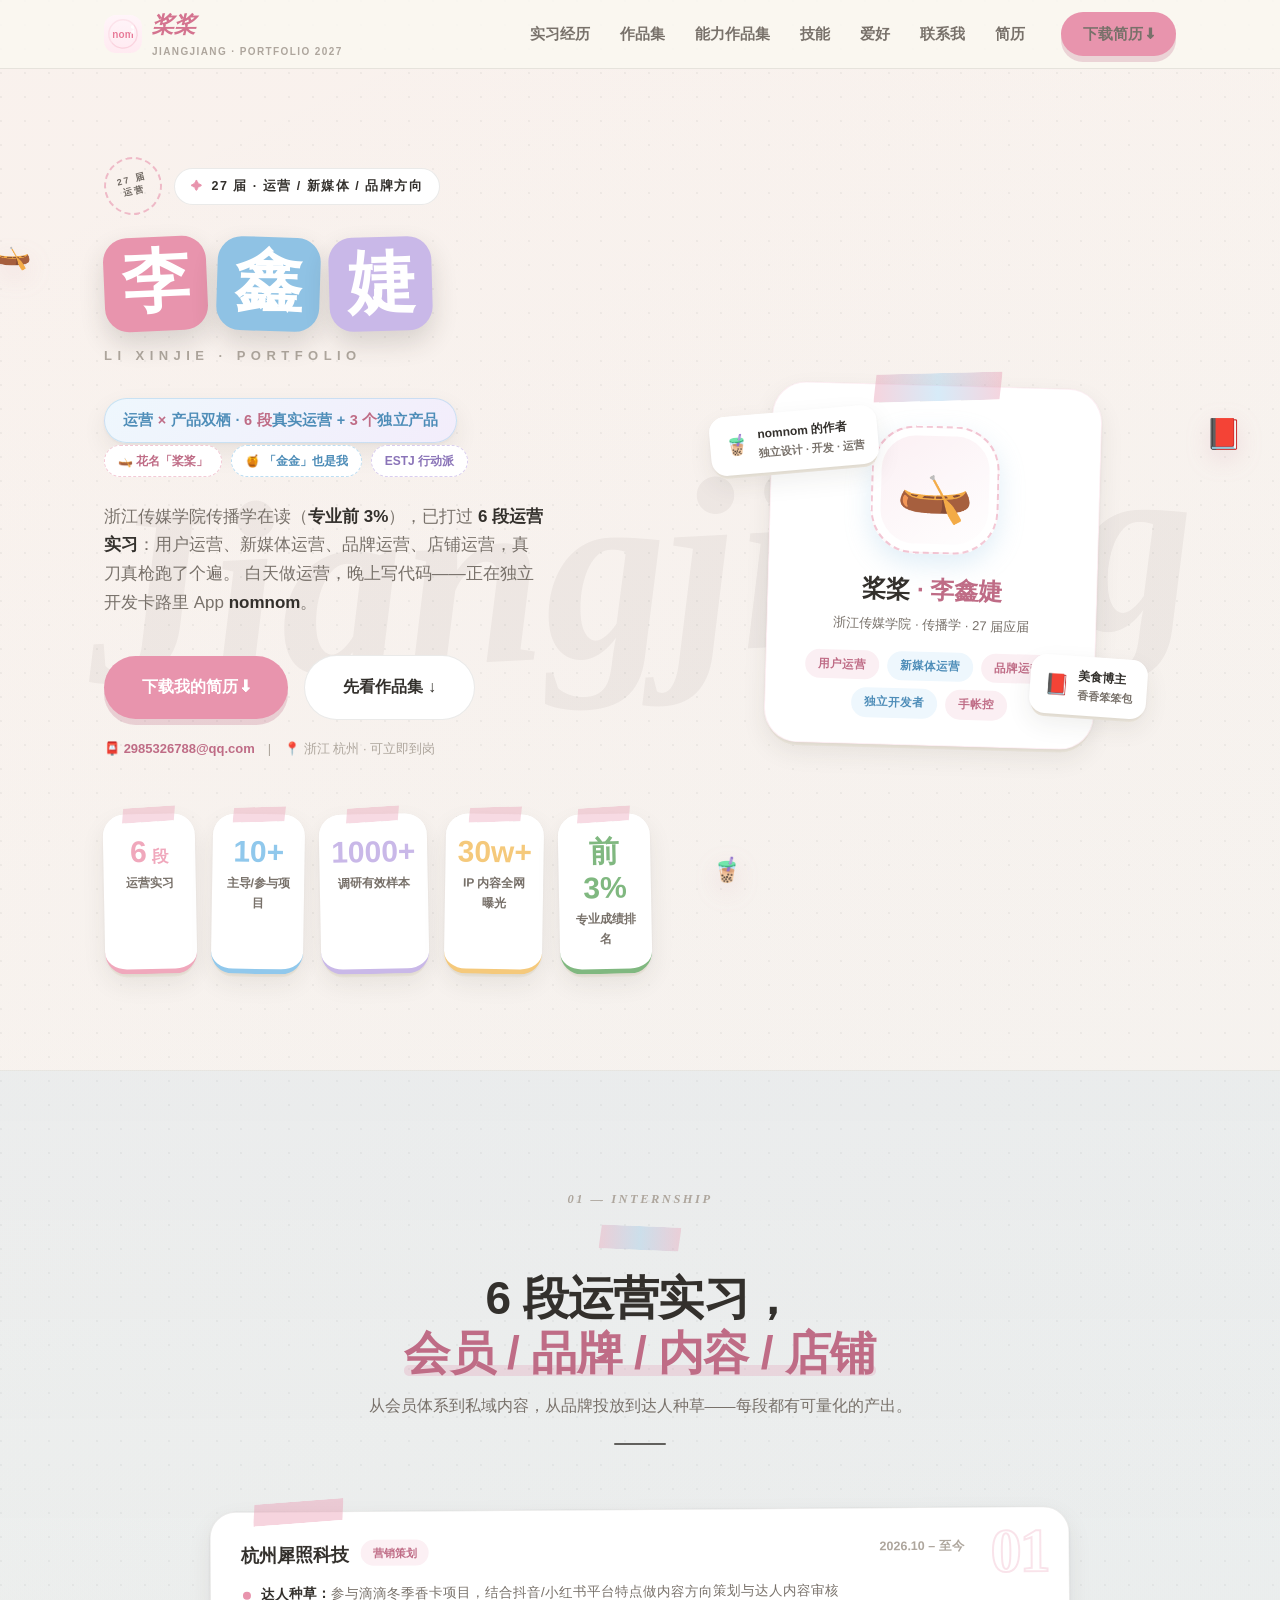
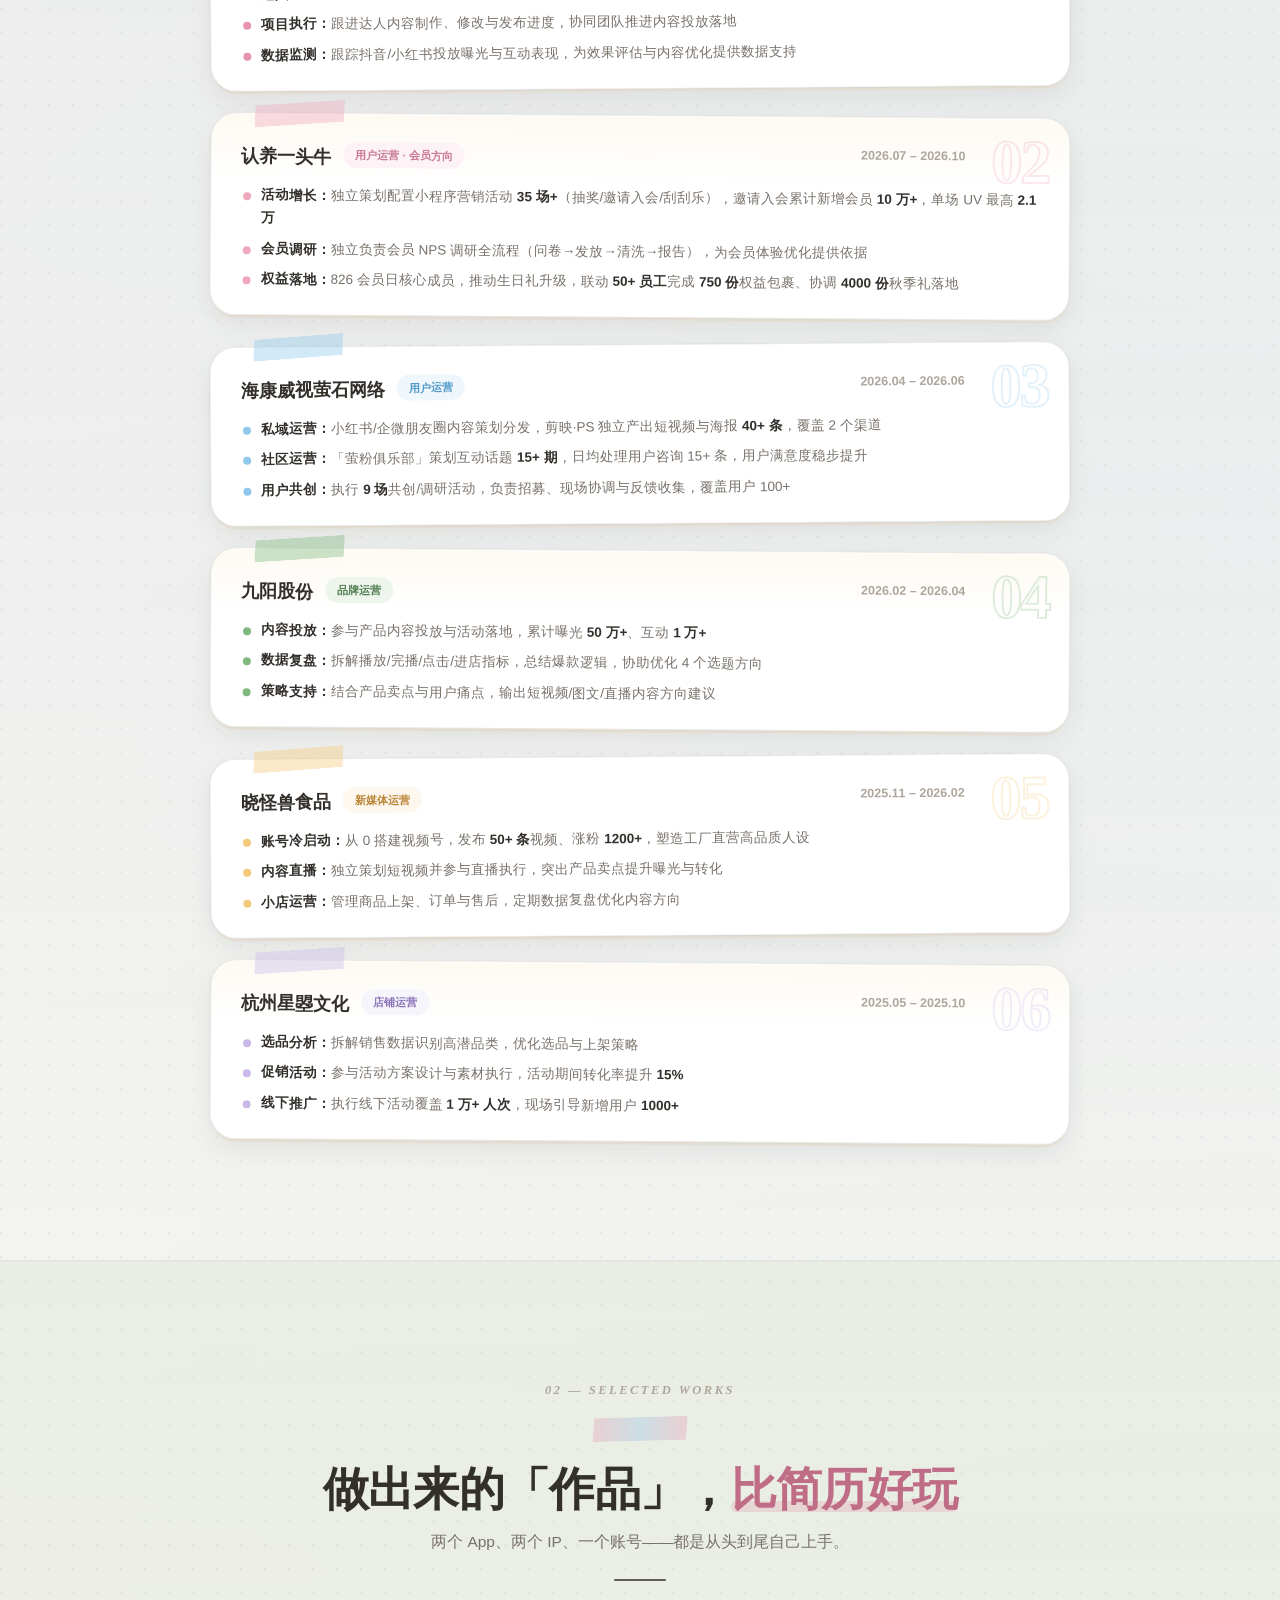
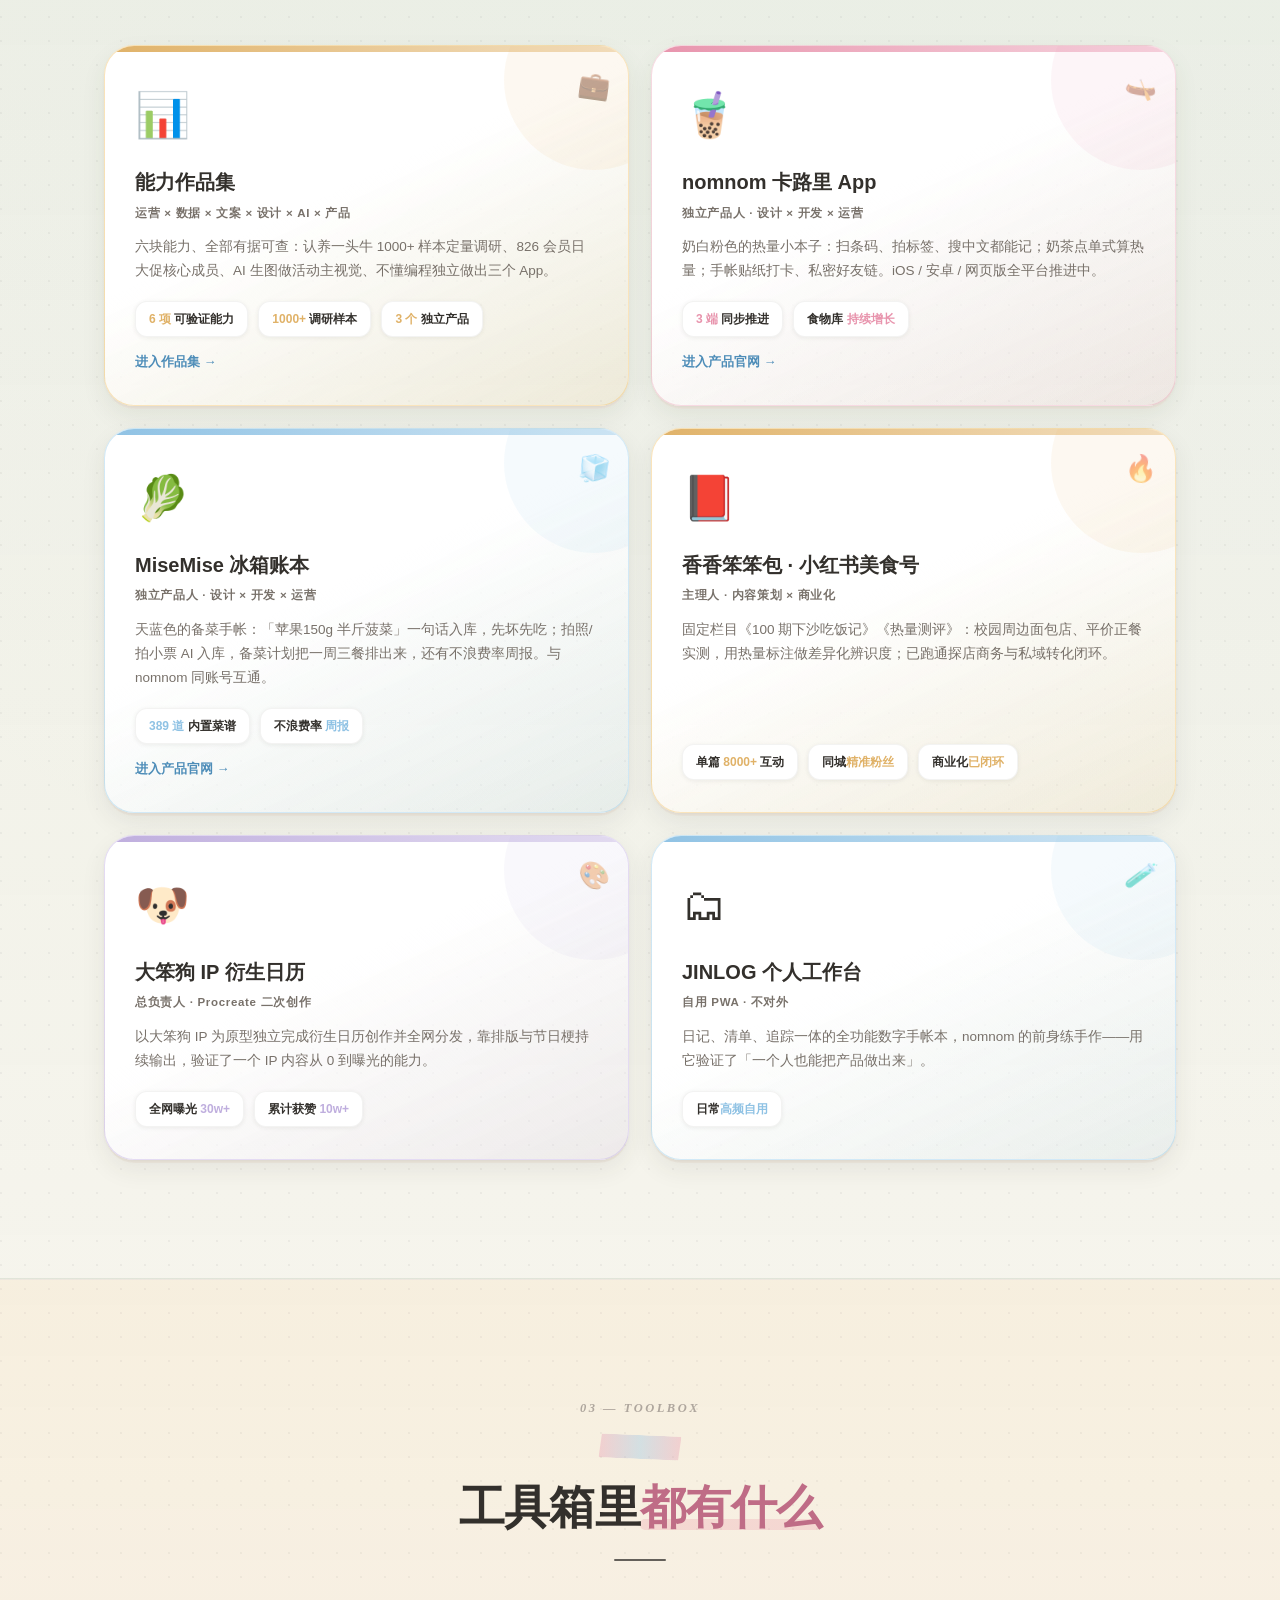
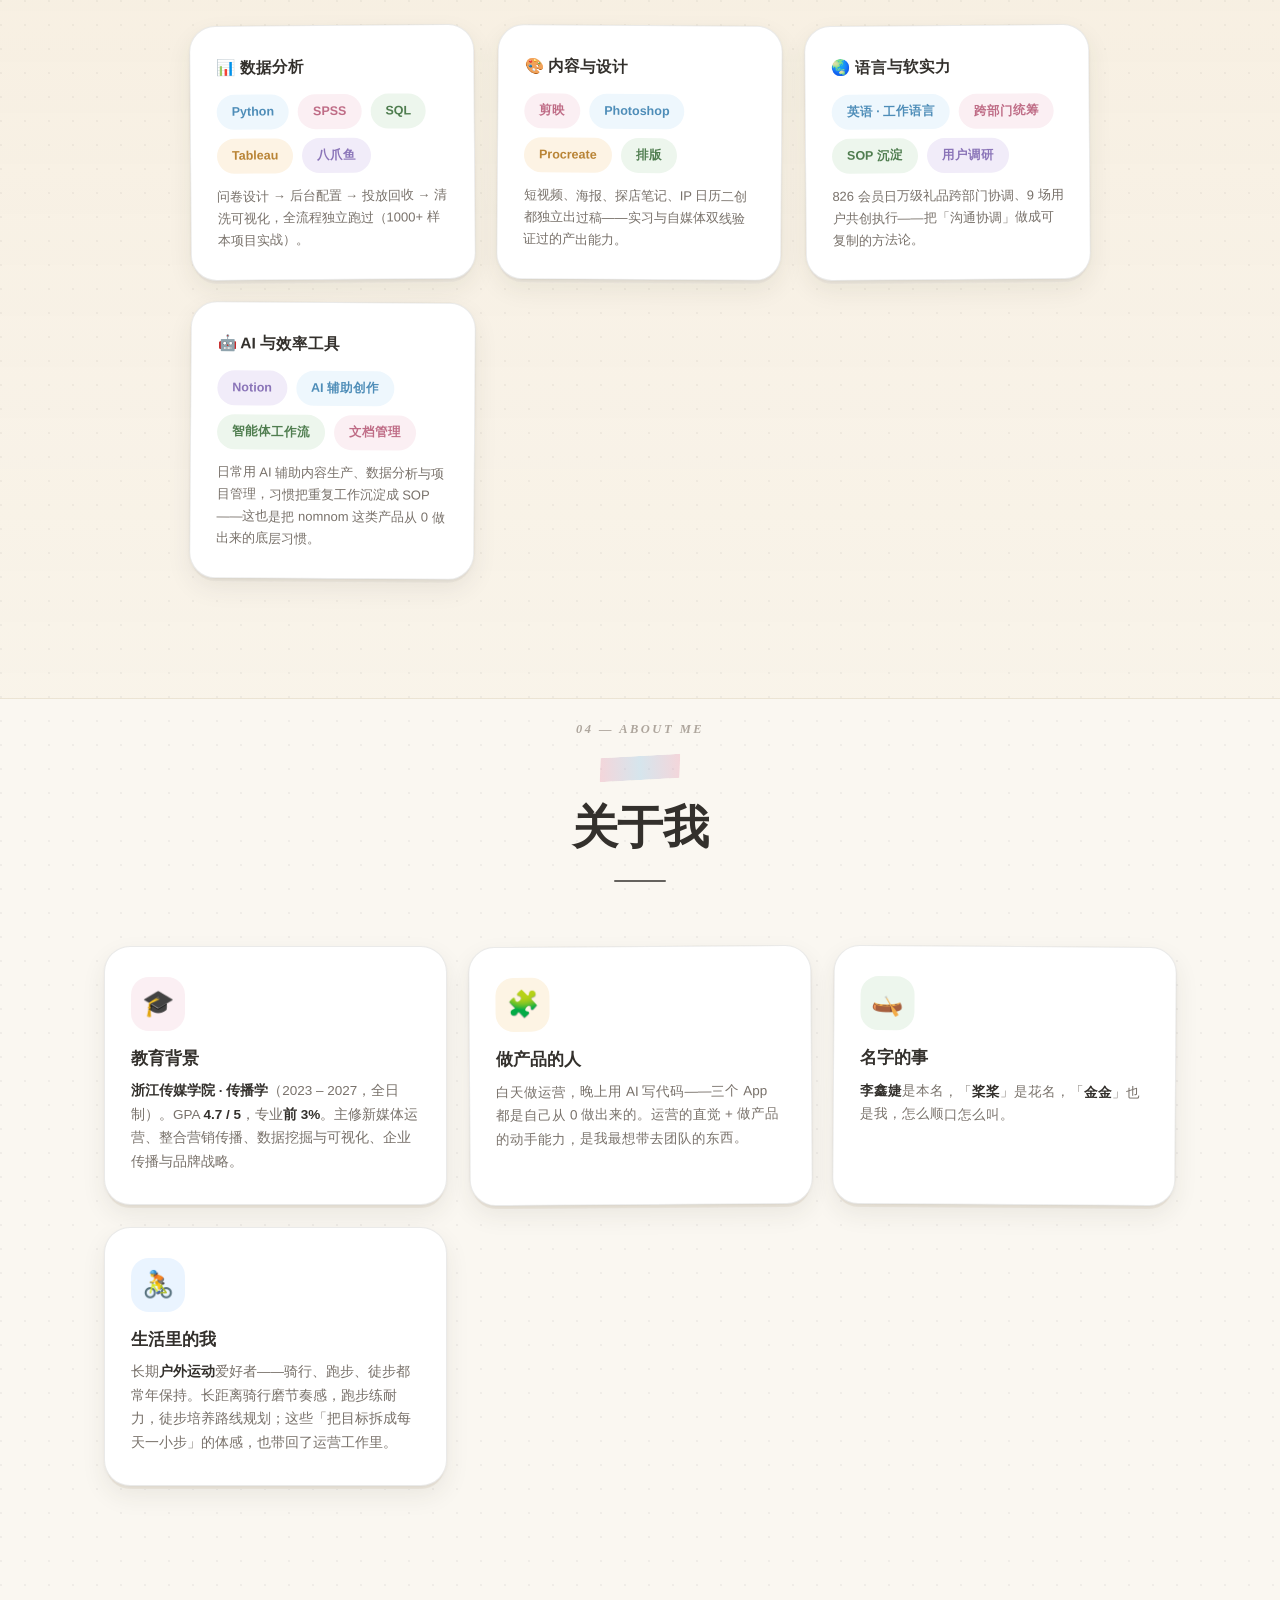
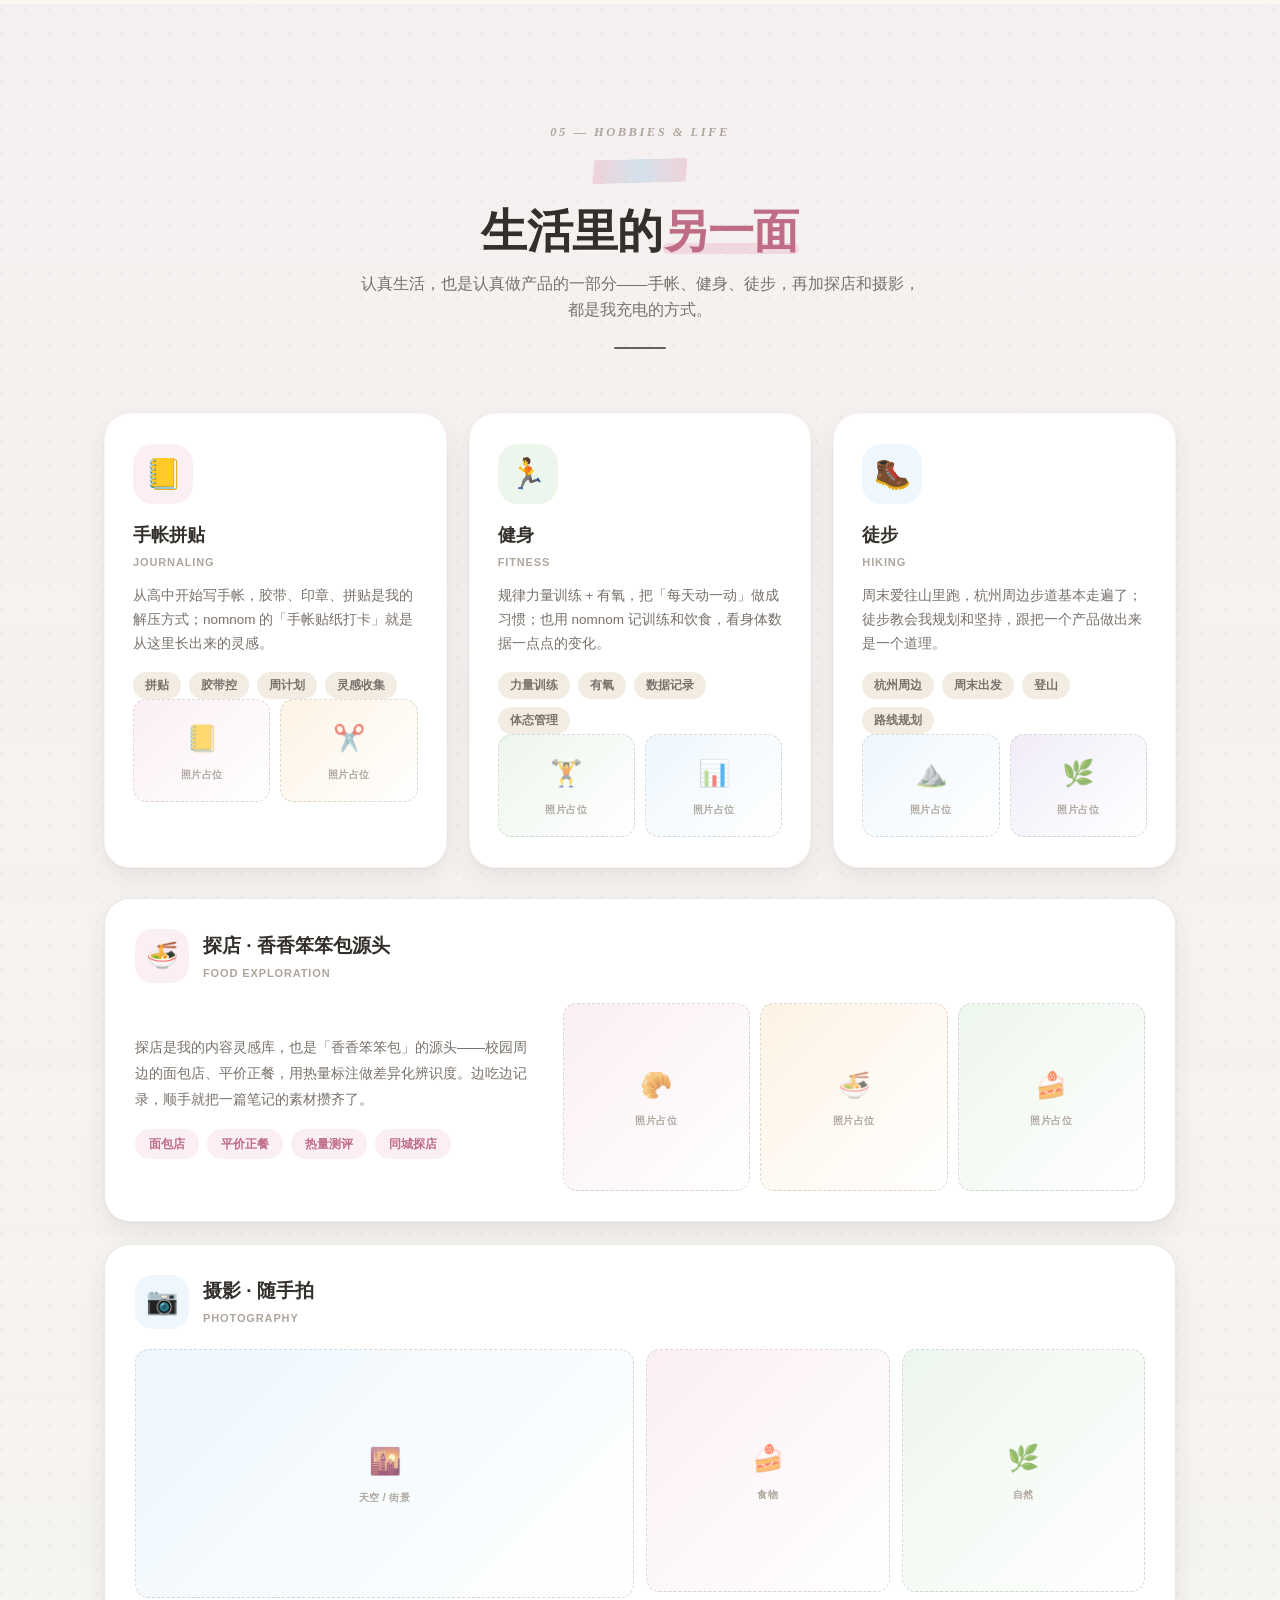
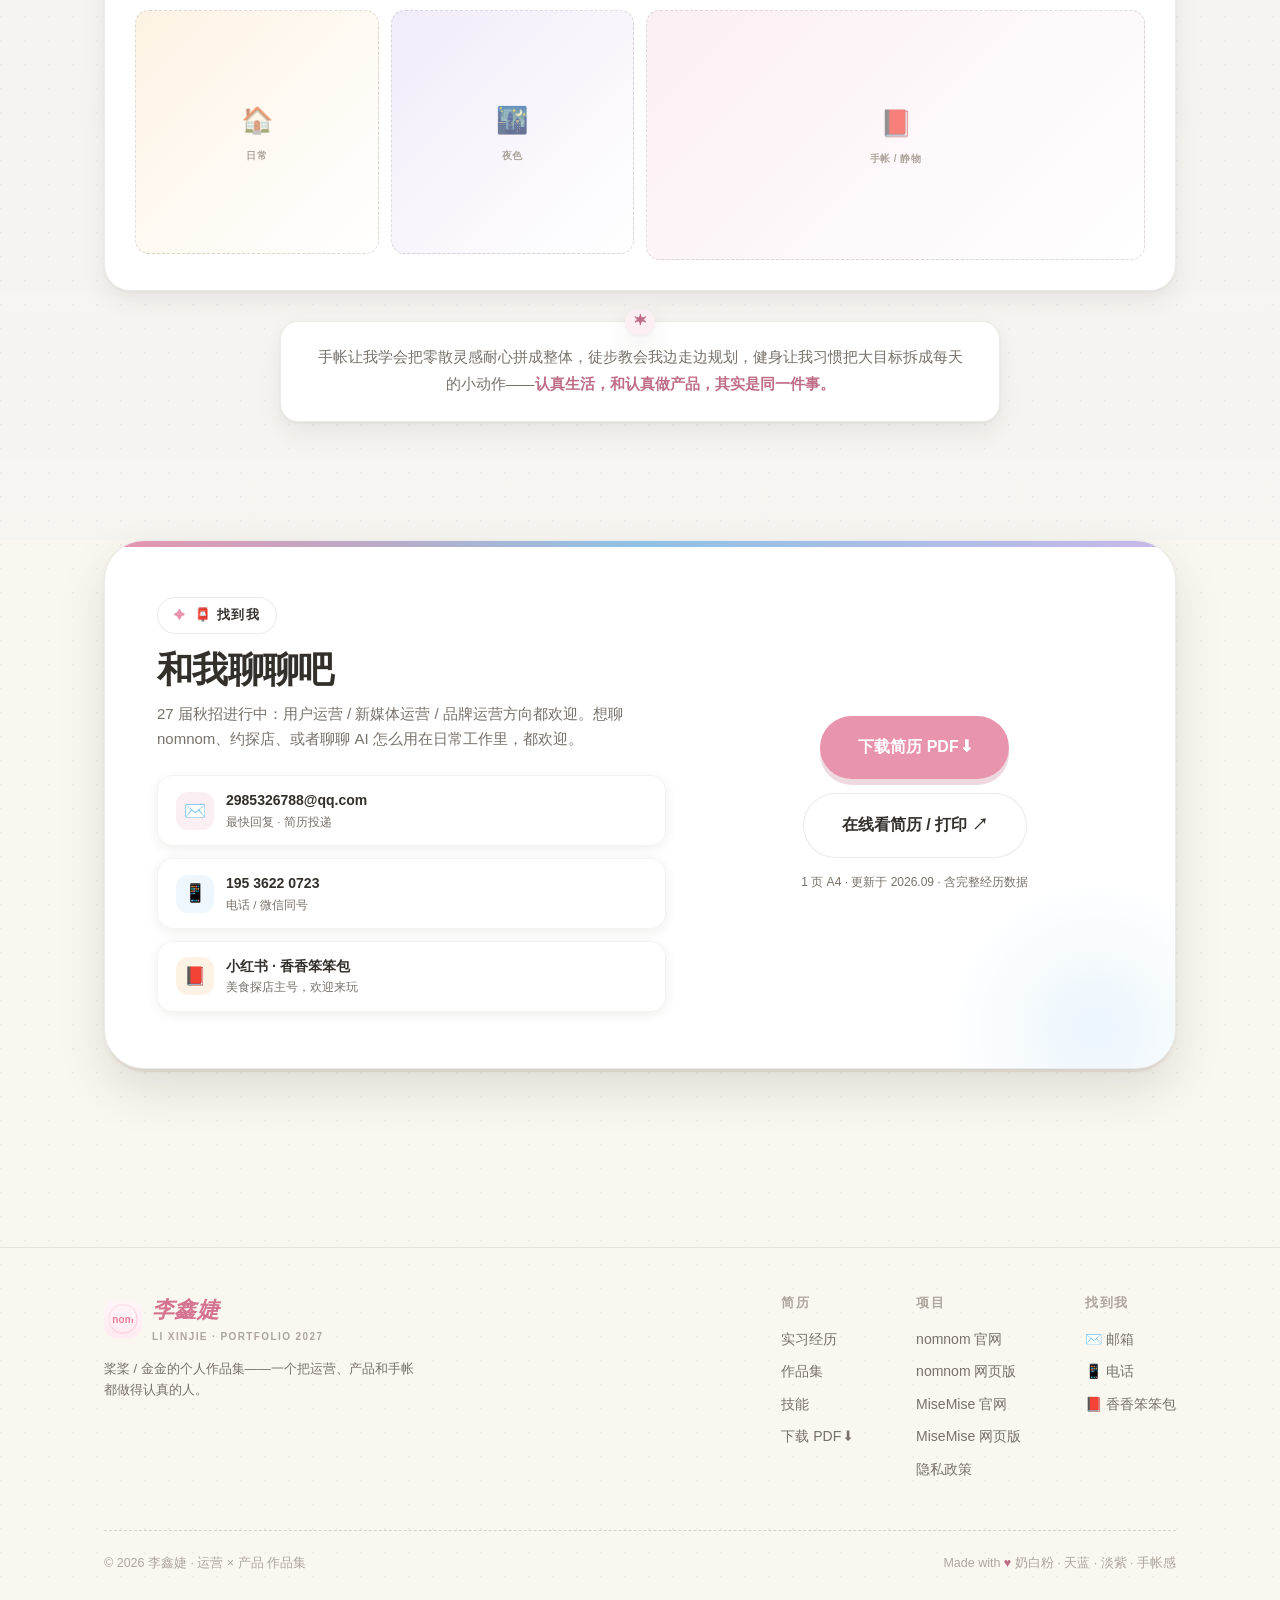
<file: index.html>
<!DOCTYPE html>
<html lang="zh-CN">
<head>
<meta charset="UTF-8" />
<meta name="viewport" content="width=device-width, initial-scale=1.0" />
<title>桨桨 | 用户运营 × 新媒体 × 品牌 · 27 届</title>
<meta name="description" content="李鑫婕（花名桨桨，也叫金金）的个人作品集：浙江传媒学院传播学 · 6 段运营实习 · nomnom 独立开发者 · 小红书美食博主 · 27 届求职中。" />
<meta name="theme-color" content="#FFF5F9" />
<meta property="og:title" content="李鑫婕 · 运营 × 产品 作品集 | 27 届应届" />
<meta property="og:description" content="浙江传媒学院传播学 · 6 段运营实习 · 独立做出 nomnom / MiseMise 等 3 个 App · 小红书美食博主。27 届秋招中。" />
<meta property="og:type" content="website" />
<meta property="og:url" content="https://echoofeuphoria-lxj.github.io/" />
<meta property="og:image" content="https://echoofeuphoria-lxj.github.io/assets/og-image.png" />
<meta name="twitter:card" content="summary_large_image" />
<link rel="icon" href="[data-uri]" />
<link rel="apple-touch-icon" href="[data-uri]" />
<style>
/* ============================================================
   nomnom 官方独立站 · 样式
   视觉规范：韩系简约 × 三丽鸥 × 奶白粉 × 手帐质感
   配色体系（严格来自 App 设计系统 docs/nomnom-visual-prompt.md）
   ============================================================ */

:root {
  /* ===== v3 视觉升级：奶油白收敛 x 杂志编辑感 x 手帐拼贴 =====
     配色逻辑：大面积一律奶油白 / 纯纸白；颜色只出现在数字、标签、色条等小面积位置。
     色值全部往「暖」的方向收半档，去掉原来的紫灰感。 */

  /* --- 纸与墨 --- */
  --card: #ffffff;        /* 卡片 纯纸白 */
  --paper: #ffffff;
  --bg: #faf7f1;          /* 页面底 奶油白（原奶白粉） */
  --bg-deep: #f2ece2;     /* 深一档奶油：便签底 / 标签底 */
  --text: #33302c;        /* 主墨 暖黑（原紫灰棕） */
  --text-2: #78716a;      /* 次要文字 */
  --text-3: #aea69d;      /* 弱文字 */

  /* --- 强调色：只用于小面积 --- */
  --pink: #e894ad;
  --pink-deep: #bf6c86;
  --pink-soft: #fbeff3;
  --blue: #8fc2e4;
  --blue-deep: #4e8db8;
  --green: #7fb07f;
  --danger: #d9788a;
  --ink: #d4738f;         /* logo 用 */

  /* --- 手帐素材 --- */
  --tape: rgba(232, 148, 173, 0.34);
  --tape-blue: rgba(143, 194, 228, 0.34);
  --line: rgba(51, 48, 44, 0.10);    /* 实线分隔 */
  --line-2: rgba(51, 48, 44, 0.06);
  --dash: rgba(51, 48, 44, 0.18);    /* 虚线分隔（手帐缝线感） */

  /* --- 圆角与投影：v4 纸艺层叠 —— 光从左上，双层影（贴地影 + 环境影），纸要有厚度 --- */
  --radius-lg: 26px;
  --radius-md: 18px;
  --shadow: 0 2px 5px rgba(52, 45, 38, 0.05), 0 22px 48px rgba(52, 45, 38, 0.13);
  --shadow-sm: 0 1px 3px rgba(52, 45, 38, 0.05), 0 10px 24px rgba(52, 45, 38, 0.08);
  /* 纸叠纸：卡片底下露出一条实色「第二张纸」的边，手帐卡纸感的核心手法 */
  --paper-edge: 0 5px 0 -2px var(--bg-deep);
  --paper-lift: inset 0 1px 0 rgba(255, 255, 255, 0.85);

  --font: "PingFang SC", "Hiragino Sans GB", "Microsoft YaHei", "Noto Sans SC", -apple-system, sans-serif;
  --font-se: Georgia, "Times New Roman", "Songti SC", "Noto Serif SC", serif;  /* 英文小字 / 编号 */
  --font-num: ui-monospace, "SF Mono", "Menlo", "Consolas", monospace;         /* 数字 */
}

* { margin: 0; padding: 0; box-sizing: border-box; }

html { scroll-behavior: smooth; -webkit-text-size-adjust: 100%; }

/* 锚点跳转时给吸顶导航（68px 高）留出空间，避免区块标题被盖住 */
[id] { scroll-margin-top: 84px; }

body {
  font-family: var(--font);
  background-color: var(--bg);
  color: var(--text);
  line-height: 1.68;
  overflow-x: hidden;
  /* 底纹 = 极淡点阵纸 + 两团几乎看不见的色晕（原来是明显的粉色光斑） */
  background-image:
    radial-gradient(circle at 1px 1px, rgba(51, 48, 44, 0.05) 1px, transparent 0),
    radial-gradient(circle at 8% -6%, rgba(232, 148, 173, 0.07), transparent 34%),
    radial-gradient(circle at 97% 22%, rgba(143, 194, 228, 0.07), transparent 30%);
  background-size: 24px 24px, 100% 100%, 100% 100%;
}

img { max-width: 100%; display: block; }
a { color: inherit; text-decoration: none; }
ul { list-style: none; }

.container { max-width: 1120px; margin: 0 auto; padding: 0 24px; }
.section { padding: 118px 0; }

/* ============================================================
   杂志编辑感：章节页眉体系
   每个带 .sec-head 的 section 自动获得 01 / 02 编号 + 短分隔线
   （用 :has() 只给有页眉的章节计数，编号不会跳号；不支持则优雅降级为无编号）
   ============================================================ */
main { counter-reset: secno; }
.section:has(> .container > .sec-head) { counter-increment: secno; }

/* ---------- 通用小组件 ---------- */
.tag {
  display: inline-flex; align-items: center; gap: 8px;
  background: var(--paper); color: var(--text);
  border: 1px solid var(--line);
  border-radius: 999px; padding: 7px 16px;
  font-size: 12.5px; font-weight: 700; letter-spacing: 0.12em;
}
.tag::before { content: "✦"; font-size: 11px; color: var(--pink); }

/* --- 章节页眉：编号 + 英文标签 + 大标题 + 收尾短线 --- */
.sec-head { text-align: center; max-width: 680px; margin: 0 auto 64px; position: relative; }
.sec-head::before {
  content: counter(secno, decimal-leading-zero) " — " attr(data-en);
  display: block; font-family: var(--font-se); font-style: italic;
  font-size: 12.5px; font-weight: 700; letter-spacing: .2em;
  color: var(--text-3); text-transform: uppercase; margin-bottom: 16px;
}
.sec-head::after {
  content: ""; display: block; width: 52px; height: 2px; border-radius: 2px;
  background: var(--text); opacity: .75; margin: 24px auto 0;
}
.sec-head h2 {
  font-size: clamp(30px, 4.6vw, 46px);
  font-weight: 900; color: var(--text); letter-spacing: -0.015em;
  margin: 0 0 12px; line-height: 1.2;
}
.sec-head h2 .hl { color: var(--pink-deep); position: relative; white-space: nowrap; }
.sec-head h2 .hl::after {
  content: ""; position: absolute; left: 0; right: 0; bottom: 3px; height: 11px;
  background: rgba(232, 148, 173, 0.28); z-index: -1; border-radius: 5px;
}
.sec-head p { color: var(--text-2); font-size: 15.5px; max-width: 560px; margin: 0 auto; }
.sec-head .tape { margin-bottom: 12px; }

/* 纸胶带 */
.tape {
  display: inline-block; width: 82px; height: 24px;
  background: linear-gradient(90deg, var(--tape), var(--tape-blue), var(--tape));
  clip-path: polygon(3% 0, 100% 0, 97% 100%, 0 100%);
  transform: rotate(-3deg);
  box-shadow: 0 2px 6px rgba(52, 45, 38, 0.10);
}
/* 手帐拼贴：胶带角度交错，别让每一节长得一样 */
main > section:nth-of-type(even) .sec-head .tape { transform: rotate(2.4deg); }
main > section:nth-of-type(3n) .sec-head .tape { width: 96px; transform: rotate(-1.6deg); }

/* 印章 */
.stamp {
  display: inline-flex; align-items: center; justify-content: center;
  width: 74px; height: 74px; border: 2.5px dashed rgba(232, 148, 173, 0.6);
  border-radius: 50%; color: rgba(52, 45, 38, 0.7);
  font-size: 11px; font-weight: 900; letter-spacing: 0.22em; text-align: center;
  transform: rotate(-14deg); line-height: 1.3;
}

/* 按钮 */
.btn {
  display: inline-flex; align-items: center; justify-content: center; gap: 8px;
  border: none; cursor: pointer; font-family: var(--font);
  border-radius: 999px; font-weight: 800; font-size: 15px;
  padding: 15px 30px; transition: transform 0.18s ease, box-shadow 0.18s ease, background 0.18s;
  white-space: nowrap;
}
.btn-pink { background: var(--pink); color: #fff; box-shadow: 0 6px 0 rgba(191, 108, 134, 0.26); }
.btn-pink:hover { transform: translateY(-2px); background: #ec9fb6; box-shadow: 0 8px 0 rgba(191, 108, 134, 0.3); }
.btn-pink:active { transform: translateY(3px); box-shadow: 0 3px 0 rgba(191, 108, 134, 0.26); }
.btn-ghost { background: var(--paper); color: var(--text); border: 1px solid var(--line); }
.btn-ghost:hover { transform: translateY(-2px); border-color: var(--text-3); }
.btn-blue { background: var(--blue); color: #fff; box-shadow: 0 6px 0 rgba(78, 141, 184, 0.24); }
.btn-blue:hover { transform: translateY(-2px); }
.btn-lg { padding: 18px 38px; font-size: 16px; }

/* ---------- 顶部导航 ---------- */
.site-nav {
  position: sticky; top: 0; z-index: 50;
  background: rgba(250, 247, 241, 0.88);
  backdrop-filter: blur(16px); -webkit-backdrop-filter: blur(16px);
  border-bottom: 1px solid var(--line);
}
.nav-inner { display: flex; align-items: center; justify-content: space-between; height: 68px; }
.logo { display: flex; align-items: center; gap: 10px; }
.logo img { width: 38px; height: 38px; border-radius: 12px; }
.logo-name { font-size: 22px; font-weight: 900; letter-spacing: 0.02em; color: var(--ink); font-style: italic; }
.logo-name small { display: block; font-size: 10px; font-weight: 600; color: var(--text-3); letter-spacing: 0.14em; font-style: normal; }
.nav-links { display: flex; align-items: center; gap: 30px; }
.nav-links a { font-size: 14.5px; font-weight: 600; color: var(--text-2); transition: color 0.15s; }
.nav-links a:hover { color: var(--pink-deep); }
.nav-cta { margin-left: 6px; padding: 10px 22px; font-size: 14px; }

.nav-toggle { display: none; background: none; border: none; cursor: pointer; padding: 10px; }
.nav-toggle span { display: block; width: 22px; height: 2.4px; background: var(--pink-deep); border-radius: 2px; margin: 5px 0; transition: 0.2s; }

/* ---------- Hero ---------- */
.hero { position: relative; padding: 88px 0 96px; overflow: hidden; }
.hero-grid { display: grid; grid-template-columns: 1.06fr 0.94fr; gap: 40px; align-items: center; }

.hero-kicker { display: flex; align-items: center; gap: 12px; margin-bottom: 22px; }
.hero-kicker .stamp { width: 58px; height: 58px; font-size: 9px; }
.hero h1 {
  font-size: clamp(34px, 5.4vw, 58px); font-weight: 900; line-height: 1.22;
  letter-spacing: 0.01em; color: var(--text);
}
.hero h1 .hl { color: var(--pink-deep); }
.hero .sub { margin: 26px 0 38px; font-size: 17px; color: var(--text-2); max-width: 440px; }
.hero .sub b { color: var(--text); }
.hero-cta { display: flex; gap: 16px; flex-wrap: wrap; align-items: center; }

/* 首屏价值主张（一句话电梯演讲） */
.hero-pitch {
  display: inline-block; margin: 14px 0 2px; padding: 9px 18px;
  font-size: 14.5px; font-weight: 800; letter-spacing: .2px; color: var(--blue-deep);
  background: linear-gradient(135deg, #eef7fd, #f3edfb);
  border: 1.5px solid rgba(143, 194, 228, .4); border-radius: 999px;
  box-shadow: var(--shadow-sm);
}
.hero-pitch b { color: var(--pink-deep); }
.hero-note { margin-top: 18px; font-size: 13px; color: var(--text-3); }
.hero-note b { color: var(--pink-deep); }

.hero-deco { position: absolute; inset: 0; pointer-events: none; z-index: 0; }
.hero .container { position: relative; z-index: 1; }
.blob { position: absolute; border-radius: 50%; filter: blur(2px); }
.float-emoji {
  position: absolute; font-size: 30px; filter: drop-shadow(0 8px 12px rgba(200,120,144,.18));
  animation: floaty 5s ease-in-out infinite;
}
.float-emoji.e1 { top: 16%; left: -6px; animation-delay: 0s; }
.float-emoji.e2 { bottom: 18%; right: 42%; animation-delay: 1.6s; font-size: 24px; }
.float-emoji.e3 { top: 34%; right: 3%; animation-delay: .8s; }

/* 手机 mockup */
.phone-wrap { position: relative; display: flex; justify-content: center; }
.phone-glow {
  position: absolute; width: 420px; height: 420px; top: 50%; left: 50%;
  transform: translate(-50%, -50%); background: radial-gradient(circle, rgba(240,168,188,.28), transparent 62%);
  z-index: 0; border-radius: 50%;
}
.phone {
  position: relative; z-index: 1; width: 302px; height: 622px; border-radius: 48px;
  background: #fff; padding: 10px;
  box-shadow: 0 30px 70px rgba(52, 45, 38, 0.3), 0 0 0 2px rgba(52, 45, 38, 0.14);
}
.phone-screen {
  width: 100%; height: 100%; border-radius: 39px; overflow: hidden;
  background: var(--bg); display: flex; flex-direction: column; position: relative;
}
.phone-notch { position: absolute; top: 10px; left: 50%; transform: translateX(-50%); width: 106px; height: 26px; background: #fff; border-radius: 999px; z-index: 3; box-shadow: inset 0 1px 2px rgba(0,0,0,.04); }
.screen-status { display: flex; justify-content: space-between; align-items: center; padding: 15px 22px 4px; font-size: 11px; font-weight: 800; color: var(--text); }
.screen-status .pill { background: rgba(255,255,255,.9); border-radius: 999px; padding: 2px 9px; font-size: 10px; color: var(--text-2); }

.screen-body { flex: 1; overflow: hidden; padding: 10px 16px 0; display: flex; flex-direction: column; gap: 12px; }
.screen-hello { display: flex; justify-content: space-between; align-items: baseline; }
.screen-hello h4 { font-size: 15px; font-weight: 800; }
.screen-hello h4 small { display: block; font-size: 10px; color: var(--text-2); font-weight: 500; margin-top: 2px; }
.screen-hello .mini-ava { width: 34px; height: 34px; border-radius: 12px; background: var(--pink-soft); display: flex; align-items: center; justify-content: center; font-size: 17px; }

.ring-card {
  background: #fff; border-radius: 24px; padding: 16px 16px 12px; text-align: center;
  box-shadow: var(--shadow-sm);
}
.ring-title { font-size: 12px; color: var(--text-2); margin-bottom: 4px; letter-spacing: 0.1em; }
.ring-num { font-size: 32px; font-weight: 900; color: var(--text); line-height: 1.1; }
.ring-num small { font-size: 13px; font-weight: 700; color: var(--pink-deep); }
.ring-meta { font-size: 10.5px; color: var(--text-2); margin-top: 4px; }
.ring-meta b { color: var(--text); }

.ring-row { display: flex; align-items: center; justify-content: center; gap: 4px; }
.ring-budget { font-size: 10.5px; color: var(--text-2); margin-top: 8px; }
.ring-budget b { color: var(--green); }
.bar-mini { height: 6px; background: var(--pink-soft); border-radius: 99px; margin-top: 6px; overflow: hidden; }
.bar-mini i { display: block; height: 100%; width: 62%; border-radius: 99px; background: linear-gradient(90deg, var(--pink), var(--blue)); }

.log-row { background: #fff; border-radius: 20px; padding: 10px 14px; display: flex; align-items: center; gap: 12px; box-shadow: var(--shadow-sm); }
.log-row .lg-ico { width: 40px; height: 40px; border-radius: 14px; display: flex; align-items: center; justify-content: center; font-size: 20px; flex: none; }
.log-row .lg-ico.bg-pink { background: var(--pink-soft); }
.log-row .lg-ico.bg-blue { background: #eef7fd; }
.log-row .lg-ico.bg-green { background: #edf6ed; }
.log-row .lg-tx { flex: 1; min-width: 0; }
.log-row .lg-tx .nm { font-size: 13px; font-weight: 800; display: flex; align-items: center; gap: 6px; }
.log-row .lg-tx .nm .meal { font-size: 9px; background: var(--pink-soft); color: var(--pink-deep); border-radius: 6px; padding: 1px 6px; font-weight: 700; }
.log-row .lg-tx .note { font-size: 10.5px; color: var(--text-2); margin-top: 1px; }
.log-row .kcal { font-weight: 900; font-size: 13px; color: var(--text); }
.log-row .kcal small { font-size: 9px; color: var(--text-3); font-weight: 600; }

.screen-add { background: var(--pink); color: #fff; border-radius: 16px; padding: 11px; text-align: center; font-size: 13px; font-weight: 800; box-shadow: 0 5px 0 rgba(200,120,144,.3); margin-top: 2px; }
.screen-tab {
  margin-top: auto; display: flex; justify-content: space-around; align-items: center;
  background: #fff; border-radius: 22px 22px 0 0; padding: 11px 8px 14px;
}
.screen-tab .t { display: flex; flex-direction: column; align-items: center; gap: 3px; font-size: 8.5px; color: var(--text-3); font-weight: 700; }
.screen-tab .t .i { font-size: 16px; }
.screen-tab .t.on { color: var(--pink-deep); }

.phone-sticker { position: absolute; z-index: 2; background: #fff; border-radius: 18px; box-shadow: var(--shadow); padding: 10px 14px; display: flex; align-items: center; gap: 10px; }
.phone-sticker .ps-ico { font-size: 24px; }
.phone-sticker .ps-tx .t1 { font-size: 11px; font-weight: 800; }
.phone-sticker .ps-tx .t2 { font-size: 10px; color: var(--text-2); }
.phone-sticker.ps-1 { top: 64px; right: -34px; transform: rotate(5deg); animation: floaty 6s ease-in-out infinite; }
.phone-sticker.ps-2 { bottom: 120px; left: -40px; transform: rotate(-6deg); animation: floaty 7s ease-in-out infinite 1s; }
.phone-sticker.ps-2 .ps-ico { font-size: 22px; }

/* ---------- 品牌条 ---------- */
.brand-strip { border-block: 1px dashed rgba(232, 148, 173, 0.3); padding: 20px 0; }
.brand-strip p { text-align: center; font-size: 13px; color: var(--text-2); margin-bottom: 12px; letter-spacing: 0.18em; }
.brand-tags { display: flex; flex-wrap: wrap; justify-content: center; gap: 12px; }
.brand-tags span {
  background: #fff; border: 1px solid rgba(232, 148, 173, 0.35); border-radius: 999px;
  padding: 8px 18px; font-size: 13px; font-weight: 700; color: var(--pink-deep); box-shadow: var(--shadow-sm);
}

/* ---------- 功能卡片 ---------- */
.feature-grid { display: grid; grid-template-columns: repeat(3, 1fr); gap: 22px; }
.f-card {
  background: var(--card); border-radius: var(--radius-lg); padding: 30px 28px;
  box-shadow: var(--shadow-sm); position: relative; transition: transform .22s ease, box-shadow .22s ease;
  border: 1px solid rgba(232, 148, 173, 0.12);
}
.f-card:hover { transform: translateY(-7px) rotate(-0.4deg); box-shadow: var(--shadow); }
.f-ico {
  width: 62px; height: 62px; border-radius: 20px; display: flex; align-items: center; justify-content: center;
  font-size: 30px; margin-bottom: 18px;
}
.f-ico.bg-pink { background: var(--pink-soft); }
.f-ico.bg-blue { background: #eef7fd; }
.f-ico.bg-green { background: #edf6ed; }
.f-ico.bg-gold { background: #fdf3e4; }
.f-card h3 { font-size: 18px; font-weight: 900; margin-bottom: 8px; }
.f-card p { font-size: 14px; color: var(--text-2); line-height: 1.75; }
.f-card .f-more { display: inline-flex; align-items: center; gap: 6px; margin-top: 14px; font-size: 12.5px; font-weight: 800; color: var(--pink-deep); }
.f-mini-tag {
  position: absolute; top: 18px; right: 18px; background: var(--pink-soft); color: var(--pink-deep);
  font-size: 10px; font-weight: 800; border-radius: 8px; padding: 3px 9px; transform: rotate(3deg);
}

/* ---------- 三步记录 ---------- */
.steps-bg {
  background: #fff; border-radius: 40px; padding: 60px 48px;
  box-shadow: var(--shadow-sm); border: 1px solid rgba(232, 148, 173, 0.1);
}
.steps-row { display: grid; grid-template-columns: repeat(3, 1fr); gap: 26px; counter-reset: step; }
.step { position: relative; text-align: center; padding: 26px 20px 8px; }
.step::before {
  counter-increment: step; content: "0" counter(step);
  position: absolute; top: -18px; left: 50%; transform: translateX(-50%);
  width: 44px; height: 44px; border-radius: 50%; background: var(--bg-deep);
  display: flex; align-items: center; justify-content: center;
  font-weight: 900; font-size: 15px; color: var(--pink-deep);
  border: 2px dashed rgba(232, 148, 173, 0.55);
}
.step .s-emoji { font-size: 46px; display: block; margin: 6px 0 14px; }
.step h3 { font-size: 18px; font-weight: 900; margin-bottom: 8px; }
.step p { font-size: 14px; color: var(--text-2); line-height: 1.75; }
.step-dash { position: relative; }
.step-dash::after {
  content: ""; position: absolute; top: 6px; left: calc(50% + 46px); width: calc(100% - 92px);
  border-top: 2px dashed rgba(52, 45, 38, 0.28);
}

/* ---------- 目标模式 ---------- */
.goal-grid { display: grid; grid-template-columns: repeat(3, 1fr); gap: 22px; }
.goal-card { border-radius: var(--radius-lg); padding: 34px 30px; position: relative; overflow: hidden; }
.goal-card.g-pink { background: linear-gradient(150deg, #fff, var(--pink-soft)); border: 1.5px solid rgba(240,168,188,.35); }
.goal-card.g-blue { background: linear-gradient(150deg, #fff, #eef7fd); border: 1.5px solid rgba(144,200,236,.4); }
.goal-card.g-green { background: linear-gradient(150deg, #fff, #edf6ed); border: 1.5px solid rgba(128,184,128,.38); }
.goal-card .g-emoji { font-size: 40px; display: block; margin-bottom: 14px; }
.goal-card h3 { font-size: 19px; font-weight: 900; margin-bottom: 8px; }
.goal-card p { font-size: 14px; color: var(--text-2); line-height: 1.75; }
.goal-card .g-stats { display: flex; gap: 14px; margin-top: 18px; }
.goal-card .g-stats .st { flex: 1; background: rgba(255,255,255,.85); border-radius: 14px; padding: 10px 8px; text-align: center; }
.goal-card .g-stats .st .n { font-size: 16px; font-weight: 900; color: var(--text); display: block; }
.goal-card .g-stats .st .l { font-size: 10.5px; color: var(--text-2); }

/* ---------- 好友链 / 社交 ---------- */
.social-sec { background: linear-gradient(180deg, var(--bg) 0%, #fff 100%); }
.social-grid { display: grid; grid-template-columns: 1fr 1fr; gap: 56px; align-items: center; }
.social-copy .tag { margin-bottom: 8px; }
.social-copy h2 { font-size: clamp(26px, 3.6vw, 38px); font-weight: 900; line-height: 1.32; margin: 14px 0 16px; }
.social-copy h2 .hl { color: var(--blue-deep); }
.social-copy p { color: var(--text-2); font-size: 15.5px; max-width: 460px; }
.social-list { margin-top: 26px; display: grid; gap: 14px; }
.social-list li { display: flex; gap: 12px; align-items: flex-start; }
.social-list .c-ico { width: 42px; height: 42px; border-radius: 14px; background: #eef7fd; flex: none; display: flex; align-items: center; justify-content: center; font-size: 20px; }
.social-list b { font-size: 15px; display: block; }
.social-list span { font-size: 13px; color: var(--text-2); }

.friend-cards { position: relative; }
.friend-phone {
  background: #fff; border-radius: 34px; padding: 18px 20px; box-shadow: var(--shadow);
  border: 1px solid rgba(144, 200, 236, 0.25); max-width: 380px; margin-left: auto;
}
.fp-head { display: flex; align-items: center; gap: 12px; margin-bottom: 14px; }
.fp-head .ava { width: 46px; height: 46px; border-radius: 16px; background: #eef7fd; display: flex; align-items: center; justify-content: center; font-size: 23px; }
.fp-head b { display: block; font-size: 15px; }
.fp-head span { font-size: 11.5px; color: var(--text-2); }
.fp-head .f-ok { margin-left: auto; background: #edf6ed; color: var(--green); font-size: 11px; font-weight: 800; padding: 4px 10px; border-radius: 999px; }
.fp-row { display: flex; align-items: center; gap: 10px; background: var(--bg); border-radius: 16px; padding: 10px 12px; margin-bottom: 10px; }
.fp-row .r-emoji { font-size: 22px; }
.fp-row .r-tx { flex: 1; }
.fp-row .r-tx b { font-size: 13px; display: flex; gap: 6px; align-items: center; }
.fp-row .r-tx b i { font-style: normal; font-size: 9px; background: var(--pink-soft); color: var(--pink-deep); border-radius: 6px; padding: 1px 6px; }
.fp-row .r-tx span { font-size: 10.5px; color: var(--text-2); display: block; }
.fp-row .r-kcal { font-weight: 900; font-size: 12.5px; }
.fp-mini {
  position: absolute; left: -10px; bottom: 30px; background: #fff; border-radius: 18px; box-shadow: var(--shadow);
  padding: 12px 16px; border: 1px dashed rgba(144, 200, 236, 0.4); max-width: 210px; transform: rotate(-3deg);
}
.fp-mini b { font-size: 12.5px; color: var(--blue-deep); display: flex; gap: 6px; align-items: center; }
.fp-mini span { font-size: 11px; color: var(--text-2); }

/* ---------- 下载区 ---------- */
.dl-sec { position: relative; }
.dl-card-wrap { background: linear-gradient(160deg, #fff, var(--pink-soft)); border-radius: 44px; padding: 66px 56px; box-shadow: var(--shadow-sm); border: 1.5px solid rgba(232, 148, 173, 0.3); position: relative; overflow: hidden; }
.dl-card-wrap::after {
  content: ""; position: absolute; width: 320px; height: 320px; border-radius: 50%;
  background: radial-gradient(circle, rgba(232, 148, 173, 0.22), transparent 70%);
  right: -80px; top: -100px; pointer-events: none;
}
.dl-head { display: flex; align-items: center; gap: 18px; margin-bottom: 40px; position: relative; z-index: 1; }
.dl-logo { width: 84px; height: 84px; flex: none; border-radius: 24px; box-shadow: var(--shadow); }
.dl-head h2 { font-size: clamp(24px, 3.4vw, 36px); font-weight: 900; }
.dl-head p { color: var(--text-2); font-size: 14.5px; }
.plat-grid { display: grid; grid-template-columns: repeat(3, 1fr); gap: 20px; position: relative; z-index: 1; }
.plat-card { background: #fff; border-radius: 26px; padding: 28px 24px; text-align: center; box-shadow: var(--shadow-sm); display: flex; flex-direction: column; align-items: center; transition: transform .2s; }
.plat-card:hover { transform: translateY(-5px); }
.plat-ico { width: 58px; height: 58px; border-radius: 18px; display: flex; align-items: center; justify-content: center; font-size: 30px; margin-bottom: 14px; }
.plat-card h3 { font-size: 17px; font-weight: 900; }
.plat-card .st { font-size: 12px; color: var(--green); font-weight: 700; margin: 3px 0 6px; display: inline-flex; align-items: center; gap: 5px; }
.plat-card .st.wait { color: var(--text-3); }
.plat-card p { font-size: 12.5px; color: var(--text-2); line-height: 1.7; margin-bottom: 16px; }
.store-badge {
  display: inline-flex; align-items: center; gap: 9px; border-radius: 13px; padding: 9px 16px;
  background: #2f2a2e; color: #fff; font-size: 12px; font-weight: 800;
}
.store-badge .sb-t small { display: block; font-size: 9px; font-weight: 500; opacity: .75; letter-spacing: .04em; }
.store-badge.wait { background: #eee6ea; color: var(--text-2); }
.btn-sm { padding: 11px 22px; font-size: 13.5px; }

/* ---------- FAQ ---------- */
.faq-list { max-width: 760px; margin: 0 auto; display: grid; gap: 14px; }
.faq-item { background: #fff; border-radius: 20px; box-shadow: var(--shadow-sm); border: 1px solid rgba(232, 148, 173, 0.14); overflow: hidden; }
.faq-item summary {
  list-style: none; cursor: pointer; padding: 22px 26px; display: flex; justify-content: space-between; align-items: center;
  font-weight: 800; font-size: 15.5px;
}
.faq-item summary::-webkit-details-marker { display: none; }
.faq-item summary::after {
  content: "+"; font-size: 22px; font-weight: 700; color: var(--pink-deep); flex: none;
  width: 30px; height: 30px; border-radius: 50%; background: var(--pink-soft);
  display: flex; align-items: center; justify-content: center; transition: transform .2s;
}
.faq-item[open] summary::after { transform: rotate(45deg); }
.faq-item .faq-a { padding: 0 26px 22px; color: var(--text-2); font-size: 14.5px; line-height: 1.85; }
.faq-item .faq-a b { color: var(--text); }

/* ---------- CTA ---------- */
.cta-band { text-align: center; padding: 40px 0 10px; }
.cta-band .stamp { margin: 0 auto 22px; display: flex; }
.cta-band h2 { font-size: clamp(26px, 4vw, 40px); font-weight: 900; margin-bottom: 14px; }
.cta-band p { color: var(--text-2); margin-bottom: 30px; font-size: 16px; }

/* ---------- footer ---------- */
.site-footer { border-top: 1px dashed rgba(232, 148, 173, 0.35); margin-top: 60px; padding: 44px 0 34px; }
.footer-grid { display: flex; justify-content: space-between; gap: 32px; flex-wrap: wrap; align-items: flex-start; }
.footer-brand { max-width: 320px; }
.footer-brand .logo { margin-bottom: 12px; }
.footer-brand p { font-size: 13px; color: var(--text-2); }
.footer-cols { display: flex; gap: 64px; flex-wrap: wrap; }
.footer-cols .col h4 { font-size: 13px; color: var(--text-3); letter-spacing: .12em; margin-bottom: 14px; }
.footer-cols .col a { display: block; font-size: 14px; color: var(--text-2); margin-bottom: 9px; }
.footer-cols .col a:hover { color: var(--pink-deep); }
.footer-bottom { margin-top: 40px; padding-top: 22px; border-top: 1px dashed rgba(232, 148, 173, 0.25); display: flex; justify-content: space-between; gap: 12px; flex-wrap: wrap; font-size: 12.5px; color: var(--text-3); }
.footer-bottom .love { color: var(--pink-deep); }

/* ---------- 滚动显现 ---------- */
.reveal { opacity: 0; transform: translateY(26px); transition: opacity .7s ease, transform .7s ease; }
.reveal.in { opacity: 1; transform: none; }

@keyframes floaty { 0%,100% { transform: translateY(0) rotate(0deg); } 50% { transform: translateY(-12px) rotate(2deg); } }

/* ============================================================
   个人站（金金）扩展组件 —— 复用上方全部变量与基础件
   ============================================================ */

/* --- 贴纸头像卡 --- */
.profile-wrap { position: relative; display: flex; justify-content: center; }
.profile-card {
  position: relative; width: 330px; max-width: 88%; background: #fff;
  border-radius: 34px; padding: 34px 30px 26px; text-align: center;
  box-shadow: var(--shadow); transform: rotate(1.6deg);
  border: 1px solid rgba(232, 148, 173, 0.16);
}
.profile-card .tape-lg {
  position: absolute; top: -13px; left: 50%; transform: translateX(-50%) rotate(-3deg);
  width: 130px; height: 28px;
  background: linear-gradient(90deg, rgba(232, 148, 173, 0.4), rgba(144, 200, 236, 0.36), rgba(232, 148, 173, 0.4));
  clip-path: polygon(3% 0, 100% 0, 97% 100%, 0 100%);
  box-shadow: 0 2px 6px rgba(52, 45, 38, 0.18);
}
.avatar {
  width: 128px; height: 128px; margin: 6px auto 16px; border-radius: 44px;
  background: linear-gradient(145deg, var(--pink-soft), #fff);
  border: 2.5px dashed rgba(232, 148, 173, 0.5);
  display: flex; align-items: center; justify-content: center; font-size: 62px;
  box-shadow: inset 0 0 0 8px #fff, 0 10px 26px rgba(143, 194, 228, .28);
}
.profile-card .p-name { font-size: 24px; font-weight: 900; }
.profile-card .p-name em { font-style: normal; color: var(--pink-deep); }
.profile-card .p-sub { font-size: 13px; color: var(--text-2); margin-top: 4px; }
.p-chips { display: flex; flex-wrap: wrap; gap: 8px; justify-content: center; margin-top: 16px; }
.p-chips span {
  background: var(--pink-soft); color: var(--pink-deep); font-size: 11.5px; font-weight: 800;
  border-radius: 999px; padding: 5px 13px;
}
.p-chips span.alt { background: #eef7fd; color: var(--blue-deep); }
.profile-mini {
  position: absolute; z-index: 2; background: #fff; border-radius: 16px; box-shadow: var(--shadow);
  padding: 10px 14px; display: flex; align-items: center; gap: 9px; font-size: 12px; font-weight: 800;
}
.profile-mini .m-ico { font-size: 20px; }
.profile-mini.pm-1 { top: 26px; left: 4%; transform: rotate(-5deg); animation: floaty 6s ease-in-out infinite; }
.profile-mini.pm-2 { bottom: 30px; right: 6%; transform: rotate(4deg); animation: floaty 7s ease-in-out infinite 1.2s; }
.profile-mini span { font-weight: 600; color: var(--text-2); font-size: 11px; display: block; }

/* --- 关于我卡片 --- */
.about-grid { display: grid; grid-template-columns: repeat(3, 1fr); gap: 22px; }
.about-card { background: #fff; border-radius: var(--radius-lg); padding: 30px 26px; box-shadow: var(--shadow-sm); border: 1px solid rgba(232, 148, 173, 0.12); }
.about-card .a-ico { width: 54px; height: 54px; border-radius: 18px; display: flex; align-items: center; justify-content: center; font-size: 26px; margin-bottom: 14px; }
.about-card h3 { font-size: 17px; font-weight: 900; margin-bottom: 6px; }
.about-card p { font-size: 13.5px; color: var(--text-2); line-height: 1.75; }
.about-card p b { color: var(--text); }

/* --- 在做的事 --- */
.work-grid { display: grid; grid-template-columns: 1.35fr 1fr; gap: 22px; }
.work-hero {
  background: linear-gradient(150deg, #fff 30%, var(--pink-soft)); border-radius: var(--radius-lg);
  padding: 36px 34px; box-shadow: var(--shadow-sm); border: 1.5px solid rgba(232, 148, 173, 0.3);
  position: relative; overflow: hidden; display: flex; flex-direction: column;
}
.work-hero .wh-tag { align-self: flex-start; }
.work-hero h3 { font-size: 26px; font-weight: 900; margin: 16px 0 8px; }
.work-hero h3 em { font-style: italic; color: var(--pink-deep); }
.work-hero > p { font-size: 14.5px; color: var(--text-2); line-height: 1.8; max-width: 400px; }
.wh-ring { position: absolute; right: -34px; bottom: -38px; opacity: 0.9; }
.work-hero .wh-cta { margin-top: auto; padding-top: 22px; display: flex; gap: 12px; flex-wrap: wrap; }
.work-col { display: grid; gap: 22px; }
.work-mini { background: #fff; border-radius: var(--radius-lg); padding: 26px 28px; box-shadow: var(--shadow-sm); border: 1px solid rgba(232, 148, 173, 0.12); display: flex; gap: 16px; align-items: flex-start; }
.work-mini .w-ico { width: 52px; height: 52px; flex: none; border-radius: 17px; display: flex; align-items: center; justify-content: center; font-size: 25px; background: #eef7fd; }
.work-mini h3 { font-size: 16.5px; font-weight: 900; display: flex; align-items: center; gap: 8px; }
.work-mini .w-st { font-size: 10px; font-weight: 800; border-radius: 7px; padding: 2px 8px; }
.work-mini .w-st.doing { background: #fdf3e4; color: #b98436; }
.work-mini .w-st.self { background: #edf6ed; color: var(--green); }
.work-mini .w-st.new { background: var(--pink-soft); color: var(--pink-deep); }
.work-mini p { font-size: 13px; color: var(--text-2); line-height: 1.7; margin-top: 4px; }

/* --- 正在进行 时间线 --- */
.tl-card { background: #fff; border-radius: 40px; padding: 54px 52px; box-shadow: var(--shadow-sm); border: 1px solid rgba(232, 148, 173, 0.1); }
.tl { position: relative; max-width: 640px; margin: 0 auto; padding-left: 30px; }
.tl::before { content: ""; position: absolute; left: 7px; top: 8px; bottom: 8px; border-left: 2px dashed rgba(232, 148, 173, 0.45); }
.tl-item { position: relative; padding-bottom: 30px; }
.tl-item:last-child { padding-bottom: 0; }
.tl-item::before {
  content: ""; position: absolute; left: -30px; top: 5px; width: 16px; height: 16px;
  border-radius: 50%; background: #fff; border: 3.5px solid var(--pink);
  box-shadow: 0 0 0 4px var(--pink-soft);
}
.tl-item .tl-date { font-size: 11.5px; font-weight: 800; color: var(--text-3); letter-spacing: 0.08em; }
.tl-item h4 { font-size: 16.5px; font-weight: 900; margin: 3px 0 4px; }
.tl-item h4 .hl { color: var(--pink-deep); }
.tl-item p { font-size: 13.5px; color: var(--text-2); line-height: 1.7; }
.tl-count {
  display: inline-flex; align-items: baseline; gap: 6px; background: var(--pink-soft);
  border-radius: 12px; padding: 3px 12px; margin-left: 8px; vertical-align: 2px;
}
.tl-count b { font-size: 15px; color: var(--pink-deep); font-weight: 900; }
.tl-count span { font-size: 10.5px; color: var(--text-2); font-weight: 700; }

/* --- 小红书 / 社交 --- */
.sns-grid { display: grid; grid-template-columns: repeat(2, 1fr); gap: 22px; max-width: 780px; margin: 0 auto; }
.sns-card { background: #fff; border-radius: var(--radius-lg); padding: 32px 30px; text-align: center; box-shadow: var(--shadow-sm); border: 1px solid rgba(232, 148, 173, 0.14); transition: transform .2s; position: relative; }
.sns-card:hover { transform: translateY(-6px) rotate(-0.5deg); }
.sns-card .s-avatar { width: 76px; height: 76px; margin: 0 auto 14px; border-radius: 26px; display: flex; align-items: center; justify-content: center; font-size: 38px; }
.sns-card .s-avatar.bg-pink { background: var(--pink-soft); }
.sns-card .s-avatar.bg-blue { background: #eef7fd; }
.sns-card h3 { font-size: 18px; font-weight: 900; }
.sns-card .s-role { display: inline-block; font-size: 11px; font-weight: 800; border-radius: 999px; padding: 4px 12px; margin: 8px 0 10px; }
.sns-card .s-role.main { background: var(--pink-soft); color: var(--pink-deep); }
.sns-card .s-role.incub { background: #fdf3e4; color: #b98436; }
.sns-card p { font-size: 13px; color: var(--text-2); line-height: 1.7; }
.sns-card .s-find { margin-top: 14px; font-size: 12px; font-weight: 800; color: var(--blue-deep); }

@media (max-width: 1020px) {
  .about-grid { grid-template-columns: repeat(2, 1fr); }
  .work-grid { grid-template-columns: 1fr; }
  .profile-mini.pm-1 { left: 0; }
  .profile-mini.pm-2 { right: 0; }
}
@media (max-width: 660px) {
  .about-grid, .sns-grid { grid-template-columns: 1fr; }
  .tl-card { padding: 40px 24px; border-radius: 30px; }
  .profile-card { width: 300px; }
}

/* ============================================================
   v2 · 艺术感求职作品集扩展 —— 多彩层次 × 手帐拼贴
   ============================================================ */
:root {
  --purple: #c9b8e8;      /* 淡紫 */
  --purple-soft: #f1ecf9;
  --yellow: #f5c97b;      /* 杏黄 */
  --yellow-soft: #fdf3e4;
  --yellow-deep: #b98436;
  --mint-soft: #edf6ed;
  --blue-soft: #eaf4fb;
}

/* --- 全宽 section 交替底色：奶油白系只染极淡一层，边界用细线收口 --- */
.sec-blue, .sec-green, .sec-yellow {
  border-top: 1px solid var(--line-2); border-bottom: 1px solid var(--line-2);
}
.sec-blue  { background: linear-gradient(180deg, rgba(143, 194, 228, 0.11), rgba(143, 194, 228, 0.04)); }
.sec-green { background: linear-gradient(180deg, rgba(127, 176, 127, 0.11), rgba(127, 176, 127, 0.035)); }
.sec-yellow{ background: linear-gradient(180deg, rgba(229, 185, 106, 0.13), rgba(229, 185, 106, 0.05)); }

/* --- Hero 大名字：彩色字块拼贴 --- */
.name-display {
  display: flex; flex-wrap: wrap; gap: 10px; margin: 6px 0 4px;
  font-size: clamp(40px, 6.6vw, 68px); font-weight: 900; line-height: 1.1;
}
.name-display .z {
  display: inline-flex; align-items: center; justify-content: center;
  padding: 4px 18px 8px; border-radius: 24px; color: #fff;
  box-shadow: 0 12px 26px rgba(52, 45, 38, 0.16);
}
.name-display .z1 { background: var(--pink); transform: rotate(-2.5deg); }
.name-display .z2 { background: var(--blue); transform: rotate(1.8deg); }
.name-display .z3 { background: var(--purple); transform: rotate(-1.6deg); }
.name-display .z4 { background: var(--yellow); transform: rotate(2.2deg); color: #7a5518; }
.name-pinyin { letter-spacing: 0.42em; color: var(--text-3); font-weight: 800; font-size: 13px; margin: 14px 0 18px; }
.alias-line { display: flex; gap: 9px; flex-wrap: wrap; margin-bottom: 6px; }
.alias-line span {
  background: #fff; border: 1.5px dashed rgba(232, 148, 173, 0.5); color: var(--pink-deep);
  font-size: 12px; font-weight: 800; border-radius: 999px; padding: 5px 13px;
}
.alias-line span.b { border-color: rgba(144, 200, 236, 0.6); color: var(--blue-deep); }
.alias-line span.p { border-color: rgba(201, 184, 232, 0.7); color: #8a74b8; }

/* --- 数据带 --- */
.stats-band {
  display: grid; grid-template-columns: repeat(5, 1fr); gap: 16px;
  margin-top: 54px; position: relative; z-index: 1;
}
.stat-chip {
  background: #fff; border-radius: 22px; padding: 20px 12px; text-align: center;
  box-shadow: var(--shadow-sm); border-bottom: 5px solid var(--sc, var(--pink));
}
.stat-chip .n { font-size: clamp(20px, 2.6vw, 30px); font-weight: 900; color: var(--sc, var(--pink-deep)); display: block; line-height: 1.2; }
.stat-chip .n small { font-size: 0.55em; font-weight: 800; }
.stat-chip .l { font-size: 12px; color: var(--text-2); font-weight: 700; margin-top: 3px; display: block; }

/* --- 实习经历：彩色交错卡 --- */
.exp-list { display: grid; gap: 26px; max-width: 860px; margin: 0 auto; }
.exp-card {
  position: relative; background: #fff; border-radius: 26px; padding: 28px 30px 24px;
  box-shadow: var(--shadow-sm); border-top: 7px solid var(--ac, var(--pink));
}
.exp-card:nth-child(odd)  { transform: rotate(-0.4deg); }
.exp-card:nth-child(even) { transform: rotate(0.4deg); }
.exp-card .tape-top {
  position: absolute; top: -11px; left: 42px; width: 92px; height: 22px;
  background: var(--ac, var(--pink)); opacity: 0.4;
  clip-path: polygon(3% 0, 100% 0, 97% 100%, 0 100%); transform: rotate(-4deg);
}
.exp-head { display: flex; align-items: flex-start; gap: 12px; flex-wrap: wrap; margin-bottom: 12px; }
.exp-head .co { font-size: 18px; font-weight: 900; }
.exp-head .role-tag {
  font-size: 11px; font-weight: 800; border-radius: 999px; padding: 4px 12px;
  background: color-mix(in srgb, var(--ac, var(--pink)) 14%, #fff); color: var(--acd, var(--pink-deep));
}
.exp-head .when { margin-left: auto; font-size: 12.5px; font-weight: 800; color: var(--text-3); }
.exp-points { display: grid; gap: 7px; }
.exp-points li {
  position: relative; padding-left: 20px; font-size: 13.5px; color: var(--text-2); line-height: 1.72;
}
.exp-points li b { color: var(--text); }
.exp-points li::before {
  content: ""; position: absolute; left: 2px; top: 9px; width: 8px; height: 8px;
  border-radius: 50%; background: var(--ac, var(--pink));
}

/* --- 作品集：多彩渐变大卡 --- */
.pf-grid { display: grid; grid-template-columns: repeat(2, 1fr); gap: 22px; }
.pf-card {
  border-radius: 30px; padding: 32px 30px; position: relative; overflow: hidden;
  box-shadow: var(--shadow-sm); transition: transform .22s ease, box-shadow .22s ease;
  display: flex; flex-direction: column; min-height: 250px;
}
.pf-card:hover { transform: translateY(-7px) rotate(-0.4deg); box-shadow: var(--shadow); }
.pf-card.g-pinkblue { background: linear-gradient(140deg, #fff 0%, var(--pink-soft) 55%, #eef7fd 100%); border: 1.5px solid rgba(232, 148, 173, 0.35); }
.pf-card.g-bluegreen { background: linear-gradient(140deg, #fff 0%, #eef7fd 55%, var(--mint-soft) 100%); border: 1.5px solid rgba(144, 200, 236, 0.4); }
.pf-card.g-yellowpink { background: linear-gradient(140deg, #fff 0%, var(--yellow-soft) 55%, var(--pink-soft) 100%); border: 1.5px solid rgba(245, 201, 123, 0.5); }
.pf-card.g-purple { background: linear-gradient(140deg, #fff 0%, var(--purple-soft) 55%, #eef7fd 100%); border: 1.5px solid rgba(201, 184, 232, 0.5); }
.pf-emoji { font-size: 44px; margin-bottom: 14px; }
.pf-card h3 { font-size: 20px; font-weight: 900; margin-bottom: 4px; }
.pf-card .pf-role { font-size: 11.5px; font-weight: 800; color: var(--text-2); letter-spacing: 0.06em; margin-bottom: 12px; display: block; }
.pf-card p { font-size: 13.5px; color: var(--text-2); line-height: 1.78; }
.pf-metrics { display: flex; gap: 10px; flex-wrap: wrap; margin-top: auto; padding-top: 18px; }
.pf-metrics span {
  background: rgba(255, 255, 255, 0.92); border-radius: 12px; padding: 7px 13px;
  font-size: 12px; font-weight: 900; color: var(--text); box-shadow: 0 3px 10px rgba(52, 45, 38, 0.1);
}
.pf-metrics span i { font-style: normal; color: var(--pink-deep); }
.pf-link { margin-top: 14px; font-size: 13px; font-weight: 800; color: var(--blue-deep); display: inline-flex; align-items: center; gap: 6px; }
.pf-card .corner-emoji { position: absolute; right: 18px; top: 18px; font-size: 26px; opacity: 0.5; transform: rotate(8deg); }

/* --- 技能 --- */
.skill-groups { display: grid; grid-template-columns: repeat(3, 1fr); gap: 22px; max-width: 900px; margin: 0 auto; }
.skill-group { background: #fff; border-radius: 26px; padding: 28px 26px; box-shadow: var(--shadow-sm); }
.skill-group h3 { font-size: 15.5px; font-weight: 900; margin-bottom: 14px; display: flex; align-items: center; gap: 8px; }
.skill-chips { display: flex; flex-wrap: wrap; gap: 9px; }
.skill-chips span { font-size: 12.5px; font-weight: 800; border-radius: 999px; padding: 7px 15px; }
.skill-chips span.c-pink { background: var(--pink-soft); color: var(--pink-deep); }
.skill-chips span.c-blue { background: #eef7fd; color: var(--blue-deep); }
.skill-chips span.c-green { background: var(--mint-soft); color: #4f7d4f; }
.skill-chips span.c-yellow { background: var(--yellow-soft); color: var(--yellow-deep); }
.skill-chips span.c-purple { background: var(--purple-soft); color: #8a74b8; }
.skill-group p { font-size: 13px; color: var(--text-2); line-height: 1.7; margin-top: 12px; }

/* --- 联系卡 --- */
.contact-card {
  background: linear-gradient(150deg, #fff 20%, var(--pink-soft) 70%, #eef7fd 100%);
  border: 1.5px solid rgba(232, 148, 173, 0.35); border-radius: 40px;
  padding: 56px 52px; box-shadow: var(--shadow-sm); position: relative; overflow: hidden;
}
.contact-card::after {
  content: ""; position: absolute; width: 300px; height: 300px; border-radius: 50%;
  background: radial-gradient(circle, rgba(144, 200, 236, 0.18), transparent 70%);
  right: -70px; bottom: -110px; pointer-events: none;
}
.contact-grid { display: grid; grid-template-columns: 1.1fr 0.9fr; gap: 40px; align-items: center; position: relative; z-index: 1; }
.contact-copy h2 { font-size: clamp(24px, 3.4vw, 36px); font-weight: 900; margin: 14px 0 10px; }
.contact-copy > p { color: var(--text-2); font-size: 15px; margin-bottom: 24px; }
.contact-rows { display: grid; gap: 12px; }
.c-row { display: flex; align-items: center; gap: 12px; background: rgba(255, 255, 255, 0.9); border-radius: 16px; padding: 13px 18px; box-shadow: 0 3px 12px rgba(52, 45, 38, 0.08); }
.c-row .ci { width: 38px; height: 38px; border-radius: 12px; flex: none; display: flex; align-items: center; justify-content: center; font-size: 18px; }
.c-row b { font-size: 14px; display: block; }
.c-row span { font-size: 11.5px; color: var(--text-2); display: block; }
.c-row a:hover b { color: var(--pink-deep); }
.contact-actions { display: grid; gap: 14px; justify-items: center; }
.contact-actions .resume-note { font-size: 12px; color: var(--text-2); }

/* v2 响应式 */
@media (max-width: 1020px) {
  .stats-band { grid-template-columns: repeat(3, 1fr); }
  .pf-grid { grid-template-columns: 1fr; }
  .skill-groups { grid-template-columns: 1fr; max-width: 560px; }
  .contact-grid { grid-template-columns: 1fr; gap: 30px; }
}
@media (max-width: 660px) {
  .stats-band { grid-template-columns: repeat(2, 1fr); gap: 12px; }
  .exp-card { padding: 24px 20px 20px; }
  .contact-card { padding: 40px 24px; border-radius: 30px; }
  .exp-head .when { margin-left: 0; width: 100%; }
}

/* hero 内大名字字号覆盖（优先于 .hero h1 基础规则） */
.hero h1.name-display { font-size: clamp(40px, 6.6vw, 68px); }

/* ---------- 响应式 ---------- */
@media (max-width: 1020px) {
  .hero-grid { grid-template-columns: 1fr; gap: 64px; }
  .phone-wrap { order: -1; }
  .feature-grid { grid-template-columns: repeat(2, 1fr); }
  .goal-grid { grid-template-columns: repeat(2, 1fr); }
  .social-grid { grid-template-columns: 1fr; gap: 44px; }
  .friend-phone { margin: 0 auto; }
  .plat-grid { grid-template-columns: 1fr; max-width: 420px; margin: 0 auto; }
  .steps-row { grid-template-columns: 1fr; }
  .step-dash::after { display: none; }
}
@media (max-width: 660px) {
  .section { padding: 64px 0; }
  .steps-bg { padding: 44px 22px; border-radius: 30px; }
  .dl-card-wrap { padding: 44px 24px; border-radius: 32px; }
  .feature-grid, .goal-grid { grid-template-columns: 1fr; }
  .nav-links {
    display: none; position: absolute; top: 68px; left: 0; right: 0; flex-direction: column;
    background: rgba(255, 245, 249, 0.98); backdrop-filter: blur(14px);
    padding: 18px 26px 24px; gap: 18px; align-items: flex-start;
    border-bottom: 1px solid rgba(232, 148, 173, 0.2); box-shadow: var(--shadow-sm);
  }
  .nav-links.open { display: flex; }
  .nav-toggle { display: block; }
  .nav-cta.desktop-only { display: none; }
  .phone-sticker.ps-1 { right: -6px; }
  .phone-sticker.ps-2 { left: -6px; }
  .hero { padding: 44px 0 60px; }
}

/* ============================================================
   v3 · 视觉升级：奶油白收敛 × 杂志编辑感 × 手帐拼贴
   原则：大面积只用奶油白/纯纸白；颜色退到数字、标签、色条这些小面积；
        层次靠「字号跳跃 + 留白 + 细线 + 错位拼贴」而不是靠加饱和度。
   ============================================================ */

/* --- 数字一律等宽：指标对齐更整齐，是编辑感最容易被忽略的细节 --- */
.stat-chip .n, .pf-stat b, .cap-num-cell b, .zync-cell b, .case-num b,
.goal-card .g-stats .st .n, .tl-count b, .pf-metrics span i, .bar-val, .ring-num {
  font-variant-numeric: tabular-nums; font-feature-settings: "tnum" 1;
}

/* --- 标题：收紧字距，靠字号跳跃拉开层级 --- */
.hero h1, .pf-hero h1, .cta-band h2, .contact-copy h2, .dl-head h2,
.social-copy h2, .cap-head h2, .case-card h3, .proj-head h4, .sub-head h3 {
  letter-spacing: -0.02em; line-height: 1.2;
}

/* --- 细线边框：彩边退成中性细线，卡片之间不再靠饱和度区分 --- */
.f-card, .about-card, .skill-group, .sns-card, .work-mini, .method-card,
.mod-card, .case-num, .map-card, .exp-card, .student-card {
  border: 1px solid var(--line);
}
.f-card { border-top: 1px solid var(--line); }

/* --- 拼贴：卡片轻微错位，鼠标移上去归位（手帐贴纸的呼吸感） --- */
.map-card:nth-child(3n+2) { transform: rotate(-0.5deg); }
.map-card:nth-child(3n)   { transform: rotate(0.5deg); }
.map-card:hover { transform: translateY(-5px) rotate(0deg); box-shadow: var(--shadow); }
.about-card:nth-child(2) { transform: rotate(-0.4deg); }
.about-card:nth-child(3) { transform: rotate(0.4deg); }
.about-card:hover { transform: rotate(0deg); }
.method-card:nth-child(even) { transform: rotate(-0.35deg); }
.method-card:nth-child(even):hover { transform: translateY(-4px) rotate(0deg); }

/* --- 便签纸：项目卡内容格改成贴在纸上的便签 --- */
.proj-cell { background: var(--paper); border: 1px dashed var(--dash); }
.cap-num-cell { background: var(--paper); border: 1px solid var(--line); border-left: 3px solid var(--ac, var(--pink)); border-radius: 12px; }

/* --- 首页作品卡：大面积渐变收敛为「一角染色 + 顶部色条」 --- */
.pf-card { border: 1px solid var(--line); }
.pf-card::before { content: ""; position: absolute; top: 0; left: 0; right: 0; height: 4px; background: var(--ac, var(--pink)); }
.pf-card.g-pinkblue   { --ac: var(--pink);  background: linear-gradient(155deg, var(--paper) 42%, rgba(232, 148, 173, 0.10)); }
.pf-card.g-bluegreen  { --ac: var(--blue);  background: linear-gradient(155deg, var(--paper) 42%, rgba(143, 194, 228, 0.11)); }
.pf-card.g-yellowpink { --ac: #e5b96a;      background: linear-gradient(155deg, var(--paper) 42%, rgba(229, 185, 106, 0.12)); }
.pf-card.g-purple     { --ac: #b9a6dc;      background: linear-gradient(155deg, var(--paper) 42%, rgba(185, 166, 220, 0.12)); }
.pf-metrics span i { color: var(--ac, var(--pink-deep)); }
.pf-metrics span { background: var(--paper); border: 1px solid var(--line-2); box-shadow: none; }

/* --- 其它大渐变区块一并收敛 --- */
.contact-card { background: linear-gradient(150deg, var(--paper) 30%, rgba(232, 148, 173, 0.10) 68%, rgba(143, 194, 228, 0.10)); border: 1px solid var(--line); }
.contact-band { background: linear-gradient(135deg, rgba(232, 148, 173, 0.10), rgba(185, 166, 220, 0.09) 52%, rgba(143, 194, 228, 0.10)); }
.contact-band::before { background: rgba(255, 255, 255, 0.6); }
.dl-card-wrap { background: linear-gradient(160deg, var(--paper) 42%, rgba(232, 148, 173, 0.09)); border: 1px solid var(--line); }
.work-hero { background: linear-gradient(150deg, var(--paper) 42%, rgba(232, 148, 173, 0.10)); border: 1px solid var(--line); }
.goal-card.g-pink  { background: linear-gradient(150deg, var(--paper) 45%, rgba(232, 148, 173, 0.11)); border: 1px solid var(--line); }
.goal-card.g-blue  { background: linear-gradient(150deg, var(--paper) 45%, rgba(143, 194, 228, 0.12)); border: 1px solid var(--line); }
.goal-card.g-green { background: linear-gradient(150deg, var(--paper) 45%, rgba(127, 176, 127, 0.11)); border: 1px solid var(--line); }
.social-sec { background: linear-gradient(180deg, transparent, rgba(143, 194, 228, 0.05)); }
.tl-card { border: 1px solid var(--line); }

/* --- 手帐批注：说明类小字用衬线斜体（英文/数字好看，中文自动回落黑体） --- */
.band-note { font-family: var(--font-se); font-style: italic; letter-spacing: .02em; }

/* --- 页脚收口 --- */
.site-footer { border-top: 1px solid var(--line); }
.footer-bottom { border-top: 1px dashed var(--dash); }

/* --- v3 响应式 --- */
@media (max-width: 1020px) {
  .section { padding: 92px 0; }
}
@media (max-width: 660px) {
  .section { padding: 66px 0; }
  .sec-head { margin-bottom: 44px; }
  .sec-head::before { font-size: 11.5px; letter-spacing: .16em; }
  .sec-head::after { margin-top: 18px; }
  .map-card:nth-child(3n+2), .map-card:nth-child(3n), .about-card:nth-child(2), .about-card:nth-child(3), .method-card:nth-child(even) { transform: none; }
}

/* ============================================================
   v4.5 · 主页纸艺层叠（2026-10-13）
   把 portfolio v4 的手法带给主页：纸叠纸 / 便利贴 / 空心编号 / 底色节奏。
   只动主页（index.html）用到的 class —— nomnom.html / privacy.html 不受影响。
   原则不变：颜色只出现在小面积，层次靠「纸的厚度 + 错位 + 字号跳跃」。
   ============================================================ */

/* --- 全部主页卡片：底下露出第二张纸的边 + 纸面高光（纸叠纸的核心） --- */
.stat-chip, .exp-card, .pf-card, .skill-group, .about-card,
.contact-card, .profile-card, .profile-mini {
  box-shadow: var(--paper-lift), var(--shadow-sm), var(--paper-edge);
}

/* --- hero 大水印：衬线斜体大字压在标题后面（杂志封面感） --- */
.hero-wm {
  position: absolute; top: 50%; left: 50%;
  transform: translate(-50%, -50%) rotate(-3deg);
  font-family: var(--font-se); font-style: italic; font-weight: 900;
  font-size: clamp(110px, 20vw, 250px); line-height: 1;
  color: rgba(51, 48, 44, 0.05);
  pointer-events: none; user-select: none; white-space: nowrap;
}

/* --- 便利贴化：hero 数字卡交错 + 顶部小胶带（对齐 portfolio 的 pf-stat） --- */
.stat-chip { position: relative; transition: transform .22s ease, box-shadow .22s ease; }
.stat-chip:nth-child(odd)  { transform: rotate(-1.1deg); }
.stat-chip:nth-child(even) { transform: rotate(0.9deg); }
.stat-chip:hover { transform: translateY(-4px) rotate(0deg); box-shadow: var(--paper-lift), var(--shadow), var(--paper-edge); }
.stat-chip::before {
  content: ""; position: absolute; top: -7px; left: 50%;
  width: 54px; height: 15px; transform: translateX(-50%) rotate(-2.5deg);
  background: var(--tape); clip-path: polygon(4% 0, 100% 0, 96% 100%, 0 100%);
  box-shadow: 0 1px 3px rgba(52, 45, 38, 0.12);
}

/* --- 实习卡：空心大编号（杂志编辑感）+ 偶数卡暖奶油纸底色节奏 --- */
.exp-list { counter-reset: expno; }
.exp-card { counter-increment: expno; transition: transform .22s ease, box-shadow .22s ease; }
.exp-card:nth-child(even) { background: linear-gradient(180deg, #fdfaf2 0%, #ffffff 34%); }
.exp-card:hover { transform: translateY(-4px) rotate(0deg); box-shadow: var(--paper-lift), var(--shadow), var(--paper-edge); }
.exp-card::after {
  content: counter(expno, decimal-leading-zero);
  position: absolute; right: 20px; top: 12px;
  font-family: var(--font-se); font-size: 62px; font-weight: 900; line-height: 1;
  color: transparent; letter-spacing: -2px;
  -webkit-text-stroke: 2px color-mix(in srgb, var(--ac, var(--pink)) 26%, transparent);
  pointer-events: none;
}
/* 编号别压住日期 */
.exp-head .when { position: relative; z-index: 1; margin-right: 74px; }
@media (max-width: 660px) {
  .exp-card::after { font-size: 44px; right: 14px; top: 8px; }
  .exp-head .when { margin-right: 0; }
}

/* --- 作品卡：收敛成 v4 口径 —— 纸白 + 顶部色条 + 一角极淡染色 + 细边 --- */
.pf-card { --ac: var(--pink); background: var(--paper); border: 1px solid var(--line); }
.pf-card.g-bluegreen  { --ac: var(--blue); }
.pf-card.g-yellowpink { --ac: #e0b268; }
.pf-card.g-purple     { --ac: #bfaede; }
.pf-card::before {
  content: ""; position: absolute; left: 0; right: 0; top: 0; height: 6px;
  background: linear-gradient(90deg, var(--ac), color-mix(in srgb, var(--ac) 40%, transparent));
}
.pf-card::after {
  content: ""; position: absolute; right: -56px; top: -56px; width: 180px; height: 180px;
  border-radius: 50%; background: color-mix(in srgb, var(--ac) 9%, transparent); pointer-events: none;
}
.pf-metrics span { box-shadow: 0 1px 4px rgba(52, 45, 38, 0.08); }

/* --- 技能 / 关于卡：轻微交错（手帐拼贴感），hover 归位 --- */
.skill-group:nth-child(odd)  { transform: rotate(-0.45deg); }
.skill-group:nth-child(even) { transform: rotate(0.4deg); }
.skill-group { transition: transform .22s ease, box-shadow .22s ease; }
.skill-group:hover { transform: rotate(0deg) translateY(-4px); box-shadow: var(--paper-lift), var(--shadow), var(--paper-edge); }
.about-card { transition: transform .22s ease, box-shadow .22s ease; }
.about-card:hover { transform: rotate(0deg) translateY(-4px); box-shadow: var(--paper-lift), var(--shadow), var(--paper-edge); }

/* --- 联系卡：从大渐变收敛成「纸白 + 顶部三色条」 --- */
.contact-card {
  background: var(--paper);
  border: 1px solid var(--line);
  box-shadow: var(--paper-lift), var(--shadow), var(--paper-edge);
}
.contact-card::before {
  content: ""; position: absolute; left: 0; right: 0; top: 0; height: 6px;
  background: linear-gradient(90deg, var(--pink), var(--blue) 50%, #c9b8e8);
}
.c-row { border: 1px solid var(--line-2); }

/* --- 作品墙：点开看大图（lightbox） --- */
.gal-item { cursor: zoom-in; }
.lb {
  position: fixed; inset: 0; z-index: 99; display: none;
  align-items: center; justify-content: center;
  background: rgba(38, 33, 28, 0.8); padding: 34px; cursor: zoom-out;
}
.lb.open { display: flex; }
.lb img {
  max-width: min(1100px, 92vw); max-height: 86vh; display: block;
  border-radius: 10px; background: #fff; padding: 8px;
  box-shadow: 0 30px 80px rgba(0, 0, 0, 0.5);
}
.lb figcaption {
  position: fixed; left: 50%; bottom: 22px; transform: translateX(-50%);
  color: rgba(255, 255, 255, 0.92); font-size: 13.5px; font-weight: 700;
  text-shadow: 0 1px 6px rgba(0, 0, 0, 0.6); max-width: 88vw; text-align: center;
}
.lb .lb-x { position: fixed; top: 14px; right: 24px; color: #fff; font-size: 34px; line-height: 1; opacity: 0.8; }

/* ============================================================
   v4.6 · 视觉加码（2026-10-13）
   进度条 / 进页淡入 / 首屏 stagger / lightbox 杂志化（翻页 + 白底图注条）。
   ============================================================ */

/* --- 顶部阅读进度条：3px 细线，粉→蓝 --- */
.scroll-progress {
  position: fixed; top: 0; left: 0; height: 3px; width: 0;
  background: linear-gradient(90deg, var(--pink), var(--blue));
  border-radius: 0 3px 3px 0;
  z-index: 999; pointer-events: none;
  transition: width .1s linear;
}

/* --- 进页淡入（只动 opacity，不碰 fixed 定位）--- */
@keyframes pageIn { from { opacity: 0; } }
body { animation: pageIn .55s ease both; }

/* --- 首屏 stagger 入场：依次浮起（水印单独用纯淡入，避免覆盖定位 transform）--- */
@keyframes heroIn { from { opacity: 0; transform: translateY(14px); } }
@keyframes wmIn { from { opacity: 0; } }
.hero-kicker, .hero h1, .hero-pitch, .hero .sub, .hero-cta, .hero-note {
  animation: heroIn .7s cubic-bezier(.2, .7, .2, 1) backwards;
}
.hero-kicker { animation-delay: .05s; }
.hero h1    { animation-delay: .14s; }
.hero-pitch { animation-delay: .19s; }
.hero .sub  { animation-delay: .23s; }
.hero-cta   { animation-delay: .32s; }
.hero-note  { animation-delay: .4s; }
.hero-wm    { animation: wmIn 1.1s ease backwards .1s; }

/* --- lightbox 杂志化 --- */
.lb { backdrop-filter: blur(8px); -webkit-backdrop-filter: blur(8px); }
.lb figure { margin: 0; display: flex; flex-direction: column; align-items: center; }
.lb img {
  max-width: min(1080px, 90vw); max-height: 78vh;
  border-radius: 6px; padding: 10px;
  animation: lbIn .38s cubic-bezier(.2, .8, .25, 1);
}
@keyframes lbIn { from { opacity: 0; transform: scale(.95) translateY(10px); } }
.lb figcaption {
  position: static; transform: none; text-shadow: none;
  margin-top: 18px; padding: 13px 26px;
  background: rgba(255, 255, 255, .95); color: var(--text);
  border-radius: 999px; font-size: 13.5px; font-weight: 600;
  box-shadow: 0 8px 30px rgba(0, 0, 0, .35);
  max-width: 86vw; text-align: center;
}
.lb figcaption b {
  font-family: var(--font-se); font-size: 16px; font-weight: 900; margin-right: 10px;
}
.lb-nav {
  position: fixed; top: 50%; transform: translateY(-50%);
  width: 46px; height: 46px; border-radius: 50%;
  background: rgba(255, 255, 255, .14); color: #fff;
  border: 1px solid rgba(255, 255, 255, .35);
  font-size: 20px; line-height: 1; cursor: pointer; z-index: 100;
  display: flex; align-items: center; justify-content: center;
  transition: background .2s ease, transform .2s ease;
}
.lb-nav:hover { background: rgba(255, 255, 255, .3); }
.lb-prev { left: 22px; }
.lb-next { right: 22px; }

/* ===== v4.7 MiseMise 子页主题 + 产品界面画廊 ===== */
/* 天蓝印章（misemise 用） */
.stamp-blue {
  border-color: rgba(78, 141, 184, 0.55) !important;
  color: var(--blue-deep) !important;
}
.tape-solid-blue { background: var(--tape-blue); }

/* 产品界面画廊：参考推文图的卡片（竖长截图 + 图注条），可点开放大 */
.shot-grid { display: grid; grid-template-columns: repeat(4, 1fr); gap: 18px; }
.shot-item { cursor: zoom-in; }
.shot-img {
  border-radius: 18px; overflow: hidden; background: var(--bg-deep);
  border: 1px solid var(--line); position: relative;
  box-shadow: var(--shadow-sm);
  transition: transform 0.2s ease, box-shadow 0.2s ease;
}
.shot-item:hover .shot-img { transform: translateY(-4px); box-shadow: var(--shadow); }
.shot-img img { width: 100%; display: block; }
.shot-cap { margin-top: 10px; display: flex; align-items: baseline; justify-content: center; gap: 7px; flex-wrap: wrap; }
.shot-cap b { font-size: 13.5px; color: var(--text); }
.shot-cap span { font-size: 12px; color: var(--text-2); }
.shot-tag {
  display: inline-block; padding: 2px 10px; border-radius: 999px; font-size: 11px; font-weight: 700;
}
.shot-tag.nn { background: var(--pink-soft); color: var(--pink-deep); }
.shot-tag.mm { background: rgba(143, 194, 228, 0.18); color: var(--blue-deep); }
@media (max-width: 900px) { .shot-grid { grid-template-columns: repeat(2, 1fr); } }

/* ===== 爱好展示（手帐拼贴 / 健身 / 徒步 + 探店 / 摄影） ===== */
.sec-hobby { background: linear-gradient(180deg, rgba(201,184,232,0.09), rgba(143,194,228,0.04)); }

.hobby-grid { display: grid; grid-template-columns: repeat(3, 1fr); gap: 22px; margin-bottom: 30px; }
.hobby-card {
  background: #fff; border-radius: var(--radius-lg); padding: 30px 28px;
  box-shadow: var(--shadow-sm); border: 1px solid rgba(232, 148, 173, 0.12);
  position: relative; transition: transform .22s ease, box-shadow .22s ease;
}
.hobby-card:hover { transform: translateY(-6px) rotate(-0.3deg); box-shadow: var(--shadow); }
.hobby-ico {
  width: 60px; height: 60px; border-radius: 20px; display: flex; align-items: center; justify-content: center;
  font-size: 30px; margin-bottom: 16px;
}
.hobby-ico.bg-pink { background: var(--pink-soft); }
.hobby-ico.bg-blue { background: #eef7fd; }
.hobby-ico.bg-green { background: var(--mint-soft); }
.hobby-card h3 { font-size: 18px; font-weight: 900; margin-bottom: 2px; }
.hobby-card h3 small { display: block; font-size: 11px; font-weight: 700; color: var(--text-3); letter-spacing: .08em; margin-top: 3px; }
.hobby-card p { font-size: 13.5px; color: var(--text-2); line-height: 1.78; margin: 12px 0 16px; }
.hobby-photos { display: grid; grid-template-columns: repeat(2, 1fr); gap: 10px; }
.hobby-photos .ph { aspect-ratio: 4 / 3; }

/* 图文混排：探店 */
.hobby-feature {
  background: #fff; border-radius: var(--radius-lg); padding: 30px;
  box-shadow: var(--shadow-sm); border: 1px solid var(--line); margin-bottom: 22px;
}
.hobby-feature .hf-head { display: flex; align-items: center; gap: 14px; margin-bottom: 20px; }
.hobby-feature .hf-ico { width: 54px; height: 54px; border-radius: 18px; display: flex; align-items: center; justify-content: center; font-size: 26px; }
.hobby-feature .hf-ico.bg-pink { background: var(--pink-soft); }
.hobby-feature .hf-ico.bg-blue { background: #eef7fd; }
.hobby-feature h3 { font-size: 19px; font-weight: 900; }
.hobby-feature h3 small { display: block; font-size: 11px; color: var(--text-3); letter-spacing: .08em; margin-top: 2px; }

.tan-row { display: grid; grid-template-columns: 1fr 1.45fr; gap: 26px; align-items: center; }
.tan-text p { font-size: 14px; color: var(--text-2); line-height: 1.85; }
.tan-tags { display: flex; gap: 8px; flex-wrap: wrap; margin-top: 16px; }
.tan-tags span { font-size: 12px; font-weight: 800; color: var(--pink-deep); background: var(--pink-soft); border-radius: 999px; padding: 5px 14px; }
.tan-photos { display: grid; grid-template-columns: repeat(3, 1fr); gap: 10px; }
.tan-photos .ph { aspect-ratio: 1 / 1; }

/* 摄影网格 */
.photo-grid { display: grid; grid-template-columns: repeat(4, 1fr); gap: 12px; }
.photo-grid .ph { aspect-ratio: 1 / 1; }
.photo-grid .ph.wide { grid-column: span 2; aspect-ratio: 2 / 1; }

/* 照片占位：替换真实照片时，把整块 .ph 换成 <img class="ph" src="..." alt="..."> 即可 */
.ph {
  border-radius: 14px; display: flex; flex-direction: column; align-items: center; justify-content: center;
  gap: 6px; color: var(--text-3); font-size: 12px; text-align: center; position: relative; overflow: hidden;
  border: 1px dashed rgba(51,48,44,0.16);
}
.ph span { font-size: 26px; opacity: .65; }
.ph small { font-weight: 800; letter-spacing: .05em; }
.ph.p-pink   { background: linear-gradient(135deg, var(--pink-soft), #fff); }
.ph.p-blue   { background: linear-gradient(135deg, #eef7fd, #fff); }
.ph.p-green  { background: linear-gradient(135deg, var(--mint-soft), #fff); }
.ph.p-yellow { background: linear-gradient(135deg, var(--yellow-soft), #fff); }
.ph.p-purple { background: linear-gradient(135deg, var(--purple-soft), #fff); }

.hobby-tags { display: flex; gap: 8px; flex-wrap: wrap; margin-top: 2px; }
.hobby-tags span { font-size: 11.5px; font-weight: 800; color: var(--text-2); background: var(--bg-deep); border-radius: 999px; padding: 4px 12px; }
.hobby-note {
  margin: 30px auto 0; max-width: 720px; text-align: center;
  font-size: 14.5px; color: var(--text-2); line-height: 1.9;
  background: #fff; border: 1px solid var(--line); border-radius: var(--radius-md);
  padding: 22px 30px; box-shadow: var(--shadow-sm); position: relative;
}
.hobby-note::before {
  content: "✶"; position: absolute; top: -13px; left: 50%; transform: translateX(-50%);
  width: 30px; height: 26px; background: var(--pink-soft); color: var(--pink-deep);
  border-radius: 999px; display: flex; align-items: center; justify-content: center;
  font-size: 13px; font-weight: 900; box-shadow: var(--shadow-sm);
}
.hobby-note b { color: var(--pink-deep); }
.ph { transition: transform .2s ease, box-shadow .2s ease; }
.ph:hover { transform: translateY(-3px); box-shadow: var(--shadow-sm); }

@media (max-width: 860px) {
  .hobby-grid { grid-template-columns: 1fr; }
  .tan-row { grid-template-columns: 1fr; }
  .photo-grid { grid-template-columns: repeat(2, 1fr); }
}

</style>
</head>
<body>

<!-- ========== 顶部导航 ========== -->
<header class="site-nav">
  <div class="container nav-inner">
    <a class="logo" href="#home">
      <img src="[data-uri]" alt="桨桨" />
      <span class="logo-name">桨桨<small>JIANGJIANG · PORTFOLIO 2027</small></span>
    </a>
    <nav class="nav-links" id="navLinks">
      <a href="#work">实习经历</a>
      <a href="#portfolio">作品集</a>
      <a href="portfolio.html">能力作品集</a>
      <a href="#skills">技能</a>
      <a href="#hobby">爱好</a>
      <a href="#contact">联系我</a>
      <a href="resume.html">简历</a>
      <a class="btn btn-pink nav-cta desktop-only" href="assets/resume-li-xinjie.pdf" download>下载简历 ⬇</a>
    </nav>
    <button class="nav-toggle" id="navToggle" aria-label="菜单" aria-expanded="false">
      <span></span><span></span><span></span>
    </button>
  </div>
</header>

<main>
<!-- ========== Hero ========== -->
<section class="hero" id="home">
  <span class="hero-wm" aria-hidden="true">Jiangjiang</span>
  <div class="hero-deco" aria-hidden="true">
    <span class="float-emoji e1">🛶</span>
    <span class="float-emoji e2">🧋</span>
    <span class="float-emoji e3">📕</span>
  </div>
  <div class="container">
    <div class="hero-grid">
      <div>
        <div class="hero-kicker">
          <span class="stamp">27 届<br/>运营</span>
          <span class="tag">27 届 · 运营 / 新媒体 / 品牌方向</span>
        </div>
        <h1 class="name-display">
          <span class="z z1">李</span><span class="z z2">鑫</span><span class="z z3">婕</span>
        </h1>
        <div class="name-pinyin">LI XINJIE · PORTFOLIO</div>
        <p class="hero-pitch">运营 <b>×</b> 产品双栖 · <b>6 段</b>真实运营 + <b>3 个</b>独立产品</p>
        <div class="alias-line">
          <span>🛶 花名「桨桨」</span>
          <span class="b">🍯 「金金」也是我</span>
          <span class="p">ESTJ 行动派</span>
        </div>
        <p class="sub">
          浙江传媒学院传播学在读（<b>专业前 3%</b>），已打过 <b>6 段运营实习</b>：用户运营、新媒体运营、品牌运营、店铺运营，真刀真枪跑了个遍。
          白天做运营，晚上写代码——正在独立开发卡路里 App <b>nomnom</b>。
        </p>
        <div class="hero-cta">
          <a class="btn btn-pink btn-lg" href="assets/resume-li-xinjie.pdf" download>下载我的简历 ⬇</a>
          <a class="btn btn-ghost btn-lg" href="#portfolio">先看作品集 ↓</a>
        </div>
        <p class="hero-note">📮 <b>2985326788@qq.com</b>　|　📍 浙江 杭州 · 可立即到岗</p>

        <div class="stats-band">
          <div class="stat-chip" style="--sc:#F0A8BC;"><span class="n">6<small> 段</small></span><span class="l">运营实习</span></div>
          <div class="stat-chip" style="--sc:#90C8EC;"><span class="n">10+</span><span class="l">主导/参与项目</span></div>
          <div class="stat-chip" style="--sc:#C9B8E8;"><span class="n">1000+</span><span class="l">调研有效样本</span></div>
          <div class="stat-chip" style="--sc:#F5C97B;"><span class="n">30w+</span><span class="l">IP 内容全网曝光</span></div>
          <div class="stat-chip" style="--sc:#80B880;"><span class="n">前 3%</span><span class="l">专业成绩排名</span></div>
        </div>
      </div>

      <div class="profile-wrap">
        <div class="profile-card">
          <span class="tape-lg" aria-hidden="true"></span>
          <div class="avatar" aria-hidden="true">🛶</div>
          <div class="p-name">桨桨 <em>· 李鑫婕</em></div>
          <div class="p-sub">浙江传媒学院 · 传播学 · 27 届应届</div>
          <div class="p-chips">
            <span>用户运营</span>
            <span class="alt">新媒体运营</span>
            <span>品牌运营</span>
            <span class="alt">独立开发者</span>
            <span>手帐控</span>
          </div>
        </div>
        <div class="profile-mini pm-1" aria-hidden="true">
          <span class="m-ico">🧋</span>
          <div>nomnom 的作者<span>独立设计 · 开发 · 运营</span></div>
        </div>
        <div class="profile-mini pm-2" aria-hidden="true">
          <span class="m-ico">📕</span>
          <div>美食博主<span>香香笨笨包</span></div>
        </div>
      </div>
    </div>
  </div>
</section>

<!-- ========== 实习经历 ========== -->
<section class="section sec-blue" id="work">
  <div class="container">
    <div class="sec-head reveal" data-en="INTERNSHIP">
      <span class="tape"></span>
      <h2>6 段运营实习，<span class="hl">会员 / 品牌 / 内容 / 店铺</span></h2>
      <p>从会员体系到私域内容，从品牌投放到达人种草——每段都有可量化的产出。</p>
    </div>
    <div class="exp-list">
      <div class="exp-card reveal" style="--ac:#E894AD; --acd:#BF6C86;">
        <span class="tape-top"></span>
        <div class="exp-head">
          <span class="co">杭州犀照科技</span>
          <span class="role-tag">营销策划</span>
          <span class="when">2026.10 – 至今</span>
        </div>
        <ul class="exp-points">
          <li><b>达人种草：</b>参与滴滴冬季香卡项目，结合抖音/小红书平台特点做内容方向策划与达人内容审核</li>
          <li><b>项目执行：</b>跟进达人内容制作、修改与发布进度，协同团队推进内容投放落地</li>
          <li><b>数据监测：</b>跟踪抖音/小红书投放曝光与互动表现，为效果评估与内容优化提供数据支持</li>
        </ul>
      </div>

      <div class="exp-card reveal" style="--ac:#F0A8BC; --acd:#C87890;">
        <span class="tape-top"></span>
        <div class="exp-head">
          <span class="co">认养一头牛</span>
          <span class="role-tag">用户运营 · 会员方向</span>
          <span class="when">2026.07 – 2026.10</span>
        </div>
        <ul class="exp-points">
          <li><b>活动增长：</b>独立策划配置小程序营销活动 <b>35 场+</b>（抽奖/邀请入会/刮刮乐），邀请入会累计新增会员 <b>10 万+</b>，单场 UV 最高 <b>2.1 万</b></li>
          <li><b>会员调研：</b>独立负责会员 NPS 调研全流程（问卷→发放→清洗→报告），为会员体验优化提供依据</li>
          <li><b>权益落地：</b>826 会员日核心成员，推动生日礼升级，联动 <b>50+ 员工</b>完成 <b>750 份</b>权益包裹、协调 <b>4000 份</b>秋季礼落地</li>
        </ul>
      </div>

      <div class="exp-card reveal" style="--ac:#90C8EC; --acd:#5098C8;">
        <span class="tape-top"></span>
        <div class="exp-head">
          <span class="co">海康威视萤石网络</span>
          <span class="role-tag">用户运营</span>
          <span class="when">2026.04 – 2026.06</span>
        </div>
        <ul class="exp-points">
          <li><b>私域运营：</b>小红书/企微朋友圈内容策划分发，剪映·PS 独立产出短视频与海报 <b>40+ 条</b>，覆盖 2 个渠道</li>
          <li><b>社区运营：</b>「萤粉俱乐部」策划互动话题 <b>15+ 期</b>，日均处理用户咨询 15+ 条，用户满意度稳步提升</li>
          <li><b>用户共创：</b>执行 <b>9 场</b>共创/调研活动，负责招募、现场协调与反馈收集，覆盖用户 100+</li>
        </ul>
      </div>

      <div class="exp-card reveal" style="--ac:#80B880; --acd:#4F7D4F;">
        <span class="tape-top"></span>
        <div class="exp-head">
          <span class="co">九阳股份</span>
          <span class="role-tag">品牌运营</span>
          <span class="when">2026.02 – 2026.04</span>
        </div>
        <ul class="exp-points">
          <li><b>内容投放：</b>参与产品内容投放与活动落地，累计曝光 <b>50 万+</b>、互动 <b>1 万+</b></li>
          <li><b>数据复盘：</b>拆解播放/完播/点击/进店指标，总结爆款逻辑，协助优化 4 个选题方向</li>
          <li><b>策略支持：</b>结合产品卖点与用户痛点，输出短视频/图文/直播内容方向建议</li>
        </ul>
      </div>

      <div class="exp-card reveal" style="--ac:#F5C97B; --acd:#B98436;">
        <span class="tape-top"></span>
        <div class="exp-head">
          <span class="co">晓怪兽食品</span>
          <span class="role-tag">新媒体运营</span>
          <span class="when">2025.11 – 2026.02</span>
        </div>
        <ul class="exp-points">
          <li><b>账号冷启动：</b>从 0 搭建视频号，发布 <b>50+ 条</b>视频、涨粉 <b>1200+</b>，塑造工厂直营高品质人设</li>
          <li><b>内容直播：</b>独立策划短视频并参与直播执行，突出产品卖点提升曝光与转化</li>
          <li><b>小店运营：</b>管理商品上架、订单与售后，定期数据复盘优化内容方向</li>
        </ul>
      </div>

      <div class="exp-card reveal" style="--ac:#C9B8E8; --acd:#8A74B8;">
        <span class="tape-top"></span>
        <div class="exp-head">
          <span class="co">杭州星曌文化</span>
          <span class="role-tag">店铺运营</span>
          <span class="when">2025.05 – 2025.10</span>
        </div>
        <ul class="exp-points">
          <li><b>选品分析：</b>拆解销售数据识别高潜品类，优化选品与上架策略</li>
          <li><b>促销活动：</b>参与活动方案设计与素材执行，活动期间转化率提升 <b>15%</b></li>
          <li><b>线下推广：</b>执行线下活动覆盖 <b>1 万+ 人次</b>，现场引导新增用户 <b>1000+</b></li>
        </ul>
      </div>
    </div>
  </div>
</section>

<!-- ========== 作品集 ========== -->
<section class="section sec-green" id="portfolio">
  <div class="container">
    <div class="sec-head reveal" data-en="SELECTED WORKS">
      <span class="tape"></span>
      <h2>做出来的「作品」，<span class="hl">比简历好玩</span></h2>
      <p>两个 App、两个 IP、一个账号——都是从头到尾自己上手。</p>
    </div>
    <div class="pf-grid">
      <div class="pf-card g-yellowpink reveal">
        <span class="corner-emoji">💼</span>
        <div class="pf-emoji">📊</div>
        <h3>能力作品集</h3>
        <span class="pf-role">运营 × 数据 × 文案 × 设计 × AI × 产品</span>
        <p>六块能力、全部有据可查：认养一头牛 1000+ 样本定量调研、826 会员日大促核心成员、AI 生图做活动主视觉、不懂编程独立做出三个 App。</p>
        <div class="pf-metrics"><span><i>6 项</i> 可验证能力</span><span><i>1000+</i> 调研样本</span><span><i>3 个</i> 独立产品</span></div>
        <a class="pf-link" href="portfolio.html">进入作品集 →</a>
      </div>

      <div class="pf-card g-pinkblue reveal">
        <span class="corner-emoji">🛶</span>
        <div class="pf-emoji">🧋</div>
        <h3>nomnom 卡路里 App</h3>
        <span class="pf-role">独立产品人 · 设计 × 开发 × 运营</span>
        <p>奶白粉色的热量小本子：扫条码、拍标签、搜中文都能记；奶茶点单式算热量；手帐贴纸打卡、私密好友链。iOS / 安卓 / 网页版全平台推进中。</p>
        <div class="pf-metrics"><span><i>3 端</i> 同步推进</span><span>食物库 <i>持续增长</i></span></div>
        <a class="pf-link" href="nomnom.html">进入产品官网 →</a>
      </div>

      <div class="pf-card g-bluegreen reveal">
        <span class="corner-emoji">🧊</span>
        <div class="pf-emoji">🥬</div>
        <h3>MiseMise 冰箱账本</h3>
        <span class="pf-role">独立产品人 · 设计 × 开发 × 运营</span>
        <p>天蓝色的备菜手帐：「苹果150g 半斤菠菜」一句话入库，先坏先吃；拍照/拍小票 AI 入库，备菜计划把一周三餐排出来，还有不浪费率周报。与 nomnom 同账号互通。</p>
        <div class="pf-metrics"><span><i>389 道</i> 内置菜谱</span><span>不浪费率 <i>周报</i></span></div>
        <a class="pf-link" href="misemise.html">进入产品官网 →</a>
      </div>

      <div class="pf-card g-yellowpink reveal">
        <span class="corner-emoji">🔥</span>
        <div class="pf-emoji">📕</div>
        <h3>香香笨笨包 · 小红书美食号</h3>
        <span class="pf-role">主理人 · 内容策划 × 商业化</span>
        <p>固定栏目《100 期下沙吃饭记》《热量测评》：校园周边面包店、平价正餐实测，用热量标注做差异化辨识度；已跑通探店商务与私域转化闭环。</p>
        <div class="pf-metrics"><span>单篇 <i>8000+</i> 互动</span><span>同城<i>精准粉丝</i></span><span>商业化<i>已闭环</i></span></div>
      </div>

      <div class="pf-card g-purple reveal">
        <span class="corner-emoji">🎨</span>
        <div class="pf-emoji">🐶</div>
        <h3>大笨狗 IP 衍生日历</h3>
        <span class="pf-role">总负责人 · Procreate 二次创作</span>
        <p>以大笨狗 IP 为原型独立完成衍生日历创作并全网分发，靠排版与节日梗持续输出，验证了一个 IP 内容从 0 到曝光的能力。</p>
        <div class="pf-metrics"><span>全网曝光 <i>30w+</i></span><span>累计获赞 <i>10w+</i></span></div>
      </div>

      <div class="pf-card g-bluegreen reveal">
        <span class="corner-emoji">🧪</span>
        <div class="pf-emoji">🗂</div>
        <h3>JINLOG 个人工作台</h3>
        <span class="pf-role">自用 PWA · 不对外</span>
        <p>日记、清单、追踪一体的全功能数字手帐本，nomnom 的前身练手作——用它验证了「一个人也能把产品做出来」。</p>
        <div class="pf-metrics"><span>日常<i>高频自用</i></span></div>
      </div>
    </div>
  </div>
</section>

<!-- ========== 技能 ========== -->
<section class="section sec-yellow" id="skills">
  <div class="container">
    <div class="sec-head reveal" data-en="TOOLBOX">
      <span class="tape"></span>
      <h2>工具箱里<span class="hl">都有什么</span></h2>
    </div>
    <div class="skill-groups">
      <div class="skill-group reveal">
        <h3>📊 数据分析</h3>
        <div class="skill-chips">
          <span class="c-blue">Python</span><span class="c-pink">SPSS</span><span class="c-green">SQL</span><span class="c-yellow">Tableau</span><span class="c-purple">八爪鱼</span>
        </div>
        <p>问卷设计 → 后台配置 → 投放回收 → 清洗可视化，全流程独立跑过（1000+ 样本项目实战）。</p>
      </div>
      <div class="skill-group reveal">
        <h3>🎨 内容与设计</h3>
        <div class="skill-chips">
          <span class="c-pink">剪映</span><span class="c-blue">Photoshop</span><span class="c-yellow">Procreate</span><span class="c-green">排版</span>
        </div>
        <p>短视频、海报、探店笔记、IP 日历二创都独立出过稿——实习与自媒体双线验证过的产出能力。</p>
      </div>
      <div class="skill-group reveal">
        <h3>🌏 语言与软实力</h3>
        <div class="skill-chips">
          <span class="c-blue">英语 · 工作语言</span><span class="c-pink">跨部门统筹</span><span class="c-green">SOP 沉淀</span><span class="c-purple">用户调研</span>
        </div>
        <p>826 会员日万级礼品跨部门协调、9 场用户共创执行——把「沟通协调」做成可复制的方法论。</p>
      </div>
      <div class="skill-group reveal">
        <h3>🤖 AI 与效率工具</h3>
        <div class="skill-chips">
          <span class="c-purple">Notion</span><span class="c-blue">AI 辅助创作</span><span class="c-green">智能体工作流</span><span class="c-pink">文档管理</span>
        </div>
        <p>日常用 AI 辅助内容生产、数据分析与项目管理，习惯把重复工作沉淀成 SOP——这也是把 nomnom 这类产品从 0 做出来的底层习惯。</p>
      </div>
    </div>
  </div>
</section>

<!-- ========== 关于我 / 教育 ========== -->
<section class="section" id="about" style="padding-top:20px;">
  <div class="container">
    <div class="sec-head reveal" data-en="ABOUT ME">
      <span class="tape"></span>
      <h2>关于我</h2>
    </div>
    <div class="about-grid">
      <div class="about-card reveal">
        <div class="a-ico" style="background:var(--pink-soft);">🎓</div>
        <h3>教育背景</h3>
        <p><b>浙江传媒学院 · 传播学</b>（2023 – 2027，全日制）。GPA <b>4.7 / 5</b>，专业<b>前 3%</b>。主修新媒体运营、整合营销传播、数据挖掘与可视化、企业传播与品牌战略。</p>
      </div>
      <div class="about-card reveal">
        <div class="a-ico" style="background:#fdf4e4;">🧩</div>
        <h3>做产品的人</h3>
        <p>白天做运营，晚上用 AI 写代码——三个 App 都是自己从 0 做出来的。运营的直觉 + 做产品的动手能力，是我最想带去团队的东西。</p>
      </div>
      <div class="about-card reveal">
        <div class="a-ico" style="background:#edf6ed;">🛶</div>
        <h3>名字的事</h3>
        <p><b>李鑫婕</b>是本名，「<b>桨桨</b>」是花名，「<b>金金</b>」也是我，怎么顺口怎么叫。</p>
      </div>
      <div class="about-card reveal">
        <div class="a-ico" style="background:#eaf4ff;">🚴</div>
        <h3>生活里的我</h3>
        <p>长期<b>户外运动</b>爱好者——骑行、跑步、徒步都常年保持。长距离骑行磨节奏感，跑步练耐力，徒步培养路线规划；这些「把目标拆成每天一小步」的体感，也带回了运营工作里。</p>
      </div>
    </div>
  </div>
</section>

<!-- ========== 爱好展示 ========== -->
<section class="section sec-hobby" id="hobby">
  <div class="container">
    <div class="sec-head reveal" data-en="HOBBIES & LIFE">
      <span class="tape"></span>
      <h2>生活里的<span class="hl">另一面</span></h2>
      <p>认真生活，也是认真做产品的一部分——手帐、健身、徒步，再加探店和摄影，都是我充电的方式。</p>
    </div>

    <!-- 三主栏目 -->
    <div class="hobby-grid">
      <div class="hobby-card reveal">
        <div class="hobby-ico bg-pink">📒</div>
        <h3>手帐拼贴<small>JOURNALING</small></h3>
        <p>从高中开始写手帐，胶带、印章、拼贴是我的解压方式；nomnom 的「手帐贴纸打卡」就是从这里长出来的灵感。</p>
        <div class="hobby-tags"><span>拼贴</span><span>胶带控</span><span>周计划</span><span>灵感收集</span></div>
        <div class="hobby-photos">
          <!-- 替换真实照片：<img class="ph" src="..." alt="手帐拼贴"> -->
          <div class="ph p-pink"><span>📒</span><small>照片占位</small></div>
          <div class="ph p-yellow"><span>✂️</span><small>照片占位</small></div>
        </div>
      </div>

      <div class="hobby-card reveal">
        <div class="hobby-ico bg-green">🏃</div>
        <h3>健身<small>FITNESS</small></h3>
        <p>规律力量训练 + 有氧，把「每天动一动」做成习惯；也用 nomnom 记训练和饮食，看身体数据一点点的变化。</p>
        <div class="hobby-tags"><span>力量训练</span><span>有氧</span><span>数据记录</span><span>体态管理</span></div>
        <div class="hobby-photos">
          <div class="ph p-green"><span>🏋️</span><small>照片占位</small></div>
          <div class="ph p-blue"><span>📊</span><small>照片占位</small></div>
        </div>
      </div>

      <div class="hobby-card reveal">
        <div class="hobby-ico bg-blue">🥾</div>
        <h3>徒步<small>HIKING</small></h3>
        <p>周末爱往山里跑，杭州周边步道基本走遍了；徒步教会我规划和坚持，跟把一个产品做出来是一个道理。</p>
        <div class="hobby-tags"><span>杭州周边</span><span>周末出发</span><span>登山</span><span>路线规划</span></div>
        <div class="hobby-photos">
          <div class="ph p-blue"><span>⛰️</span><small>照片占位</small></div>
          <div class="ph p-purple"><span>🌿</span><small>照片占位</small></div>
        </div>
      </div>
    </div>

    <!-- 探店：图文混排 -->
    <div class="hobby-feature reveal">
      <div class="hf-head">
        <div class="hf-ico bg-pink">🍜</div>
        <h3>探店 · 香香笨笨包源头<small>FOOD EXPLORATION</small></h3>
      </div>
      <div class="tan-row">
        <div class="tan-text">
          <p>探店是我的内容灵感库，也是「香香笨笨包」的源头——校园周边的面包店、平价正餐，用热量标注做差异化辨识度。边吃边记录，顺手就把一篇笔记的素材攒齐了。</p>
          <div class="tan-tags">
            <span>面包店</span><span>平价正餐</span><span>热量测评</span><span>同城探店</span>
          </div>
        </div>
        <div class="tan-photos">
          <div class="ph p-pink"><span>🥐</span><small>照片占位</small></div>
          <div class="ph p-yellow"><span>🍜</span><small>照片占位</small></div>
          <div class="ph p-green"><span>🍰</span><small>照片占位</small></div>
        </div>
      </div>
    </div>

    <!-- 摄影 -->
    <div class="hobby-feature reveal">
      <div class="hf-head">
        <div class="hf-ico bg-blue">📷</div>
        <h3>摄影 · 随手拍<small>PHOTOGRAPHY</small></h3>
      </div>
      <div class="photo-grid">
        <div class="ph p-blue wide"><span>🌇</span><small>天空 / 街景</small></div>
        <div class="ph p-pink"><span>🍰</span><small>食物</small></div>
        <div class="ph p-green"><span>🌿</span><small>自然</small></div>
        <div class="ph p-yellow"><span>🏠</span><small>日常</small></div>
        <div class="ph p-purple"><span>🌃</span><small>夜色</small></div>
        <div class="ph p-pink wide"><span>📕</span><small>手帐 / 静物</small></div>
      </div>
    </div>

    <p class="hobby-note">手帐让我学会把零散灵感耐心拼成整体，徒步教会我边走边规划，健身让我习惯把大目标拆成每天的小动作——<b>认真生活，和认真做产品，其实是同一件事。</b></p>
  </div>
</section>

<!-- ========== 联系 ========== -->
<section class="section" id="contact" style="padding-top:0;">
  <div class="container">
    <div class="contact-card reveal">
      <div class="contact-grid">
        <div class="contact-copy">
          <span class="tag">📮 找到我</span>
          <h2>和我聊聊吧</h2>
          <p>27 届秋招进行中：用户运营 / 新媒体运营 / 品牌运营方向都欢迎。想聊 nomnom、约探店、或者聊聊 AI 怎么用在日常工作里，都欢迎。</p>
          <div class="contact-rows">
            <a class="c-row" href="mailto:2985326788@qq.com">
              <span class="ci" style="background:var(--pink-soft);">✉️</span>
              <div><b>2985326788@qq.com</b><span>最快回复 · 简历投递</span></div>
            </a>
            <a class="c-row" href="tel:19536220723">
              <span class="ci" style="background:#eef7fd;">📱</span>
              <div><b>195 3622 0723</b><span>电话 / 微信同号</span></div>
            </a>
            <div class="c-row">
              <span class="ci" style="background:var(--yellow-soft);">📕</span>
              <div><b>小红书 · 香香笨笨包</b><span>美食探店主号，欢迎来玩</span></div>
            </div>
          </div>
        </div>
        <div class="contact-actions">
          <a class="btn btn-pink btn-lg" href="assets/resume-li-xinjie.pdf" download>下载简历 PDF ⬇</a>
          <a class="btn btn-ghost btn-lg" href="resume.html" target="_blank" rel="noopener">在线看简历 / 打印 ↗</a>
          <span class="resume-note">1 页 A4 · 更新于 2026.09 · 含完整经历数据</span>
        </div>
      </div>
    </div>
  </div>
</section>
</main>

<!-- ========== Footer ========== -->
<footer class="site-footer">
  <div class="container">
    <div class="footer-grid">
      <div class="footer-brand">
        <a class="logo" href="#home">
          <img src="[data-uri]" alt="李鑫婕" />
          <span class="logo-name">李鑫婕<small>LI XINJIE · PORTFOLIO 2027</small></span>
        </a>
        <p>桨桨 / 金金的个人作品集——一个把运营、产品和手帐都做得认真的人。</p>
      </div>
      <div class="footer-cols">
        <div class="col">
          <h4>简历</h4>
          <a href="#work">实习经历</a>
          <a href="#portfolio">作品集</a>
          <a href="#skills">技能</a>
          <a href="assets/resume-li-xinjie.pdf" download>下载 PDF ⬇</a>
        </div>
        <div class="col">
          <h4>项目</h4>
          <a href="nomnom.html">nomnom 官网</a>
          <a href="https://8247163c3f384498bbe1af8aea0a0bc3.app.workbuddy.link" target="_blank" rel="noopener">nomnom 网页版</a>
          <a href="misemise.html">MiseMise 官网</a>
          <a href="https://misemise-recipes.app.workbuddy.host" target="_blank" rel="noopener">MiseMise 网页版</a>
          <a href="privacy.html">隐私政策</a>
        </div>
        <div class="col">
          <h4>找到我</h4>
          <a href="mailto:2985326788@qq.com">✉️ 邮箱</a>
          <a href="tel:19536220723">📱 电话</a>
          <a href="https://www.xiaohongshu.com" target="_blank" rel="noopener">📕 香香笨笨包</a>
        </div>
      </div>
    </div>
    <div class="footer-bottom">
      <span>© 2026 李鑫婕 · 运营 × 产品 作品集</span>
      <span>Made with <span class="love">♥</span> 奶白粉 · 天蓝 · 淡紫 · 手帐感</span>
    </div>
  </div>
</footer>

<script>
// 移动端导航
const toggle = document.getElementById('navToggle');
const links = document.getElementById('navLinks');
toggle.addEventListener('click', () => {
  const open = links.classList.toggle('open');
  toggle.setAttribute('aria-expanded', open);
});
links.querySelectorAll('a').forEach(a => a.addEventListener('click', () => links.classList.remove('open')));

// 滚动显现
const io = new IntersectionObserver((entries) => {
  entries.forEach(e => { if (e.isIntersecting) { e.target.classList.add('in'); io.unobserve(e.target); } });
}, { threshold: 0.12, rootMargin: '0px 0px -40px 0px' });
document.querySelectorAll('.reveal').forEach(el => io.observe(el));

// v4.6 顶部阅读进度条（细线，粉→蓝）
(function () {
  var bar = document.createElement('div');
  bar.className = 'scroll-progress';
  document.body.appendChild(bar);
  var h = document.documentElement;
  addEventListener('scroll', function () {
    var p = h.scrollTop / ((h.scrollHeight - h.clientHeight) || 1);
    bar.style.width = (p * 100).toFixed(2) + '%';
  }, { passive: true });
})();
</script>
</body>
</html>
</file>
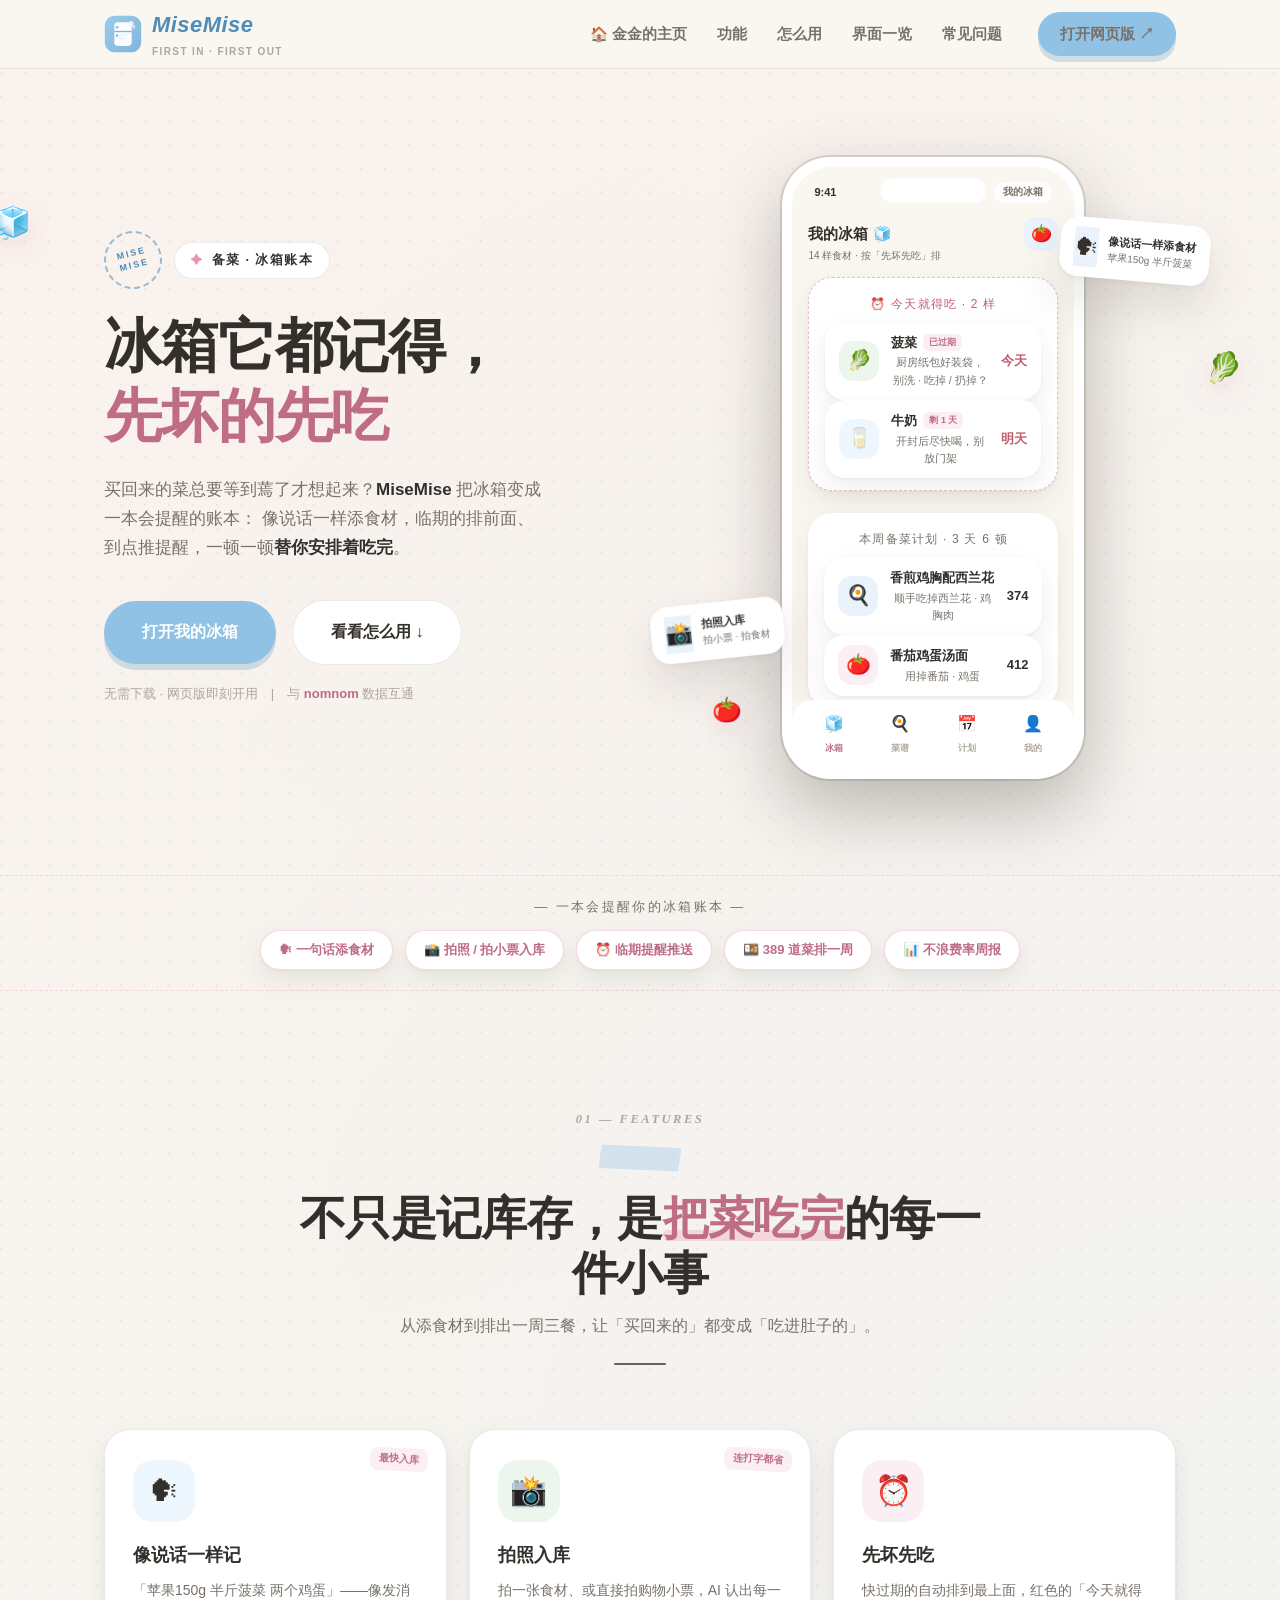
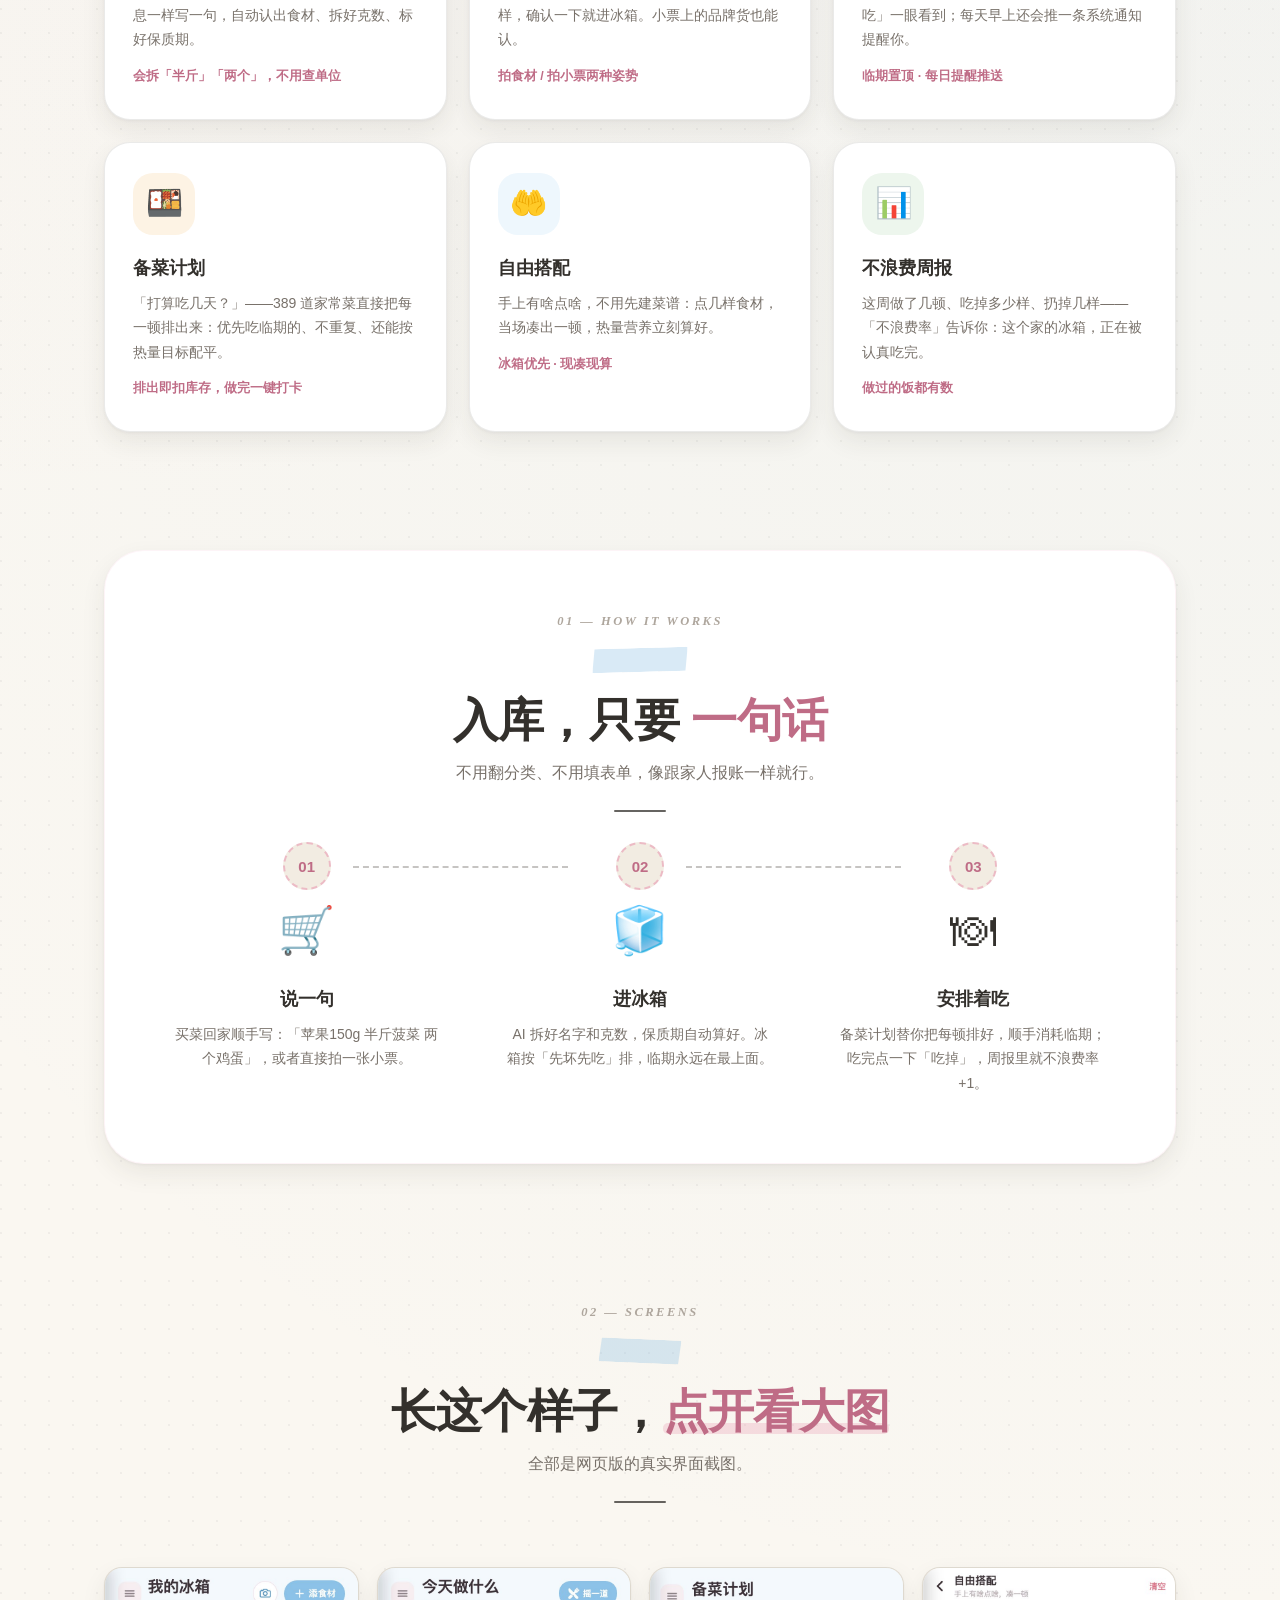
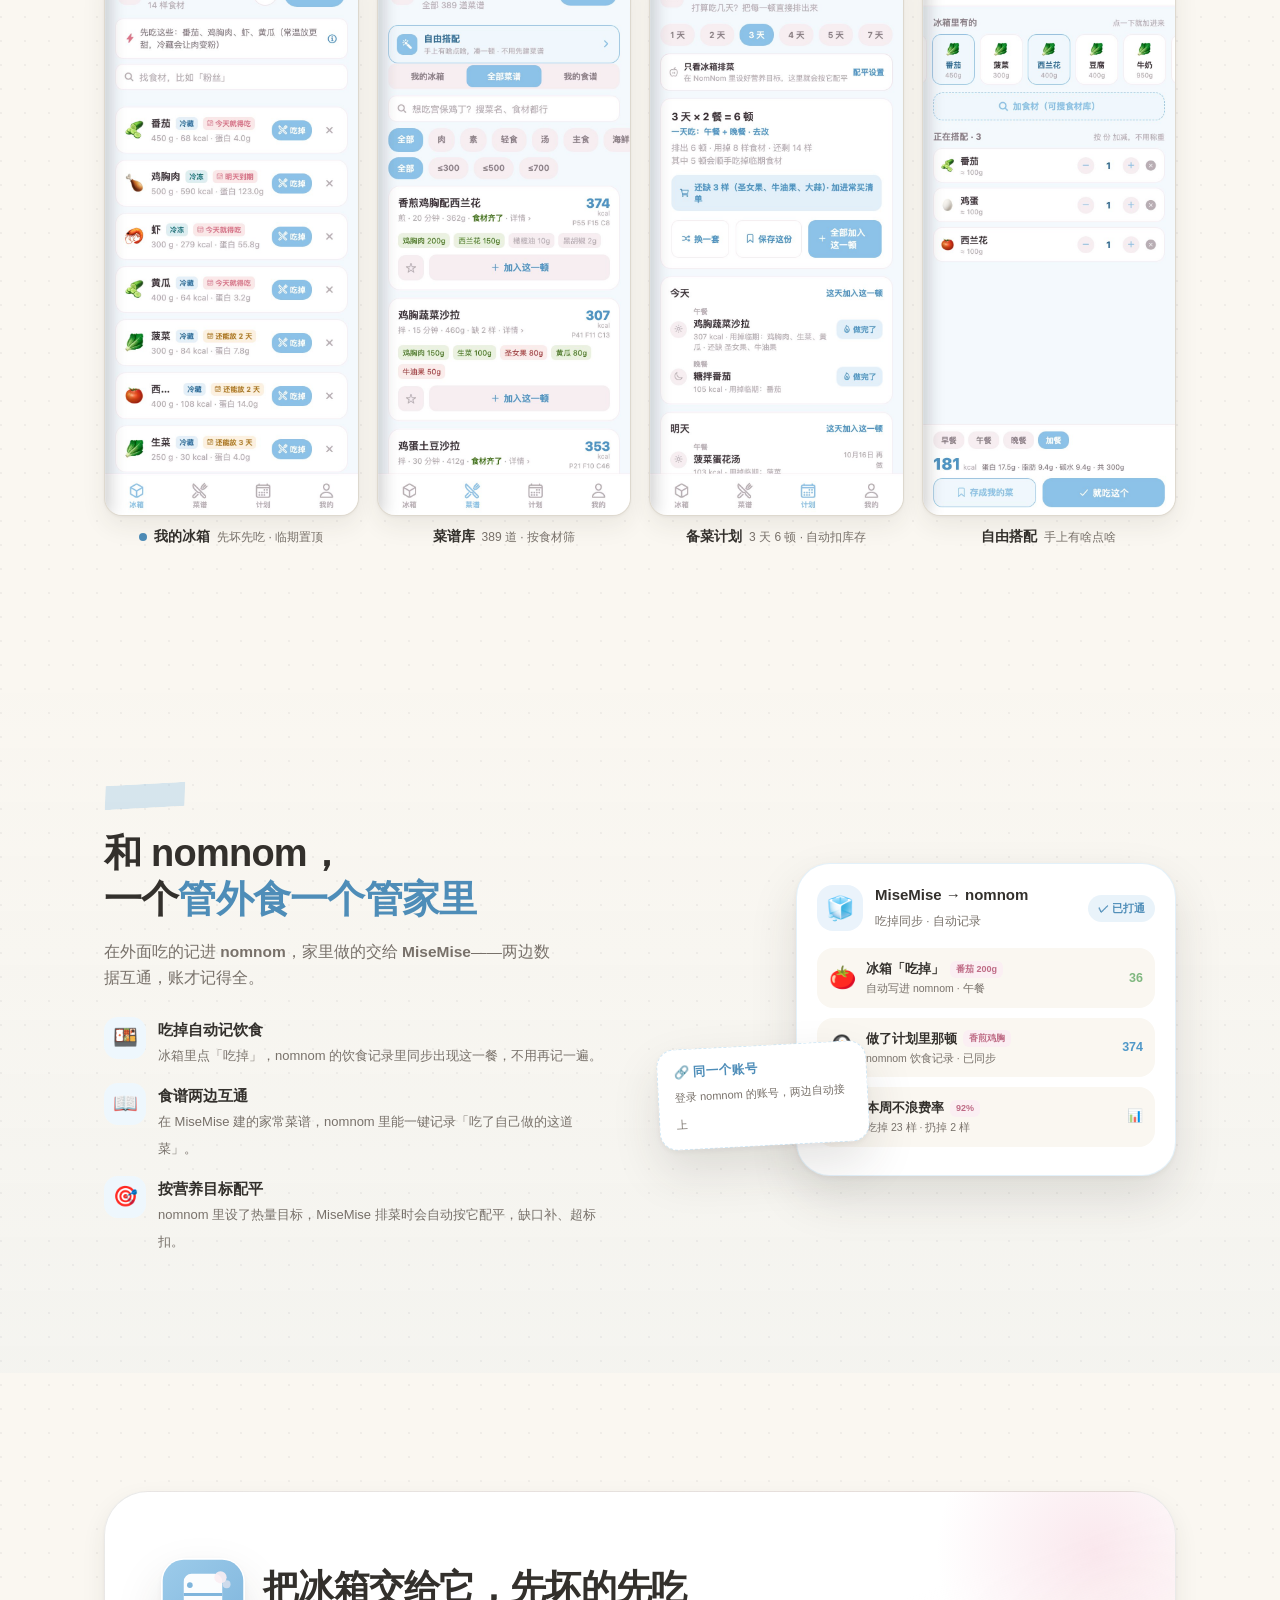
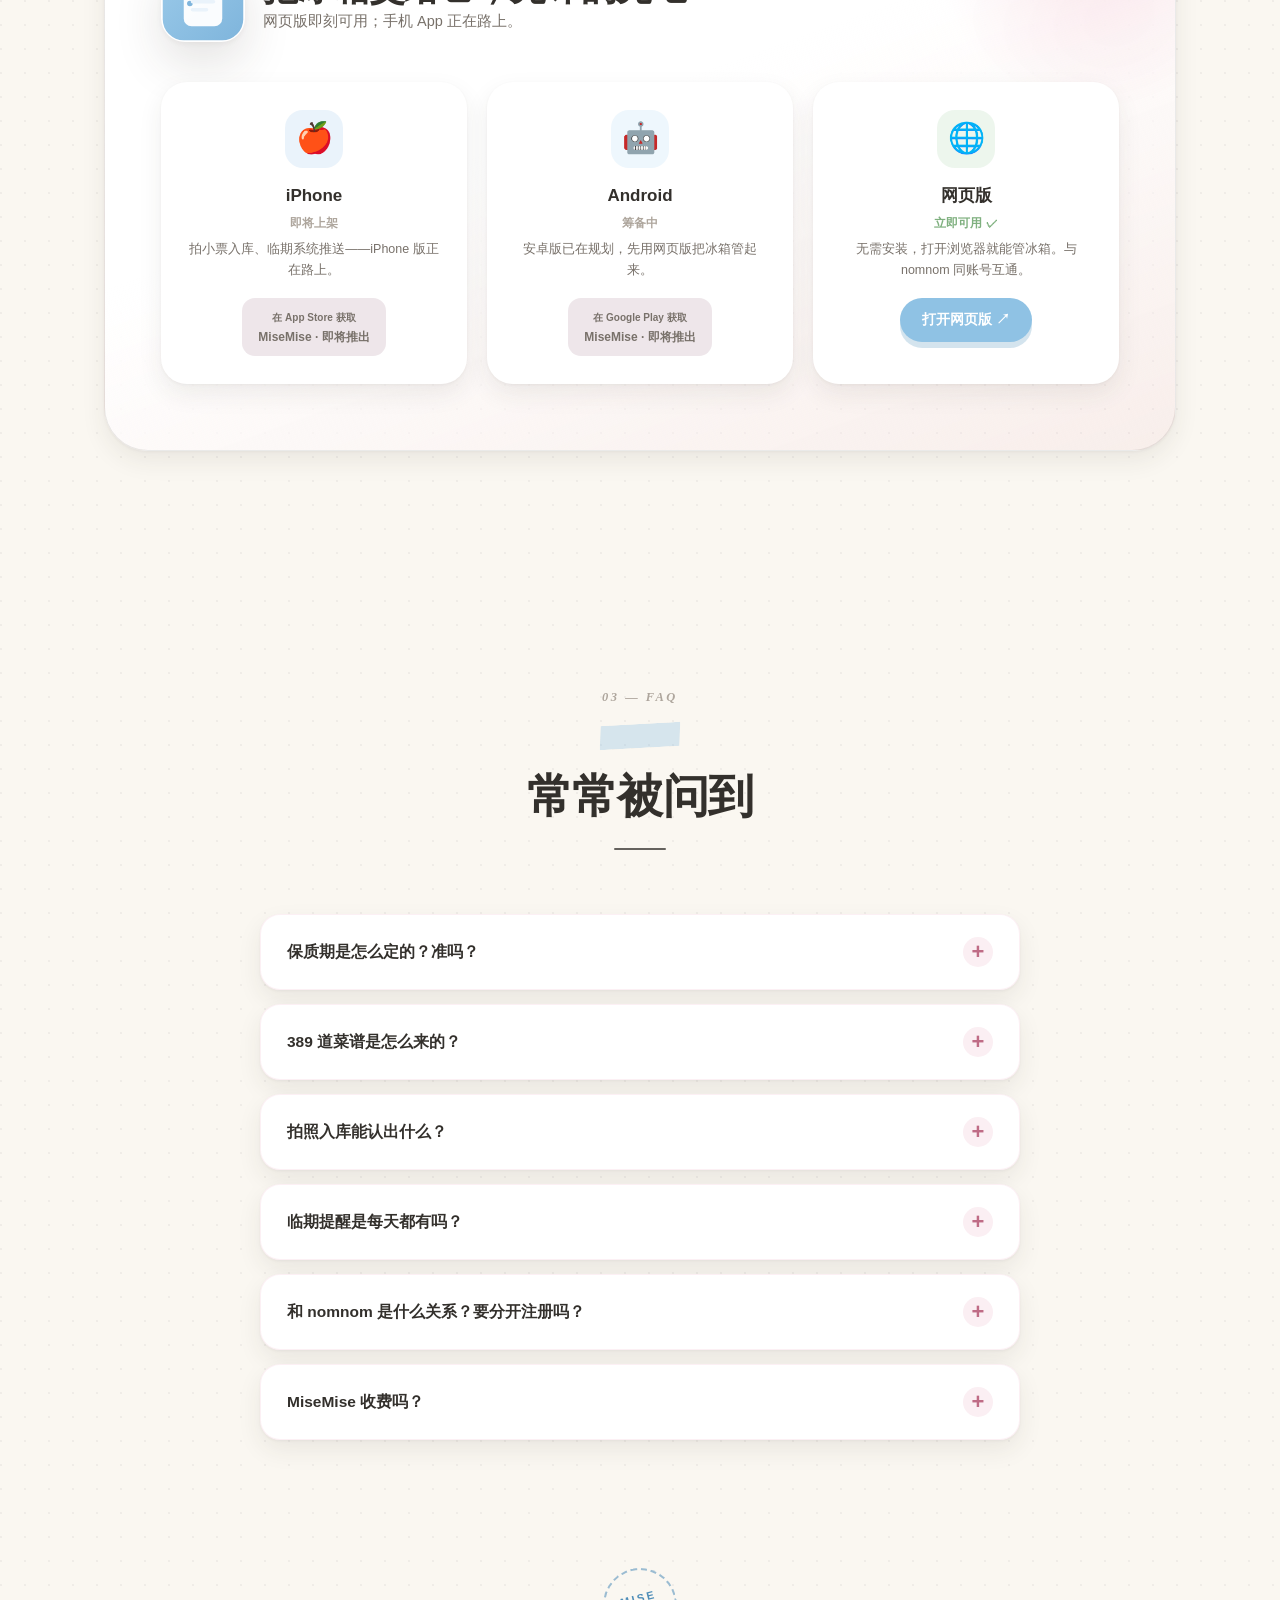
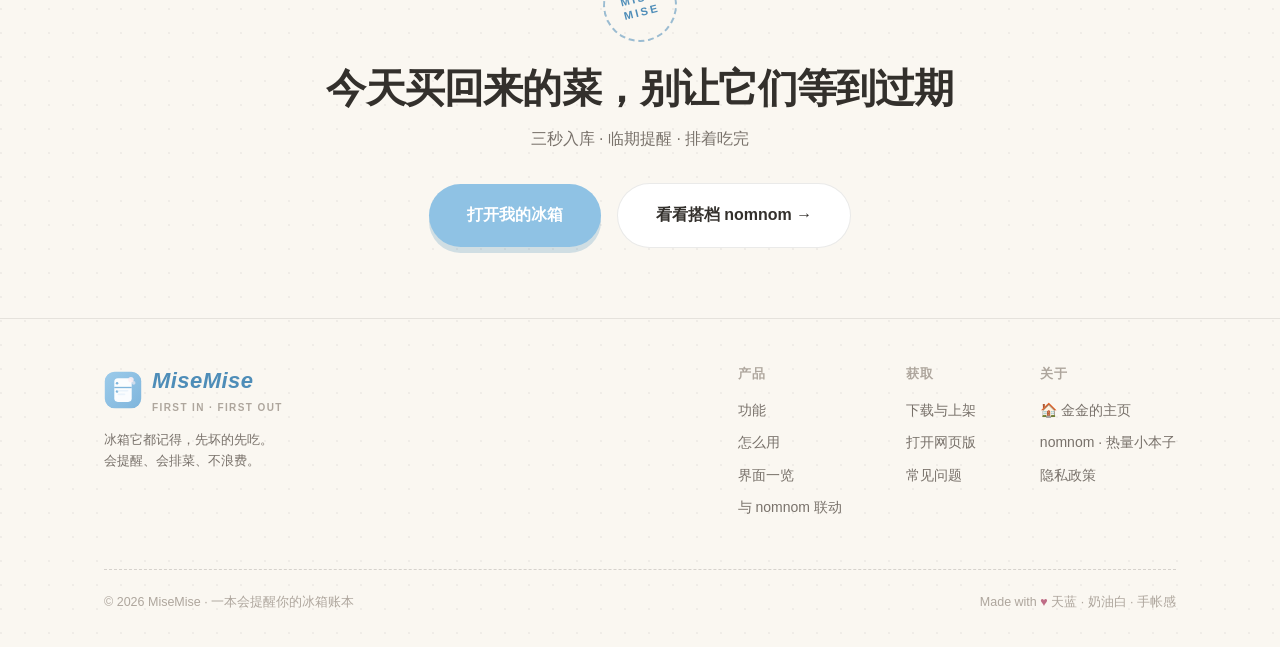
<file: misemise.html>
<!DOCTYPE html>
<html lang="zh-CN">
<head>
<meta charset="UTF-8" />
<meta name="viewport" content="width=device-width, initial-scale=1.0" />
<title>MiseMise · 冰箱它都记得</title>
<meta name="description" content="MiseMise 是一本会提醒你的冰箱账本：像说话一样添食材，先坏先吃；拍照入库、备菜计划直接排出一周三餐、自由搭配凑一顿，还有不浪费周报。与 nomnom 数据互通，网页版即刻可用。" />
<meta name="theme-color" content="#EAF3FB" />
<link rel="icon" href="assets/favicon.png" />
<link rel="apple-touch-icon" href="assets/apple-touch-icon.png" />
<link rel="stylesheet" href="styles.css" />
</head>
<body>

<!-- ========== 顶部导航 ========== -->
<header class="site-nav">
  <div class="container nav-inner">
    <a class="logo" href="#home">
      <img src="assets/misemise-icon.svg" alt="MiseMise" />
      <span class="logo-name" style="color:var(--blue-deep);">MiseMise<small>FIRST IN · FIRST OUT</small></span>
    </a>
    <nav class="nav-links" id="navLinks">
      <a href="index.html">🏠 金金的主页</a>
      <a href="#features">功能</a>
      <a href="#how">怎么用</a>
      <a href="#screens">界面一览</a>
      <a href="#faq">常见问题</a>
      <a class="btn btn-blue nav-cta desktop-only" href="https://misemise-recipes.app.workbuddy.host" target="_blank" rel="noopener">打开网页版 ↗</a>
    </nav>
    <button class="nav-toggle" id="navToggle" aria-label="菜单" aria-expanded="false">
      <span></span><span></span><span></span>
    </button>
  </div>
</header>

<main>
<!-- ========== Hero ========== -->
<section class="hero" id="home">
  <div class="hero-deco" aria-hidden="true">
    <span class="float-emoji e1">🧊</span>
    <span class="float-emoji e2">🍅</span>
    <span class="float-emoji e3">🥬</span>
  </div>
  <div class="container">
    <div class="hero-grid">
      <div>
        <div class="hero-kicker">
          <span class="stamp stamp-blue">MISE<br/>MISE</span>
          <span class="tag">备菜 · 冰箱账本</span>
        </div>
        <h1>冰箱它都记得，<br/><span class="hl">先坏的先吃</span></h1>
        <p class="sub">
          买回来的菜总要等到蔫了才想起来？<b>MiseMise</b> 把冰箱变成一本会提醒的账本：
          像说话一样添食材，临期的排前面、到点推提醒，一顿一顿<b>替你安排着吃完</b>。
        </p>
        <div class="hero-cta">
          <a class="btn btn-blue btn-lg" href="https://misemise-recipes.app.workbuddy.host" target="_blank" rel="noopener">打开我的冰箱</a>
          <a class="btn btn-ghost btn-lg" href="#how">看看怎么用 ↓</a>
        </div>
        <p class="hero-note">无需下载 · 网页版即刻开用　|　与 <b>nomnom</b> 数据互通</p>
      </div>

      <div class="phone-wrap">
        <div class="phone-glow" aria-hidden="true"></div>
        <!-- 手机 mockup：冰箱界面 -->
        <div class="phone" aria-hidden="true">
          <div class="phone-screen">
            <div class="phone-notch"></div>
            <div class="screen-status">
              <span>9:41</span>
              <span class="pill">我的冰箱</span>
            </div>
            <div class="screen-body">
              <div class="screen-hello">
                <h4>我的冰箱 🧊<small>14 样食材 · 按「先坏先吃」排</small></h4>
                <div class="mini-ava" style="background:#EAF3FB;">🍅</div>
              </div>

              <div class="ring-card" style="border:1.5px dashed rgba(217,120,138,.5);">
                <div class="ring-title" style="color:#C25B6E;">⏰ 今天就得吃 · 2 样</div>
                <div class="log-row" style="margin-top:8px;">
                  <div class="lg-ico bg-green">🥬</div>
                  <div class="lg-tx">
                    <div class="nm">菠菜 <span class="meal">已过期</span></div>
                    <div class="note">厨房纸包好装袋，别洗 · 吃掉 / 扔掉？</div>
                  </div>
                  <div class="kcal" style="color:#C25B6E;">今天</div>
                </div>
                <div class="log-row">
                  <div class="lg-ico bg-blue">🥛</div>
                  <div class="lg-tx">
                    <div class="nm">牛奶 <span class="meal">剩 1 天</span></div>
                    <div class="note">开封后尽快喝，别放门架</div>
                  </div>
                  <div class="kcal" style="color:#C25B6E;">明天</div>
                </div>
              </div>

              <div class="ring-card" style="margin-top:10px;">
                <div class="ring-title">本周备菜计划 · 3 天 6 顿</div>
                <div class="log-row" style="margin-top:8px;">
                  <div class="lg-ico" style="background:#EAF3FB;">🍳</div>
                  <div class="lg-tx">
                    <div class="nm">香煎鸡胸配西兰花</div>
                    <div class="note">顺手吃掉西兰花 · 鸡胸肉</div>
                  </div>
                  <div class="kcal">374<small></small></div>
                </div>
                <div class="log-row">
                  <div class="lg-ico" style="background:#FBEFF3;">🍅</div>
                  <div class="lg-tx">
                    <div class="nm">番茄鸡蛋汤面</div>
                    <div class="note">用掉番茄 · 鸡蛋</div>
                  </div>
                  <div class="kcal">412<small></small></div>
                </div>
              </div>

              <div class="screen-add">＋ 添食材</div>
            </div>
            <div class="screen-tab">
              <div class="t on"><span class="i">🧊</span>冰箱</div>
              <div class="t"><span class="i">🍳</span>菜谱</div>
              <div class="t"><span class="i">📅</span>计划</div>
              <div class="t"><span class="i">👤</span>我的</div>
            </div>
          </div>
        </div>
        <!-- 浮贴纸 -->
        <div class="phone-sticker ps-1" aria-hidden="true">
          <span class="ps-ico" style="background:#EAF3FB;">🗣</span>
          <div class="ps-tx"><div class="t1">像说话一样添食材</div><div class="t2">苹果150g 半斤菠菜</div></div>
        </div>
        <div class="phone-sticker ps-2" aria-hidden="true">
          <span class="ps-ico" style="background:#EAF3FB;">📸</span>
          <div class="ps-tx"><div class="t1">拍照入库</div><div class="t2">拍小票 · 拍食材</div></div>
        </div>
      </div>
    </div>
  </div>
</section>

<!-- ========== 品牌条 ========== -->
<div class="brand-strip">
  <div class="container">
    <p>— 一本会提醒你的冰箱账本 —</p>
    <div class="brand-tags">
      <span>🗣 一句话添食材</span>
      <span>📸 拍照 / 拍小票入库</span>
      <span>⏰ 临期提醒推送</span>
      <span>🍱 389 道菜排一周</span>
      <span>📊 不浪费率周报</span>
    </div>
  </div>
</div>

<!-- ========== 功能 ========== -->
<section class="section" id="features">
  <div class="container">
    <div class="sec-head reveal" data-en="FEATURES">
      <span class="tape tape-solid-blue"></span>
      <h2>不只是记库存，是<span class="hl">把菜吃完</span>的每一件小事</h2>
      <p>从添食材到排出一周三餐，让「买回来的」都变成「吃进肚子的」。</p>
    </div>
    <div class="feature-grid">
      <div class="f-card reveal">
        <span class="f-mini-tag">最快入库</span>
        <div class="f-ico bg-blue">🗣</div>
        <h3>像说话一样记</h3>
        <p>「苹果150g 半斤菠菜 两个鸡蛋」——像发消息一样写一句，自动认出食材、拆好克数、标好保质期。</p>
        <span class="f-more">会拆「半斤」「两个」，不用查单位</span>
      </div>
      <div class="f-card reveal">
        <span class="f-mini-tag">连打字都省</span>
        <div class="f-ico bg-green">📸</div>
        <h3>拍照入库</h3>
        <p>拍一张食材、或直接拍购物小票，AI 认出每一样，确认一下就进冰箱。小票上的品牌货也能认。</p>
        <span class="f-more">拍食材 / 拍小票两种姿势</span>
      </div>
      <div class="f-card reveal">
        <div class="f-ico bg-pink">⏰</div>
        <h3>先坏先吃</h3>
        <p>快过期的自动排到最上面，红色的「今天就得吃」一眼看到；每天早上还会推一条系统通知提醒你。</p>
        <span class="f-more">临期置顶 · 每日提醒推送</span>
      </div>
      <div class="f-card reveal">
        <div class="f-ico bg-gold">🍱</div>
        <h3>备菜计划</h3>
        <p>「打算吃几天？」——389 道家常菜直接把每一顿排出来：优先吃临期的、不重复、还能按热量目标配平。</p>
        <span class="f-more">排出即扣库存，做完一键打卡</span>
      </div>
      <div class="f-card reveal">
        <div class="f-ico bg-blue">🤲</div>
        <h3>自由搭配</h3>
        <p>手上有啥点啥，不用先建菜谱：点几样食材，当场凑出一顿，热量营养立刻算好。</p>
        <span class="f-more">冰箱优先 · 现凑现算</span>
      </div>
      <div class="f-card reveal">
        <div class="f-ico bg-green">📊</div>
        <h3>不浪费周报</h3>
        <p>这周做了几顿、吃掉多少样、扔掉几样——「不浪费率」告诉你：这个家的冰箱，正在被认真吃完。</p>
        <span class="f-more">做过的饭都有数</span>
      </div>
    </div>
  </div>
</section>

<!-- ========== 三步用法 ========== -->
<section class="section" id="how" style="padding-top:0;">
  <div class="container">
    <div class="steps-bg reveal">
      <div class="sec-head" style="margin-bottom:48px;" data-en="HOW IT WORKS">
        <span class="tape tape-solid-blue"></span>
        <h2>入库，只要 <span class="hl">一句话</span></h2>
        <p>不用翻分类、不用填表单，像跟家人报账一样就行。</p>
      </div>
      <div class="steps-row">
        <div class="step step-dash reveal">
          <span class="s-emoji">🛒</span>
          <h3>说一句</h3>
          <p>买菜回家顺手写：「苹果150g 半斤菠菜 两个鸡蛋」，或者直接拍一张小票。</p>
        </div>
        <div class="step step-dash reveal">
          <span class="s-emoji">🧊</span>
          <h3>进冰箱</h3>
          <p>AI 拆好名字和克数，保质期自动算好。冰箱按「先坏先吃」排，临期永远在最上面。</p>
        </div>
        <div class="step reveal">
          <span class="s-emoji">🍽</span>
          <h3>安排着吃</h3>
          <p>备菜计划替你把每顿排好，顺手消耗临期；吃完点一下「吃掉」，周报里就不浪费率 +1。</p>
        </div>
      </div>
    </div>
  </div>
</section>

<!-- ========== 界面画廊 ========== -->
<section class="section" id="screens" style="padding-top:20px;">
  <div class="container">
    <div class="sec-head reveal" data-en="SCREENS">
      <span class="tape tape-solid-blue"></span>
      <h2>长这个样子，<span class="hl">点开看大图</span></h2>
      <p>全部是网页版的真实界面截图。</p>
    </div>
    <div class="shot-grid reveal">
      <figure class="shot-item">
        <div class="shot-img"><img loading="lazy" src="assets/works/app/app-misemise-fridge.jpg" alt="我的冰箱 · 先坏先吃"></div>
        <figcaption class="shot-cap"><span class="dot" style="width:8px;height:8px;border-radius:50%;background:var(--blue-deep);display:inline-block;"></span><b>我的冰箱</b><span>先坏先吃 · 临期置顶</span></figcaption>
      </figure>
      <figure class="shot-item">
        <div class="shot-img"><img loading="lazy" src="assets/works/app/app-misemise-recipes.jpg" alt="菜谱 · 389 道家常菜"></div>
        <figcaption class="shot-cap"><b>菜谱库</b><span>389 道 · 按食材筛</span></figcaption>
      </figure>
      <figure class="shot-item">
        <div class="shot-img"><img loading="lazy" src="assets/works/app/app-misemise-plan.jpg" alt="备菜计划 · 一周三餐"></div>
        <figcaption class="shot-cap"><b>备菜计划</b><span>3 天 6 顿 · 自动扣库存</span></figcaption>
      </figure>
      <figure class="shot-item">
        <div class="shot-img"><img loading="lazy" src="assets/works/app/app-misemise-mix.jpg" alt="自由搭配 · 现凑一顿"></div>
        <figcaption class="shot-cap"><b>自由搭配</b><span>手上有啥点啥</span></figcaption>
      </figure>
    </div>
  </div>
</section>

<!-- ========== 和 nomnom 搭档 ========== -->
<section class="section social-sec" id="duo">
  <div class="container">
    <div class="social-grid">
      <div class="social-copy reveal">
        <span class="tape tape-solid-blue"></span>
        <h2>和 nomnom，<br/>一个<span class="hl">管外食一个管家里</span></h2>
        <p>在外面吃的记进 <b>nomnom</b>，家里做的交给 <b>MiseMise</b>——两边数据互通，账才记得全。</p>
        <ul class="social-list">
          <li>
            <div class="c-ico">🍱</div>
            <div><b>吃掉自动记饮食</b><span>冰箱里点「吃掉」，nomnom 的饮食记录里同步出现这一餐，不用再记一遍。</span></div>
          </li>
          <li>
            <div class="c-ico">📖</div>
            <div><b>食谱两边互通</b><span>在 MiseMise 建的家常菜谱，nomnom 里能一键记录「吃了自己做的这道菜」。</span></div>
          </li>
          <li>
            <div class="c-ico">🎯</div>
            <div><b>按营养目标配平</b><span>nomnom 里设了热量目标，MiseMise 排菜时会自动按它配平，缺口补、超标扣。</span></div>
          </li>
        </ul>
      </div>
      <div class="friend-cards reveal">
        <div class="friend-phone">
          <div class="fp-head">
            <div class="ava" style="background:#EAF3FB;">🧊</div>
            <div><b>MiseMise → nomnom</b><span>吃掉同步 · 自动记录</span></div>
            <span class="f-ok" style="background:rgba(143,194,228,.2);color:var(--blue-deep);">✓ 已打通</span>
          </div>
          <div class="fp-row">
            <span class="r-emoji">🍅</span>
            <div class="r-tx"><b>冰箱「吃掉」 <i>番茄 200g</i></b><span>自动写进 nomnom · 午餐</span></div>
            <span class="r-kcal" style="color:#80B880;">36</span>
          </div>
          <div class="fp-row">
            <span class="r-emoji">🍳</span>
            <div class="r-tx"><b>做了计划里那顿 <i>香煎鸡胸</i></b><span>nomnom 饮食记录 · 已同步</span></div>
            <span class="r-kcal" style="color:#5098C8;">374</span>
          </div>
          <div class="fp-row">
            <span class="r-emoji">🔥</span>
            <div class="r-tx"><b>本周不浪费率 <i>92%</i></b><span>吃掉 23 样 · 扔掉 2 样</span></div>
            <span class="r-kcal" style="color:#C87890;">📊</span>
          </div>
        </div>
        <div class="fp-mini">
          <b>🔗 同一个账号</b>
          <span>登录 nomnom 的账号，两边自动接上</span>
        </div>
      </div>
    </div>
  </div>
</section>

<!-- ========== 获取 ========== -->
<section class="section dl-sec" id="download">
  <div class="container">
    <div class="dl-card-wrap reveal">
      <div class="dl-head">
        <img class="dl-logo" src="assets/misemise-icon.svg" alt="MiseMise 图标" />
        <div>
          <h2>把冰箱交给它，先坏的先吃</h2>
          <p>网页版即刻可用；手机 App 正在路上。</p>
        </div>
      </div>
      <div class="plat-grid">
        <div class="plat-card">
          <div class="plat-ico" style="background:#EAF3FB;">🍎</div>
          <h3>iPhone</h3>
          <span class="st wait">即将上架</span>
          <p>拍小票入库、临期系统推送——iPhone 版正在路上。</p>
          <span class="store-badge wait"><span><small>在 App Store 获取</small><br/>MiseMise · 即将推出</span></span>
        </div>
        <div class="plat-card">
          <div class="plat-ico" style="background:#eef7fd;">🤖</div>
          <h3>Android</h3>
          <span class="st wait">筹备中</span>
          <p>安卓版已在规划，先用网页版把冰箱管起来。</p>
          <span class="store-badge wait"><span><small>在 Google Play 获取</small><br/>MiseMise · 即将推出</span></span>
        </div>
        <div class="plat-card">
          <div class="plat-ico" style="background:#edf6ed;">🌐</div>
          <h3>网页版</h3>
          <span class="st">立即可用 ✓</span>
          <p>无需安装，打开浏览器就能管冰箱。与 nomnom 同账号互通。</p>
          <a class="btn btn-blue btn-sm" href="https://misemise-recipes.app.workbuddy.host" target="_blank" rel="noopener">打开网页版 ↗</a>
        </div>
      </div>
    </div>
  </div>
</section>

<!-- ========== FAQ ========== -->
<section class="section" id="faq">
  <div class="container">
    <div class="sec-head reveal" data-en="FAQ">
      <span class="tape tape-solid-blue"></span>
      <h2>常常被问到</h2>
    </div>
    <div class="faq-list reveal">
      <details class="faq-item">
        <summary>保质期是怎么定的？准吗？</summary>
        <div class="faq-a">每种食材都带了一份<b>保鲜知识库</b>：冷藏/冷冻/常温的推荐放法、能放几天、以及一条「这样放更久」的小贴士。你改了入库日期，倒计时会跟着变。它是参考，不是判决——真坏没坏，鼻子说了算。</div>
      </details>
      <details class="faq-item">
        <summary>389 道菜谱是怎么来的？</summary>
        <div class="faq-a">内置了一套<b>家常菜谱库</b>（每道都带热量、宏量营养、主要食材和做法）。备菜计划从里面挑：优先吃你冰箱里临期的、最近三顿不重样、还想吃的热量目标配平。自己的菜谱可以随手建，建好 nomnom 里也能用。</div>
      </details>
      <details class="faq-item">
        <summary>拍照入库能认出什么？</summary>
        <div class="faq-a">两种姿势：<b>拍食材</b>——一桌子菜拍一张，逐样认；<b>拍小票</b>——超市小票拍一张，逐行认，连品牌包装食品都能认出来。认不出的会标出来让你补一句，不会默默丢掉。</div>
      </details>
      <details class="faq-item">
        <summary>临期提醒是每天都有吗？</summary>
        <div class="faq-a">每天到点检查一次冰箱：有临期才推，<b>没临期一条都不打扰</b>。提醒时间可以在设置里调。</div>
      </details>
      <details class="faq-item">
        <summary>和 nomnom 是什么关系？要分开注册吗？</summary>
        <div class="faq-a">同一个账号体系：登录 nomnom 的账号，食谱、营养目标、「吃掉同步」都会自动接上。不登录也能用——游客模式下冰箱数据只存在你自己的设备上。</div>
      </details>
      <details class="faq-item">
        <summary>MiseMise 收费吗？</summary>
        <div class="faq-a">冰箱记账、临期提醒、备菜计划、周报，这些核心功能全部<b>免费</b>。它的使命是让你少扔菜——扔掉的食物比它值钱多了。</div>
      </details>
    </div>
  </div>
</section>

<!-- ========== CTA ========== -->
<section class="section cta-band" style="padding-top:10px;">
  <div class="container reveal">
    <span class="stamp stamp-blue">MISE<br/>MISE</span>
    <h2>今天买回来的菜，别让它们等到过期</h2>
    <p>三秒入库 · 临期提醒 · 排着吃完</p>
    <div class="hero-cta" style="justify-content:center;">
      <a class="btn btn-blue btn-lg" href="https://misemise-recipes.app.workbuddy.host" target="_blank" rel="noopener">打开我的冰箱</a>
      <a class="btn btn-ghost btn-lg" href="nomnom.html">看看搭档 nomnom →</a>
    </div>
  </div>
</section>
</main>

<!-- ========== Footer ========== -->
<footer class="site-footer">
  <div class="container">
    <div class="footer-grid">
      <div class="footer-brand">
        <a class="logo" href="#home">
          <img src="assets/misemise-icon.svg" alt="MiseMise" />
          <span class="logo-name" style="color:var(--blue-deep);">MiseMise<small>FIRST IN · FIRST OUT</small></span>
        </a>
        <p>冰箱它都记得，先坏的先吃。<br/>会提醒、会排菜、不浪费。</p>
      </div>
      <div class="footer-cols">
        <div class="col">
          <h4>产品</h4>
          <a href="#features">功能</a>
          <a href="#how">怎么用</a>
          <a href="#screens">界面一览</a>
          <a href="#duo">与 nomnom 联动</a>
        </div>
        <div class="col">
          <h4>获取</h4>
          <a href="#download">下载与上架</a>
          <a href="https://misemise-recipes.app.workbuddy.host" target="_blank" rel="noopener">打开网页版</a>
          <a href="#faq">常见问题</a>
        </div>
        <div class="col">
          <h4>关于</h4>
          <a href="index.html">🏠 金金的主页</a>
          <a href="nomnom.html">nomnom · 热量小本子</a>
          <a href="privacy.html">隐私政策</a>
        </div>
      </div>
    </div>
    <div class="footer-bottom">
      <span>© 2026 MiseMise · 一本会提醒你的冰箱账本</span>
      <span>Made with <span class="love">♥</span> 天蓝 · 奶油白 · 手帐感</span>
    </div>
  </div>
</footer>

<!-- 点开看大图 -->
<div class="lb" id="lb" aria-hidden="true">
  <span class="lb-x" aria-hidden="true">×</span>
  <figure><img id="lbImg" alt="" /><figcaption id="lbCap"></figcaption></figure>
</div>

<script>
// 移动端导航
const toggle = document.getElementById('navToggle');
const links = document.getElementById('navLinks');
toggle.addEventListener('click', () => {
  const open = links.classList.toggle('open');
  toggle.setAttribute('aria-expanded', open);
});
links.querySelectorAll('a').forEach(a => a.addEventListener('click', () => links.classList.remove('open')));

// 滚动显现
const io = new IntersectionObserver((entries) => {
  entries.forEach(e => { if (e.isIntersecting) { e.target.classList.add('in'); io.unobserve(e.target); } });
}, { threshold: 0.12, rootMargin: '0px 0px -40px 0px' });
document.querySelectorAll('.reveal').forEach(el => io.observe(el));

// lightbox（与 portfolio 同款：点图放大、点空白/× / Esc 关闭）
(function () {
  const lb = document.getElementById('lb');
  const img = document.getElementById('lbImg');
  const cap = document.getElementById('lbCap');
  const shots = [].slice.call(document.querySelectorAll('.shot-item'));
  document.querySelectorAll('.shot-item').forEach(fig => {
    fig.addEventListener('click', () => {
      const im = fig.querySelector('img');
      img.src = im.src; img.alt = im.alt;
      const c = fig.querySelector('figcaption');
      cap.innerHTML = c ? c.innerHTML : '';
      img.style.animation = 'none'; void img.offsetWidth; img.style.animation = '';
      lb.classList.add('open'); lb.setAttribute('aria-hidden', 'false');
    });
  });
  function close() { lb.classList.remove('open'); lb.setAttribute('aria-hidden', 'true'); }
  lb.addEventListener('click', (e) => { if (!e.target.closest('figure')) close(); });
  document.addEventListener('keydown', (e) => { if (e.key === 'Escape' && lb.classList.contains('open')) close(); });
})();
</script>
</body>
</html>
</file>
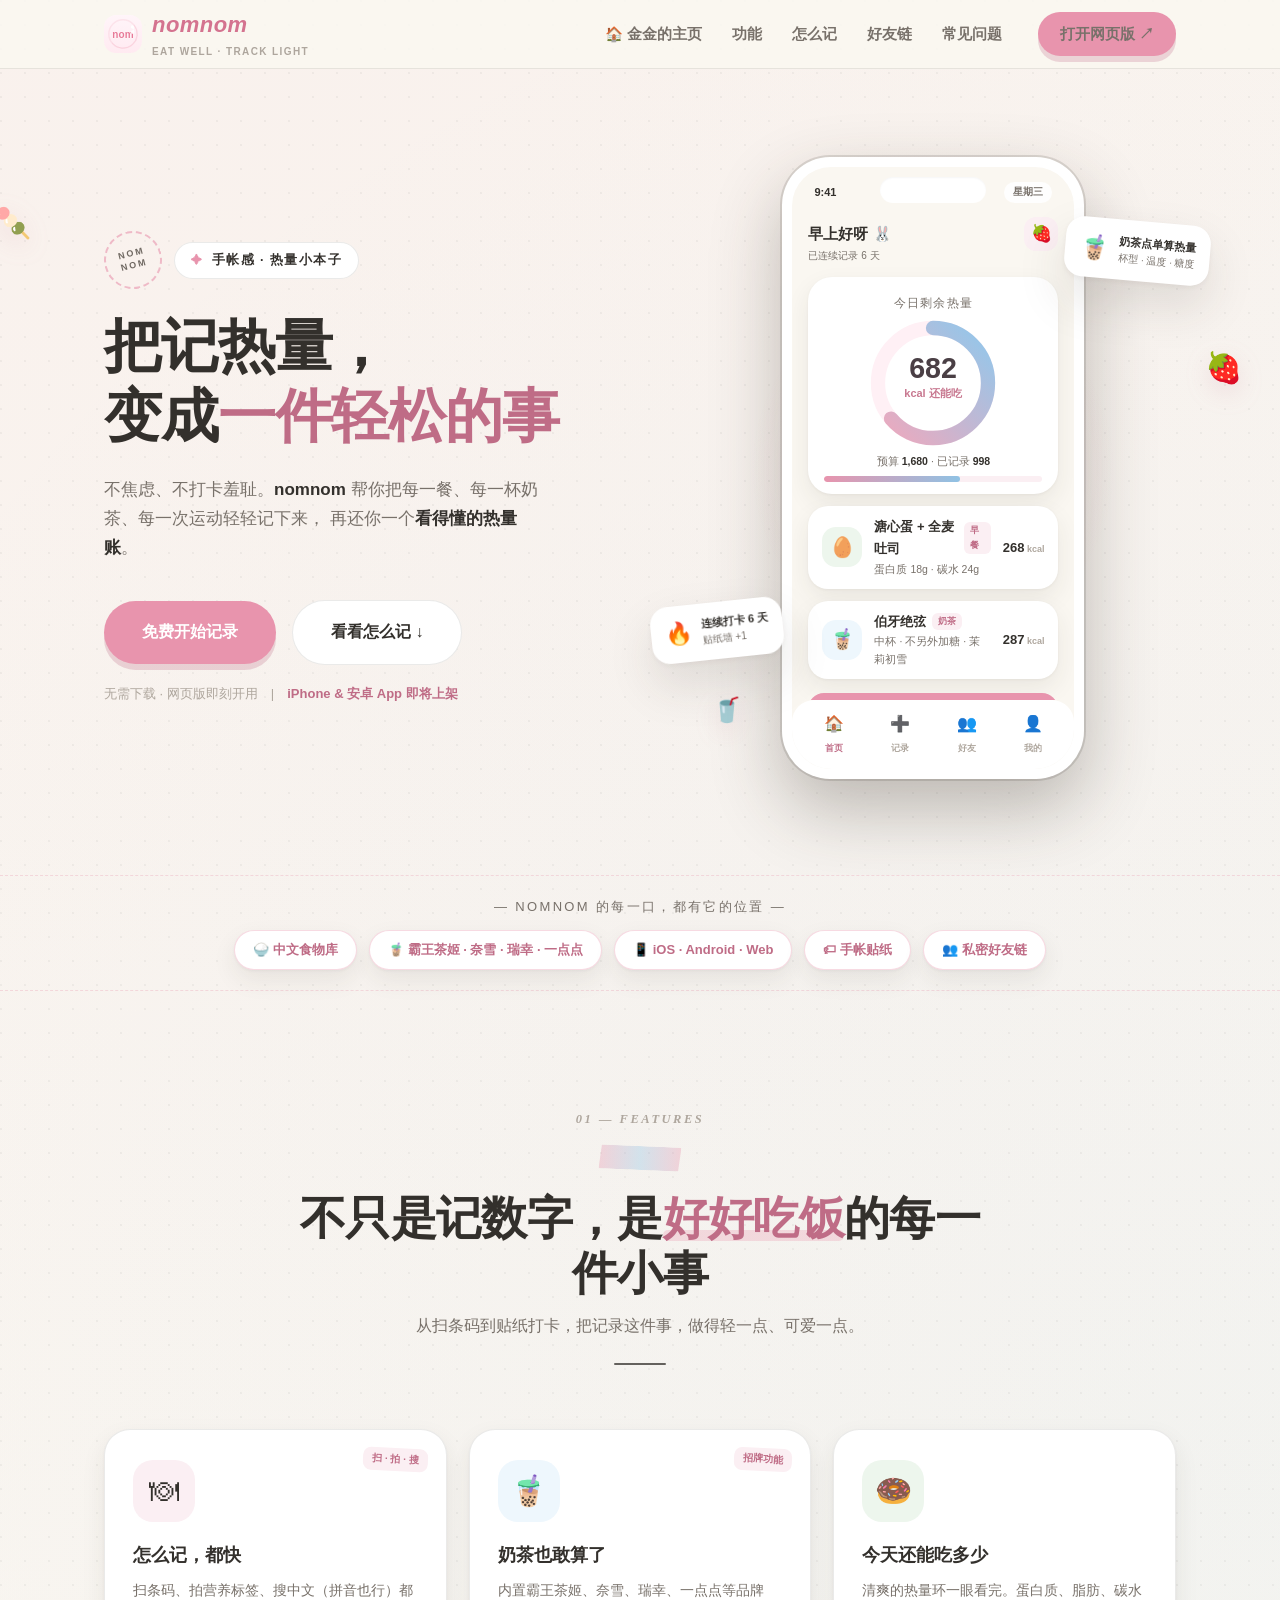
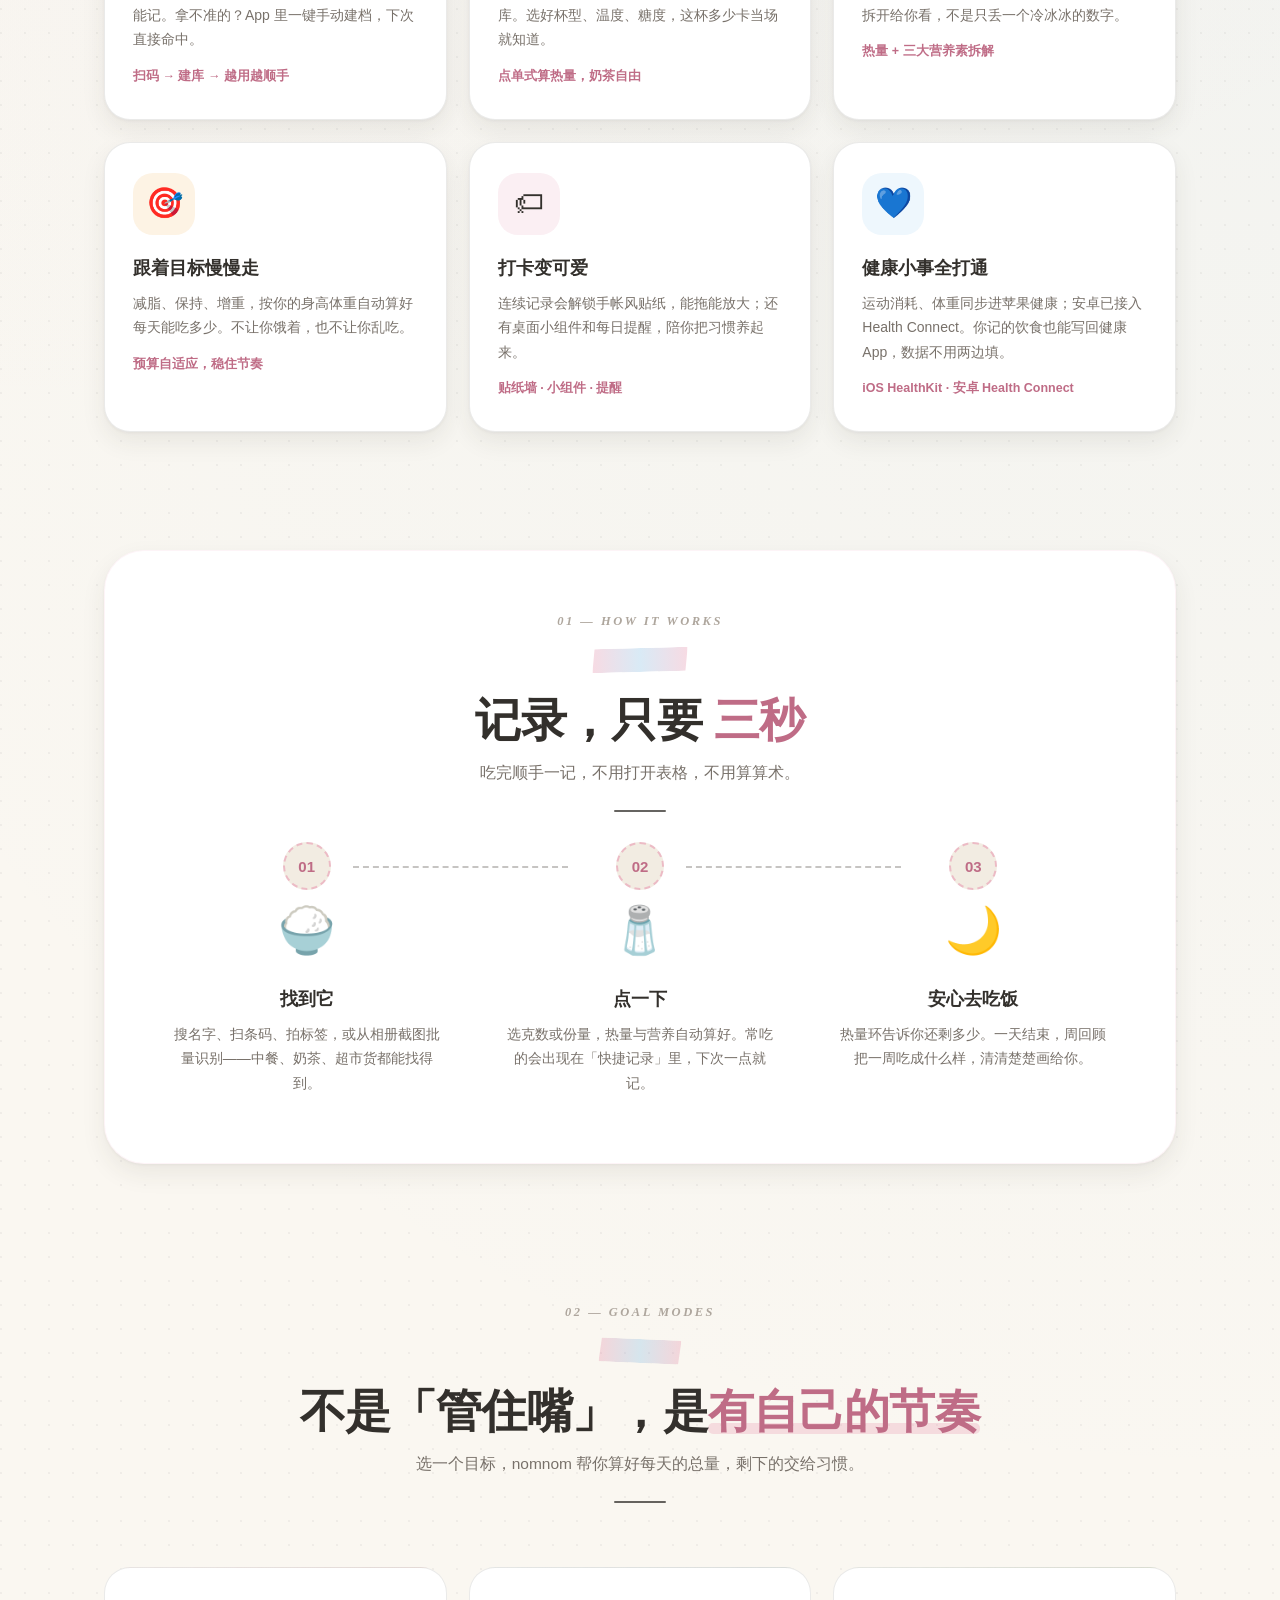
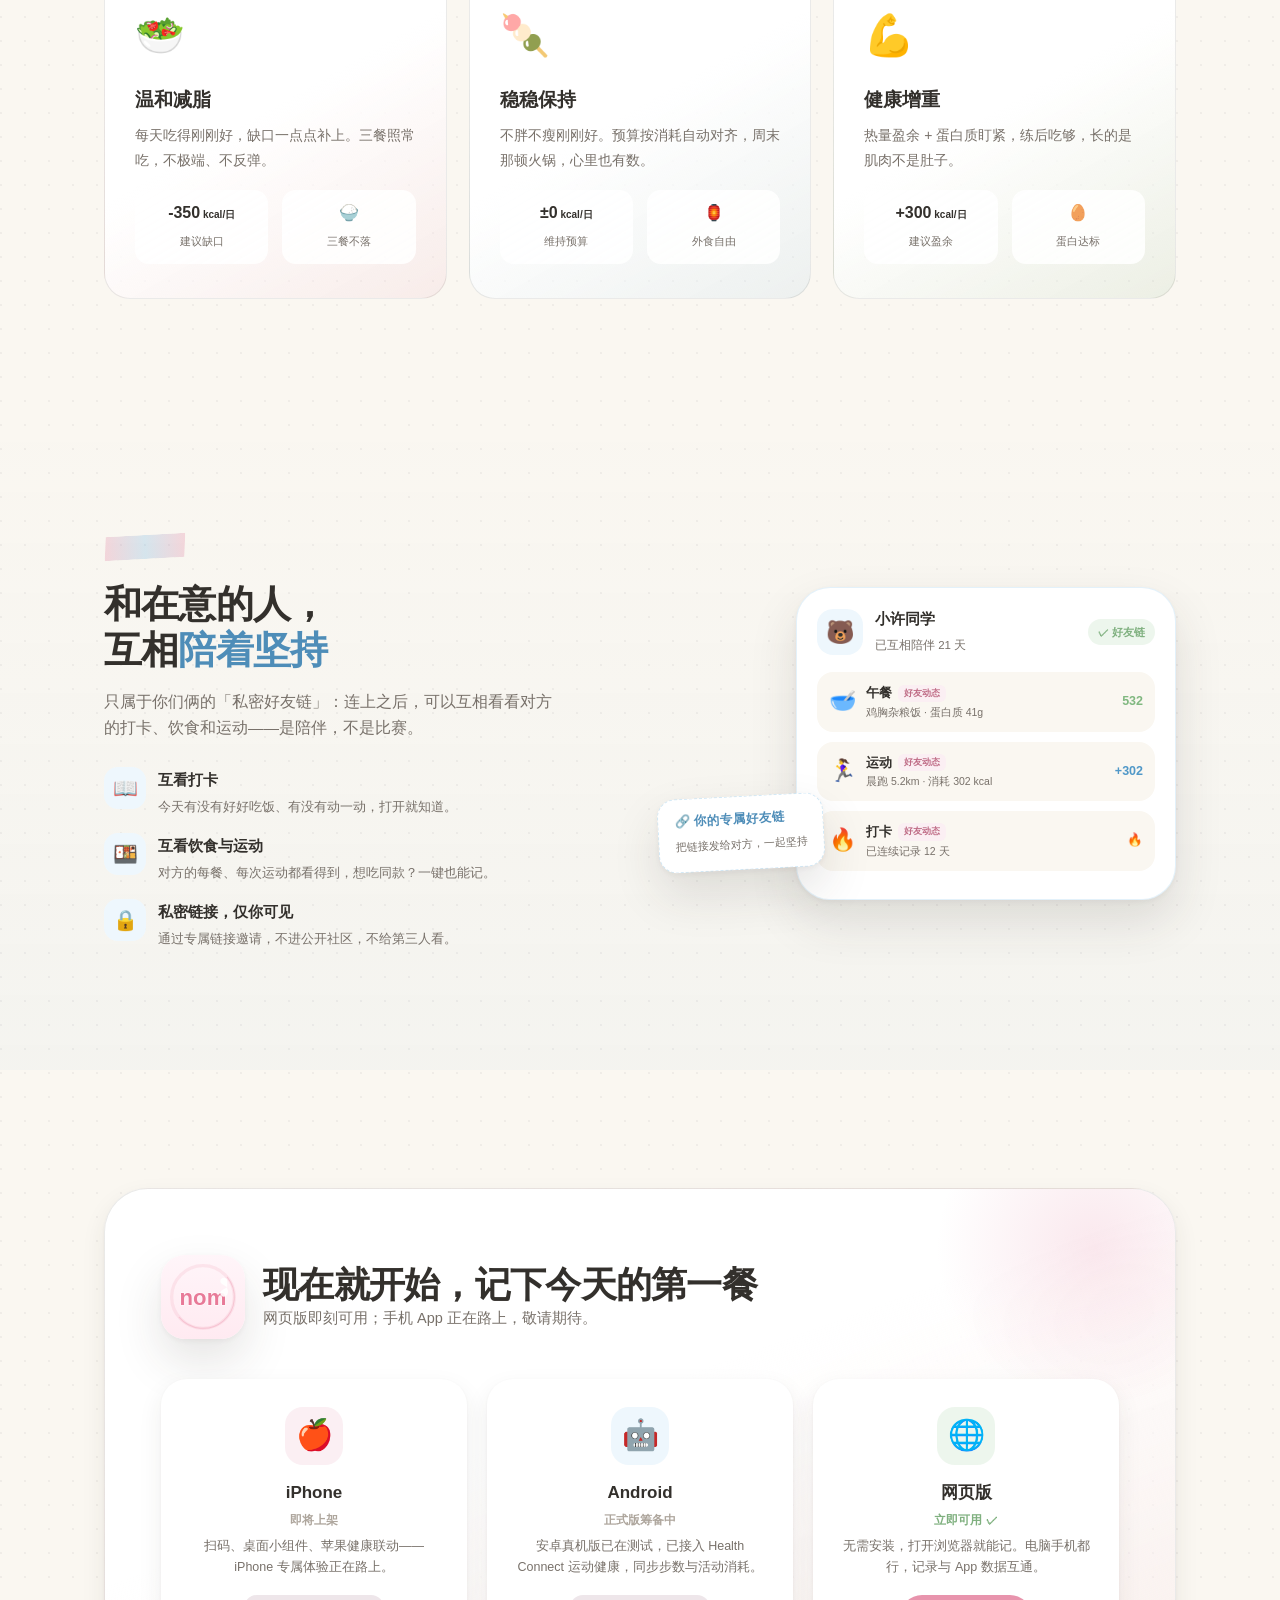
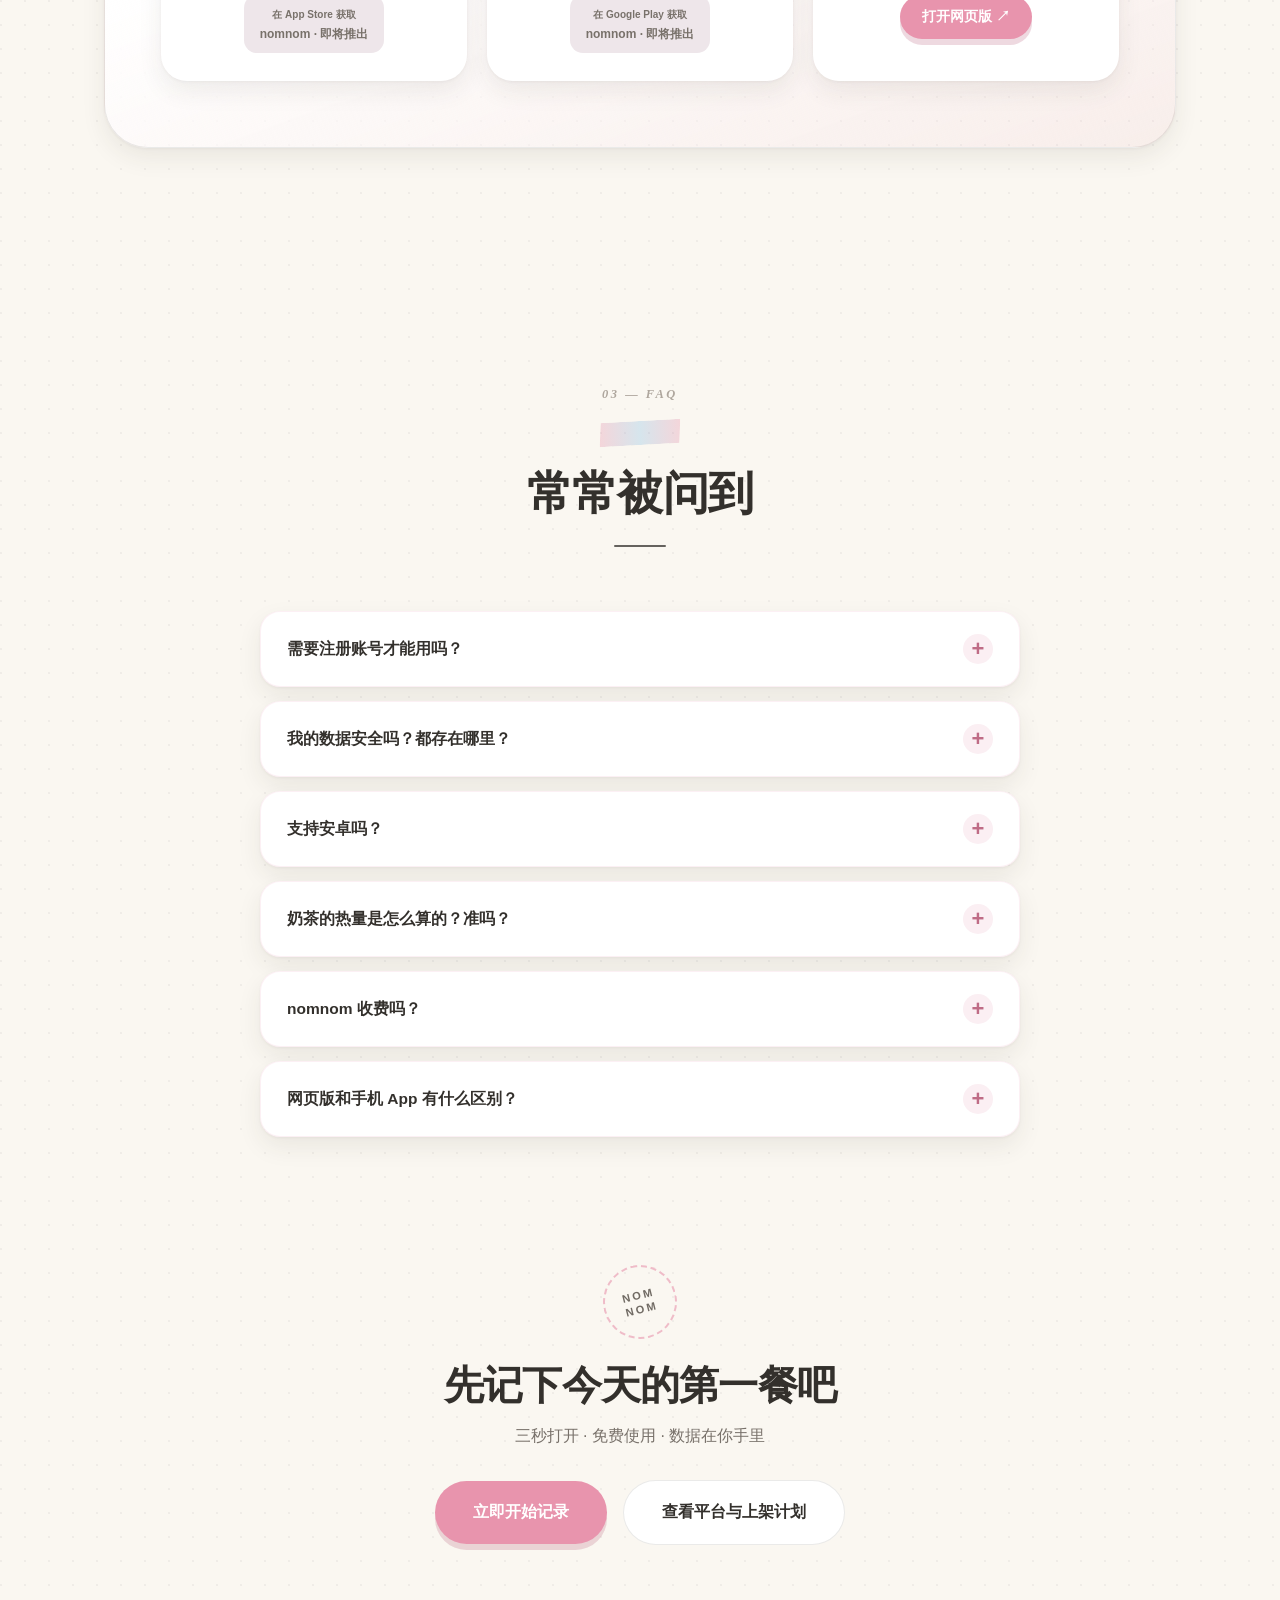
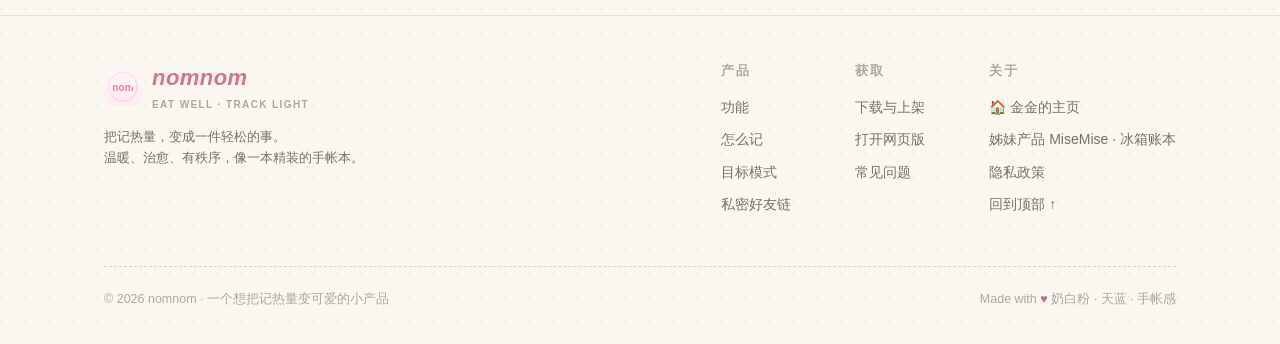
<file: nomnom.html>
<!DOCTYPE html>
<html lang="zh-CN">
<head>
<meta charset="UTF-8" />
<meta name="viewport" content="width=device-width, initial-scale=1.0" />
<title>nomnom · 把记热量，变成一件轻松的事</title>
<meta name="description" content="nomnom 是一本把「记热量」变轻松的小本子：扫条码、拍标签、搜中文都能记；内置品牌奶茶点单算热量；热量环 + 三大营养素一目了然。iOS / Android / 网页版。" />
<meta name="theme-color" content="#FFF5F9" />
<link rel="icon" href="assets/favicon.png" />
<link rel="apple-touch-icon" href="assets/apple-touch-icon.png" />
<link rel="stylesheet" href="styles.css" />
</head>
<body>

<!-- ========== 顶部导航 ========== -->
<header class="site-nav">
  <div class="container nav-inner">
    <a class="logo" href="#home">
      <img src="assets/nomnom-icon.svg" alt="nomnom" />
      <span class="logo-name">nomnom<small>EAT WELL · TRACK LIGHT</small></span>
    </a>
    <nav class="nav-links" id="navLinks">
      <a href="index.html">🏠 金金的主页</a>
      <a href="#features">功能</a>
      <a href="#how">怎么记</a>
      <a href="#friends">好友链</a>
      <a href="#faq">常见问题</a>
      <a class="btn btn-pink nav-cta desktop-only" href="https://8247163c3f384498bbe1af8aea0a0bc3.app.workbuddy.link" target="_blank" rel="noopener">打开网页版 ↗</a>
    </nav>
    <button class="nav-toggle" id="navToggle" aria-label="菜单" aria-expanded="false">
      <span></span><span></span><span></span>
    </button>
  </div>
</header>

<main>
<!-- ========== Hero ========== -->
<section class="hero" id="home">
  <div class="hero-deco" aria-hidden="true">
    <span class="float-emoji e1">🍡</span>
    <span class="float-emoji e2">🥤</span>
    <span class="float-emoji e3">🍓</span>
  </div>
  <div class="container">
    <div class="hero-grid">
      <div>
        <div class="hero-kicker">
          <span class="stamp">NOM<br/>NOM</span>
          <span class="tag">手帐感 · 热量小本子</span>
        </div>
        <h1>把记热量，<br/>变成<span class="hl">一件轻松的事</span></h1>
        <p class="sub">
          不焦虑、不打卡羞耻。<b>nomnom</b> 帮你把每一餐、每一杯奶茶、每一次运动轻轻记下来，
          再还你一个<b>看得懂的热量账</b>。
        </p>
        <div class="hero-cta">
          <a class="btn btn-pink btn-lg" href="https://8247163c3f384498bbe1af8aea0a0bc3.app.workbuddy.link" target="_blank" rel="noopener">免费开始记录</a>
          <a class="btn btn-ghost btn-lg" href="#how">看看怎么记 ↓</a>
        </div>
        <p class="hero-note">无需下载 · 网页版即刻开用　|　<b>iPhone &amp; 安卓 App 即将上架</b></p>
      </div>

      <div class="phone-wrap">
        <div class="phone-glow" aria-hidden="true"></div>
        <!-- 手机 mockup -->
        <div class="phone" aria-hidden="true">
          <div class="phone-screen">
            <div class="phone-notch"></div>
            <div class="screen-status">
              <span>9:41</span>
              <span class="pill">星期三</span>
            </div>
            <div class="screen-body">
              <div class="screen-hello">
                <h4>早上好呀 🐰<small>已连续记录 6 天</small></h4>
                <div class="mini-ava">🍓</div>
              </div>

              <div class="ring-card">
                <div class="ring-title">今日剩余热量</div>
                <svg viewBox="0 0 120 120" width="132" height="132" style="margin: 2px auto; display:block;">
                  <defs>
                    <linearGradient id="ringGrad" x1="0" y1="0" x2="1" y2="1">
                      <stop offset="0" stop-color="#F0A8BC"/>
                      <stop offset="1" stop-color="#90C8EC"/>
                    </linearGradient>
                  </defs>
                  <circle cx="60" cy="60" r="50" fill="none" stroke="#FFF0F5" stroke-width="13"/>
                  <circle cx="60" cy="60" r="50" fill="none" stroke="url(#ringGrad)" stroke-width="13"
                          stroke-linecap="round" stroke-dasharray="314.16" stroke-dashoffset="114"
                          transform="rotate(-90 60 60)"/>
                  <text x="60" y="55" text-anchor="middle" font-size="26" font-weight="900" fill="#4A3F45" font-family="'PingFang SC',sans-serif">682</text>
                  <text x="60" y="73" text-anchor="middle" font-size="10" font-weight="700" fill="#C87890" font-family="'PingFang SC',sans-serif">kcal 还能吃</text>
                </svg>
                <div class="ring-meta">预算 <b>1,680</b> · 已记录 <b>998</b></div>
                <div class="bar-mini"><i></i></div>
              </div>

              <div class="log-row">
                <div class="lg-ico bg-green">🥚</div>
                <div class="lg-tx">
                  <div class="nm">溏心蛋 + 全麦吐司 <span class="meal">早餐</span></div>
                  <div class="note">蛋白质 18g · 碳水 24g</div>
                </div>
                <div class="kcal">268<small> kcal</small></div>
              </div>
              <div class="log-row">
                <div class="lg-ico bg-blue">🧋</div>
                <div class="lg-tx">
                  <div class="nm">伯牙绝弦 <span class="meal">奶茶</span></div>
                  <div class="note">中杯 · 不另外加糖 · 茉莉初雪</div>
                </div>
                <div class="kcal">287<small> kcal</small></div>
              </div>

              <div class="screen-add">＋ 记一笔</div>
            </div>
            <div class="screen-tab">
              <div class="t on"><span class="i">🏠</span>首页</div>
              <div class="t"><span class="i">➕</span>记录</div>
              <div class="t"><span class="i">👥</span>好友</div>
              <div class="t"><span class="i">👤</span>我的</div>
            </div>
          </div>
        </div>
        <!-- 浮贴纸 -->
        <div class="phone-sticker ps-1" aria-hidden="true">
          <span class="ps-ico">🧋</span>
          <div class="ps-tx"><div class="t1">奶茶点单算热量</div><div class="t2">杯型 · 温度 · 糖度</div></div>
        </div>
        <div class="phone-sticker ps-2" aria-hidden="true">
          <span class="ps-ico">🔥</span>
          <div class="ps-tx"><div class="t1">连续打卡 6 天</div><div class="t2">贴纸墙 +1</div></div>
        </div>
      </div>
    </div>
  </div>
</section>

<!-- ========== 品牌条 ========== -->
<div class="brand-strip">
  <div class="container">
    <p>— NOMNOM 的每一口，都有它的位置 —</p>
    <div class="brand-tags">
      <span>🍚 中文食物库</span>
      <span>🧋 霸王茶姬 · 奈雪 · 瑞幸 · 一点点</span>
      <span>📱 iOS · Android · Web</span>
      <span>🏷 手帐贴纸</span>
      <span>👥 私密好友链</span>
    </div>
  </div>
</div>

<!-- ========== 功能 ========== -->
<section class="section" id="features">
  <div class="container">
    <div class="sec-head reveal" data-en="FEATURES">
      <span class="tape"></span>
      <h2>不只是记数字，是<span class="hl">好好吃饭</span>的每一件小事</h2>
      <p>从扫条码到贴纸打卡，把记录这件事，做得轻一点、可爱一点。</p>
    </div>
    <div class="feature-grid">
      <div class="f-card reveal">
        <span class="f-mini-tag">扫 · 拍 · 搜</span>
        <div class="f-ico bg-pink">🍽</div>
        <h3>怎么记，都快</h3>
        <p>扫条码、拍营养标签、搜中文（拼音也行）都能记。拿不准的？App 里一键手动建档，下次直接命中。</p>
        <span class="f-more">扫码 → 建库 → 越用越顺手</span>
      </div>
      <div class="f-card reveal">
        <span class="f-mini-tag">招牌功能</span>
        <div class="f-ico bg-blue">🧋</div>
        <h3>奶茶也敢算了</h3>
        <p>内置霸王茶姬、奈雪、瑞幸、一点点等品牌库。选好杯型、温度、糖度，这杯多少卡当场就知道。</p>
        <span class="f-more">点单式算热量，奶茶自由</span>
      </div>
      <div class="f-card reveal">
        <div class="f-ico bg-green">🍩</div>
        <h3>今天还能吃多少</h3>
        <p>清爽的热量环一眼看完。蛋白质、脂肪、碳水拆开给你看，不是只丢一个冷冰冰的数字。</p>
        <span class="f-more">热量 + 三大营养素拆解</span>
      </div>
      <div class="f-card reveal">
        <div class="f-ico bg-gold">🎯</div>
        <h3>跟着目标慢慢走</h3>
        <p>减脂、保持、增重，按你的身高体重自动算好每天能吃多少。不让你饿着，也不让你乱吃。</p>
        <span class="f-more">预算自适应，稳住节奏</span>
      </div>
      <div class="f-card reveal">
        <div class="f-ico bg-pink">🏷</div>
        <h3>打卡变可爱</h3>
        <p>连续记录会解锁手帐风贴纸，能拖能放大；还有桌面小组件和每日提醒，陪你把习惯养起来。</p>
        <span class="f-more">贴纸墙 · 小组件 · 提醒</span>
      </div>
      <div class="f-card reveal">
        <div class="f-ico bg-blue">💙</div>
        <h3>健康小事全打通</h3>
        <p>运动消耗、体重同步进苹果健康；安卓已接入 Health Connect。你记的饮食也能写回健康 App，数据不用两边填。</p>
        <span class="f-more">iOS HealthKit · 安卓 Health Connect</span>
      </div>
    </div>
  </div>
</section>

<!-- ========== 三步记录 ========== -->
<section class="section" id="how" style="padding-top:0;">
  <div class="container">
    <div class="steps-bg reveal">
      <div class="sec-head" style="margin-bottom:48px;" data-en="HOW IT WORKS">
        <span class="tape"></span>
        <h2>记录，只要 <span class="hl">三秒</span></h2>
        <p>吃完顺手一记，不用打开表格，不用算算术。</p>
      </div>
      <div class="steps-row">
        <div class="step step-dash reveal">
          <span class="s-emoji">🍚</span>
          <h3>找到它</h3>
          <p>搜名字、扫条码、拍标签，或从相册截图批量识别——中餐、奶茶、超市货都能找得到。</p>
        </div>
        <div class="step step-dash reveal">
          <span class="s-emoji">🧂</span>
          <h3>点一下</h3>
          <p>选克数或份量，热量与营养自动算好。常吃的会出现在「快捷记录」里，下次一点就记。</p>
        </div>
        <div class="step reveal">
          <span class="s-emoji">🌙</span>
          <h3>安心去吃饭</h3>
          <p>热量环告诉你还剩多少。一天结束，周回顾把一周吃成什么样，清清楚楚画给你。</p>
        </div>
      </div>
    </div>
  </div>
</section>

<!-- ========== 目标模式 ========== -->
<section class="section" id="goals" style="padding-top:20px;">
  <div class="container">
    <div class="sec-head reveal" data-en="GOAL MODES">
      <span class="tape"></span>
      <h2>不是「管住嘴」，是<span class="hl">有自己的节奏</span></h2>
      <p>选一个目标，nomnom 帮你算好每天的总量，剩下的交给习惯。</p>
    </div>
    <div class="goal-grid">
      <div class="goal-card g-pink reveal">
        <span class="g-emoji">🥗</span>
        <h3>温和减脂</h3>
        <p>每天吃得刚刚好，缺口一点点补上。三餐照常吃，不极端、不反弹。</p>
        <div class="g-stats">
          <div class="st"><span class="n">-350<small style="font-size:10px;"> kcal/日</small></span><span class="l">建议缺口</span></div>
          <div class="st"><span class="n">🍚</span><span class="l">三餐不落</span></div>
        </div>
      </div>
      <div class="goal-card g-blue reveal">
        <span class="g-emoji">🍡</span>
        <h3>稳稳保持</h3>
        <p>不胖不瘦刚刚好。预算按消耗自动对齐，周末那顿火锅，心里也有数。</p>
        <div class="g-stats">
          <div class="st"><span class="n">±0<small style="font-size:10px;"> kcal/日</small></span><span class="l">维持预算</span></div>
          <div class="st"><span class="n">🏮</span><span class="l">外食自由</span></div>
        </div>
      </div>
      <div class="goal-card g-green reveal">
        <span class="g-emoji">💪</span>
        <h3>健康增重</h3>
        <p>热量盈余 + 蛋白质盯紧，练后吃够，长的是肌肉不是肚子。</p>
        <div class="g-stats">
          <div class="st"><span class="n">+300<small style="font-size:10px;"> kcal/日</small></span><span class="l">建议盈余</span></div>
          <div class="st"><span class="n">🥚</span><span class="l">蛋白达标</span></div>
        </div>
      </div>
    </div>
  </div>
</section>

<!-- ========== 好友链 ========== -->
<section class="section social-sec" id="friends">
  <div class="container">
    <div class="social-grid">
      <div class="social-copy reveal">
        <span class="tape"></span>
        <h2>和在意的人，<br/>互相<span class="hl">陪着坚持</span></h2>
        <p>只属于你们俩的「私密好友链」：连上之后，可以互相看看对方的打卡、饮食和运动——是陪伴，不是比赛。</p>
        <ul class="social-list">
          <li>
            <div class="c-ico">📖</div>
            <div><b>互看打卡</b><span>今天有没有好好吃饭、有没有动一动，打开就知道。</span></div>
          </li>
          <li>
            <div class="c-ico">🍱</div>
            <div><b>互看饮食与运动</b><span>对方的每餐、每次运动都看得到，想吃同款？一键也能记。</span></div>
          </li>
          <li>
            <div class="c-ico">🔒</div>
            <div><b>私密链接，仅你可见</b><span>通过专属链接邀请，不进公开社区，不给第三人看。</span></div>
          </li>
        </ul>
      </div>
      <div class="friend-cards reveal">
        <div class="friend-phone">
          <div class="fp-head">
            <div class="ava">🐻</div>
            <div><b>小许同学</b><span>已互相陪伴 21 天</span></div>
            <span class="f-ok">✓ 好友链</span>
          </div>
          <div class="fp-row">
            <span class="r-emoji">🥣</span>
            <div class="r-tx"><b>午餐 <i>好友动态</i></b><span>鸡胸杂粮饭 · 蛋白质 41g</span></div>
            <span class="r-kcal" style="color:#80B880;">532</span>
          </div>
          <div class="fp-row">
            <span class="r-emoji">🏃‍♀️</span>
            <div class="r-tx"><b>运动 <i>好友动态</i></b><span>晨跑 5.2km · 消耗 302 kcal</span></div>
            <span class="r-kcal" style="color:#5098C8;">+302</span>
          </div>
          <div class="fp-row">
            <span class="r-emoji">🔥</span>
            <div class="r-tx"><b>打卡 <i>好友动态</i></b><span>已连续记录 12 天</span></div>
            <span class="r-kcal" style="color:#C87890;">🔥</span>
          </div>
        </div>
        <div class="fp-mini">
          <b>🔗 你的专属好友链</b>
          <span>把链接发给对方，一起坚持</span>
        </div>
      </div>
    </div>
  </div>
</section>

<!-- ========== 下载 ========== -->
<section class="section dl-sec" id="download">
  <div class="container">
    <div class="dl-card-wrap reveal">
      <div class="dl-head">
        <img class="dl-logo" src="assets/nomnom-icon.svg" alt="nomnom 图标" />
        <div>
          <h2>现在就开始，记下今天的第一餐</h2>
          <p>网页版即刻可用；手机 App 正在路上，敬请期待。</p>
        </div>
      </div>
      <div class="plat-grid">
        <div class="plat-card">
          <div class="plat-ico" style="background:var(--pink-soft);">🍎</div>
          <h3>iPhone</h3>
          <span class="st wait">即将上架</span>
          <p>扫码、桌面小组件、苹果健康联动——iPhone 专属体验正在路上。</p>
          <span class="store-badge wait"><span><small>在 App Store 获取</small><br/>nomnom · 即将推出</span></span>
        </div>
        <div class="plat-card">
          <div class="plat-ico" style="background:#eef7fd;">🤖</div>
          <h3>Android</h3>
          <span class="st wait">正式版筹备中</span>
          <p>安卓真机版已在测试，已接入 Health Connect 运动健康，同步步数与活动消耗。</p>
          <span class="store-badge wait"><span><small>在 Google Play 获取</small><br/>nomnom · 即将推出</span></span>
        </div>
        <div class="plat-card">
          <div class="plat-ico" style="background:#edf6ed;">🌐</div>
          <h3>网页版</h3>
          <span class="st">立即可用 ✓</span>
          <p>无需安装，打开浏览器就能记。电脑手机都行，记录与 App 数据互通。</p>
          <a class="btn btn-pink btn-sm" href="https://8247163c3f384498bbe1af8aea0a0bc3.app.workbuddy.link" target="_blank" rel="noopener">打开网页版 ↗</a>
        </div>
      </div>
    </div>
  </div>
</section>

<!-- ========== FAQ ========== -->
<section class="section" id="faq">
  <div class="container">
    <div class="sec-head reveal" data-en="FAQ">
      <span class="tape"></span>
      <h2>常常被问到</h2>
    </div>
    <div class="faq-list reveal">
      <details class="faq-item">
        <summary>需要注册账号才能用吗？</summary>
        <div class="faq-a">不用。<b>游客模式</b>打开就能记，数据只存在你本机；登录后可以<b>云端同步</b>，换手机、开网页版都能接着记。</div>
      </details>
      <details class="faq-item">
        <summary>我的数据安全吗？都存在哪里？</summary>
        <div class="faq-a">游客模式的记录只保存在你自己的设备上，不上传。登录后数据通过加密传输存到云端（Supabase），仅用于你本人在多设备间同步。健康类数据（苹果健康 / Health Connect）<b>只在你主动授权时</b>读写，我们不会上传或转卖。</div>
      </details>
      <details class="faq-item">
        <summary>支持安卓吗？</summary>
        <div class="faq-a">支持。安卓真机版已经在测试中，并已接入 <b>Health Connect</b>（小米运动健康、华为运动健康等安卓健康数据都能通过它读取步数与活动消耗）。正式版正在筹备上架，等不及的话可以先用网页版。</div>
      </details>
      <details class="faq-item">
        <summary>奶茶的热量是怎么算的？准吗？</summary>
        <div class="faq-a">奶茶热量基于<b>品牌官方公开的营养信息</b>与常见杯型克重折算。选好杯型、温度、糖度后会按比例换算，同一杯「不另外加糖」和「全糖」算出来就是不一样——给你的是一杯更接近真实的估算，而非拍脑袋的数字。</div>
      </details>
      <details class="faq-item">
        <summary>nomnom 收费吗？</summary>
        <div class="faq-a">核心的记录、热量环、目标预算、食物库搜索这些基础功能都<b>免费</b>。未来部分个性化的装饰（比如更多贴纸）可能会做成增值内容，但记热量这件事，永远不该被收费卡住。</div>
      </details>
      <details class="faq-item">
        <summary>网页版和手机 App 有什么区别？</summary>
        <div class="faq-a">记录、食物库、食谱、好友链等核心功能两边一样且数据互通。手机 App 额外有<b>扫码、相机拍标签、桌面小组件、系统健康同步、本地提醒</b>这些依赖系统能力的功能。</div>
      </details>
    </div>
  </div>
</section>

<!-- ========== CTA ========== -->
<section class="section cta-band" style="padding-top:10px;">
  <div class="container reveal">
    <span class="stamp">NOM<br/>NOM</span>
    <h2>先记下今天的第一餐吧</h2>
    <p>三秒打开 · 免费使用 · 数据在你手里</p>
    <div class="hero-cta" style="justify-content:center;">
      <a class="btn btn-pink btn-lg" href="https://8247163c3f384498bbe1af8aea0a0bc3.app.workbuddy.link" target="_blank" rel="noopener">立即开始记录</a>
      <a class="btn btn-ghost btn-lg" href="#download">查看平台与上架计划</a>
    </div>
  </div>
</section>
</main>

<!-- ========== Footer ========== -->
<footer class="site-footer">
  <div class="container">
    <div class="footer-grid">
      <div class="footer-brand">
        <a class="logo" href="#home">
          <img src="assets/nomnom-icon.svg" alt="nomnom" />
          <span class="logo-name">nomnom<small>EAT WELL · TRACK LIGHT</small></span>
        </a>
        <p>把记热量，变成一件轻松的事。<br/>温暖、治愈、有秩序，像一本精装的手帐本。</p>
      </div>
      <div class="footer-cols">
        <div class="col">
          <h4>产品</h4>
          <a href="#features">功能</a>
          <a href="#how">怎么记</a>
          <a href="#goals">目标模式</a>
          <a href="#friends">私密好友链</a>
        </div>
        <div class="col">
          <h4>获取</h4>
          <a href="#download">下载与上架</a>
          <a href="https://8247163c3f384498bbe1af8aea0a0bc3.app.workbuddy.link" target="_blank" rel="noopener">打开网页版</a>
          <a href="#faq">常见问题</a>
        </div>
        <div class="col">
          <h4>关于</h4>
          <a href="index.html">🏠 金金的主页</a>
          <a href="misemise.html">姊妹产品 MiseMise · 冰箱账本</a>
          <a href="privacy.html">隐私政策</a>
          <a href="#home">回到顶部 ↑</a>
        </div>
      </div>
    </div>
    <div class="footer-bottom">
      <span>© 2026 nomnom · 一个想把记热量变可爱的小产品</span>
      <span>Made with <span class="love">♥</span> 奶白粉 · 天蓝 · 手帐感</span>
    </div>
  </div>
</footer>

<script>
// 移动端导航
const toggle = document.getElementById('navToggle');
const links = document.getElementById('navLinks');
toggle.addEventListener('click', () => {
  const open = links.classList.toggle('open');
  toggle.setAttribute('aria-expanded', open);
});
links.querySelectorAll('a').forEach(a => a.addEventListener('click', () => links.classList.remove('open')));

// 滚动显现
const io = new IntersectionObserver((entries) => {
  entries.forEach(e => { if (e.isIntersecting) { e.target.classList.add('in'); io.unobserve(e.target); } });
}, { threshold: 0.12, rootMargin: '0px 0px -40px 0px' });
document.querySelectorAll('.reveal').forEach(el => io.observe(el));
</script>
</body>
</html>
</file>
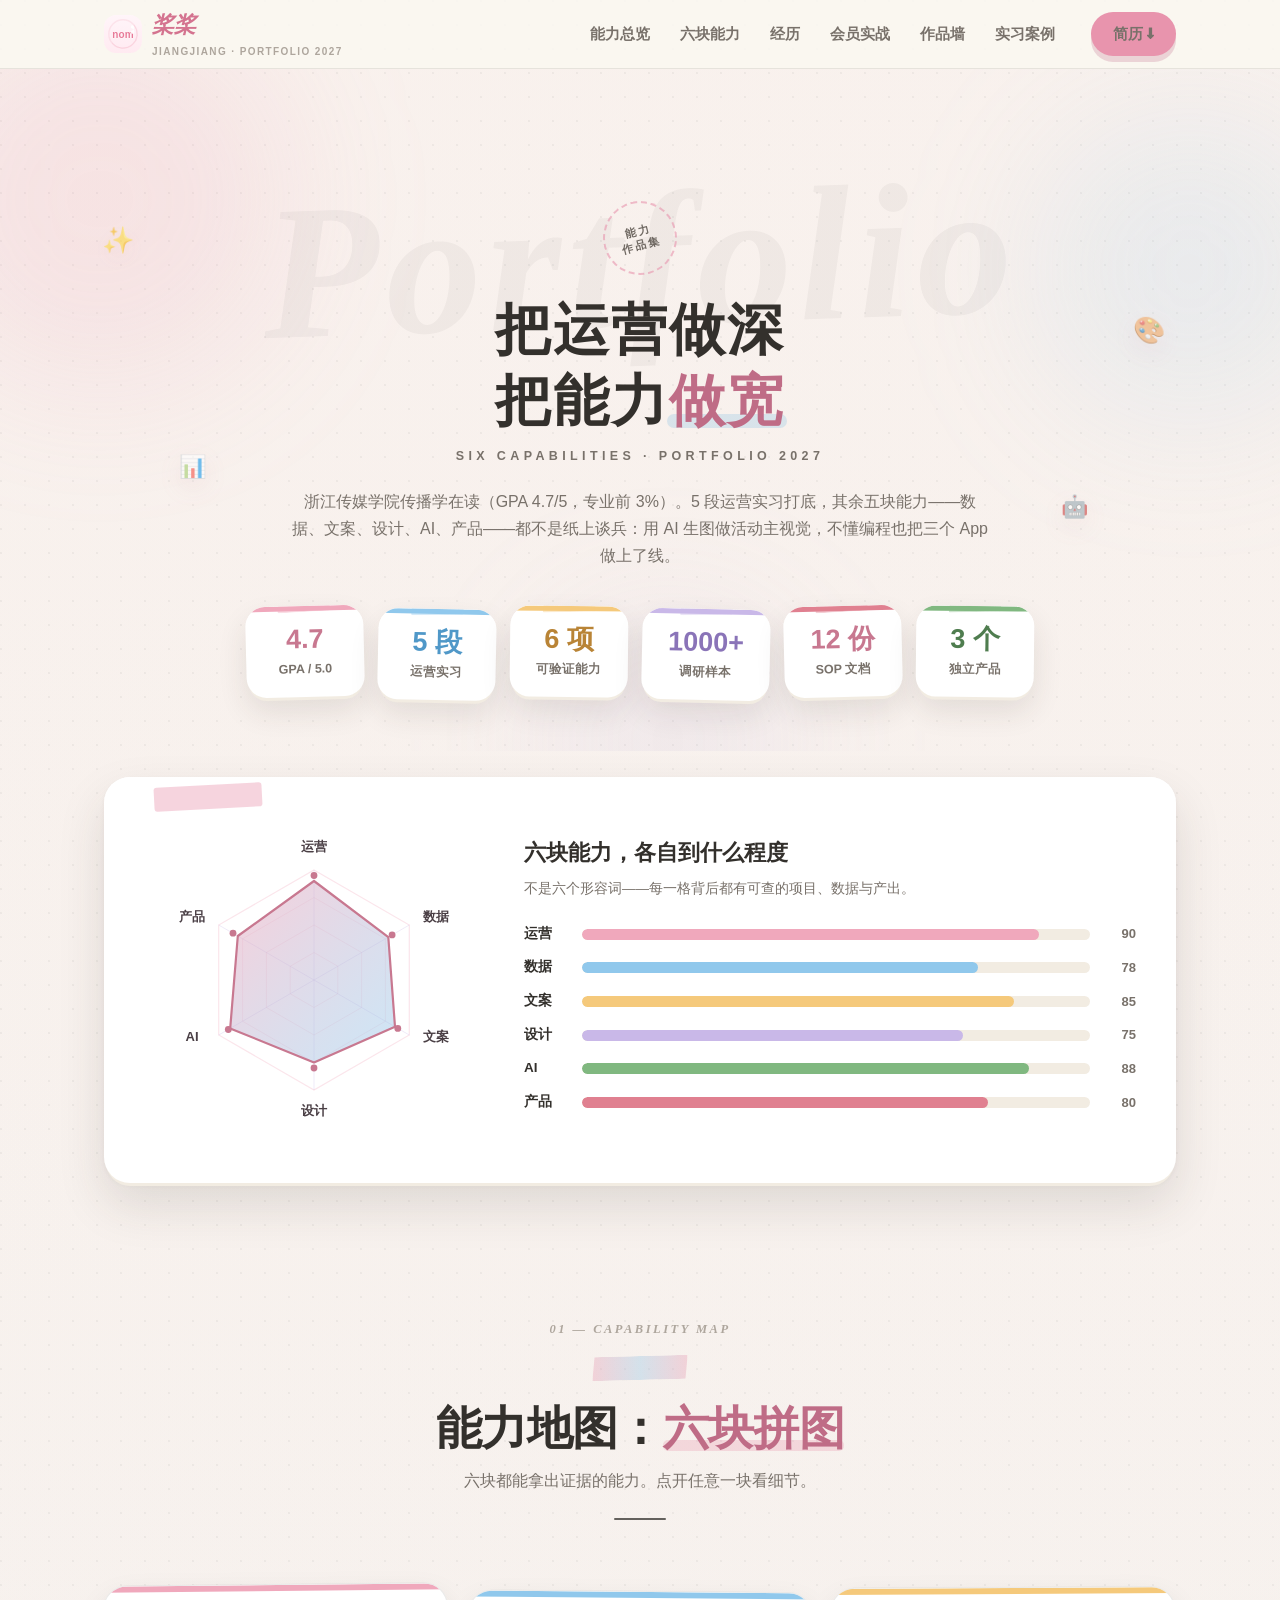
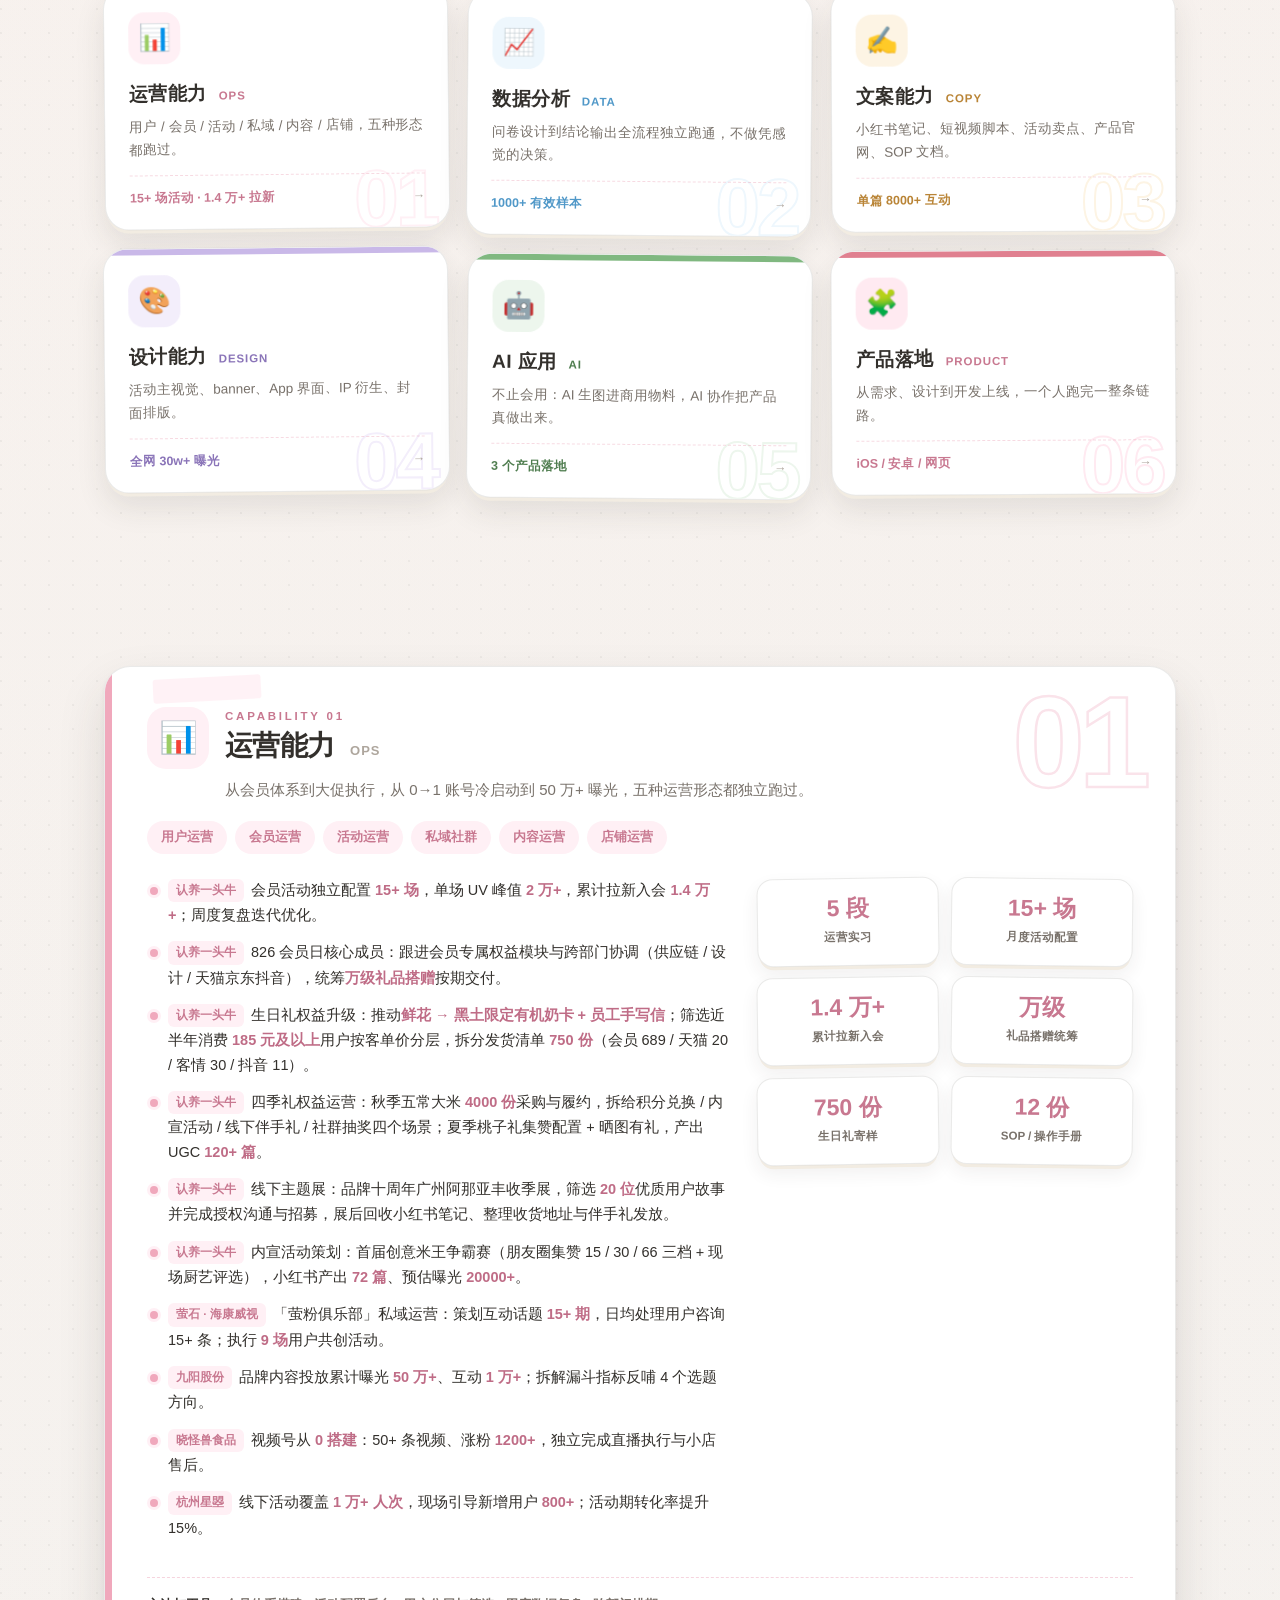
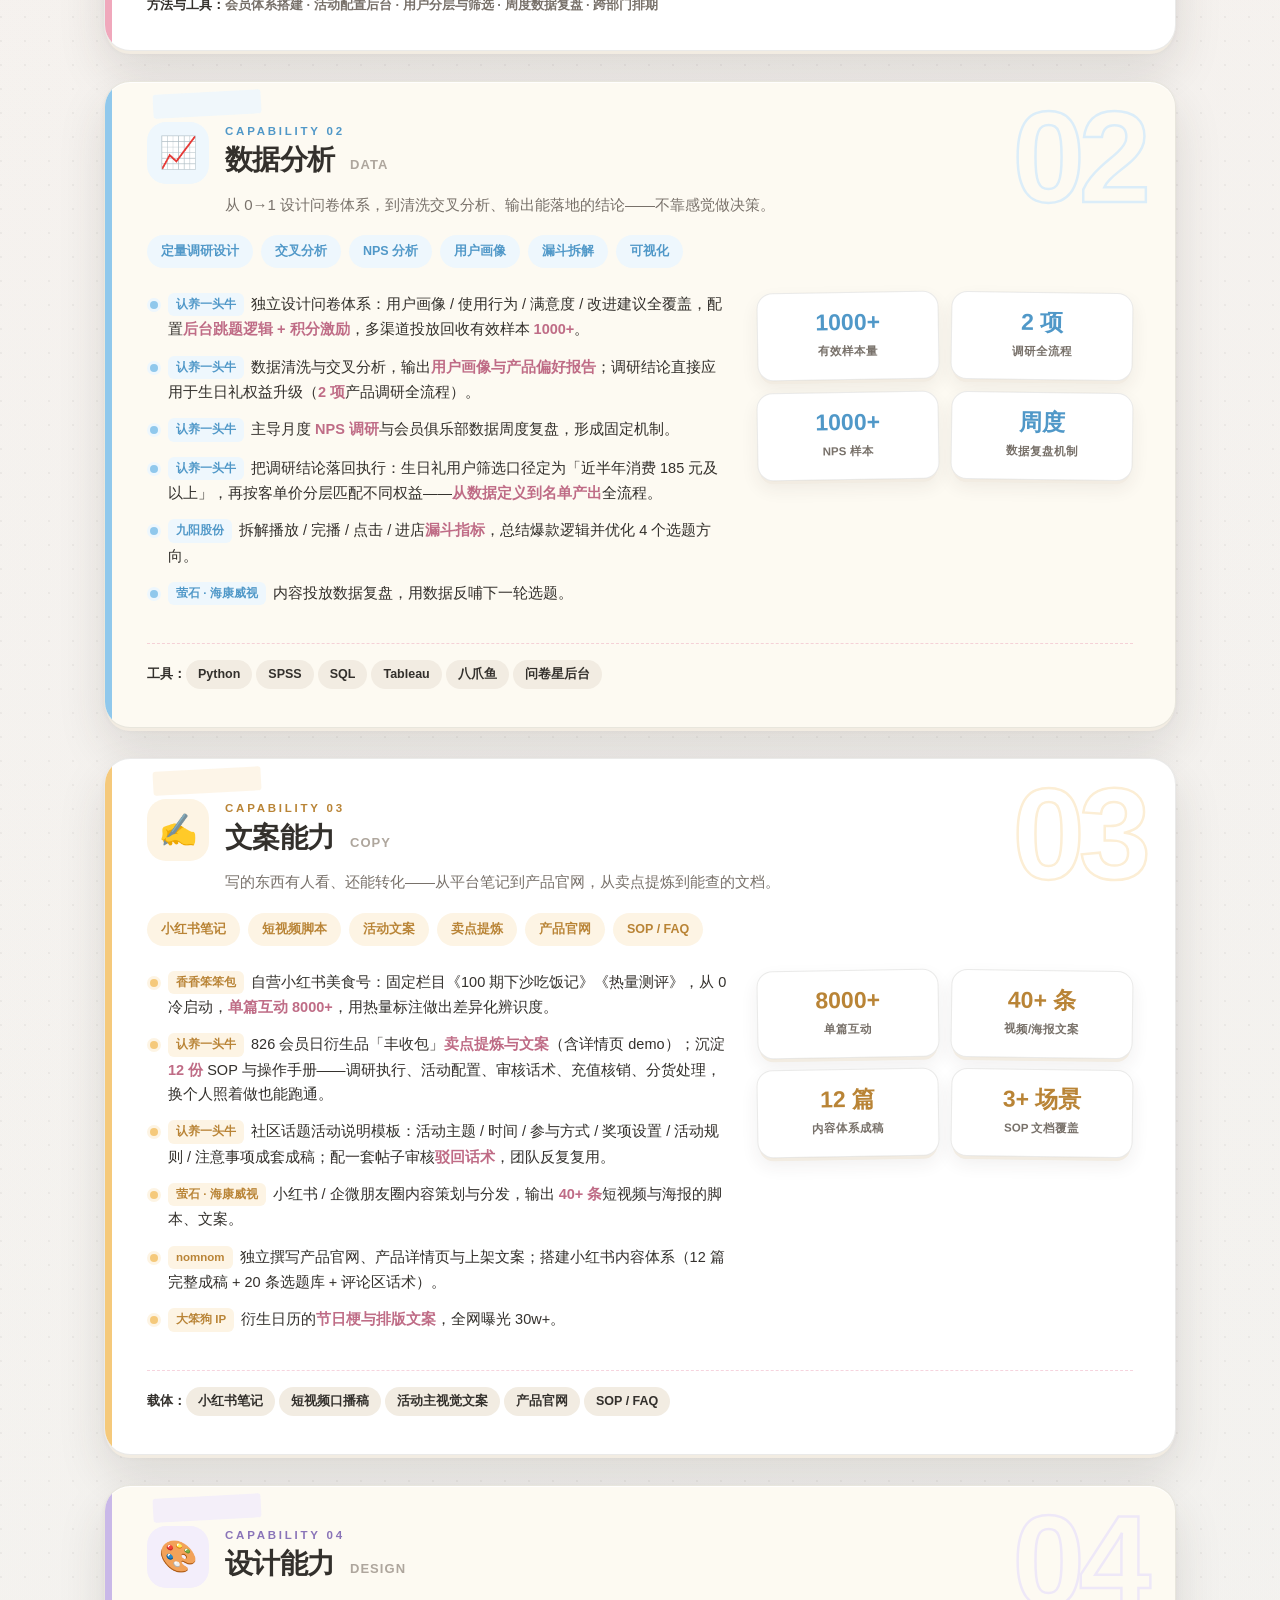
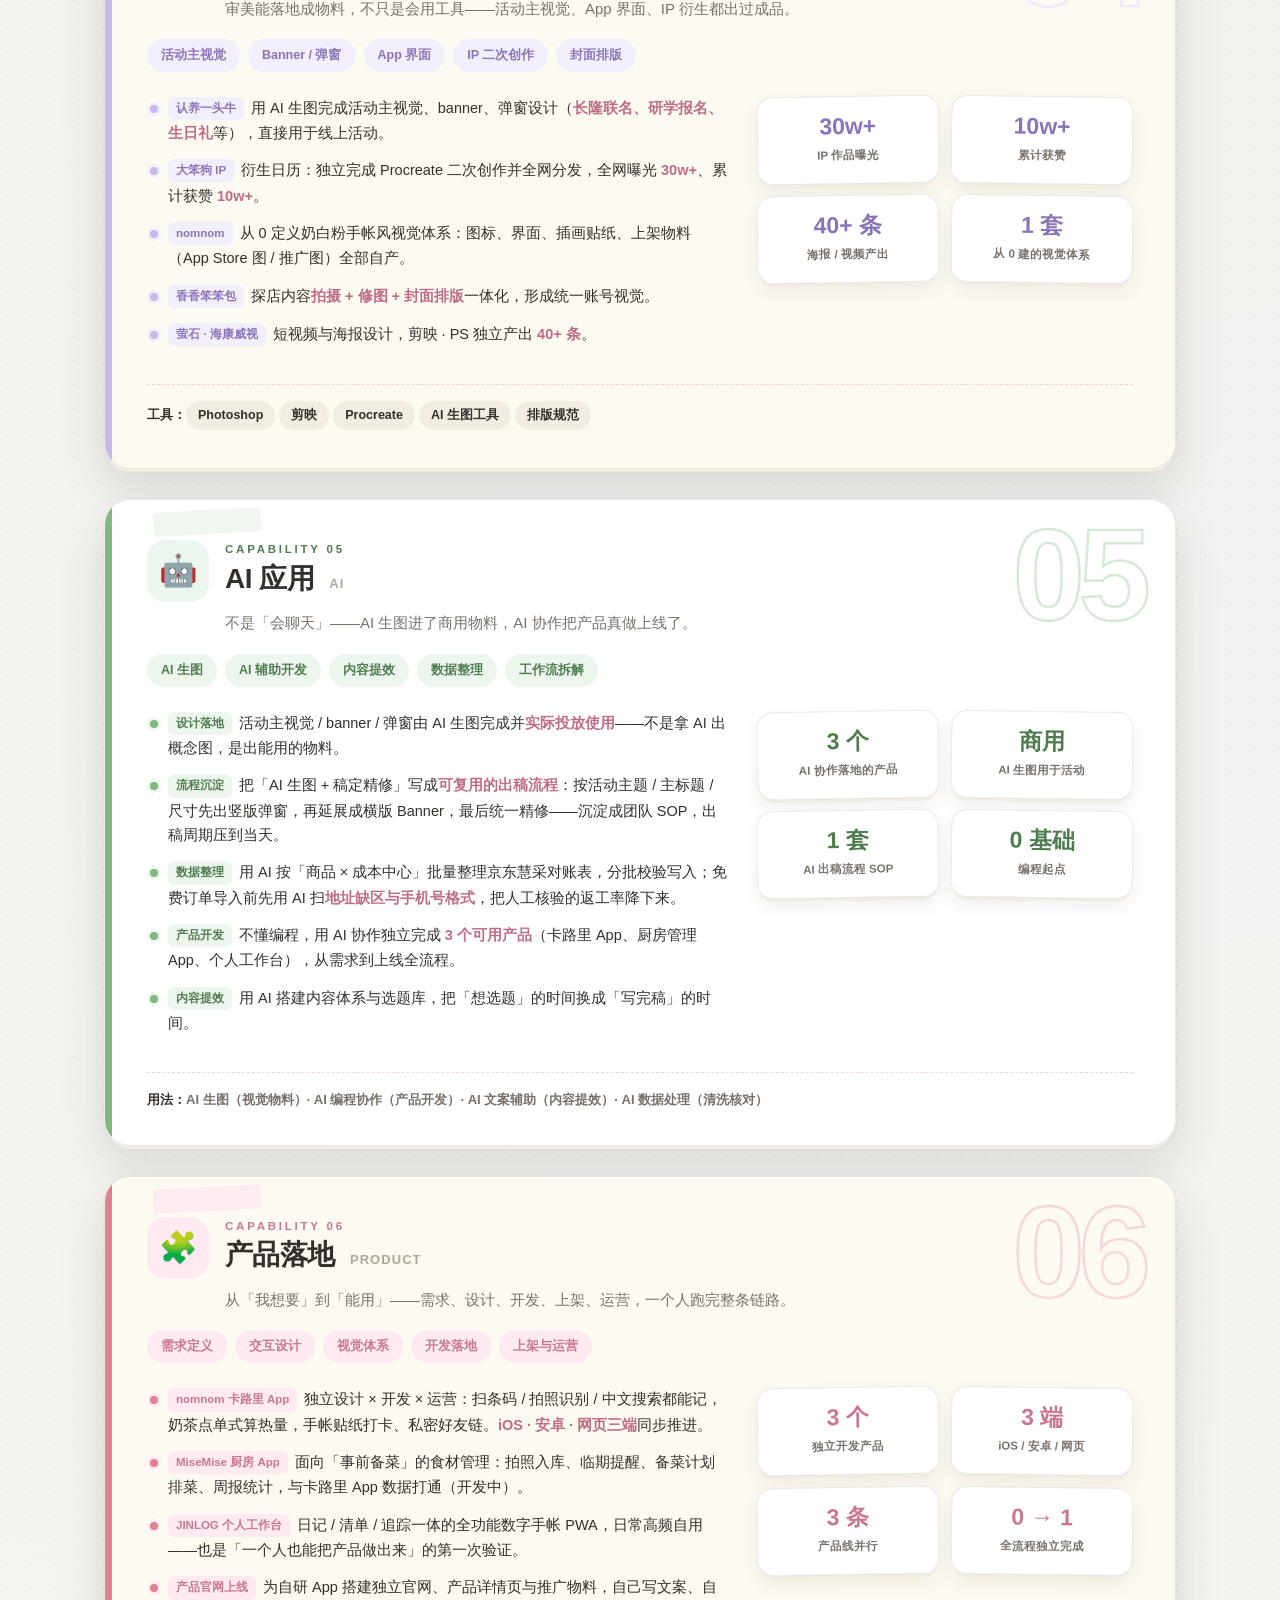
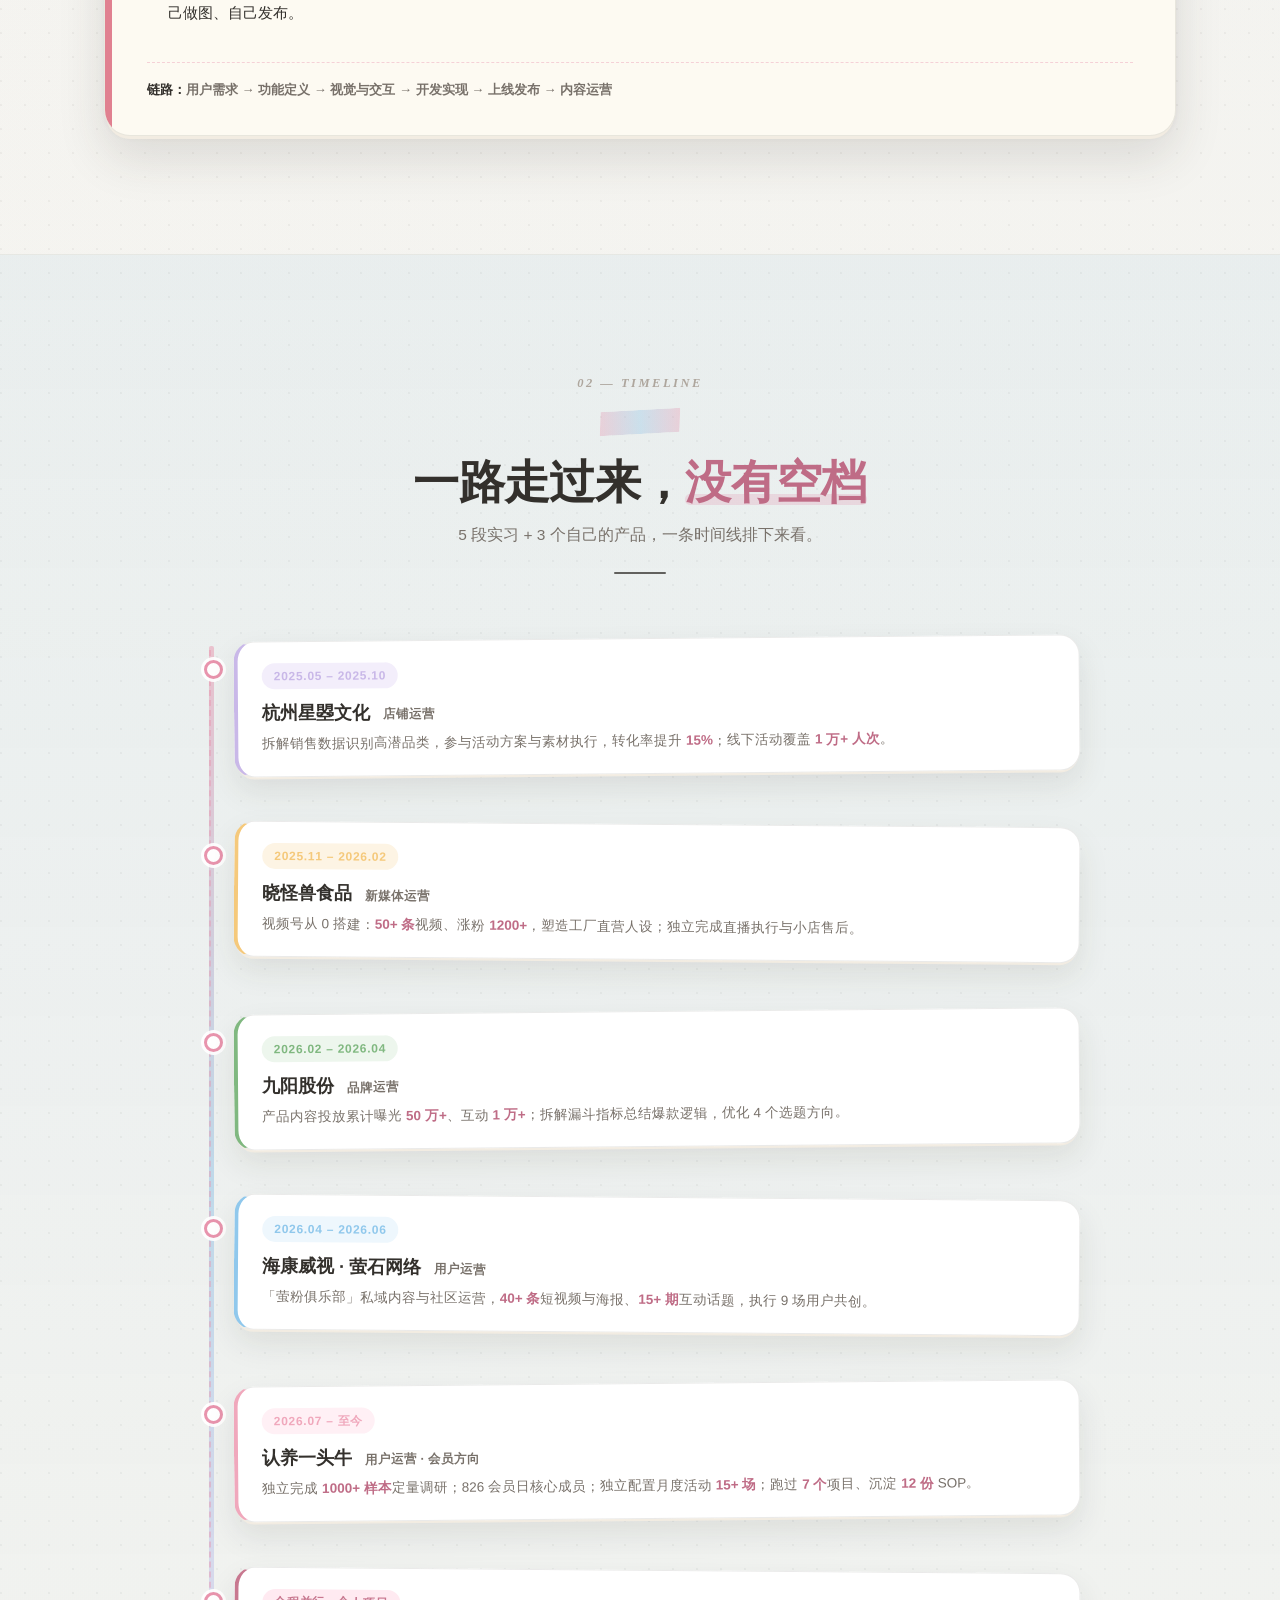
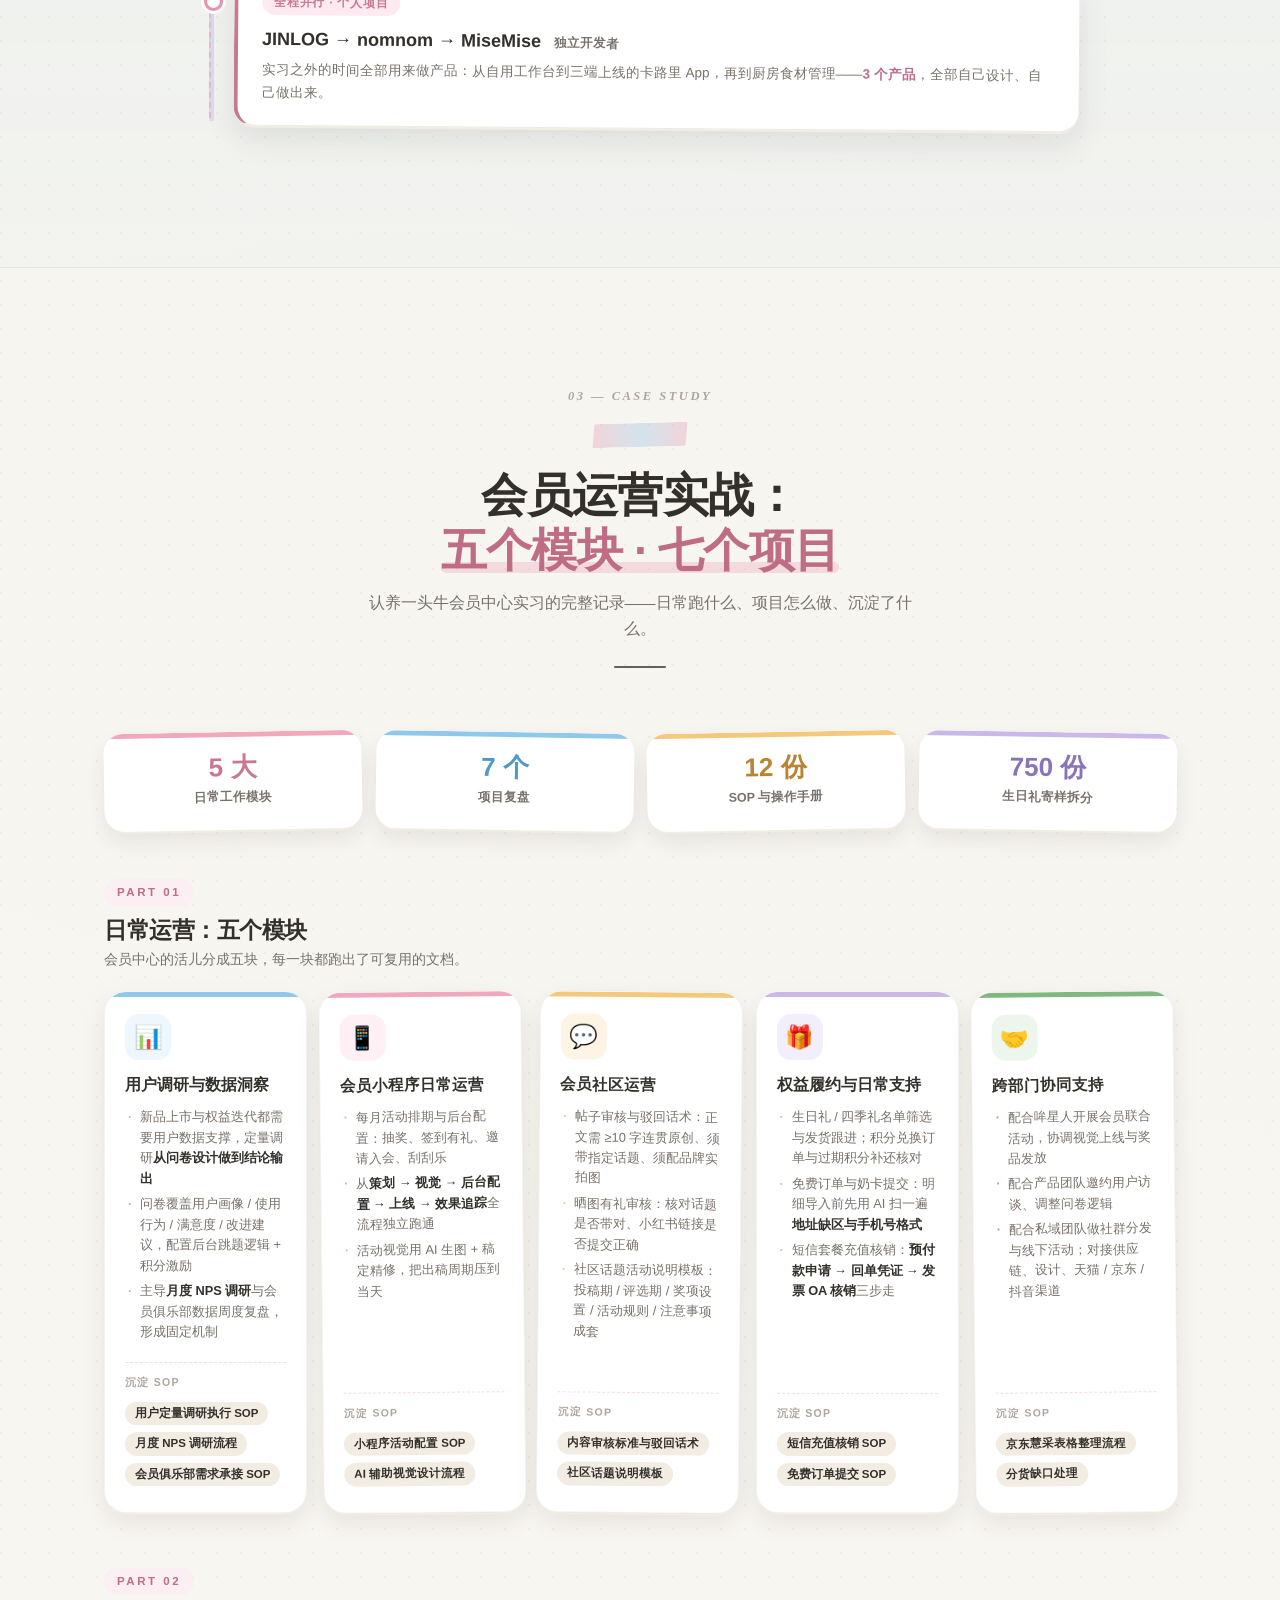
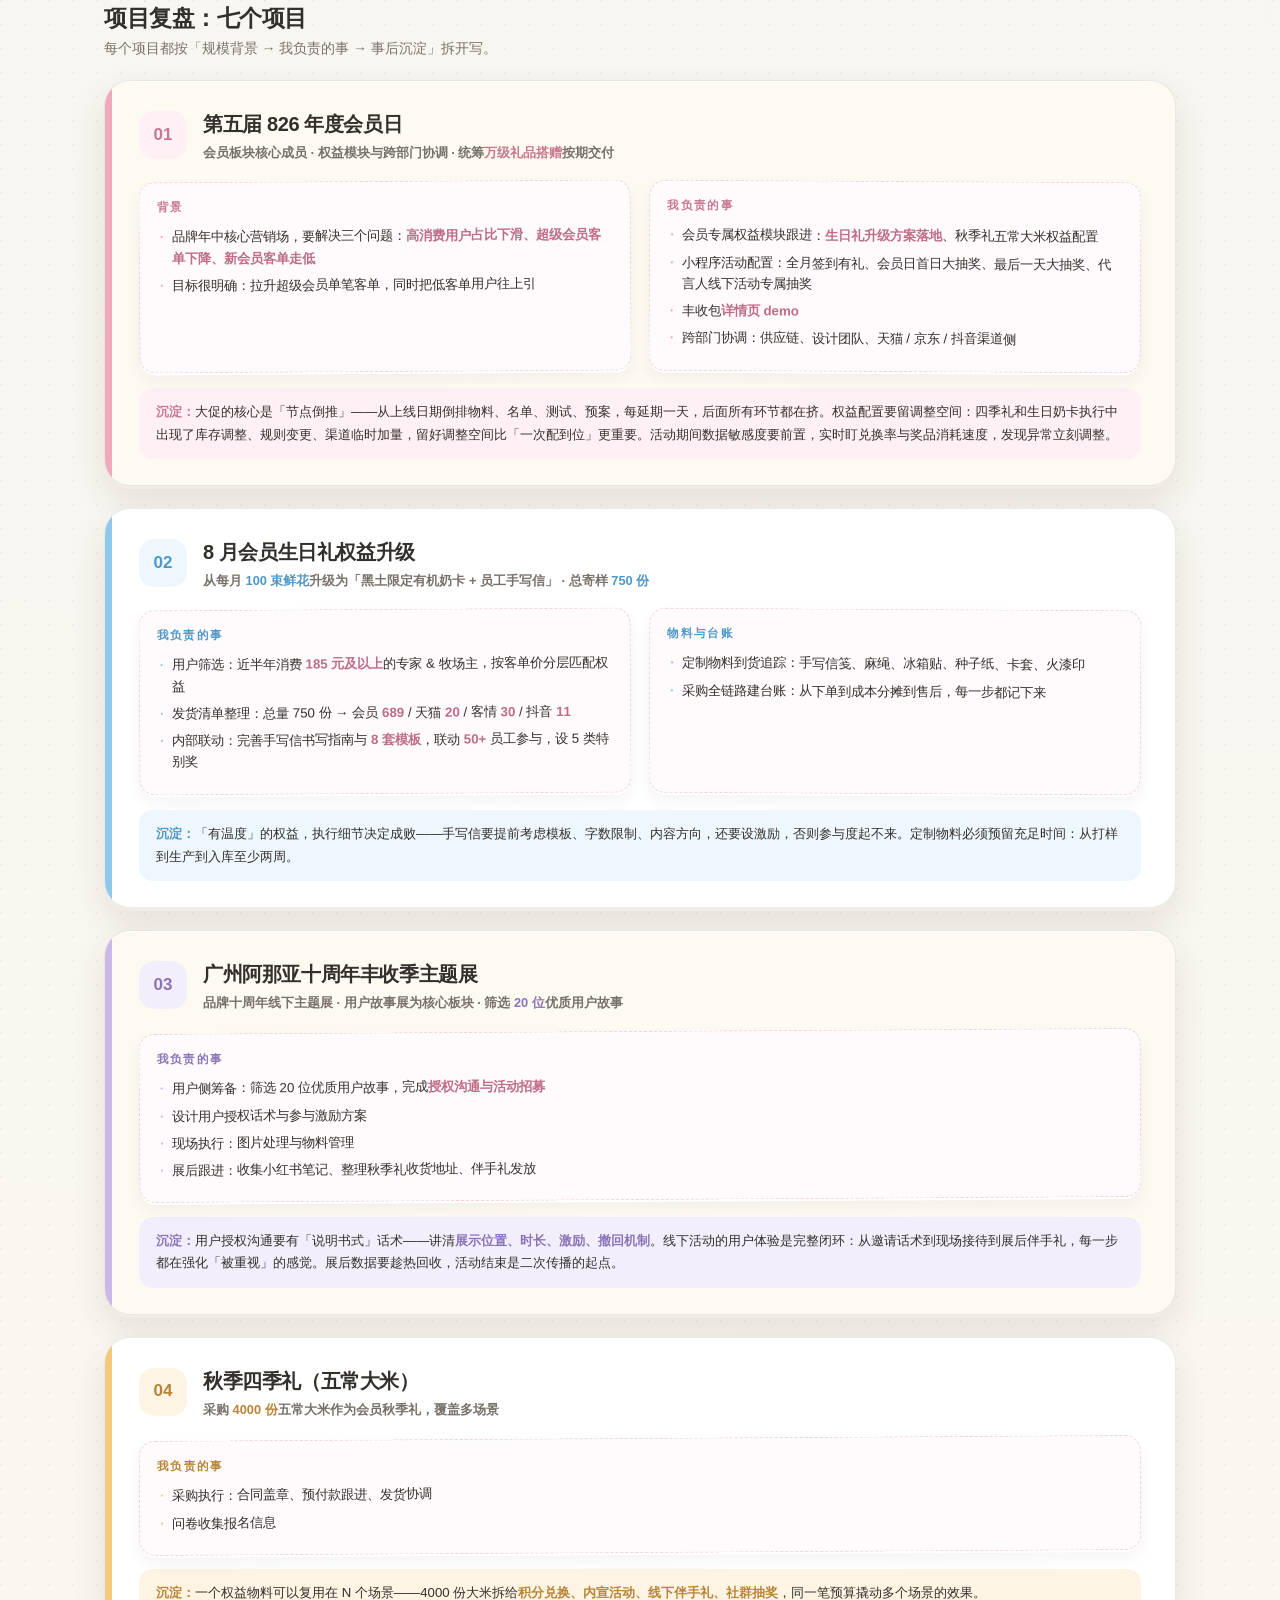
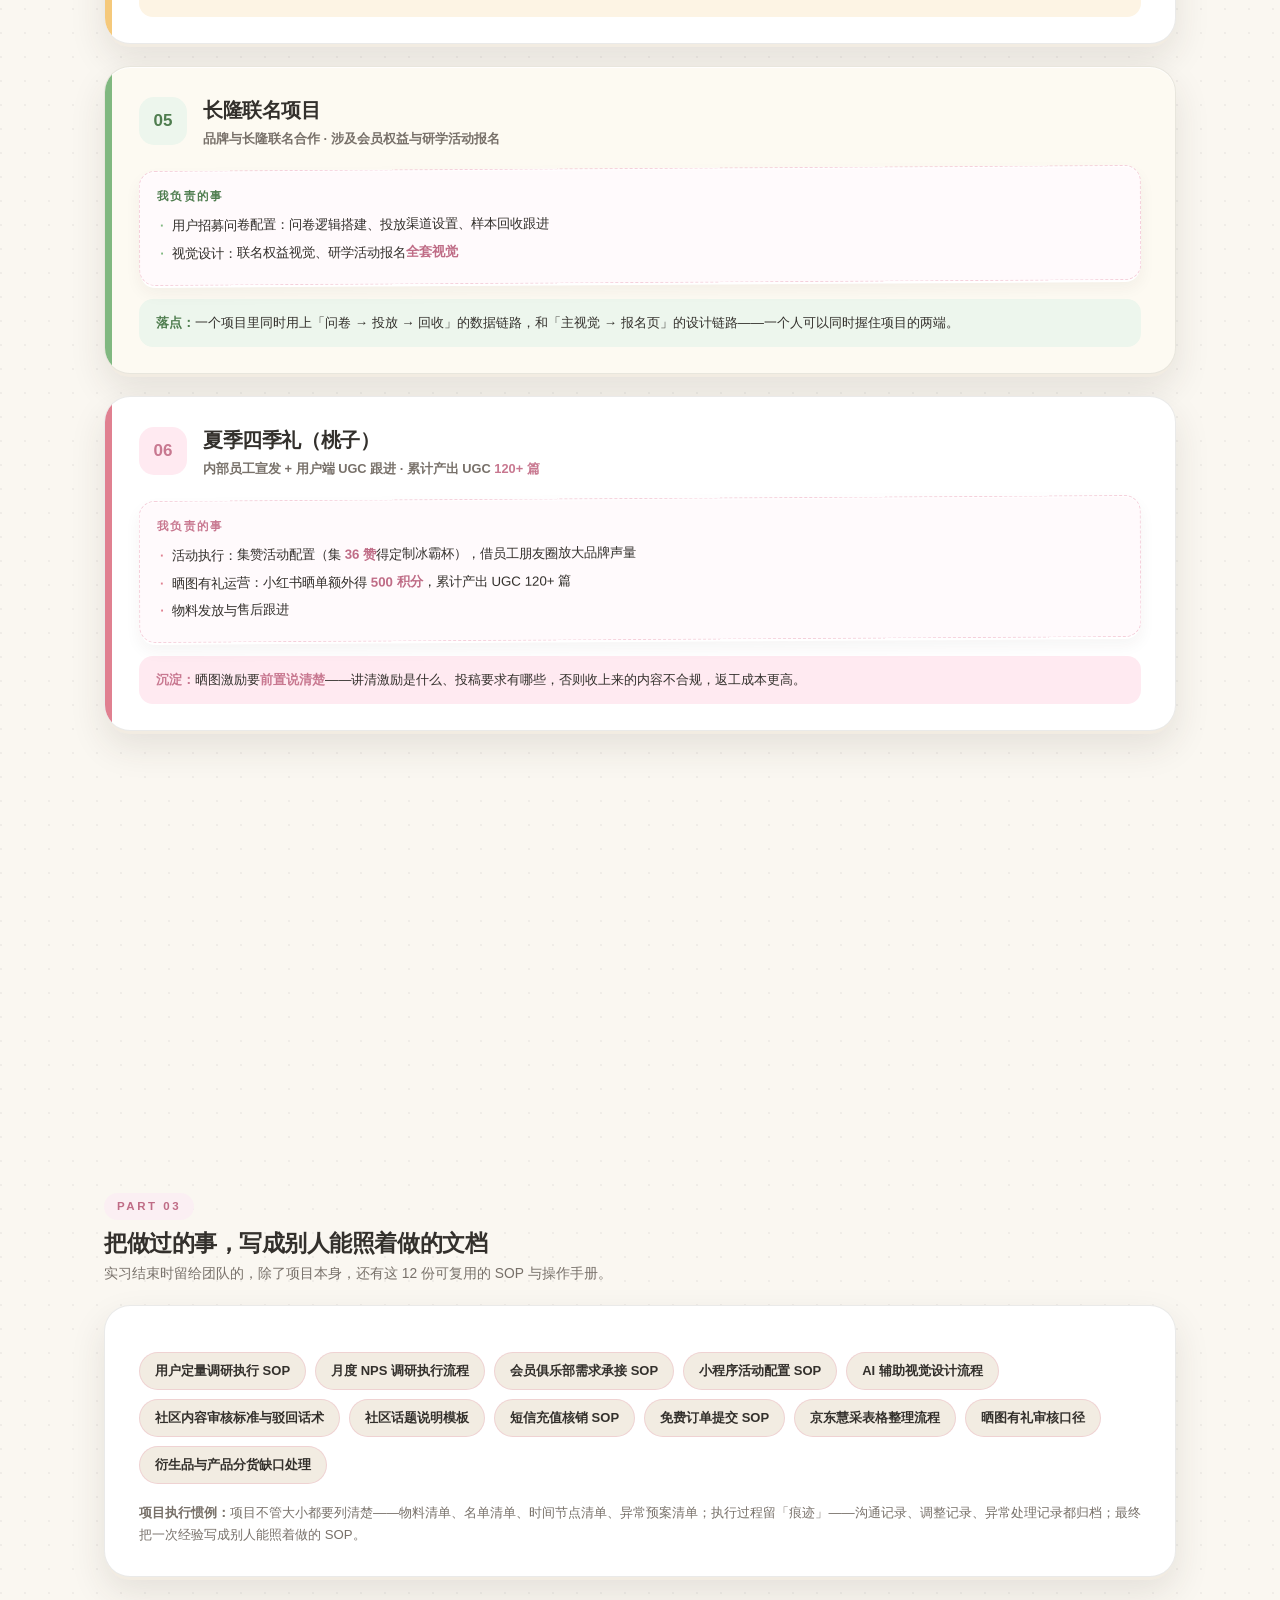
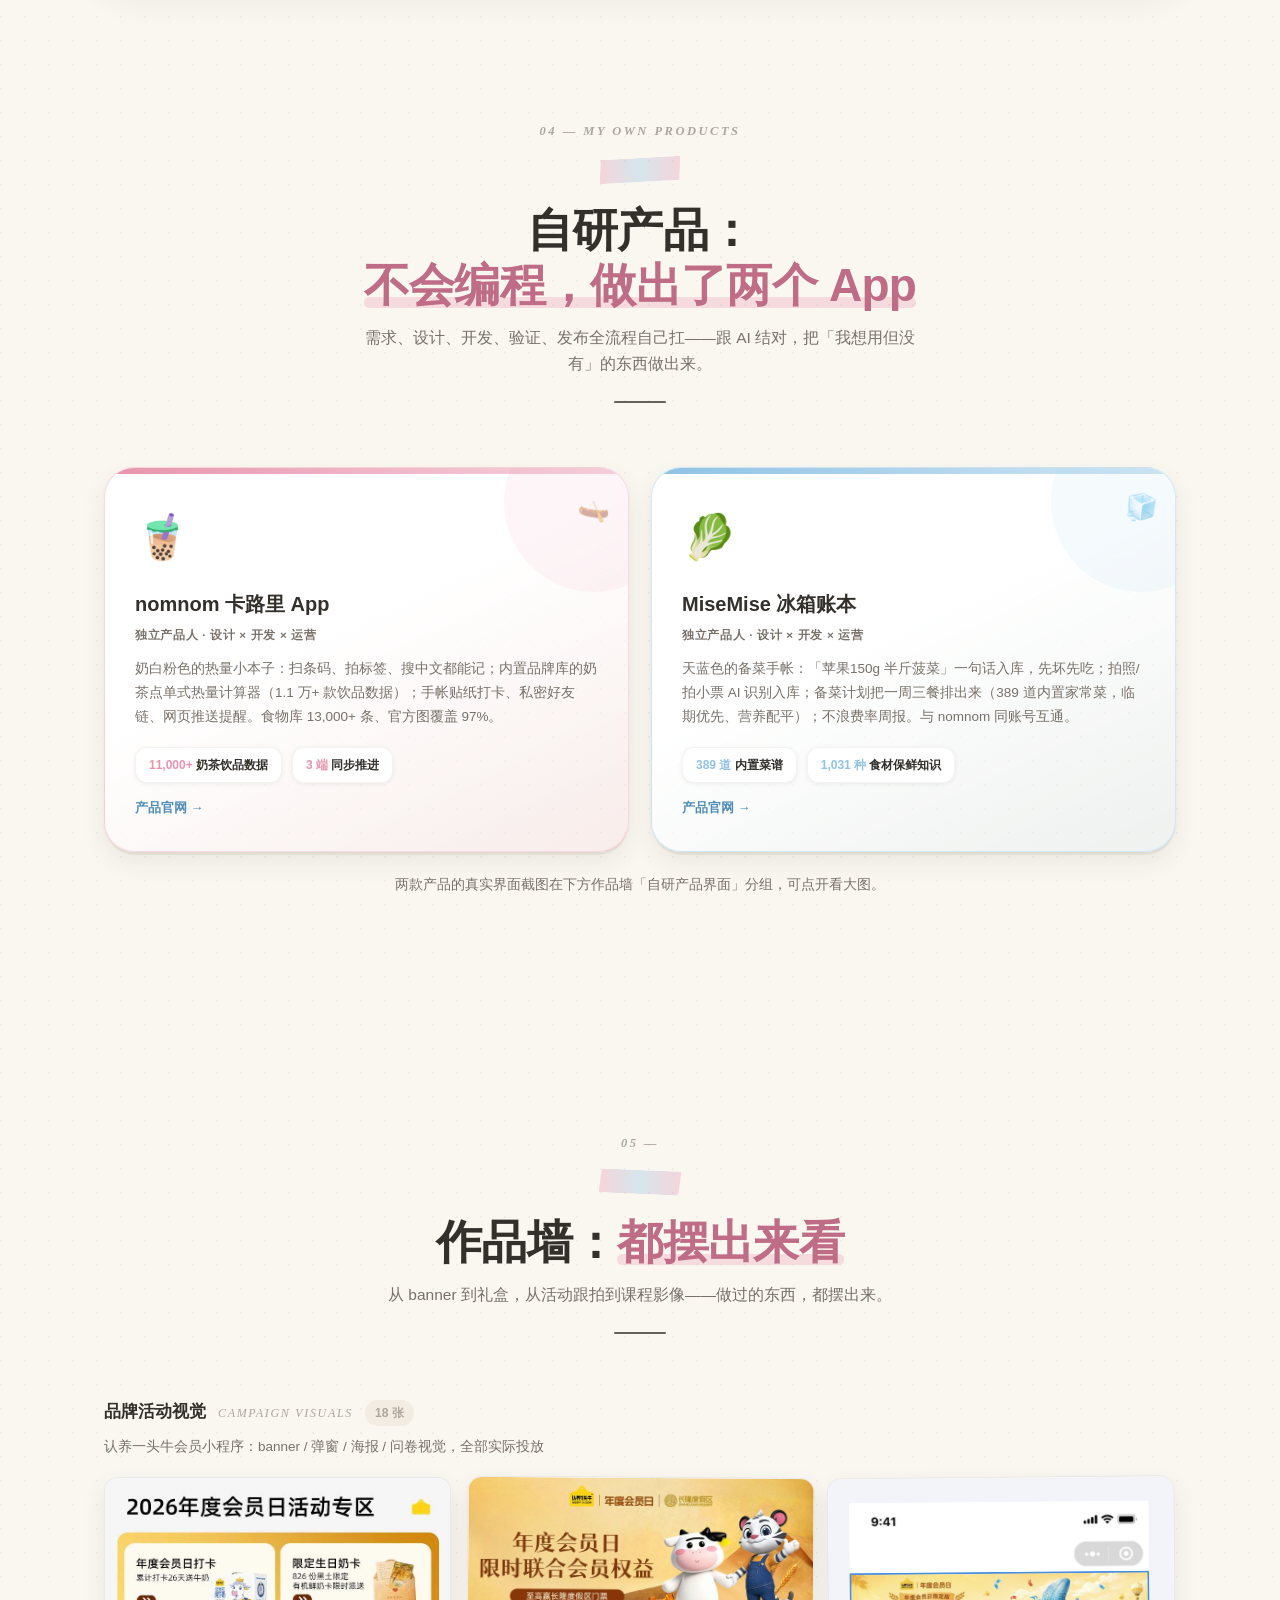
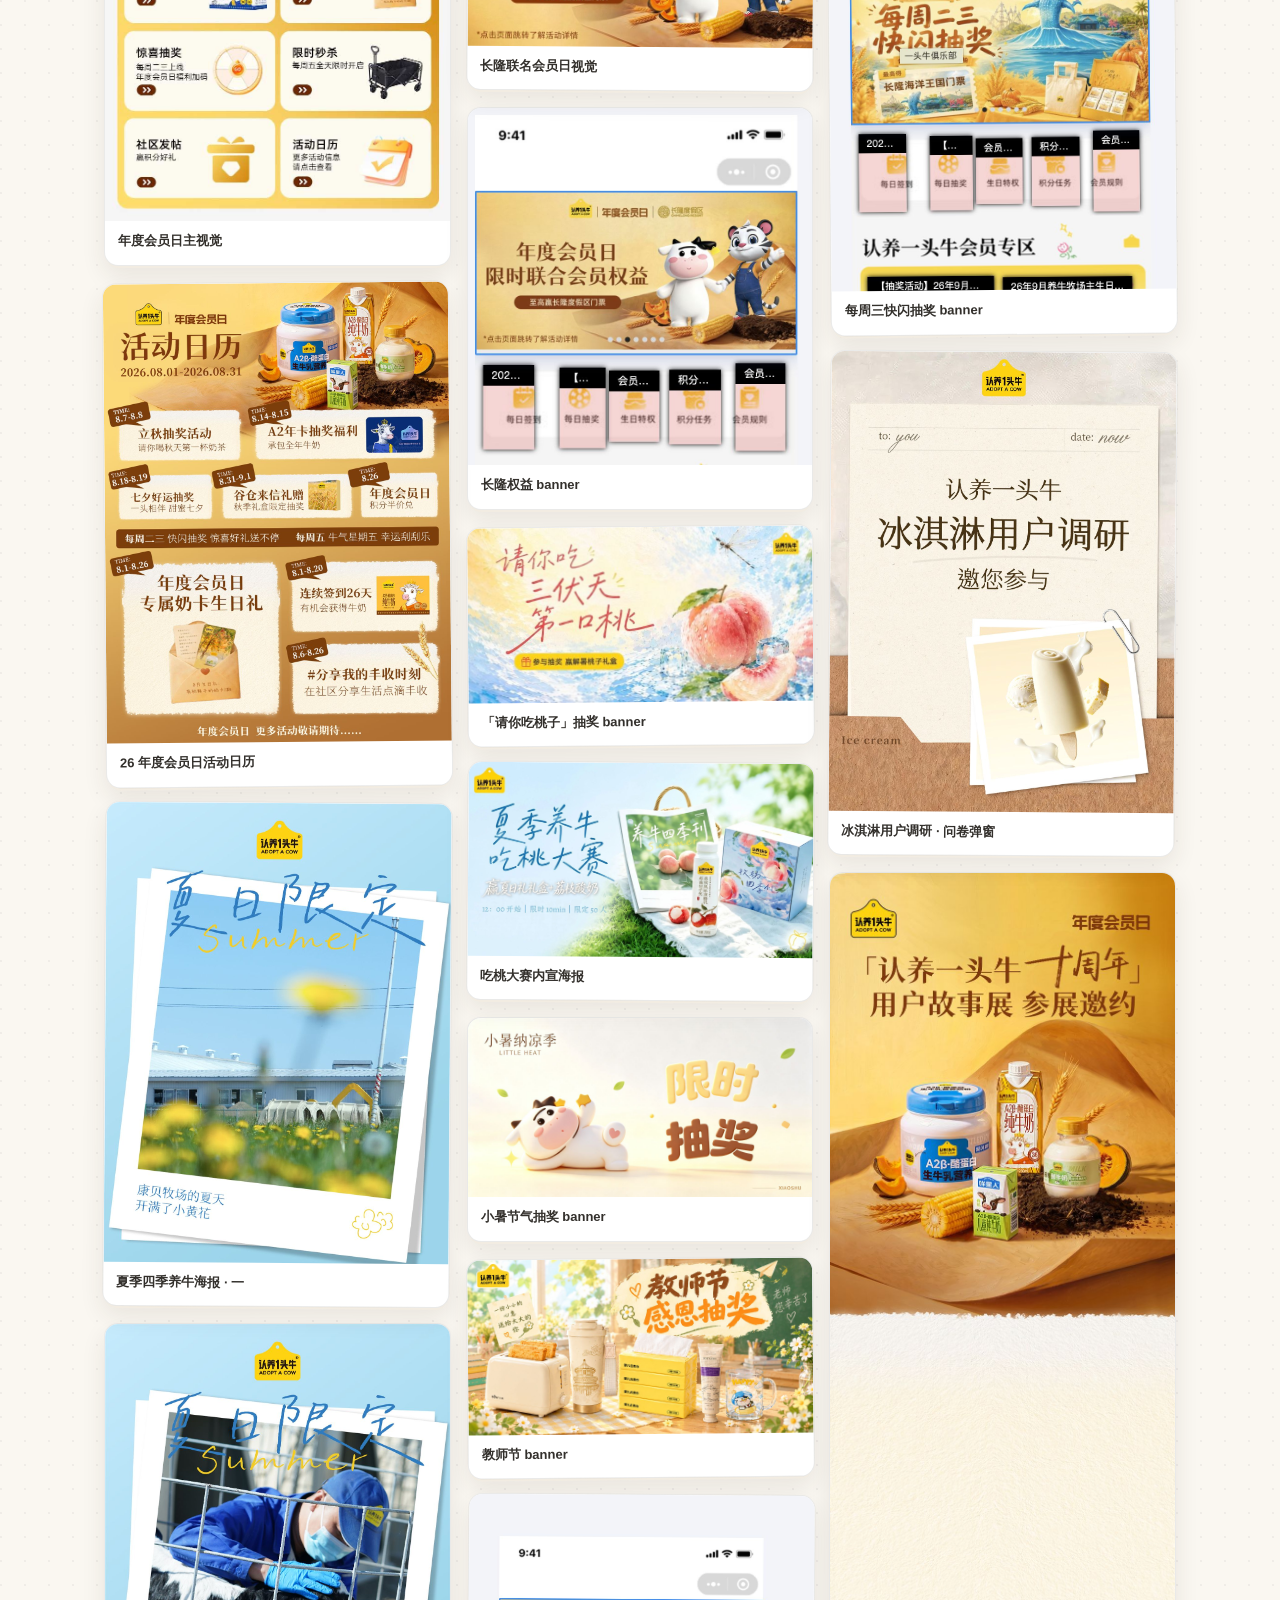
<file: portfolio.html>
<!DOCTYPE html>
<html lang="zh-CN">
<head>
<meta charset="UTF-8" />
<meta name="viewport" content="width=device-width, initial-scale=1.0" />
<title>能力作品集 | 李鑫婕 · 27 届</title>
<meta name="description" content="李鑫婕能力作品集：运营 · 数据 · 文案 · 设计 · AI · 产品六块能力，都在真实项目里跑过——认养一头牛会员运营、1000+ 样本调研、AI 生图做活动主视觉、独立做出三个 App。" />
<meta name="theme-color" content="#FFF5F9" />
<link rel="icon" href="assets/favicon.png" />
<link rel="apple-touch-icon" href="assets/apple-touch-icon.png" />
<link rel="stylesheet" href="styles.css" />
<style>
  /* ============================================================
     能力作品集 · 页面样式（沿用站点手帐风，加深层次）
     色阶：每个能力块一套 --ac（主）/ --acs（浅底）/ --acd（深字）
     ============================================================ */
  .pf-hero { padding: 132px 0 54px; text-align: center; position: relative; overflow: hidden; }
  .pf-hero .hero-wm { position: absolute; left: 50%; top: 96px; transform: translateX(-50%) rotate(-2deg);
    font-family: var(--font-se); font-style: italic; font-weight: 700;
    font-size: clamp(110px, 15vw, 196px); line-height: 1; letter-spacing: .03em;
    color: rgba(52, 45, 38, 0.045); white-space: nowrap;
    pointer-events: none; user-select: none; z-index: 0; }
  .pf-hero .glow { position: absolute; border-radius: 50%; filter: blur(70px); pointer-events: none; }
  .pf-hero .glow.g1 { width: 380px; height: 380px; background: rgba(232,148,173,.15); top: -60px; left: -90px; }
  .pf-hero .glow.g2 { width: 320px; height: 320px; background: rgba(143,194,228,.13); top: 40px; right: -70px; }
  .pf-hero .glow.g3 { width: 260px; height: 260px; background: rgba(185,166,220,.11); bottom: -120px; left: 42%; }
  .pf-hero .container { position: relative; z-index: 1; }
  .pf-hero h1 { font-size: clamp(32px, 5.6vw, 56px); font-weight: 900; letter-spacing: 2px; margin: 20px 0 10px; line-height: 1.26; }
  .pf-hero h1 .hl { color: var(--pink-deep); position: relative; }
  .pf-hero h1 .hl::after { content: ""; position: absolute; left: -2px; right: -2px; bottom: 4px; height: 14px;
    background: rgba(143,194,228,.3); border-radius: 7px; z-index: -1; }
  .pf-hero .en { letter-spacing: .35em; color: var(--text-2); font-size: 12.5px; font-weight: 700; }
  .pf-hero .intro { max-width: 700px; margin: 22px auto 0; color: var(--text-2); font-size: 16px; }
  .float-emoji { position: absolute; font-size: 26px; opacity: .55; pointer-events: none; animation: floaty 7s ease-in-out infinite; }
  .float-emoji.f1 { top: 150px; left: 8%; }
  .float-emoji.f2 { top: 240px; right: 9%; animation-delay: 1.4s; }
  .float-emoji.f3 { top: 380px; left: 14%; animation-delay: 2.6s; font-size: 22px; }
  .float-emoji.f4 { top: 420px; right: 15%; animation-delay: .8s; font-size: 22px; }
  @keyframes floaty { 0%,100% { transform: translateY(0) rotate(-4deg); } 50% { transform: translateY(-14px) rotate(5deg); } }
  @media (max-width: 900px) { .float-emoji { display: none; } }

  /* 彩色统计卡 · v4 便利贴化：交错倾斜 + 底下露出的卡纸边 */
  .pf-stats { display: flex; flex-wrap: wrap; gap: 14px; justify-content: center; margin-top: 36px; }
  .pf-stat { position: relative; background: var(--card); border-radius: 20px; padding: 17px 26px 15px;
    box-shadow: var(--paper-lift), var(--paper-edge), 0 14px 30px rgba(52,45,38,.11);
    text-align: center; overflow: hidden; min-width: 118px;
    transition: transform .22s ease, box-shadow .22s ease; }
  .pf-stat::after { content: ""; position: absolute; left: 0; right: 0; top: 0; height: 5px; background: var(--sc, var(--pink)); }
  .pf-stat::before { content: ""; position: absolute; top: -9px; left: 50%; transform: translateX(-50%) rotate(-2deg);
    width: 54px; height: 15px; background: var(--sc, var(--pink)); opacity: .38; border-radius: 2px;
    clip-path: polygon(4% 0, 100% 0, 96% 100%, 0 100%); z-index: 2; }
  .pf-stat:nth-child(odd)  { transform: rotate(-1.4deg); }
  .pf-stat:nth-child(even) { transform: rotate(1.2deg) translateY(3px); }
  .pf-stat:nth-child(3n)   { transform: rotate(0.6deg); }
  .pf-stat:hover { transform: translateY(-6px) rotate(0deg); box-shadow: var(--paper-lift), var(--paper-edge), 0 20px 40px rgba(52,45,38,.16); }
  .pf-stat b { display: block; font-size: 27px; font-weight: 900; color: var(--scd, var(--pink-deep)); line-height: 1.2; }
  .pf-stat span { font-size: 12.5px; color: var(--text-2); font-weight: 600; }

  /* ---------- 能力雷达 ---------- */
  .radar-card { background: var(--card); border-radius: var(--radius-lg); padding: 38px 40px;
    box-shadow: var(--paper-lift), var(--paper-edge), var(--shadow);
    display: grid; grid-template-columns: 340px 1fr; gap: 40px; align-items: center; position: relative; overflow: hidden; }
  .radar-card::before { content: ""; position: absolute; top: 8px; left: 50px; width: 108px; height: 24px;
    background: rgba(232,148,173,.4); transform: rotate(-3deg); border-radius: 3px; }
  @media (max-width: 860px) { .radar-card { grid-template-columns: 1fr; gap: 24px; padding: 30px 24px; } }
  .radar-svg { width: 100%; max-width: 340px; margin: 0 auto; display: block; }
  .radar-side h3 { font-size: 22px; font-weight: 900; margin-bottom: 6px; }
  .radar-side .sub { font-size: 13.5px; color: var(--text-2); margin-bottom: 22px; }
  .bar-row { display: grid; grid-template-columns: 46px 1fr 34px; align-items: center; gap: 12px; margin-bottom: 11px; }
  .bar-name { font-size: 13.5px; font-weight: 800; color: var(--text); }
  .bar-track { height: 11px; background: var(--bg-deep); border-radius: 999px; overflow: hidden; }
  .bar-track i { display: block; height: 100%; border-radius: 999px; background: var(--bc, var(--pink)); }
  .bar-val { font-size: 13px; font-weight: 900; color: var(--text-2); text-align: right; }

  /* ---------- 能力地图 ---------- */
  .map-grid { display: grid; grid-template-columns: repeat(3, 1fr); gap: 18px; }
  @media (max-width: 900px) { .map-grid { grid-template-columns: repeat(2, 1fr); } }
  @media (max-width: 560px) { .map-grid { grid-template-columns: 1fr; } }
  .map-card { display: block; background: var(--card); border-radius: 24px; padding: 26px 24px 20px;
    box-shadow: var(--paper-lift), var(--paper-edge), 0 14px 30px rgba(52,45,38,.10);
    position: relative; overflow: hidden; transition: transform .22s ease, box-shadow .22s ease; }
  .map-card::after { content: ""; position: absolute; left: 0; right: 0; top: 0; height: 6px; background: var(--ac); }
  /* v4 拼贴：交错倾斜 + 纵向错落，hover 归位抬升 */
  .map-card:nth-child(3n+1) { transform: rotate(-0.6deg) translateY(0); }
  .map-card:nth-child(3n+2) { transform: rotate(0.5deg) translateY(7px); }
  .map-card:nth-child(3n)   { transform: rotate(-0.3deg) translateY(3px); }
  .map-card:hover { transform: translateY(-6px) rotate(0deg); box-shadow: var(--paper-lift), var(--paper-edge), 0 22px 46px rgba(52,45,38,.16); }
  .map-wm { position: absolute; right: 12px; bottom: -12px; font-size: 80px; font-weight: 900; line-height: 1;
    letter-spacing: -3px; pointer-events: none;
    color: transparent; -webkit-text-stroke: 2px var(--acs); }
  .map-ico { width: 52px; height: 52px; border-radius: 16px; background: var(--acs);
    display: flex; align-items: center; justify-content: center; font-size: 26px; margin-bottom: 14px; position: relative; z-index: 1; }
  .map-card h3 { font-size: 19px; font-weight: 900; letter-spacing: .5px; position: relative; z-index: 1; }
  .map-card h3 i { font-style: normal; font-size: 11.5px; color: var(--acd); font-weight: 800; margin-left: 6px; letter-spacing: .08em; }
  .map-card p { font-size: 13.5px; color: var(--text-2); margin-top: 6px; min-height: 42px; position: relative; z-index: 1; }
  .map-hint { margin-top: 14px; padding-top: 12px; border-top: 1.5px dashed rgba(232,148,173,.35);
    font-size: 12.5px; font-weight: 800; color: var(--acd); display: flex; justify-content: space-between; position: relative; z-index: 1; }
  .map-hint span:last-child { color: var(--text-3); font-weight: 700; }

  /* ---------- 能力块 ---------- */
  .cap { background: var(--card); border-radius: var(--radius-lg); padding: 40px 42px 34px;
    box-shadow: var(--paper-lift), var(--paper-edge), var(--shadow);
    position: relative; overflow: hidden; margin-top: 30px;
    border: 1px solid var(--line); }
  /* v4 底色节奏：偶数块整张换成暖奶油纸，大层次不靠颜色靠纸色 */
  .cap:nth-of-type(even) { background: #fdfaf2; }
  .cap::before { content: ""; position: absolute; top: 10px; left: 48px; width: 108px; height: 24px;
    background: var(--acs); transform: rotate(-3deg); border-radius: 3px; opacity: .85; }
  .cap::after { content: ""; position: absolute; left: 0; top: 0; bottom: 0; width: 7px; background: var(--ac); }
  @media (max-width: 620px) { .cap { padding: 30px 22px 26px; } }
  .cap-wm { position: absolute; right: 30px; top: 10px; font-size: 130px; font-weight: 900; line-height: 1;
    pointer-events: none; letter-spacing: -6px;
    color: transparent; -webkit-text-stroke: 2.5px color-mix(in srgb, var(--ac) 32%, #fff); }
  .cap-head { display: flex; align-items: flex-start; gap: 16px; margin-bottom: 6px; position: relative; z-index: 1; }
  .cap-ico { width: 62px; height: 62px; border-radius: 19px; background: var(--acs);
    display: flex; align-items: center; justify-content: center; font-size: 31px; flex: 0 0 auto; }
  .cap-head-txt { flex: 1 1 auto; }
  .cap-num { font-size: 11.5px; font-weight: 900; letter-spacing: .24em; color: var(--acd); }
  .cap-head h2 { font-size: 28px; font-weight: 900; margin-top: 2px; }
  .cap-head h2 em { font-style: normal; font-size: 13px; font-weight: 800; color: var(--text-3); margin-left: 8px; letter-spacing: .08em; }
  .cap-sub { color: var(--text-2); font-size: 15px; margin: 8px 0 18px; padding-left: 78px; position: relative; z-index: 1; }
  @media (max-width: 620px) { .cap-sub { padding-left: 0; } }
  .cap-tags { display: flex; flex-wrap: wrap; gap: 8px; margin-bottom: 24px; position: relative; z-index: 1; }
  .cap-tags span { font-size: 12.5px; font-weight: 700; color: var(--acd); background: var(--acs);
    border-radius: 999px; padding: 6px 14px; }

  .cap-grid { display: grid; grid-template-columns: 1.55fr 1fr; gap: 28px; align-items: start; position: relative; z-index: 1; }
  @media (max-width: 820px) { .cap-grid { grid-template-columns: 1fr; } }
  .evid-row { position: relative; padding: 0 0 0 21px; margin-bottom: 13px; font-size: 14.5px; }
  .evid-row::before { content: ""; position: absolute; left: 3px; top: 9px; width: 8px; height: 8px; border-radius: 50%;
    background: var(--ac); box-shadow: 0 0 0 3px var(--acs); }
  .evid-src { display: inline-block; font-size: 11.5px; font-weight: 800; color: var(--acd);
    background: var(--acs); border-radius: 6px; padding: 2px 8px; margin-right: 7px; position: relative; top: -1px; }
  .evid-row b { color: var(--pink-deep); }
  .cap-nums { display: grid; grid-template-columns: repeat(2, 1fr); gap: 12px; align-content: start; }
  .cap-num-cell { background: var(--card); border: 1px solid var(--line); border-radius: 16px; padding: 15px 10px; text-align: center;
    box-shadow: var(--paper-lift), var(--paper-edge), 0 8px 18px rgba(52,45,38,.07);
    transition: transform .2s ease; }
  .cap-num-cell:nth-child(odd)  { transform: rotate(-0.9deg); }
  .cap-num-cell:nth-child(even) { transform: rotate(0.8deg); }
  .cap-num-cell:hover { transform: translateY(-3px) rotate(0deg); }
  .cap-num-cell b { display: block; font-size: 23px; color: var(--acd); line-height: 1.25; }
  .cap-num-cell span { font-size: 11.5px; color: var(--text-2); font-weight: 600; }
  .cap-tools { margin-top: 24px; padding-top: 16px; border-top: 1.5px dashed rgba(232,148,173,.4);
    font-size: 13px; color: var(--text-2); font-weight: 600; position: relative; z-index: 1; }
  .cap-tools b { color: var(--text); }
  .cap-tools .tl-chip { display: inline-block; background: var(--bg-deep); border-radius: 999px; padding: 4px 12px;
    margin: 0 4px 4px 0; font-size: 12.5px; font-weight: 700; color: var(--text); }

  /* ---------- 经历时间线 ---------- */
  .tl { position: relative; max-width: 880px; margin: 0 auto; padding-left: 34px; }
  .tl::before { content: ""; position: absolute; left: 9px; top: 8px; bottom: 8px; width: 2.5px;
    background: linear-gradient(180deg, rgba(232,148,173,.5), rgba(143,194,228,.5), rgba(201,184,232,.45)); border-radius: 2px; }
  .tl-item { position: relative; margin-bottom: 20px; }
  .tl-item::before { content: ""; position: absolute; left: -30px; top: 22px; width: 13px; height: 13px; border-radius: 50%;
    background: #fff; border: 3px solid var(--tc, var(--pink)); box-shadow: 0 0 0 3px rgba(255,255,255,.9); }
  .tl-card { background: var(--card); border-radius: 20px; padding: 20px 24px;
    box-shadow: var(--paper-lift), 0 4px 0 -2px var(--bg-deep), 0 14px 30px rgba(52,45,38,.10);
    border-left: 4px solid var(--tc, var(--pink)); transition: transform .22s ease, box-shadow .22s ease; }
  .tl-item:nth-of-type(odd) .tl-card  { transform: rotate(-0.5deg); }
  .tl-item:nth-of-type(even) .tl-card { transform: rotate(0.45deg); }
  .tl-card:hover { transform: translateX(5px) rotate(0deg); box-shadow: var(--paper-lift), 0 4px 0 -2px var(--bg-deep), 0 20px 40px rgba(52,45,38,.15); }
  .tl-when { display: inline-block; font-size: 12px; font-weight: 900; letter-spacing: .06em;
    color: var(--tc, var(--pink-deep)); background: var(--tcs, var(--pink-soft)); border-radius: 999px; padding: 3px 12px; margin-bottom: 9px; }
  .tl-card h3 { font-size: 18px; font-weight: 900; }
  .tl-card h3 em { font-style: normal; font-size: 12.5px; font-weight: 700; color: var(--text-2); margin-left: 8px; }
  .tl-card p { font-size: 13.5px; color: var(--text-2); margin-top: 5px; }
  .tl-card p b { color: var(--pink-deep); }

  /* ---------- 实习案例详情 ---------- */
  .case-card { background: var(--card); border-radius: var(--radius-lg); padding: 34px 36px; position: relative; overflow: hidden;
    box-shadow: var(--paper-lift), var(--paper-edge), var(--shadow); border: 1px solid var(--line); }
  .case-card + .case-card { margin-top: 24px; }
  .case-card:nth-of-type(even) { background: #fdfaf2; }
  .case-card::before { content: ""; position: absolute; top: 9px; left: 42px; width: 110px; height: 24px;
    background: rgba(143,194,228,.45); transform: rotate(-3deg); border-radius: 3px; }
  .case-kicker { font-size: 12.5px; letter-spacing: .2em; color: var(--pink-deep); font-weight: 800; }
  .case-card h3 { font-size: 23px; font-weight: 900; margin: 6px 0 2px; }
  .case-period { font-size: 13px; color: var(--text-2); font-weight: 600; }
  .case-grid { display: grid; grid-template-columns: 1.4fr 1fr; gap: 26px; margin-top: 20px; }
  @media (max-width: 760px) { .case-grid { grid-template-columns: 1fr; } }
  .case-block h4 { font-size: 14.5px; font-weight: 900; color: var(--pink-deep); margin-bottom: 8px; display: flex; align-items: center; gap: 6px; }
  .case-block h4::before { content: "✦"; font-size: 11px; }
  .case-block ul li { position: relative; padding-left: 18px; font-size: 14.5px; color: var(--text); margin-bottom: 7px; }
  .case-block ul li::before { content: "·"; position: absolute; left: 4px; color: var(--pink); font-weight: 900; }
  .case-nums { display: grid; grid-template-columns: repeat(2, 1fr); gap: 12px; align-content: start; }
  .case-num { background: var(--card); border: 1px solid var(--line); border-radius: 16px; padding: 14px 12px; text-align: center;
    box-shadow: var(--paper-lift), 0 4px 0 -2px var(--pink-soft), 0 8px 18px rgba(52,45,38,.07); }
  .case-num:nth-child(odd)  { transform: rotate(-0.8deg); }
  .case-num:nth-child(even) { transform: rotate(0.7deg); }
  .case-num b { display: block; font-size: 24px; color: var(--pink-deep); }
  .case-num span { font-size: 12px; color: var(--text-2); font-weight: 600; }
  .case-skill { margin-top: 18px; padding-top: 14px; border-top: 1.5px dashed rgba(232,148,173,.4);
    font-size: 13px; color: var(--text-2); font-weight: 600; }

  /* ---------- 方法论 ---------- */
  .method-grid { display: grid; grid-template-columns: repeat(auto-fit, minmax(198px, 1fr)); gap: 18px; margin-top: 30px; }
  .method-card { background: var(--card); border-radius: 22px; padding: 26px 24px;
    box-shadow: var(--paper-lift), 0 4px 0 -2px var(--bg-deep), 0 10px 24px rgba(52,45,38,.09);
    position: relative; overflow: hidden; transition: transform .22s ease, box-shadow .22s ease; }
  .method-card:hover { transform: translateY(-5px); box-shadow: var(--paper-lift), 0 4px 0 -2px var(--bg-deep), 0 18px 38px rgba(52,45,38,.15); }
  .method-card:nth-child(odd) { transform: rotate(-0.7deg); }
  .method-card:nth-child(even) { transform: rotate(0.6deg); }
  .method-card:nth-child(odd):hover, .method-card:nth-child(even):hover { transform: translateY(-5px) rotate(0deg); }
  .method-card::after { content: ""; position: absolute; left: 0; right: 0; bottom: 0; height: 5px; background: var(--mc, var(--pink)); opacity: .8; }
  .method-card .me { width: 52px; height: 52px; border-radius: 16px; background: var(--mcs, var(--pink-soft));
    display: flex; align-items: center; justify-content: center; font-size: 26px; }
  .method-card .mn { position: absolute; right: 18px; top: 16px; font-size: 12px; font-weight: 900; letter-spacing: .2em; color: var(--text-3); }
  .method-card h3 { font-size: 17px; font-weight: 900; margin: 12px 0 6px; }
  .method-card p { font-size: 13.5px; color: var(--text-2); }

  .contact-band { margin: 74px auto 108px; max-width: 700px; text-align: center;
    background: linear-gradient(135deg, #ffe9f1 0%, #f7f1fb 52%, #eef7fd 100%);
    border-radius: var(--radius-lg); padding: 48px 34px;
    box-shadow: var(--paper-lift), var(--paper-edge), var(--shadow); position: relative; overflow: hidden;
    border: 1px solid var(--line); transform: rotate(-0.5deg); }
  .contact-band::before { content: ""; position: absolute; width: 180px; height: 180px; border-radius: 50%;
    background: rgba(255,255,255,.55); top: -70px; right: -50px; }
  .contact-band h2 { font-size: 26px; font-weight: 900; margin-bottom: 8px; position: relative; }
  .contact-band p { color: var(--text-2); font-size: 14.5px; position: relative; }
  .back-home { display: inline-flex; align-items: center; gap: 6px; margin: 26px auto 0; font-weight: 800; color: var(--pink-deep); position: relative; }
  .sec-slim { padding-top: 26px; }
  .band-note { text-align: center; margin: -30px auto 0; max-width: 620px; font-size: 13px; color: var(--text-3); font-weight: 600; }

  /* ---------- 认养一头牛 · 会员运营实战全记录 ---------- */
  .zync-band { display: grid; grid-template-columns: repeat(4, 1fr); gap: 14px; margin: 32px 0 48px; }
  @media (max-width: 780px) { .zync-band { grid-template-columns: repeat(2, 1fr); } }
  .zync-cell { background: var(--card); border-radius: 20px; padding: 20px 16px;
    box-shadow: var(--paper-lift), 0 4px 0 -2px var(--bg-deep), 0 10px 22px rgba(52,45,38,.09);
    text-align: center; position: relative; overflow: hidden;
    transition: transform .2s ease, box-shadow .2s ease; }
  .zync-cell:nth-child(odd)  { transform: rotate(-1deg); }
  .zync-cell:nth-child(even) { transform: rotate(0.9deg); }
  .zync-cell:hover { transform: translateY(-4px) rotate(0deg); box-shadow: var(--paper-lift), 0 4px 0 -2px var(--bg-deep), 0 16px 32px rgba(52,45,38,.14); }
  .zync-cell::after { content: ""; position: absolute; left: 0; right: 0; top: 0; height: 5px; background: var(--zc, var(--pink)); }
  .zync-cell b { display: block; font-size: 26px; font-weight: 900; color: var(--zcd, var(--pink-deep)); line-height: 1.2; }
  .zync-cell span { font-size: 12.5px; color: var(--text-2); font-weight: 600; }

  .sub-block + .sub-block { margin-top: 54px; }
  .sub-head { margin-bottom: 20px; }
  .sub-head .sn { display: inline-block; font-size: 11.5px; font-weight: 900; letter-spacing: .22em;
    color: var(--pink-deep); background: var(--pink-soft); border-radius: 999px; padding: 4px 13px; }
  .sub-head h3 { font-size: 23px; font-weight: 900; margin: 10px 0 4px; }
  .sub-head p { font-size: 13.8px; color: var(--text-2); }

  .mod-grid { display: grid; grid-template-columns: repeat(5, 1fr); gap: 14px; }
  @media (max-width: 1040px) { .mod-grid { grid-template-columns: repeat(3, 1fr); } }
  @media (max-width: 700px) { .mod-grid { grid-template-columns: repeat(2, 1fr); } }
  .mod-card { background: var(--card); border-radius: 22px; padding: 22px 20px;
    box-shadow: var(--paper-lift), 0 4px 0 -2px var(--bg-deep), 0 10px 24px rgba(52,45,38,.09);
    position: relative; overflow: hidden; transition: transform .22s ease, box-shadow .22s ease;
    display: flex; flex-direction: column; border: 1px solid var(--line-2); }
  .mod-card:nth-child(3n+2) { transform: rotate(-0.6deg); }
  .mod-card:nth-child(3n)   { transform: rotate(0.5deg); }
  .mod-card:hover { transform: translateY(-5px) rotate(0deg); box-shadow: var(--paper-lift), 0 4px 0 -2px var(--bg-deep), 0 18px 38px rgba(52,45,38,.15); }
  .mod-card::after { content: ""; position: absolute; left: 0; right: 0; top: 0; height: 5px; background: var(--mc, var(--pink)); }
  .mod-ico { width: 46px; height: 46px; border-radius: 14px; background: var(--mcs, var(--pink-soft));
    display: flex; align-items: center; justify-content: center; font-size: 23px; margin-bottom: 12px; flex: 0 0 auto; }
  .mod-card h4 { font-size: 15.5px; font-weight: 900; margin-bottom: 9px; }
  .mod-card ul { flex: 1 1 auto; margin-bottom: 15px; }
  .mod-card ul li { position: relative; padding-left: 15px; font-size: 12.8px; color: var(--text-2); margin-bottom: 5px; line-height: 1.6; }
  .mod-card ul li::before { content: "·"; position: absolute; left: 3px; color: var(--mc, var(--pink)); font-weight: 900; }
  .mod-card ul li b { color: var(--text); }
  .mod-sops { margin-top: 0; padding-top: 11px; border-top: 1.5px dashed rgba(232,148,173,.35); flex: 0 0 auto; }
  .mod-sops .ms-t { font-size: 10.5px; font-weight: 900; letter-spacing: .12em; color: var(--text-3); display: block; margin-bottom: 7px; }
  .mod-sops .c { display: inline-block; font-size: 11.5px; font-weight: 700; background: var(--bg-deep); color: var(--text);
    border-radius: 999px; padding: 3px 10px; margin: 0 4px 4px 0; line-height: 1.5; }

  .proj { background: var(--card); border-radius: var(--radius-lg); padding: 30px 34px 26px;
    box-shadow: var(--paper-lift), var(--paper-edge), 0 16px 36px rgba(52,45,38,.11);
    position: relative; overflow: hidden; border: 1px solid var(--line); }
  .proj:nth-of-type(even) { background: #fdfaf2; }
  .proj + .proj { margin-top: 22px; }
  .proj::before { content: ""; position: absolute; left: 0; top: 0; bottom: 0; width: 7px; background: var(--pc, var(--pink)); }
  .proj-head { display: flex; align-items: flex-start; gap: 16px; }
  .proj-num { flex: 0 0 auto; width: 48px; height: 48px; border-radius: 15px; background: var(--pcs, var(--pink-soft));
    display: flex; align-items: center; justify-content: center; font-size: 17px; font-weight: 900; color: var(--pcd, var(--pink-deep)); }
  .proj-head h4 { font-size: 20px; font-weight: 900; line-height: 1.35; }
  .proj-scale { font-size: 12.8px; color: var(--text-2); font-weight: 600; margin-top: 4px; }
  .proj-scale b { color: var(--pcd, var(--pink-deep)); }
  .proj-grid { display: grid; grid-template-columns: 1fr 1fr; gap: 18px; margin-top: 18px; }
  @media (max-width: 780px) { .proj-grid { grid-template-columns: 1fr; gap: 14px; } }
  .proj-cell { background: #fffafc; border: 1.5px dashed rgba(232,148,173,.42); border-radius: 16px; padding: 15px 17px;
    box-shadow: inset 0 1px 0 rgba(255,255,255,.9), 0 3px 0 -1px #fff, 0 8px 16px rgba(52,45,38,.05); }
  .proj-cell:nth-child(odd)  { transform: rotate(-0.35deg); }
  .proj-cell:nth-child(even) { transform: rotate(0.3deg); }
  .proj-cell.wide { grid-column: 1 / -1; }
  .proj-cell h5 { font-size: 11.5px; font-weight: 900; letter-spacing: .12em; color: var(--pcd, var(--pink-deep)); margin-bottom: 9px; }
  .proj-cell ul li { position: relative; padding-left: 15px; font-size: 13.3px; color: var(--text); margin-bottom: 6px; line-height: 1.6; }
  .proj-cell ul li::before { content: "·"; position: absolute; left: 3px; color: var(--pc, var(--pink)); font-weight: 900; }
  .proj-cell b { color: var(--pink-deep); }
  .proj-take { margin-top: 16px; padding: 13px 17px; border-radius: 14px; background: var(--pcs, var(--pink-soft));
    font-size: 13.2px; color: var(--text); line-height: 1.7; }
  .proj-take b { color: var(--pcd, var(--pink-deep)); }

  .sop-band { background: var(--card); border-radius: var(--radius-lg); padding: 30px 34px;
    box-shadow: var(--paper-lift), var(--paper-edge), 0 16px 36px rgba(52,45,38,.11); border: 1px solid var(--line); }
  .sop-chips { display: flex; flex-wrap: wrap; gap: 9px; margin-top: 16px; }
  .sop-chips span { font-size: 13px; font-weight: 700; color: var(--text); background: var(--bg-deep);
    border-radius: 999px; padding: 7px 15px; border: 1px solid rgba(232,148,173,.3); }
  .sop-band .sop-foot { margin-top: 18px; font-size: 13.2px; color: var(--text-2); }

  /* ========== 作品墙 ========== */
  .gal-group { margin-bottom: 60px; }
  .gal-group:last-child { margin-bottom: 0; }
  .gal-title { display: flex; align-items: baseline; gap: 12px; margin-bottom: 20px; flex-wrap: wrap; }
  .gal-title b { font-size: 17px; font-weight: 900; color: var(--text); }
  .gal-title .en { font-family: var(--font-se); font-style: italic; font-size: 12px; color: var(--text-3); letter-spacing: .14em; }
  .gal-title .cnt { font-size: 12px; color: var(--text-3); background: var(--bg-deep); border-radius: 999px; padding: 3px 10px; font-weight: 700; }
  .gal-cols { columns: 3; column-gap: 16px; }
  @media (max-width: 900px) { .gal-cols { columns: 2; } }
  @media (max-width: 560px) { .gal-cols { columns: 1; } }
  .gal-item { break-inside: avoid; margin: 0 0 16px; background: var(--card); border-radius: 14px; overflow: hidden;
    box-shadow: var(--paper-lift), 0 4px 0 -2px var(--bg-deep), 0 10px 24px rgba(52,45,38,.09);
    border: 1px solid var(--line); transition: transform .22s ease, box-shadow .22s ease; }
  .gal-item:nth-child(3n+2) { transform: rotate(-0.5deg); }
  .gal-item:nth-child(3n)   { transform: rotate(0.4deg); }
  .gal-item:hover { transform: translateY(-4px) rotate(0deg); box-shadow: var(--paper-lift), 0 4px 0 -2px var(--bg-deep), 0 18px 40px rgba(52,45,38,.15); }
  .gal-item img { width: 100%; display: block; }
  .gal-cap { padding: 10px 13px 12px; font-size: 12.5px; line-height: 1.5; color: var(--text-2); }
  .gal-cap b { display: block; color: var(--text); font-size: 13px; margin-bottom: 2px; }
  .gal-note { margin: -26px auto 0; max-width: 660px; text-align: center; font-size: 13px; color: var(--text-3); }

  /* ---------- v4 纸艺层叠 · 小屏收敛：窄屏去掉错位，只留纸叠边与轻阴影 ---------- */
  @media (max-width: 660px) {
    .pf-stat:nth-child(odd), .pf-stat:nth-child(even), .pf-stat:nth-child(3n),
    .map-card:nth-child(3n+1), .map-card:nth-child(3n+2), .map-card:nth-child(3n),
    .cap-num-cell:nth-child(odd), .cap-num-cell:nth-child(even),
    .tl-item:nth-of-type(odd) .tl-card, .tl-item:nth-of-type(even) .tl-card,
    .case-num:nth-child(odd), .case-num:nth-child(even),
    .zync-cell:nth-child(odd), .zync-cell:nth-child(even),
    .mod-card:nth-child(3n+2), .mod-card:nth-child(3n),
    .method-card:nth-child(odd), .method-card:nth-child(even),
    .proj-cell:nth-child(odd), .proj-cell:nth-child(even),
    .gal-item:nth-child(3n+2), .gal-item:nth-child(3n),
    .contact-band { transform: none; }
    .map-card:nth-child(3n+2) { transform: translateY(0); }
    .cap-wm { font-size: 88px; -webkit-text-stroke-width: 2px; }
    .hero-wm { font-size: 90px; top: 80px; }
  }
</style>
</head>
<body>

<header class="site-nav">
  <div class="container nav-inner">
    <a class="logo" href="index.html">
      <img src="assets/nomnom-icon.svg" alt="桨桨" />
      <span class="logo-name">桨桨<small>JIANGJIANG · PORTFOLIO 2027</small></span>
    </a>
    <nav class="nav-links" id="navLinks">
      <a href="#radar">能力总览</a>
      <a href="#cap-ops">六块能力</a>
      <a href="#timeline">经历</a>
      <a href="#zync">会员实战</a>
      <a href="#gallery">作品墙</a>
      <a href="#cases">实习案例</a>
      <a class="btn btn-pink nav-cta desktop-only" href="assets/resume-li-xinjie.pdf" download>简历 ⬇</a>
    </nav>
    <button class="nav-toggle" id="navToggle" aria-label="菜单" aria-expanded="false">
      <span></span><span></span><span></span>
    </button>
  </div>
</header>

<main>
<!-- ========== Hero ========== -->
<section class="pf-hero">
  <span class="hero-wm" aria-hidden="true">Portfolio</span>
  <span class="glow g1" aria-hidden="true"></span>
  <span class="glow g2" aria-hidden="true"></span>
  <span class="glow g3" aria-hidden="true"></span>
  <span class="float-emoji f1" aria-hidden="true">✨</span>
  <span class="float-emoji f2" aria-hidden="true">🎨</span>
  <span class="float-emoji f3" aria-hidden="true">📊</span>
  <span class="float-emoji f4" aria-hidden="true">🤖</span>
  <div class="container">
    <span class="stamp">能力<br/>作品集</span>
    <h1>把运营做深<br>把能力<span class="hl">做宽</span></h1>
    <div class="en">SIX CAPABILITIES · PORTFOLIO 2027</div>
    <p class="intro">浙江传媒学院传播学在读（GPA 4.7/5，专业前 3%）。5 段运营实习打底，其余五块能力——数据、文案、设计、AI、产品——都不是纸上谈兵：用 AI 生图做活动主视觉，不懂编程也把三个 App 做上了线。</p>
    <div class="pf-stats">
      <div class="pf-stat" style="--sc:#F0A8BC; --scd:#C87890;"><b>4.7</b><span>GPA / 5.0</span></div>
      <div class="pf-stat" style="--sc:#90C8EC; --scd:#5098C8;"><b>5 段</b><span>运营实习</span></div>
      <div class="pf-stat" style="--sc:#F5C97B; --scd:#B98436;"><b>6 项</b><span>可验证能力</span></div>
      <div class="pf-stat" style="--sc:#C9B8E8; --scd:#8A74B8;"><b>1000+</b><span>调研样本</span></div>
      <div class="pf-stat" style="--sc:#E08090; --scd:#C87890;"><b>12 份</b><span>SOP 文档</span></div>
      <div class="pf-stat" style="--sc:#80B880; --scd:#4F7D4F;"><b>3 个</b><span>独立产品</span></div>
    </div>
  </div>
</section>

<!-- ========== 能力雷达 ========== -->
<section class="section sec-slim" id="radar">
  <div class="container">
    <div class="radar-card reveal">
      <svg class="radar-svg" viewBox="0 0 340 330" role="img" aria-label="六项能力自评雷达图">
        <defs>
          <linearGradient id="rg" x1="0" y1="0" x2="1" y2="1">
            <stop offset="0%" stop-color="#F0A8BC" stop-opacity=".55"/>
            <stop offset="100%" stop-color="#90C8EC" stop-opacity=".45"/>
          </linearGradient>
        </defs>
        <!-- 网格（4 层） -->
        <polygon points="170,137.5 193.8,151.25 193.8,178.75 170,192.5 146.2,178.75 146.2,151.25" fill="none" stroke="#F0A8BC" stroke-opacity=".22" stroke-width="1"/>
        <polygon points="170,110 217.6,137.5 217.6,192.5 170,220 122.4,192.5 122.4,137.5" fill="none" stroke="#F0A8BC" stroke-opacity=".22" stroke-width="1"/>
        <polygon points="170,82.5 241.4,123.75 241.4,206.25 170,247.5 98.6,206.25 98.6,123.75" fill="none" stroke="#F0A8BC" stroke-opacity=".22" stroke-width="1"/>
        <polygon points="170,55 265.3,110 265.3,220 170,275 74.7,220 74.7,110" fill="none" stroke="#F0A8BC" stroke-opacity=".3" stroke-width="1.2"/>
        <!-- 六条轴 -->
        <g stroke="#C9B8E8" stroke-opacity=".3" stroke-width="1">
          <line x1="170" y1="165" x2="170" y2="55"/>
          <line x1="170" y1="165" x2="265.3" y2="110"/>
          <line x1="170" y1="165" x2="265.3" y2="220"/>
          <line x1="170" y1="165" x2="170" y2="275"/>
          <line x1="170" y1="165" x2="74.7" y2="220"/>
          <line x1="170" y1="165" x2="74.7" y2="110"/>
        </g>
        <!-- 数据多边形 -->
        <polygon points="170,66 244.3,122.1 251,211.8 170,247.5 86.2,213.4 93.8,121"
          fill="url(#rg)" stroke="#C87890" stroke-width="2.2" stroke-linejoin="round"/>
        <g fill="#C87890">
          <circle cx="170" cy="60.5" r="3.4"/><circle cx="248.1" cy="119.9" r="3.4"/>
          <circle cx="253.8" cy="213.4" r="3.4"/><circle cx="170" cy="253" r="3.4"/>
          <circle cx="84.3" cy="214.5" r="3.4"/><circle cx="89" cy="118.2" r="3.4"/>
        </g>
        <!-- 轴标签 -->
        <g font-size="13" font-weight="700" fill="#4a3f45" text-anchor="middle">
          <text x="170" y="36">运营</text>
          <text x="292" y="106">数据</text>
          <text x="292" y="226">文案</text>
          <text x="170" y="300">设计</text>
          <text x="48" y="226">AI</text>
          <text x="48" y="106">产品</text>
        </g>
      </svg>
      <div class="radar-side">
        <h3>六块能力，各自到什么程度</h3>
        <p class="sub">不是六个形容词——每一格背后都有可查的项目、数据与产出。</p>
        <div class="bar-row"><span class="bar-name">运营</span><span class="bar-track"><i style="width:90%; --bc:#F0A8BC;"></i></span><span class="bar-val">90</span></div>
        <div class="bar-row"><span class="bar-name">数据</span><span class="bar-track"><i style="width:78%; --bc:#90C8EC;"></i></span><span class="bar-val">78</span></div>
        <div class="bar-row"><span class="bar-name">文案</span><span class="bar-track"><i style="width:85%; --bc:#F5C97B;"></i></span><span class="bar-val">85</span></div>
        <div class="bar-row"><span class="bar-name">设计</span><span class="bar-track"><i style="width:75%; --bc:#C9B8E8;"></i></span><span class="bar-val">75</span></div>
        <div class="bar-row"><span class="bar-name">AI</span><span class="bar-track"><i style="width:88%; --bc:#80B880;"></i></span><span class="bar-val">88</span></div>
        <div class="bar-row"><span class="bar-name">产品</span><span class="bar-track"><i style="width:80%; --bc:#E08090;"></i></span><span class="bar-val">80</span></div>
      </div>
    </div>
    <p class="band-note">＊ 相对强度自评，不是量化考核分数，用于一眼看出重心分布。</p>
  </div>
</section>

<!-- ========== 能力地图 ========== -->
<section class="section sec-slim" id="map">
  <div class="container">
    <div class="sec-head reveal" data-en="CAPABILITY MAP">
      <span class="tape"></span>
      <h2>能力地图：<span class="hl">六块拼图</span></h2>
      <p>六块都能拿出证据的能力。点开任意一块看细节。</p>
    </div>
    <div class="map-grid">
      <a class="map-card reveal" style="--ac:#F0A8BC; --acs:#fff0f5; --acd:#C87890;" href="#cap-ops">
        <span class="map-wm" aria-hidden="true">01</span>
        <div class="map-ico">📊</div>
        <h3>运营能力 <i>OPS</i></h3>
        <p>用户 / 会员 / 活动 / 私域 / 内容 / 店铺，五种形态都跑过。</p>
        <div class="map-hint"><span>15+ 场活动 · 1.4 万+ 拉新</span><span>→</span></div>
      </a>
      <a class="map-card reveal" style="--ac:#90C8EC; --acs:#eef7fd; --acd:#5098C8;" href="#cap-data">
        <span class="map-wm" aria-hidden="true">02</span>
        <div class="map-ico">📈</div>
        <h3>数据分析 <i>DATA</i></h3>
        <p>问卷设计到结论输出全流程独立跑通，不做凭感觉的决策。</p>
        <div class="map-hint"><span>1000+ 有效样本</span><span>→</span></div>
      </a>
      <a class="map-card reveal" style="--ac:#F5C97B; --acs:#fdf4e4; --acd:#B98436;" href="#cap-copy">
        <span class="map-wm" aria-hidden="true">03</span>
        <div class="map-ico">✍️</div>
        <h3>文案能力 <i>COPY</i></h3>
        <p>小红书笔记、短视频脚本、活动卖点、产品官网、SOP 文档。</p>
        <div class="map-hint"><span>单篇 8000+ 互动</span><span>→</span></div>
      </a>
      <a class="map-card reveal" style="--ac:#C9B8E8; --acs:#f3eefb; --acd:#8A74B8;" href="#cap-design">
        <span class="map-wm" aria-hidden="true">04</span>
        <div class="map-ico">🎨</div>
        <h3>设计能力 <i>DESIGN</i></h3>
        <p>活动主视觉、banner、App 界面、IP 衍生、封面排版。</p>
        <div class="map-hint"><span>全网 30w+ 曝光</span><span>→</span></div>
      </a>
      <a class="map-card reveal" style="--ac:#80B880; --acs:#edf6ed; --acd:#4F7D4F;" href="#cap-ai">
        <span class="map-wm" aria-hidden="true">05</span>
        <div class="map-ico">🤖</div>
        <h3>AI 应用 <i>AI</i></h3>
        <p>不止会用：AI 生图进商用物料，AI 协作把产品真做出来。</p>
        <div class="map-hint"><span>3 个产品落地</span><span>→</span></div>
      </a>
      <a class="map-card reveal" style="--ac:#E08090; --acs:#ffeaf1; --acd:#C87890;" href="#cap-product">
        <span class="map-wm" aria-hidden="true">06</span>
        <div class="map-ico">🧩</div>
        <h3>产品落地 <i>PRODUCT</i></h3>
        <p>从需求、设计到开发上线，一个人跑完一整条链路。</p>
        <div class="map-hint"><span>iOS / 安卓 / 网页</span><span>→</span></div>
      </a>
    </div>
  </div>
</section>

<!-- ========== 六块能力详情 ========== -->
<section class="section sec-slim">
  <div class="container">

    <!-- 01 运营 -->
    <div class="cap reveal" id="cap-ops" style="--ac:#F0A8BC; --acs:#fff0f5; --acd:#C87890;">
      <span class="cap-wm" aria-hidden="true">01</span>
      <div class="cap-head">
        <div class="cap-ico">📊</div>
        <div class="cap-head-txt">
          <div class="cap-num">CAPABILITY 01</div>
          <h2>运营能力 <em>OPS</em></h2>
        </div>
      </div>
      <p class="cap-sub">从会员体系到大促执行，从 0→1 账号冷启动到 50 万+ 曝光，五种运营形态都独立跑过。</p>
      <div class="cap-tags"><span>用户运营</span><span>会员运营</span><span>活动运营</span><span>私域社群</span><span>内容运营</span><span>店铺运营</span></div>
      <div class="cap-grid">
        <div>
          <div class="evid-row"><span class="evid-src">认养一头牛</span>会员活动独立配置 <b>15+ 场</b>，单场 UV 峰值 <b>2 万+</b>，累计拉新入会 <b>1.4 万+</b>；周度复盘迭代优化。</div>
          <div class="evid-row"><span class="evid-src">认养一头牛</span>826 会员日核心成员：跟进会员专属权益模块与跨部门协调（供应链 / 设计 / 天猫京东抖音），统筹<b>万级礼品搭赠</b>按期交付。</div>
          <div class="evid-row"><span class="evid-src">认养一头牛</span>生日礼权益升级：推动<b>鲜花 → 黑土限定有机奶卡 + 员工手写信</b>；筛选近半年消费 <b>185 元及以上</b>用户按客单价分层，拆分发货清单 <b>750 份</b>（会员 689 / 天猫 20 / 客情 30 / 抖音 11）。</div>
          <div class="evid-row"><span class="evid-src">认养一头牛</span>四季礼权益运营：秋季五常大米 <b>4000 份</b>采购与履约，拆给积分兑换 / 内宣活动 / 线下伴手礼 / 社群抽奖四个场景；夏季桃子礼集赞配置 + 晒图有礼，产出 UGC <b>120+ 篇</b>。</div>
          <div class="evid-row"><span class="evid-src">认养一头牛</span>线下主题展：品牌十周年广州阿那亚丰收季展，筛选 <b>20 位</b>优质用户故事并完成授权沟通与招募，展后回收小红书笔记、整理收货地址与伴手礼发放。</div>
          <div class="evid-row"><span class="evid-src">认养一头牛</span>内宣活动策划：首届创意米王争霸赛（朋友圈集赞 15 / 30 / 66 三档 + 现场厨艺评选），小红书产出 <b>72 篇</b>、预估曝光 <b>20000+</b>。</div>
          <div class="evid-row"><span class="evid-src">萤石 · 海康威视</span>「萤粉俱乐部」私域运营：策划互动话题 <b>15+ 期</b>，日均处理用户咨询 15+ 条；执行 <b>9 场</b>用户共创活动。</div>
          <div class="evid-row"><span class="evid-src">九阳股份</span>品牌内容投放累计曝光 <b>50 万+</b>、互动 <b>1 万+</b>；拆解漏斗指标反哺 4 个选题方向。</div>
          <div class="evid-row"><span class="evid-src">晓怪兽食品</span>视频号从 <b>0 搭建</b>：50+ 条视频、涨粉 <b>1200+</b>，独立完成直播执行与小店售后。</div>
          <div class="evid-row"><span class="evid-src">杭州星曌</span>线下活动覆盖 <b>1 万+ 人次</b>，现场引导新增用户 <b>800+</b>；活动期转化率提升 15%。</div>
        </div>
        <div class="cap-nums">
          <div class="cap-num-cell"><b>5 段</b><span>运营实习</span></div>
          <div class="cap-num-cell"><b>15+ 场</b><span>月度活动配置</span></div>
          <div class="cap-num-cell"><b>1.4 万+</b><span>累计拉新入会</span></div>
          <div class="cap-num-cell"><b>万级</b><span>礼品搭赠统筹</span></div>
          <div class="cap-num-cell"><b>750 份</b><span>生日礼寄样</span></div>
          <div class="cap-num-cell"><b>12 份</b><span>SOP / 操作手册</span></div>
        </div>
      </div>
      <div class="cap-tools"><b>方法与工具：</b>会员体系搭建 · 活动配置后台 · 用户分层与筛选 · 周度数据复盘 · 跨部门排期</div>
    </div>

    <!-- 02 数据 -->
    <div class="cap reveal" id="cap-data" style="--ac:#90C8EC; --acs:#eef7fd; --acd:#5098C8;">
      <span class="cap-wm" aria-hidden="true">02</span>
      <div class="cap-head">
        <div class="cap-ico">📈</div>
        <div class="cap-head-txt">
          <div class="cap-num">CAPABILITY 02</div>
          <h2>数据分析 <em>DATA</em></h2>
        </div>
      </div>
      <p class="cap-sub">从 0→1 设计问卷体系，到清洗交叉分析、输出能落地的结论——不靠感觉做决策。</p>
      <div class="cap-tags"><span>定量调研设计</span><span>交叉分析</span><span>NPS 分析</span><span>用户画像</span><span>漏斗拆解</span><span>可视化</span></div>
      <div class="cap-grid">
        <div>
          <div class="evid-row"><span class="evid-src">认养一头牛</span>独立设计问卷体系：用户画像 / 使用行为 / 满意度 / 改进建议全覆盖，配置<b>后台跳题逻辑 + 积分激励</b>，多渠道投放回收有效样本 <b>1000+</b>。</div>
          <div class="evid-row"><span class="evid-src">认养一头牛</span>数据清洗与交叉分析，输出<b>用户画像与产品偏好报告</b>；调研结论直接应用于生日礼权益升级（<b>2 项</b>产品调研全流程）。</div>
          <div class="evid-row"><span class="evid-src">认养一头牛</span>主导月度 <b>NPS 调研</b>与会员俱乐部数据周度复盘，形成固定机制。</div>
          <div class="evid-row"><span class="evid-src">认养一头牛</span>把调研结论落回执行：生日礼用户筛选口径定为「近半年消费 185 元及以上」，再按客单价分层匹配不同权益——<b>从数据定义到名单产出</b>全流程。</div>
          <div class="evid-row"><span class="evid-src">九阳股份</span>拆解播放 / 完播 / 点击 / 进店<b>漏斗指标</b>，总结爆款逻辑并优化 4 个选题方向。</div>
          <div class="evid-row"><span class="evid-src">萤石 · 海康威视</span>内容投放数据复盘，用数据反哺下一轮选题。</div>
        </div>
        <div class="cap-nums">
          <div class="cap-num-cell"><b>1000+</b><span>有效样本量</span></div>
          <div class="cap-num-cell"><b>2 项</b><span>调研全流程</span></div>
          <div class="cap-num-cell"><b>1000+</b><span>NPS 样本</span></div>
          <div class="cap-num-cell"><b>周度</b><span>数据复盘机制</span></div>
        </div>
      </div>
      <div class="cap-tools"><b>工具：</b><span class="tl-chip">Python</span><span class="tl-chip">SPSS</span><span class="tl-chip">SQL</span><span class="tl-chip">Tableau</span><span class="tl-chip">八爪鱼</span><span class="tl-chip">问卷星后台</span></div>
    </div>

    <!-- 03 文案 -->
    <div class="cap reveal" id="cap-copy" style="--ac:#F5C97B; --acs:#fdf4e4; --acd:#B98436;">
      <span class="cap-wm" aria-hidden="true">03</span>
      <div class="cap-head">
        <div class="cap-ico">✍️</div>
        <div class="cap-head-txt">
          <div class="cap-num">CAPABILITY 03</div>
          <h2>文案能力 <em>COPY</em></h2>
        </div>
      </div>
      <p class="cap-sub">写的东西有人看、还能转化——从平台笔记到产品官网，从卖点提炼到能查的文档。</p>
      <div class="cap-tags"><span>小红书笔记</span><span>短视频脚本</span><span>活动文案</span><span>卖点提炼</span><span>产品官网</span><span>SOP / FAQ</span></div>
      <div class="cap-grid">
        <div>
          <div class="evid-row"><span class="evid-src">香香笨笨包</span>自营小红书美食号：固定栏目《100 期下沙吃饭记》《热量测评》，从 0 冷启动，<b>单篇互动 8000+</b>，用热量标注做出差异化辨识度。</div>
          <div class="evid-row"><span class="evid-src">认养一头牛</span>826 会员日衍生品「丰收包」<b>卖点提炼与文案</b>（含详情页 demo）；沉淀 <b>12 份</b> SOP 与操作手册——调研执行、活动配置、审核话术、充值核销、分货处理，换个人照着做也能跑通。</div>
          <div class="evid-row"><span class="evid-src">认养一头牛</span>社区话题活动说明模板：活动主题 / 时间 / 参与方式 / 奖项设置 / 活动规则 / 注意事项成套成稿；配一套帖子审核<b>驳回话术</b>，团队反复复用。</div>
          <div class="evid-row"><span class="evid-src">萤石 · 海康威视</span>小红书 / 企微朋友圈内容策划与分发，输出 <b>40+ 条</b>短视频与海报的脚本、文案。</div>
          <div class="evid-row"><span class="evid-src">nomnom</span>独立撰写产品官网、产品详情页与上架文案；搭建小红书内容体系（12 篇完整成稿 + 20 条选题库 + 评论区话术）。</div>
          <div class="evid-row"><span class="evid-src">大笨狗 IP</span>衍生日历的<b>节日梗与排版文案</b>，全网曝光 30w+。</div>
        </div>
        <div class="cap-nums">
          <div class="cap-num-cell"><b>8000+</b><span>单篇互动</span></div>
          <div class="cap-num-cell"><b>40+ 条</b><span>视频/海报文案</span></div>
          <div class="cap-num-cell"><b>12 篇</b><span>内容体系成稿</span></div>
          <div class="cap-num-cell"><b>3+ 场景</b><span>SOP 文档覆盖</span></div>
        </div>
      </div>
      <div class="cap-tools"><b>载体：</b><span class="tl-chip">小红书笔记</span><span class="tl-chip">短视频口播稿</span><span class="tl-chip">活动主视觉文案</span><span class="tl-chip">产品官网</span><span class="tl-chip">SOP / FAQ</span></div>
    </div>

    <!-- 04 设计 -->
    <div class="cap reveal" id="cap-design" style="--ac:#C9B8E8; --acs:#f3eefb; --acd:#8A74B8;">
      <span class="cap-wm" aria-hidden="true">04</span>
      <div class="cap-head">
        <div class="cap-ico">🎨</div>
        <div class="cap-head-txt">
          <div class="cap-num">CAPABILITY 04</div>
          <h2>设计能力 <em>DESIGN</em></h2>
        </div>
      </div>
      <p class="cap-sub">审美能落地成物料，不只是会用工具——活动主视觉、App 界面、IP 衍生都出过成品。</p>
      <div class="cap-tags"><span>活动主视觉</span><span>Banner / 弹窗</span><span>App 界面</span><span>IP 二次创作</span><span>封面排版</span></div>
      <div class="cap-grid">
        <div>
          <div class="evid-row"><span class="evid-src">认养一头牛</span>用 AI 生图完成活动主视觉、banner、弹窗设计（<b>长隆联名、研学报名、生日礼</b>等），直接用于线上活动。</div>
          <div class="evid-row"><span class="evid-src">大笨狗 IP</span>衍生日历：独立完成 Procreate 二次创作并全网分发，全网曝光 <b>30w+</b>、累计获赞 <b>10w+</b>。</div>
          <div class="evid-row"><span class="evid-src">nomnom</span>从 0 定义奶白粉手帐风视觉体系：图标、界面、插画贴纸、上架物料（App Store 图 / 推广图）全部自产。</div>
          <div class="evid-row"><span class="evid-src">香香笨笨包</span>探店内容<b>拍摄 + 修图 + 封面排版</b>一体化，形成统一账号视觉。</div>
          <div class="evid-row"><span class="evid-src">萤石 · 海康威视</span>短视频与海报设计，剪映 · PS 独立产出 <b>40+ 条</b>。</div>
        </div>
        <div class="cap-nums">
          <div class="cap-num-cell"><b>30w+</b><span>IP 作品曝光</span></div>
          <div class="cap-num-cell"><b>10w+</b><span>累计获赞</span></div>
          <div class="cap-num-cell"><b>40+ 条</b><span>海报 / 视频产出</span></div>
          <div class="cap-num-cell"><b>1 套</b><span>从 0 建的视觉体系</span></div>
        </div>
      </div>
      <div class="cap-tools"><b>工具：</b><span class="tl-chip">Photoshop</span><span class="tl-chip">剪映</span><span class="tl-chip">Procreate</span><span class="tl-chip">AI 生图工具</span><span class="tl-chip">排版规范</span></div>
    </div>

    <!-- 05 AI -->
    <div class="cap reveal" id="cap-ai" style="--ac:#80B880; --acs:#edf6ed; --acd:#4F7D4F;">
      <span class="cap-wm" aria-hidden="true">05</span>
      <div class="cap-head">
        <div class="cap-ico">🤖</div>
        <div class="cap-head-txt">
          <div class="cap-num">CAPABILITY 05</div>
          <h2>AI 应用 <em>AI</em></h2>
        </div>
      </div>
      <p class="cap-sub">不是「会聊天」——AI 生图进了商用物料，AI 协作把产品真做上线了。</p>
      <div class="cap-tags"><span>AI 生图</span><span>AI 辅助开发</span><span>内容提效</span><span>数据整理</span><span>工作流拆解</span></div>
      <div class="cap-grid">
        <div>
          <div class="evid-row"><span class="evid-src">设计落地</span>活动主视觉 / banner / 弹窗由 AI 生图完成并<b>实际投放使用</b>——不是拿 AI 出概念图，是出能用的物料。</div>
          <div class="evid-row"><span class="evid-src">流程沉淀</span>把「AI 生图 + 稿定精修」写成<b>可复用的出稿流程</b>：按活动主题 / 主标题 / 尺寸先出竖版弹窗，再延展成横版 Banner，最后统一精修——沉淀成团队 SOP，出稿周期压到当天。</div>
          <div class="evid-row"><span class="evid-src">数据整理</span>用 AI 按「商品 × 成本中心」批量整理京东慧采对账表，分批校验写入；免费订单导入前先用 AI 扫<b>地址缺区与手机号格式</b>，把人工核验的返工率降下来。</div>
          <div class="evid-row"><span class="evid-src">产品开发</span>不懂编程，用 AI 协作独立完成 <b>3 个可用产品</b>（卡路里 App、厨房管理 App、个人工作台），从需求到上线全流程。</div>
          <div class="evid-row"><span class="evid-src">内容提效</span>用 AI 搭建内容体系与选题库，把「想选题」的时间换成「写完稿」的时间。</div>
        </div>
        <div class="cap-nums">
          <div class="cap-num-cell"><b>3 个</b><span>AI 协作落地的产品</span></div>
          <div class="cap-num-cell"><b>商用</b><span>AI 生图用于活动</span></div>
          <div class="cap-num-cell"><b>1 套</b><span>AI 出稿流程 SOP</span></div>
          <div class="cap-num-cell"><b>0 基础</b><span>编程起点</span></div>
        </div>
      </div>
      <div class="cap-tools"><b>用法：</b>AI 生图（视觉物料）· AI 编程协作（产品开发）· AI 文案辅助（内容提效）· AI 数据处理（清洗核对）</div>
    </div>

    <!-- 06 产品 -->
    <div class="cap reveal" id="cap-product" style="--ac:#E08090; --acs:#ffeaf1; --acd:#C87890;">
      <span class="cap-wm" aria-hidden="true">06</span>
      <div class="cap-head">
        <div class="cap-ico">🧩</div>
        <div class="cap-head-txt">
          <div class="cap-num">CAPABILITY 06</div>
          <h2>产品落地 <em>PRODUCT</em></h2>
        </div>
      </div>
      <p class="cap-sub">从「我想要」到「能用」——需求、设计、开发、上架、运营，一个人跑完整条链路。</p>
      <div class="cap-tags"><span>需求定义</span><span>交互设计</span><span>视觉体系</span><span>开发落地</span><span>上架与运营</span></div>
      <div class="cap-grid">
        <div>
          <div class="evid-row"><span class="evid-src">nomnom 卡路里 App</span>独立设计 × 开发 × 运营：扫条码 / 拍照识别 / 中文搜索都能记，奶茶点单式算热量，手帐贴纸打卡、私密好友链。<b>iOS · 安卓 · 网页三端</b>同步推进。</div>
          <div class="evid-row"><span class="evid-src">MiseMise 厨房 App</span>面向「事前备菜」的食材管理：拍照入库、临期提醒、备菜计划排菜、周报统计，与卡路里 App 数据打通（开发中）。</div>
          <div class="evid-row"><span class="evid-src">JINLOG 个人工作台</span>日记 / 清单 / 追踪一体的全功能数字手帐 PWA，日常高频自用——也是「一个人也能把产品做出来」的第一次验证。</div>
          <div class="evid-row"><span class="evid-src">产品官网上线</span>为自研 App 搭建独立官网、产品详情页与推广物料，自己写文案、自己做图、自己发布。</div>
        </div>
        <div class="cap-nums">
          <div class="cap-num-cell"><b>3 个</b><span>独立开发产品</span></div>
          <div class="cap-num-cell"><b>3 端</b><span>iOS / 安卓 / 网页</span></div>
          <div class="cap-num-cell"><b>3 条</b><span>产品线并行</span></div>
          <div class="cap-num-cell"><b>0 → 1</b><span>全流程独立完成</span></div>
        </div>
      </div>
      <div class="cap-tools"><b>链路：</b>用户需求 → 功能定义 → 视觉与交互 → 开发实现 → 上线发布 → 内容运营</div>
    </div>

  </div>
</section>

<!-- ========== 经历时间线 ========== -->
<section class="section sec-blue" id="timeline">
  <div class="container">
    <div class="sec-head reveal" data-en="TIMELINE">
      <span class="tape"></span>
      <h2>一路走过来，<span class="hl">没有空档</span></h2>
      <p>5 段实习 + 3 个自己的产品，一条时间线排下来看。</p>
    </div>
    <div class="tl">
      <div class="tl-item reveal">
        <div class="tl-card" style="--tc:#C9B8E8; --tcs:#f3eefb;">
          <span class="tl-when">2025.05 – 2025.10</span>
          <h3>杭州星曌文化 <em>店铺运营</em></h3>
          <p>拆解销售数据识别高潜品类，参与活动方案与素材执行，转化率提升 <b>15%</b>；线下活动覆盖 <b>1 万+ 人次</b>。</p>
        </div>
      </div>
      <div class="tl-item reveal">
        <div class="tl-card" style="--tc:#F5C97B; --tcs:#fdf4e4;">
          <span class="tl-when">2025.11 – 2026.02</span>
          <h3>晓怪兽食品 <em>新媒体运营</em></h3>
          <p>视频号从 0 搭建：<b>50+ 条</b>视频、涨粉 <b>1200+</b>，塑造工厂直营人设；独立完成直播执行与小店售后。</p>
        </div>
      </div>
      <div class="tl-item reveal">
        <div class="tl-card" style="--tc:#80B880; --tcs:#edf6ed;">
          <span class="tl-when">2026.02 – 2026.04</span>
          <h3>九阳股份 <em>品牌运营</em></h3>
          <p>产品内容投放累计曝光 <b>50 万+</b>、互动 <b>1 万+</b>；拆解漏斗指标总结爆款逻辑，优化 4 个选题方向。</p>
        </div>
      </div>
      <div class="tl-item reveal">
        <div class="tl-card" style="--tc:#90C8EC; --tcs:#eef7fd;">
          <span class="tl-when">2026.04 – 2026.06</span>
          <h3>海康威视 · 萤石网络 <em>用户运营</em></h3>
          <p>「萤粉俱乐部」私域内容与社区运营，<b>40+ 条</b>短视频与海报、<b>15+ 期</b>互动话题，执行 9 场用户共创。</p>
        </div>
      </div>
      <div class="tl-item reveal">
        <div class="tl-card" style="--tc:#F0A8BC; --tcs:#fff0f5;">
          <span class="tl-when">2026.07 – 至今</span>
          <h3>认养一头牛 <em>用户运营 · 会员方向</em></h3>
          <p>独立完成 <b>1000+ 样本</b>定量调研；826 会员日核心成员；独立配置月度活动 <b>15+ 场</b>；跑过 <b>7 个</b>项目、沉淀 <b>12 份</b> SOP。</p>
        </div>
      </div>
      <div class="tl-item reveal">
        <div class="tl-card" style="--tc:#C87890; --tcs:#ffeaf1;">
          <span class="tl-when">全程并行 · 个人项目</span>
          <h3>JINLOG → nomnom → MiseMise <em>独立开发者</em></h3>
          <p>实习之外的时间全部用来做产品：从自用工作台到三端上线的卡路里 App，再到厨房食材管理——<b>3 个产品</b>，全部自己设计、自己做出来。</p>
        </div>
      </div>
    </div>
  </div>
</section>

<!-- ========== 认养一头牛 · 会员运营实战全记录 ========== -->
<section class="section" id="zync">
  <div class="container">
    <div class="sec-head reveal" data-en="CASE STUDY">
      <span class="tape"></span>
      <h2>会员运营实战：<span class="hl">五个模块 · 七个项目</span></h2>
      <p>认养一头牛会员中心实习的完整记录——日常跑什么、项目怎么做、沉淀了什么。</p>
    </div>

    <div class="zync-band reveal">
      <div class="zync-cell" style="--zc:#F0A8BC; --zcd:#C87890;"><b>5 大</b><span>日常工作模块</span></div>
      <div class="zync-cell" style="--zc:#90C8EC; --zcd:#5098C8;"><b>7 个</b><span>项目复盘</span></div>
      <div class="zync-cell" style="--zc:#F5C97B; --zcd:#B98436;"><b>12 份</b><span>SOP 与操作手册</span></div>
      <div class="zync-cell" style="--zc:#C9B8E8; --zcd:#8A74B8;"><b>750 份</b><span>生日礼寄样拆分</span></div>
    </div>

    <!-- 一、日常五个模块 -->
    <div class="sub-block reveal">
      <div class="sub-head">
        <span class="sn">PART 01</span>
        <h3>日常运营：五个模块</h3>
        <p>会员中心的活儿分成五块，每一块都跑出了可复用的文档。</p>
      </div>
      <div class="mod-grid">
        <div class="mod-card" style="--mc:#90C8EC; --mcs:#eef7fd;">
          <div class="mod-ico">📊</div>
          <h4>用户调研与数据洞察</h4>
          <ul>
            <li>新品上市与权益迭代都需要用户数据支撑，定量调研<b>从问卷设计做到结论输出</b></li>
            <li>问卷覆盖用户画像 / 使用行为 / 满意度 / 改进建议，配置后台跳题逻辑 + 积分激励</li>
            <li>主导<b>月度 NPS 调研</b>与会员俱乐部数据周度复盘，形成固定机制</li>
          </ul>
          <div class="mod-sops">
            <span class="ms-t">沉淀 SOP</span>
            <span class="c">用户定量调研执行 SOP</span><span class="c">月度 NPS 调研流程</span><span class="c">会员俱乐部需求承接 SOP</span>
          </div>
        </div>
        <div class="mod-card" style="--mc:#F0A8BC; --mcs:#fff0f5;">
          <div class="mod-ico">📱</div>
          <h4>会员小程序日常运营</h4>
          <ul>
            <li>每月活动排期与后台配置：抽奖、签到有礼、邀请入会、刮刮乐</li>
            <li>从<b>策划 → 视觉 → 后台配置 → 上线 → 效果追踪</b>全流程独立跑通</li>
            <li>活动视觉用 AI 生图 + 稿定精修，把出稿周期压到当天</li>
          </ul>
          <div class="mod-sops">
            <span class="ms-t">沉淀 SOP</span>
            <span class="c">小程序活动配置 SOP</span><span class="c">AI 辅助视觉设计流程</span>
          </div>
        </div>
        <div class="mod-card" style="--mc:#F5C97B; --mcs:#fdf4e4;">
          <div class="mod-ico">💬</div>
          <h4>会员社区运营</h4>
          <ul>
            <li>帖子审核与驳回话术：正文需 ≥10 字连贯原创、须带指定话题、须配品牌实拍图</li>
            <li>晒图有礼审核：核对话题是否带对、小红书链接是否提交正确</li>
            <li>社区话题活动说明模板：投稿期 / 评选期 / 奖项设置 / 活动规则 / 注意事项成套</li>
          </ul>
          <div class="mod-sops">
            <span class="ms-t">沉淀 SOP</span>
            <span class="c">内容审核标准与驳回话术</span><span class="c">社区话题说明模板</span>
          </div>
        </div>
        <div class="mod-card" style="--mc:#C9B8E8; --mcs:#f3eefb;">
          <div class="mod-ico">🎁</div>
          <h4>权益履约与日常支持</h4>
          <ul>
            <li>生日礼 / 四季礼名单筛选与发货跟进；积分兑换订单与过期积分补还核对</li>
            <li>免费订单与奶卡提交：明细导入前先用 AI 扫一遍<b>地址缺区与手机号格式</b></li>
            <li>短信套餐充值核销：<b>预付款申请 → 回单凭证 → 发票 OA 核销</b>三步走</li>
          </ul>
          <div class="mod-sops">
            <span class="ms-t">沉淀 SOP</span>
            <span class="c">短信充值核销 SOP</span><span class="c">免费订单提交 SOP</span>
          </div>
        </div>
        <div class="mod-card" style="--mc:#80B880; --mcs:#edf6ed;">
          <div class="mod-ico">🤝</div>
          <h4>跨部门协同支持</h4>
          <ul>
            <li>配合哞星人开展会员联合活动，协调视觉上线与奖品发放</li>
            <li>配合产品团队邀约用户访谈、调整问卷逻辑</li>
            <li>配合私域团队做社群分发与线下活动；对接供应链、设计、天猫 / 京东 / 抖音渠道</li>
          </ul>
          <div class="mod-sops">
            <span class="ms-t">沉淀 SOP</span>
            <span class="c">京东慧采表格整理流程</span><span class="c">分货缺口处理</span>
          </div>
        </div>
      </div>
    </div>

    <!-- 二、七个项目 -->
    <div class="sub-block reveal">
      <div class="sub-head">
        <span class="sn">PART 02</span>
        <h3>项目复盘：七个项目</h3>
        <p>每个项目都按「规模背景 → 我负责的事 → 事后沉淀」拆开写。</p>
      </div>

      <div class="proj reveal" style="--pc:#F0A8BC; --pcs:#fff0f5; --pcd:#C87890;">
        <div class="proj-head">
          <div class="proj-num">01</div>
          <div>
            <h4>第五届 826 年度会员日</h4>
            <div class="proj-scale">会员板块核心成员 · 权益模块与跨部门协调 · 统筹<b>万级礼品搭赠</b>按期交付</div>
          </div>
        </div>
        <div class="proj-grid">
          <div class="proj-cell">
            <h5>背景</h5>
            <ul>
              <li>品牌年中核心营销场，要解决三个问题：<b>高消费用户占比下滑、超级会员客单下降、新会员客单走低</b></li>
              <li>目标很明确：拉升超级会员单笔客单，同时把低客单用户往上引</li>
            </ul>
          </div>
          <div class="proj-cell">
            <h5>我负责的事</h5>
            <ul>
              <li>会员专属权益模块跟进：<b>生日礼升级方案落地</b>、秋季礼五常大米权益配置</li>
              <li>小程序活动配置：全月签到有礼、会员日首日大抽奖、最后一天大抽奖、代言人线下活动专属抽奖</li>
              <li>丰收包<b>详情页 demo</b></li>
              <li>跨部门协调：供应链、设计团队、天猫 / 京东 / 抖音渠道侧</li>
            </ul>
          </div>
        </div>
        <div class="proj-take"><b>沉淀：</b>大促的核心是「节点倒推」——从上线日期倒排物料、名单、测试、预案，每延期一天，后面所有环节都在挤。权益配置要留调整空间：四季礼和生日奶卡执行中出现了库存调整、规则变更、渠道临时加量，留好调整空间比「一次配到位」更重要。活动期间数据敏感度要前置，实时盯兑换率与奖品消耗速度，发现异常立刻调整。</div>
      </div>

      <div class="proj reveal" style="--pc:#90C8EC; --pcs:#eef7fd; --pcd:#5098C8;">
        <div class="proj-head">
          <div class="proj-num">02</div>
          <div>
            <h4>8 月会员生日礼权益升级</h4>
            <div class="proj-scale">从每月 <b>100 束鲜花</b>升级为「黑土限定有机奶卡 + 员工手写信」 · 总寄样 <b>750 份</b></div>
          </div>
        </div>
        <div class="proj-grid">
          <div class="proj-cell">
            <h5>我负责的事</h5>
            <ul>
              <li>用户筛选：近半年消费 <b>185 元及以上</b>的专家 &amp; 牧场主，按客单价分层匹配权益</li>
              <li>发货清单整理：总量 750 份 → 会员 <b>689</b> / 天猫 <b>20</b> / 客情 <b>30</b> / 抖音 <b>11</b></li>
              <li>内部联动：完善手写信书写指南与 <b>8 套模板</b>，联动 <b>50+</b> 员工参与，设 5 类特别奖</li>
            </ul>
          </div>
          <div class="proj-cell">
            <h5>物料与台账</h5>
            <ul>
              <li>定制物料到货追踪：手写信笺、麻绳、冰箱贴、种子纸、卡套、火漆印</li>
              <li>采购全链路建台账：从下单到成本分摊到售后，每一步都记下来</li>
            </ul>
          </div>
        </div>
        <div class="proj-take"><b>沉淀：</b>「有温度」的权益，执行细节决定成败——手写信要提前考虑模板、字数限制、内容方向，还要设激励，否则参与度起不来。定制物料必须预留充足时间：从打样到生产到入库至少两周。</div>
      </div>

      <div class="proj reveal" style="--pc:#C9B8E8; --pcs:#f3eefb; --pcd:#8A74B8;">
        <div class="proj-head">
          <div class="proj-num">03</div>
          <div>
            <h4>广州阿那亚十周年丰收季主题展</h4>
            <div class="proj-scale">品牌十周年线下主题展 · 用户故事展为核心板块 · 筛选 <b>20 位</b>优质用户故事</div>
          </div>
        </div>
        <div class="proj-grid">
          <div class="proj-cell wide">
            <h5>我负责的事</h5>
            <ul>
              <li>用户侧筹备：筛选 20 位优质用户故事，完成<b>授权沟通与活动招募</b></li>
              <li>设计用户授权话术与参与激励方案</li>
              <li>现场执行：图片处理与物料管理</li>
              <li>展后跟进：收集小红书笔记、整理秋季礼收货地址、伴手礼发放</li>
            </ul>
          </div>
        </div>
        <div class="proj-take"><b>沉淀：</b>用户授权沟通要有「说明书式」话术——讲清<b>展示位置、时长、激励、撤回机制</b>。线下活动的用户体验是完整闭环：从邀请话术到现场接待到展后伴手礼，每一步都在强化「被重视」的感觉。展后数据要趁热回收，活动结束是二次传播的起点。</div>
      </div>

      <div class="proj reveal" style="--pc:#F5C97B; --pcs:#fdf4e4; --pcd:#B98436;">
        <div class="proj-head">
          <div class="proj-num">04</div>
          <div>
            <h4>秋季四季礼（五常大米）</h4>
            <div class="proj-scale">采购 <b>4000 份</b>五常大米作为会员秋季礼，覆盖多场景</div>
          </div>
        </div>
        <div class="proj-grid">
          <div class="proj-cell wide">
            <h5>我负责的事</h5>
            <ul>
              <li>采购执行：合同盖章、预付款跟进、发货协调</li>
              <li>问卷收集报名信息</li>
            </ul>
          </div>
        </div>
        <div class="proj-take"><b>沉淀：</b>一个权益物料可以复用在 N 个场景——4000 份大米拆给<b>积分兑换、内宣活动、线下伴手礼、社群抽奖</b>，同一笔预算撬动多个场景的效果。</div>
      </div>

      <div class="proj reveal" style="--pc:#80B880; --pcs:#edf6ed; --pcd:#4F7D4F;">
        <div class="proj-head">
          <div class="proj-num">05</div>
          <div>
            <h4>长隆联名项目</h4>
            <div class="proj-scale">品牌与长隆联名合作 · 涉及会员权益与研学活动报名</div>
          </div>
        </div>
        <div class="proj-grid">
          <div class="proj-cell wide">
            <h5>我负责的事</h5>
            <ul>
              <li>用户招募问卷配置：问卷逻辑搭建、投放渠道设置、样本回收跟进</li>
              <li>视觉设计：联名权益视觉、研学活动报名<b>全套视觉</b></li>
            </ul>
          </div>
        </div>
        <div class="proj-take"><b>落点：</b>一个项目里同时用上「问卷 → 投放 → 回收」的数据链路，和「主视觉 → 报名页」的设计链路——一个人可以同时握住项目的两端。</div>
      </div>

      <div class="proj reveal" style="--pc:#E08090; --pcs:#ffeaf1; --pcd:#C87890;">
        <div class="proj-head">
          <div class="proj-num">06</div>
          <div>
            <h4>夏季四季礼（桃子）</h4>
            <div class="proj-scale">内部员工宣发 + 用户端 UGC 跟进 · 累计产出 UGC <b>120+ 篇</b></div>
          </div>
        </div>
        <div class="proj-grid">
          <div class="proj-cell wide">
            <h5>我负责的事</h5>
            <ul>
              <li>活动执行：集赞活动配置（集 <b>36 赞</b>得定制冰霸杯），借员工朋友圈放大品牌声量</li>
              <li>晒图有礼运营：小红书晒单额外得 <b>500 积分</b>，累计产出 UGC 120+ 篇</li>
              <li>物料发放与售后跟进</li>
            </ul>
          </div>
        </div>
        <div class="proj-take"><b>沉淀：</b>晒图激励要<b>前置说清楚</b>——讲清激励是什么、投稿要求有哪些，否则收上来的内容不合规，返工成本更高。</div>
      </div>

      <div class="proj reveal" style="--pc:#90C8EC; --pcs:#eef7fd; --pcd:#5098C8;">
        <div class="proj-head">
          <div class="proj-num">07</div>
          <div>
            <h4>秋季四季礼（大米）内宣 · 首届创意米王争霸赛</h4>
            <div class="proj-scale">小红书产出 <b>72 篇</b> · 预估曝光 <b>20000+</b></div>
          </div>
        </div>
        <div class="proj-grid">
          <div class="proj-cell wide">
            <h5>我负责的事</h5>
            <ul>
              <li>活动策划：朋友圈集赞阶梯（15 赞得大米 / 30 赞得玻璃碗 / 66 赞得大米礼盒）</li>
              <li>米王争霸赛执行：报名 → 领米 → 现场参赛评选 → 前三名奖品发放</li>
              <li>奖品管理：一头币、玻璃碗套组、大米礼盒、电饭煲的采购与发放</li>
              <li>传播数据回收：小红书产出 72 篇，预估曝光 20000+</li>
            </ul>
          </div>
        </div>
        <div class="proj-take"><b>沉淀：</b>内宣活动要有「事件感」——集赞是基础盘，米王争霸赛才是记忆点，员工真的去做饭、去参赛，这个过程本身就是品牌理念的深度渗透。阶梯式激励覆盖不同人群，让轻度参与和重度传播的人都有收获；内宣也要和业务指标挂钩，提前想好这场活动能产出多少可复用的传播素材。</div>
      </div>
    </div>

    <!-- 三、SOP 沉淀 -->
    <div class="sub-block reveal">
      <div class="sub-head">
        <span class="sn">PART 03</span>
        <h3>把做过的事，写成别人能照着做的文档</h3>
        <p>实习结束时留给团队的，除了项目本身，还有这 12 份可复用的 SOP 与操作手册。</p>
      </div>
      <div class="sop-band">
        <div class="sop-chips">
          <span>用户定量调研执行 SOP</span>
          <span>月度 NPS 调研执行流程</span>
          <span>会员俱乐部需求承接 SOP</span>
          <span>小程序活动配置 SOP</span>
          <span>AI 辅助视觉设计流程</span>
          <span>社区内容审核标准与驳回话术</span>
          <span>社区话题说明模板</span>
          <span>短信充值核销 SOP</span>
          <span>免费订单提交 SOP</span>
          <span>京东慧采表格整理流程</span>
          <span>晒图有礼审核口径</span>
          <span>衍生品与产品分货缺口处理</span>
        </div>
        <p class="sop-foot"><b>项目执行惯例：</b>项目不管大小都要列清楚——物料清单、名单清单、时间节点清单、异常预案清单；执行过程留「痕迹」——沟通记录、调整记录、异常处理记录都归档；最终把一次经验写成别人能照着做的 SOP。</p>
      </div>
    </div>
  </div>
</section>

<!-- ========== 自研产品 ========== -->
<section class="section sec-slim" id="products">
  <div class="container">
    <div class="sec-head reveal" data-en="MY OWN PRODUCTS">
      <span class="tape"></span>
      <h2>自研产品：<span class="hl">不会编程，做出了两个 App</span></h2>
      <p>需求、设计、开发、验证、发布全流程自己扛——跟 AI 结对，把「我想用但没有」的东西做出来。</p>
    </div>
    <div class="pf-grid" style="grid-template-columns:repeat(2, 1fr);">
      <div class="pf-card g-pinkblue reveal">
        <span class="corner-emoji">🛶</span>
        <div class="pf-emoji">🧋</div>
        <h3>nomnom 卡路里 App</h3>
        <span class="pf-role">独立产品人 · 设计 × 开发 × 运营</span>
        <p>奶白粉色的热量小本子：扫条码、拍标签、搜中文都能记；内置品牌库的奶茶点单式热量计算器（1.1 万+ 款饮品数据）；手帐贴纸打卡、私密好友链、网页推送提醒。食物库 13,000+ 条、官方图覆盖 97%。</p>
        <div class="pf-metrics"><span><i>11,000+</i> 奶茶饮品数据</span><span><i>3 端</i> 同步推进</span></div>
        <a class="pf-link" href="nomnom.html">产品官网 →</a>
      </div>
      <div class="pf-card g-bluegreen reveal">
        <span class="corner-emoji">🧊</span>
        <div class="pf-emoji">🥬</div>
        <h3>MiseMise 冰箱账本</h3>
        <span class="pf-role">独立产品人 · 设计 × 开发 × 运营</span>
        <p>天蓝色的备菜手帐：「苹果150g 半斤菠菜」一句话入库，先坏先吃；拍照/拍小票 AI 识别入库；备菜计划把一周三餐排出来（389 道内置家常菜，临期优先、营养配平）；不浪费率周报。与 nomnom 同账号互通。</p>
        <div class="pf-metrics"><span><i>389 道</i> 内置菜谱</span><span><i>1,031 种</i> 食材保鲜知识</span></div>
        <a class="pf-link" href="misemise.html">产品官网 →</a>
      </div>
    </div>
    <p style="margin-top:22px;font-size:13.5px;color:var(--text-2);text-align:center;">两款产品的真实界面截图在下方作品墙「自研产品界面」分组，可点开看大图。</p>
  </div>
</section>

<!-- ========== 作品墙 ========== -->
<section class="section" id="gallery">
  <div class="container">
    <div class="sec-head reveal">
      <span class="tape"></span>
      <h2>作品墙：<span class="hl">都摆出来看</span></h2>
      <p data-en="WORKS ON DISPLAY"></p>
      <p>从 banner 到礼盒，从活动跟拍到课程影像——做过的东西，都摆出来。</p>
    </div>
    <div id="galRoot"><!-- JS 渲染 --></div>
    <!-- 点开看大图（v4.5）：点任意一张放大，点空白 / × / Esc 关掉 -->
    <div class="lb" id="lb" aria-hidden="true">
      <span class="lb-x" aria-hidden="true">×</span>
      <button class="lb-nav lb-prev" type="button" aria-label="上一张">←</button>
      <button class="lb-nav lb-next" type="button" aria-label="下一张">→</button>
      <figure><img id="lbImg" alt="" /><figcaption id="lbCap"></figcaption></figure>
    </div>
    <p class="gal-note">以上均为实际投放到会员小程序 / 活动物料 / 社交账号的内容，横幅类为设计稿原图，场景类为实拍。</p>
  </div>
</section>

<script>
(function () {
  var A = "assets/works/";
  var GROUPS = [
    { key: "brand", name: "品牌活动视觉", en: "CAMPAIGN VISUALS", dir: "brand/",
      desc: "认养一头牛会员小程序：banner / 弹窗 / 海报 / 问卷视觉，全部实际投放",
      items: [
        ["brand-annual-member-day", "年度会员日主视觉", ""],
        ["brand-activity-calendar", "26 年度会员日活动日历", ""],
        ["brand-summer-poster-1", "夏季四季养牛海报 · 一", ""],
        ["brand-summer-poster-2", "夏季四季养牛海报 · 二", ""],
        ["brand-summer-poster-3", "夏季四季养牛海报 · 三", ""],
        ["brand-chimelong", "长隆联名会员日视觉", ""],
        ["brand-chimelong-banner", "长隆权益 banner", ""],
        ["brand-peach-lottery", "「请你吃桃子」抽奖 banner", ""],
        ["brand-peach-contest", "吃桃大赛内宣海报", ""],
        ["brand-xiaoshu", "小暑节气抽奖 banner", ""],
        ["brand-teachers-day", "教师节 banner", ""],
        ["brand-birthday-card", "生日奶卡 banner", ""],
        ["brand-autumn-banner", "秋季礼 banner", ""],
        ["brand-flash-lottery", "每周三快闪抽奖 banner", ""],
        ["brand-survey-icecream", "冰淇淋用户调研 · 问卷弹窗", ""],
        ["brand-survey-anniversary", "十周年用户展招募问卷", ""],
        ["brand-topic-summer", "社区话题 #夏日解暑好搭子", ""],
        ["brand-topic-harvest", "社区话题 #分享我的丰收时刻", ""]
      ] },
    { key: "product", name: "产品与礼盒", en: "PRODUCT & GIFT BOX", dir: "product/",
      desc: "秋季礼实拍与电商主图",
      items: [
        ["product-autumn-gift-1", "秋季四季礼 · 场景一", "黑土限定五常大米"],
        ["product-autumn-gift-2", "秋季四季礼 · 场景二", ""],
        ["product-autumn-gift-3", "秋季四季礼 · 场景三", ""],
        ["product-autumn-gift-4", "秋季四季礼 · 场景四", ""],
        ["product-autumn-gift-5", "秋季四季礼 · 场景五", ""],
        ["product-autumn-gift-6", "秋季四季礼 · 场景六", ""],
        ["product-harvest-pack", "826 会员日「丰收包」主图", ""],
        ["product-rice-box", "五常大米礼盒主图", ""],
        ["product-custom-tissue", "定制周边 · 纸巾", ""],
        ["product-cooler-box", "夏日保温箱主图", ""]
      ] },
    { key: "event", name: "活动记录", en: "ON SITE", dir: "event/",
      desc: "活动现场跟拍",
      items: [
        ["event-chimelong-1", "长隆联名活动 · 跟拍一", ""],
        ["event-chimelong-2", "长隆联名活动 · 跟拍二", ""],
        ["event-chimelong-3", "长隆飞乐园 · 活动现场", ""],
        ["event-xinzhoukan-salon", "《新周刊》创刊 30 周年文化沙龙", ""]
      ] },
    { key: "photo", name: "内容拍摄", en: "CONTENT SHOOTING", dir: "photo/",
      desc: "会员礼物料场景摆拍",
      items: [
        ["photo-dscf-1", "生日奶卡 · 手写信场景", ""],
        ["photo-dscf-2", "年度会员日 · 定制明信片与鲜奶", ""],
        ["photo-dscf-3", "火漆封缄 · 会员信件", ""],
        ["photo-dscf-4", "会员礼 · 信件与邮戳", ""]
      ] },
    { key: "app", name: "自研产品界面", en: "APP SCREENS", dir: "app/",
      desc: "nomnom 卡路里 App（奶白粉）与 MiseMise 冰箱账本（天蓝）的真实界面截图",
      items: [
        ["app-nomnom-milktea", "nomnom · 奶茶热量计算器", "品牌墙 · 11,000+ 款"],
        ["app-nomnom-discover", "nomnom · 发现页", "计算器 / 烘焙表 / 好友"],
        ["app-nomnom-monthly", "nomnom · 月度打卡", "日历总览"],
        ["app-nomnom-foods", "nomnom · 食物库", "13,000+ 条 · 分类/品牌筛选"],
        ["app-misemise-fridge", "MiseMise · 我的冰箱", "先坏先吃 · 临期置顶"],
        ["app-misemise-recipes", "MiseMise · 菜谱库", "389 道 · 按食材筛"],
        ["app-misemise-plan", "MiseMise · 备菜计划", "3 天 6 顿 · 自动扣库存"],
        ["app-misemise-mix", "MiseMise · 自由搭配", "手上有啥点啥"]
      ] },
    { key: "xhs", name: "自己产品的推广图", en: "PROMO GRAPHICS", dir: "xhs/",
      desc: "NomNom / 奶茶计算器 / MiseMise 三款自研产品的小红书图文",
      items: [
        ["xhs-nomnom-cover", "NomNom 官宣 · 点单式记录", ""],
        ["xhs-nomnom-order", "NomNom · 像点单一样记热量", ""],
        ["xhs-nomnom-budget", "NomNom · 灵动岛预算", ""],
        ["xhs-nomnom-calculator", "NomNom · 奶茶热量计算器", ""],
        ["xhs-nomnom-checkin", "NomNom · 月度打卡", ""],
        ["xhs-milktea-cover", "奶茶计算器 · 封面", ""],
        ["xhs-milktea-brands", "奶茶计算器 · 品牌墙", ""],
        ["xhs-misemise-cover", "MiseMise · 冰箱它都记得", ""],
        ["xhs-misemise-photo", "MiseMise · 拍照入库", ""],
        ["xhs-misemise-waste", "MiseMise · 不浪费率", ""]
      ] },
    { key: "design", name: "IP 与 logo 设计", en: "LOGO DESIGN", dir: "photo/",
      desc: "",
      items: [
        ["design-logo-1", "IP 形象设计稿 · 一", ""],
        ["design-logo-2", "IP 形象设计稿 · 二", ""],
        ["design-logo-3", "IP 形象设计稿 · 三", ""]
      ] },
    { key: "video", name: "课程影像", en: "COURSE VIDEO", dir: "video/",
      desc: "传播学课程作业：光影叙事短片与出镜报道",
      items: [
        ["video-film-narrative", "《光影叙事》作业 · 布光设计", "短片帧"],
        ["video-on-camera-report", "出镜报道作业 · 现场报道", "短片帧"]
      ] }
  ];
  var root = document.getElementById("galRoot");
  var html = "";
  GROUPS.forEach(function (g) {
    html += '<div class="gal-group"><div class="gal-title"><b>' + g.name + '</b>';
    if (g.en) html += '<span class="en">' + g.en + '</span>';
    html += '<span class="cnt">' + g.items.length + ' 张</span></div>';
    if (g.desc) html += '<p style="margin:-10px 0 18px;font-size:13.5px;color:var(--text-2)">' + g.desc + '</p>';
    html += '<div class="gal-cols">';
    g.items.forEach(function (it) {
      html += '<figure class="gal-item"><img loading="lazy" src="' + A + g.dir + it[0] + '.jpg" alt="' + it[1] + '">' +
              '<figcaption class="gal-cap"><b>' + it[1] + '</b>' + (it[2] || "") + '</figcaption></figure>';
    });
    html += '</div></div>';
  });
  root.innerHTML = html;

  // v4.5 lightbox：点小图看原图 —— 作品墙的图在小卡里看不清细节，
  // 招聘方点开大图才能看清主视觉里的字（这是「看作品」和「看缩略图」的差别）。
  // v4.6 杂志化：←/→ 或键盘翻页、白底图注条、点开有放大动画；点图不关、点空白/× 才关。
  var lb = document.getElementById("lb");
  var lbImg = document.getElementById("lbImg");
  var lbCap = document.getElementById("lbCap");
  var items = [];
  var cur = -1;
  function show(i) {
    if (!items.length) return;
    cur = (i + items.length) % items.length;
    var fig = items[cur];
    var img = fig.querySelector("img");
    lbImg.src = img.src;
    lbImg.alt = img.alt;
    var cap = fig.querySelector("figcaption");
    lbCap.innerHTML = cap ? cap.innerHTML : "";
    lbImg.style.animation = "none";
    void lbImg.offsetWidth;   // 重启放大动画
    lbImg.style.animation = "";
  }
  root.addEventListener("click", function (e) {
    var fig = e.target.closest(".gal-item");
    if (!fig) return;
    items = [].slice.call(root.querySelectorAll(".gal-item"));
    show(items.indexOf(fig));
    lb.classList.add("open");
    lb.setAttribute("aria-hidden", "false");
  });
  function closeLb() {
    lb.classList.remove("open");
    lb.setAttribute("aria-hidden", "true");
    lbImg.src = "";
    cur = -1;
  }
  lb.addEventListener("click", function (e) {
    if (e.target === lb || e.target.closest(".lb-x")) closeLb();
  });
  document.querySelector(".lb-prev").addEventListener("click", function () { show(cur - 1); });
  document.querySelector(".lb-next").addEventListener("click", function () { show(cur + 1); });
  document.addEventListener("keydown", function (e) {
    if (!lb.classList.contains("open")) return;
    if (e.key === "Escape") closeLb();
    else if (e.key === "ArrowLeft") show(cur - 1);
    else if (e.key === "ArrowRight") show(cur + 1);
  });
})();
</script>

<!-- ========== 实习案例详情 ========== -->
<section class="section" id="cases">
  <div class="container">
    <div class="sec-head reveal" data-en="MORE INTERNSHIPS">
      <span class="tape"></span>
      <h2>另外四段实习，<span class="hl">展开看</span></h2>
      <p>会员运营那一整段已经在上面完整展开——这里是其余四段实习的过程与结果。</p>
    </div>

    <div class="case-card reveal">
      <div class="case-kicker">CASE 01 · 内容与私域 → 文案 / 运营能力</div>
      <h3>萤石（海康威视）私域运营 &amp; 小红书美食账号</h3>
      <div class="case-period">2026.04 - 2026.06 · 内容策划 × 分发 × 复盘 · 双线并行</div>
      <div class="case-grid">
        <div class="case-block">
          <h4>我的动作</h4>
          <ul>
            <li>「萤粉俱乐部」私域运营：小红书 / 企微朋友圈内容策划与分发，粉丝社区日常维护</li>
            <li>内容投放审核与数据复盘，总结爆款逻辑反哺下一轮选题</li>
            <li>日均处理用户咨询 15+ 条，策划互动话题活跃社区</li>
            <li>执行 9 场用户共创活动，沉淀可复用的互动玩法</li>
          </ul>
        </div>
        <div class="case-nums">
          <div class="case-num"><b>40+</b><span>条短视频 / 海报</span></div>
          <div class="case-num"><b>15+</b><span>期互动话题</span></div>
          <div class="case-num"><b>9 场</b><span>用户共创活动</span></div>
          <div class="case-num"><b>2+</b><span>分发渠道</span></div>
        </div>
      </div>
      <div class="case-skill">能力落点：内容生产 · 用户互动 · 数据复盘 · 平台算法理解 · 私域增长</div>
    </div>

    <div class="case-card reveal">
      <div class="case-kicker">CASE 02 · 内容投放 → 数据 / 文案能力</div>
      <h3>九阳股份 · 品牌内容投放与选题优化</h3>
      <div class="case-period">2026.02 - 2026.04 · 品牌运营</div>
      <div class="case-grid">
        <div class="case-block">
          <h4>我的动作</h4>
          <ul>
            <li>负责产品内容投放，跟进从选题、成稿到分发上线的完整链路</li>
            <li>拆解<b>播放 / 完播 / 点击 / 进店</b>四层漏斗指标，找出真正影响转化的环节</li>
            <li>汇总爆款内容规律，反哺并优化 <b>4 个</b>选题方向</li>
          </ul>
        </div>
        <div class="case-nums">
          <div class="case-num"><b>50 万+</b><span>内容累计曝光</span></div>
          <div class="case-num"><b>1 万+</b><span>内容累计互动</span></div>
          <div class="case-num"><b>4 个</b><span>优化选题方向</span></div>
          <div class="case-num"><b>4 层</b><span>漏斗指标拆解</span></div>
        </div>
      </div>
      <div class="case-skill">能力落点：内容投放 · 漏斗拆解 · 爆款规律总结 · 选题策略</div>
    </div>

    <div class="case-card reveal">
      <div class="case-kicker">CASE 03 · 账号冷启动 → 内容 / 运营能力</div>
      <h3>晓怪兽食品 · 视频号从 0 搭建</h3>
      <div class="case-period">2025.11 - 2026.02 · 新媒体运营</div>
      <div class="case-grid">
        <div class="case-block">
          <h4>我的动作</h4>
          <ul>
            <li>从 0 搭建品牌视频号：账号定位、内容排期、拍摄剪辑全流程自己跑</li>
            <li>围绕工厂直营做<b>人设塑造</b>，用真实产线建立信任感</li>
            <li>独立完成直播执行与视频号小店售后，从内容端一直管到交易端</li>
          </ul>
        </div>
        <div class="case-nums">
          <div class="case-num"><b>0 → 1</b><span>账号冷启动</span></div>
          <div class="case-num"><b>50+</b><span>条视频产出</span></div>
          <div class="case-num"><b>1200+</b><span>账号涨粉</span></div>
          <div class="case-num"><b>直播</b><span>执行 + 小店售后</span></div>
        </div>
      </div>
      <div class="case-skill">能力落点：账号定位 · 内容生产 · 人设塑造 · 直播执行 · 电商售后</div>
    </div>

    <div class="case-card reveal">
      <div class="case-kicker">CASE 04 · 店铺经营 → 数据 / 活动能力</div>
      <h3>杭州星曌文化 · 店铺运营与线下活动</h3>
      <div class="case-period">2025.05 - 2025.10 · 店铺运营</div>
      <div class="case-grid">
        <div class="case-block">
          <h4>我的动作</h4>
          <ul>
            <li>拆解销售数据识别<b>高潜品类</b>，把资源集中到更有希望的方向上</li>
            <li>参与活动方案设计与素材执行，跟进投放数据并迭代</li>
            <li>线下活动执行与现场引导，把路过的人变成新增用户</li>
          </ul>
        </div>
        <div class="case-nums">
          <div class="case-num"><b>1 万+</b><span>线下触达人次</span></div>
          <div class="case-num"><b>800+</b><span>现场新增用户</span></div>
          <div class="case-num"><b>15%</b><span>转化率提升</span></div>
          <div class="case-num"><b>4 段</b><span>实习中的第一段</span></div>
        </div>
      </div>
      <div class="case-skill">能力落点：数据选品 · 活动策划执行 · 线下运营 · 转化优化</div>
    </div>
  </div>
</section>

<!-- ========== 方法论 ========== -->
<section class="section sec-yellow" id="method">
  <div class="container">
    <div class="sec-head reveal" data-en="METHOD">
      <span class="tape"></span>
      <h2>我的做事方法：<span class="hl">五条</span></h2>
      <p>做运营是这几条，做产品也是这几条。</p>
    </div>
    <div class="method-grid">
      <div class="method-card reveal" style="--mc:#F0A8BC; --mcs:#fff0f5;">
        <span class="mn">01</span><div class="me">📊</div>
        <h3>数据驱动</h3><p>用数据理解用户，从调研中发现机会，让每一个决策都有依据。</p>
      </div>
      <div class="method-card reveal" style="--mc:#90C8EC; --mcs:#eef7fd;">
        <span class="mn">02</span><div class="me">🚀</div>
        <h3>执行落地</h3><p>从创意到落地，用执行保障效果，在大项目中承担关键角色。</p>
      </div>
      <div class="method-card reveal" style="--mc:#F5C97B; --mcs:#fdf4e4;">
        <span class="mn">03</span><div class="me">🔗</div>
        <h3>内容连接</h3><p>用内容连接用户，用运营实现增长，在多平台验证内容能力。</p>
      </div>
      <div class="method-card reveal" style="--mc:#C9B8E8; --mcs:#f3eefb;">
        <span class="mn">04</span><div class="me">🤝</div>
        <h3>协同沉淀</h3><p>用协同推进项目，把一次经验变成可复用的标准化流程。</p>
      </div>
      <div class="method-card reveal" style="--mc:#80B880; --mcs:#edf6ed;">
        <span class="mn">05</span><div class="me">🧩</div>
        <h3>能力互补</h3><p>运营打底，设计、文案、AI、产品各顶一块——一个人能跑完整条链路。</p>
      </div>
    </div>

    <div class="contact-band reveal">
      <h2>六种能力，都愿意为您所用 💌</h2>
      <p>27 届秋招中：用户运营 / 新媒体运营 / 品牌运营 / 内容与设计 / 产品助理方向都欢迎。<br>李鑫婕 · 2985326788@qq.com · 浙江 杭州 · 可立即到岗</p>
      <a class="btn btn-pink btn-lg" style="margin-top: 18px;" href="assets/resume-li-xinjie.pdf" download>下载完整简历 ⬇</a>
      <div><a class="back-home" href="index.html">← 返回主页</a></div>
    </div>

  </div>
</section>
</main>

<footer style="text-align:center; padding: 30px 0 46px; color: var(--text-3); font-size: 12.5px;">
  © 2026 李鑫婕 · CAPABILITY PORTFOLIO
</footer>

<script>
// 移动端导航
const toggle = document.getElementById('navToggle');
const links = document.getElementById('navLinks');
toggle.addEventListener('click', () => {
  const open = links.classList.toggle('open');
  toggle.setAttribute('aria-expanded', open);
});
links.querySelectorAll('a').forEach(a => a.addEventListener('click', () => links.classList.remove('open')));

// 滚动显现
const io = new IntersectionObserver((entries) => {
  entries.forEach(e => { if (e.isIntersecting) { e.target.classList.add('in'); io.unobserve(e.target); } });
}, { threshold: 0.1, rootMargin: '0px 0px -40px 0px' });
document.querySelectorAll('.reveal').forEach(el => io.observe(el));

// v4.6 顶部阅读进度条（细线，粉→蓝）
(function () {
  var bar = document.createElement('div');
  bar.className = 'scroll-progress';
  document.body.appendChild(bar);
  var h = document.documentElement;
  addEventListener('scroll', function () {
    var p = h.scrollTop / ((h.scrollHeight - h.clientHeight) || 1);
    bar.style.width = (p * 100).toFixed(2) + '%';
  }, { passive: true });
})();
</script>
</body>
</html>
</file>
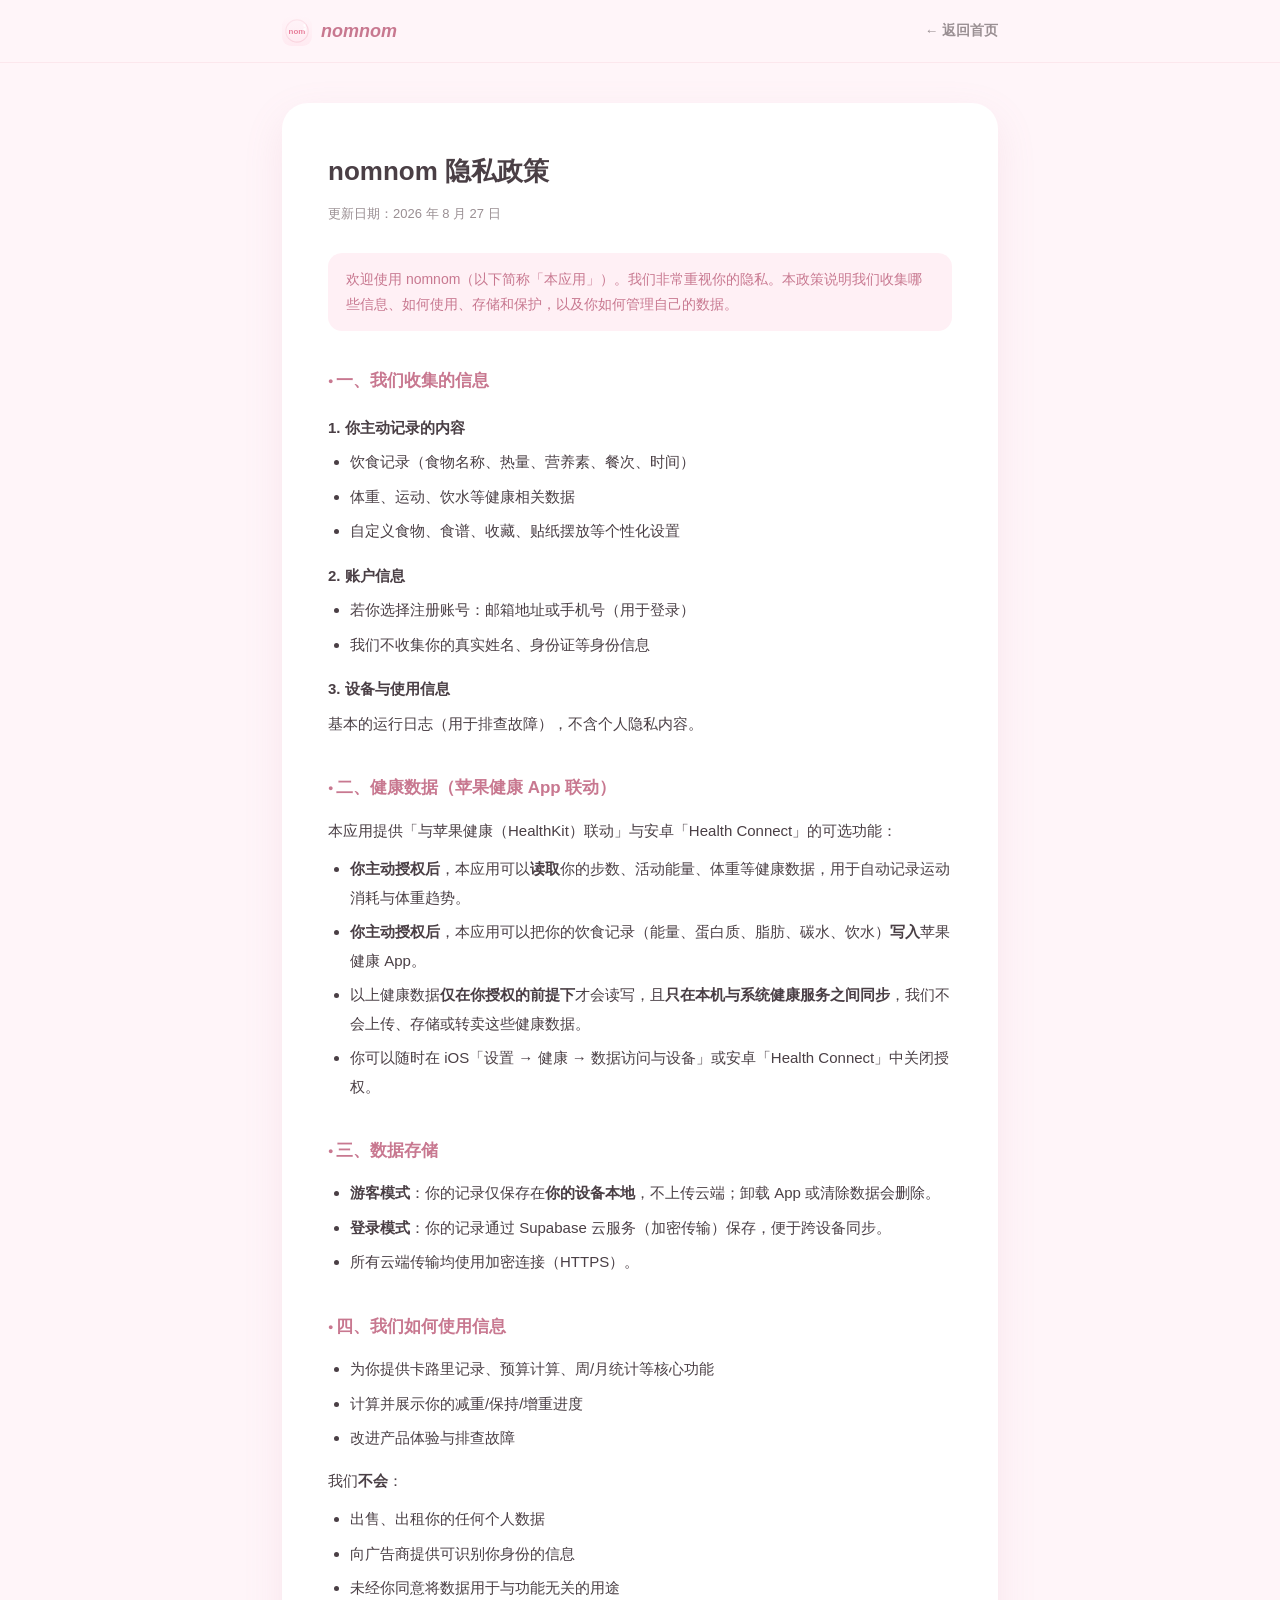
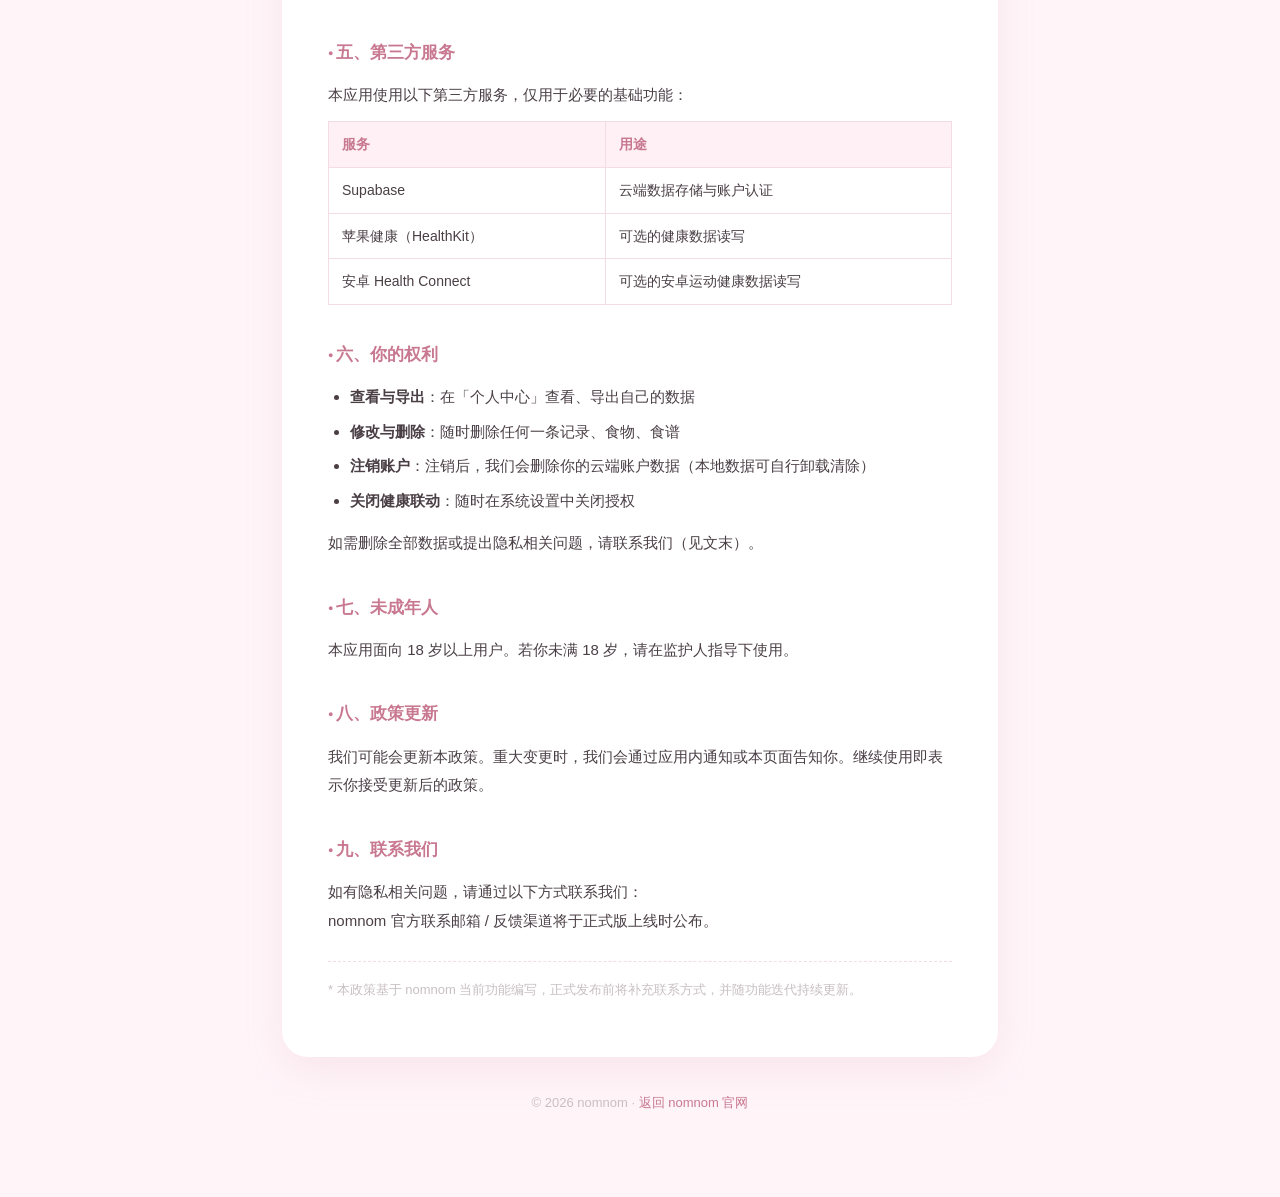
<file: privacy.html>
<!DOCTYPE html>
<html lang="zh-CN">
<head>
<meta charset="UTF-8" />
<meta name="viewport" content="width=device-width, initial-scale=1.0" />
<title>nomnom · 隐私政策</title>
<meta name="robots" content="noindex" />
<link rel="icon" href="assets/favicon.png" />
<style>
  :root{
    --pink:#F0A8BC; --pink-deep:#C87890; --pink-soft:#FFF0F5;
    --bg:#FFF5F9; --blue:#90C8EC; --blue-deep:#5098C8;
    --text:#4A3F45; --text2:#9A8F93; --text3:#C8BFC3;
  }
  *{margin:0;padding:0;box-sizing:border-box;}
  body{
    font-family:"PingFang SC","Hiragino Sans GB","Microsoft YaHei","Noto Sans SC",-apple-system,sans-serif;
    background:var(--bg); color:var(--text); line-height:1.9; font-size:15px;
  }
  .topbar{position:sticky;top:0;background:rgba(255,245,249,.9);backdrop-filter:blur(10px);border-bottom:1px solid rgba(240,168,188,.2);}
  .topbar-inner{max-width:760px;margin:0 auto;padding:0 22px;height:62px;display:flex;align-items:center;justify-content:space-between;}
  .brand{display:flex;align-items:center;gap:9px;color:var(--pink-deep);font-weight:900;font-size:18px;text-decoration:none;font-style:italic;}
  .brand img{width:30px;height:30px;border-radius:9px;}
  .topbar-inner a.back{font-size:13.5px;font-weight:700;color:var(--text2);text-decoration:none;}
  .topbar-inner a.back:hover{color:var(--pink-deep);}
  main{max-width:760px;margin:0 auto;padding:40px 22px 72px;}
  .paper{background:#fff;border-radius:26px;padding:44px 46px;box-shadow:0 14px 40px rgba(200,120,144,.12);}
  h1{font-size:26px;font-weight:900;margin-bottom:6px;}
  .date{font-size:13px;color:var(--text2);margin-bottom:26px;}
  .lead{background:var(--pink-soft);border-radius:14px;padding:14px 18px;font-size:14px;color:var(--pink-deep);margin-bottom:30px;line-height:1.8;}
  h2{font-size:17px;font-weight:900;margin:34px 0 12px;color:var(--pink-deep);}
  h2::before{content:"● ";font-size:9px;vertical-align:2px;}
  h3{font-size:15px;font-weight:800;margin:16px 0 6px;}
  p{margin-bottom:10px;}
  ul,ol{margin:6px 0 14px;padding-left:22px;}
  li{margin-bottom:6px;}
  .tbl{width:100%;border-collapse:collapse;margin:12px 0;font-size:14px;}
  .tbl th,.tbl td{border:1px solid #F3DCE4;padding:9px 13px;text-align:left;}
  .tbl th{background:var(--pink-soft);color:var(--pink-deep);font-weight:800;}
  .note{font-size:13px;color:var(--text3);margin-top:26px;border-top:1px dashed #F3DCE4;padding-top:16px;}
  .foot{text-align:center;margin-top:34px;font-size:13px;color:var(--text3);}
  .foot a{color:var(--pink-deep);text-decoration:none;}
  @media(max-width:560px){ .paper{padding:32px 24px;border-radius:20px;} }
</style>
</head>
<body>
<div class="topbar">
  <div class="topbar-inner">
    <a class="brand" href="index.html"><img src="assets/nomnom-icon.svg" alt="nomnom"/>nomnom</a>
    <a class="back" href="index.html">← 返回首页</a>
  </div>
</div>
<main>
  <div class="paper">
    <h1>nomnom 隐私政策</h1>
    <p class="date">更新日期：2026 年 8 月 27 日</p>
    <div class="lead">欢迎使用 nomnom（以下简称「本应用」）。我们非常重视你的隐私。本政策说明我们收集哪些信息、如何使用、存储和保护，以及你如何管理自己的数据。</div>

    <h2>一、我们收集的信息</h2>
    <h3>1. 你主动记录的内容</h3>
    <ul>
      <li>饮食记录（食物名称、热量、营养素、餐次、时间）</li>
      <li>体重、运动、饮水等健康相关数据</li>
      <li>自定义食物、食谱、收藏、贴纸摆放等个性化设置</li>
    </ul>
    <h3>2. 账户信息</h3>
    <ul>
      <li>若你选择注册账号：邮箱地址或手机号（用于登录）</li>
      <li>我们不收集你的真实姓名、身份证等身份信息</li>
    </ul>
    <h3>3. 设备与使用信息</h3>
    <p>基本的运行日志（用于排查故障），不含个人隐私内容。</p>

    <h2>二、健康数据（苹果健康 App 联动）</h2>
    <p>本应用提供「与苹果健康（HealthKit）联动」与安卓「Health Connect」的可选功能：</p>
    <ul>
      <li><b>你主动授权后</b>，本应用可以<b>读取</b>你的步数、活动能量、体重等健康数据，用于自动记录运动消耗与体重趋势。</li>
      <li><b>你主动授权后</b>，本应用可以把你的饮食记录（能量、蛋白质、脂肪、碳水、饮水）<b>写入</b>苹果健康 App。</li>
      <li>以上健康数据<b>仅在你授权的前提下</b>才会读写，且<b>只在本机与系统健康服务之间同步</b>，我们不会上传、存储或转卖这些健康数据。</li>
      <li>你可以随时在 iOS「设置 → 健康 → 数据访问与设备」或安卓「Health Connect」中关闭授权。</li>
    </ul>

    <h2>三、数据存储</h2>
    <ul>
      <li><b>游客模式</b>：你的记录仅保存在<b>你的设备本地</b>，不上传云端；卸载 App 或清除数据会删除。</li>
      <li><b>登录模式</b>：你的记录通过 Supabase 云服务（加密传输）保存，便于跨设备同步。</li>
      <li>所有云端传输均使用加密连接（HTTPS）。</li>
    </ul>

    <h2>四、我们如何使用信息</h2>
    <ul>
      <li>为你提供卡路里记录、预算计算、周/月统计等核心功能</li>
      <li>计算并展示你的减重/保持/增重进度</li>
      <li>改进产品体验与排查故障</li>
    </ul>
    <p>我们<b>不会</b>：</p>
    <ul>
      <li>出售、出租你的任何个人数据</li>
      <li>向广告商提供可识别你身份的信息</li>
      <li>未经你同意将数据用于与功能无关的用途</li>
    </ul>

    <h2>五、第三方服务</h2>
    <p>本应用使用以下第三方服务，仅用于必要的基础功能：</p>
    <table class="tbl">
      <tr><th>服务</th><th>用途</th></tr>
      <tr><td>Supabase</td><td>云端数据存储与账户认证</td></tr>
      <tr><td>苹果健康（HealthKit）</td><td>可选的健康数据读写</td></tr>
      <tr><td>安卓 Health Connect</td><td>可选的安卓运动健康数据读写</td></tr>
    </table>

    <h2>六、你的权利</h2>
    <ul>
      <li><b>查看与导出</b>：在「个人中心」查看、导出自己的数据</li>
      <li><b>修改与删除</b>：随时删除任何一条记录、食物、食谱</li>
      <li><b>注销账户</b>：注销后，我们会删除你的云端账户数据（本地数据可自行卸载清除）</li>
      <li><b>关闭健康联动</b>：随时在系统设置中关闭授权</li>
    </ul>
    <p>如需删除全部数据或提出隐私相关问题，请联系我们（见文末）。</p>

    <h2>七、未成年人</h2>
    <p>本应用面向 18 岁以上用户。若你未满 18 岁，请在监护人指导下使用。</p>

    <h2>八、政策更新</h2>
    <p>我们可能会更新本政策。重大变更时，我们会通过应用内通知或本页面告知你。继续使用即表示你接受更新后的政策。</p>

    <h2>九、联系我们</h2>
    <p>如有隐私相关问题，请通过以下方式联系我们：<br/>nomnom 官方联系邮箱 / 反馈渠道将于正式版上线时公布。</p>

    <p class="note">* 本政策基于 nomnom 当前功能编写，正式发布前将补充联系方式，并随功能迭代持续更新。</p>
  </div>
  <p class="foot">© 2026 nomnom · <a href="index.html">返回 nomnom 官网</a></p>
</main>
</body>
</html>
</file>
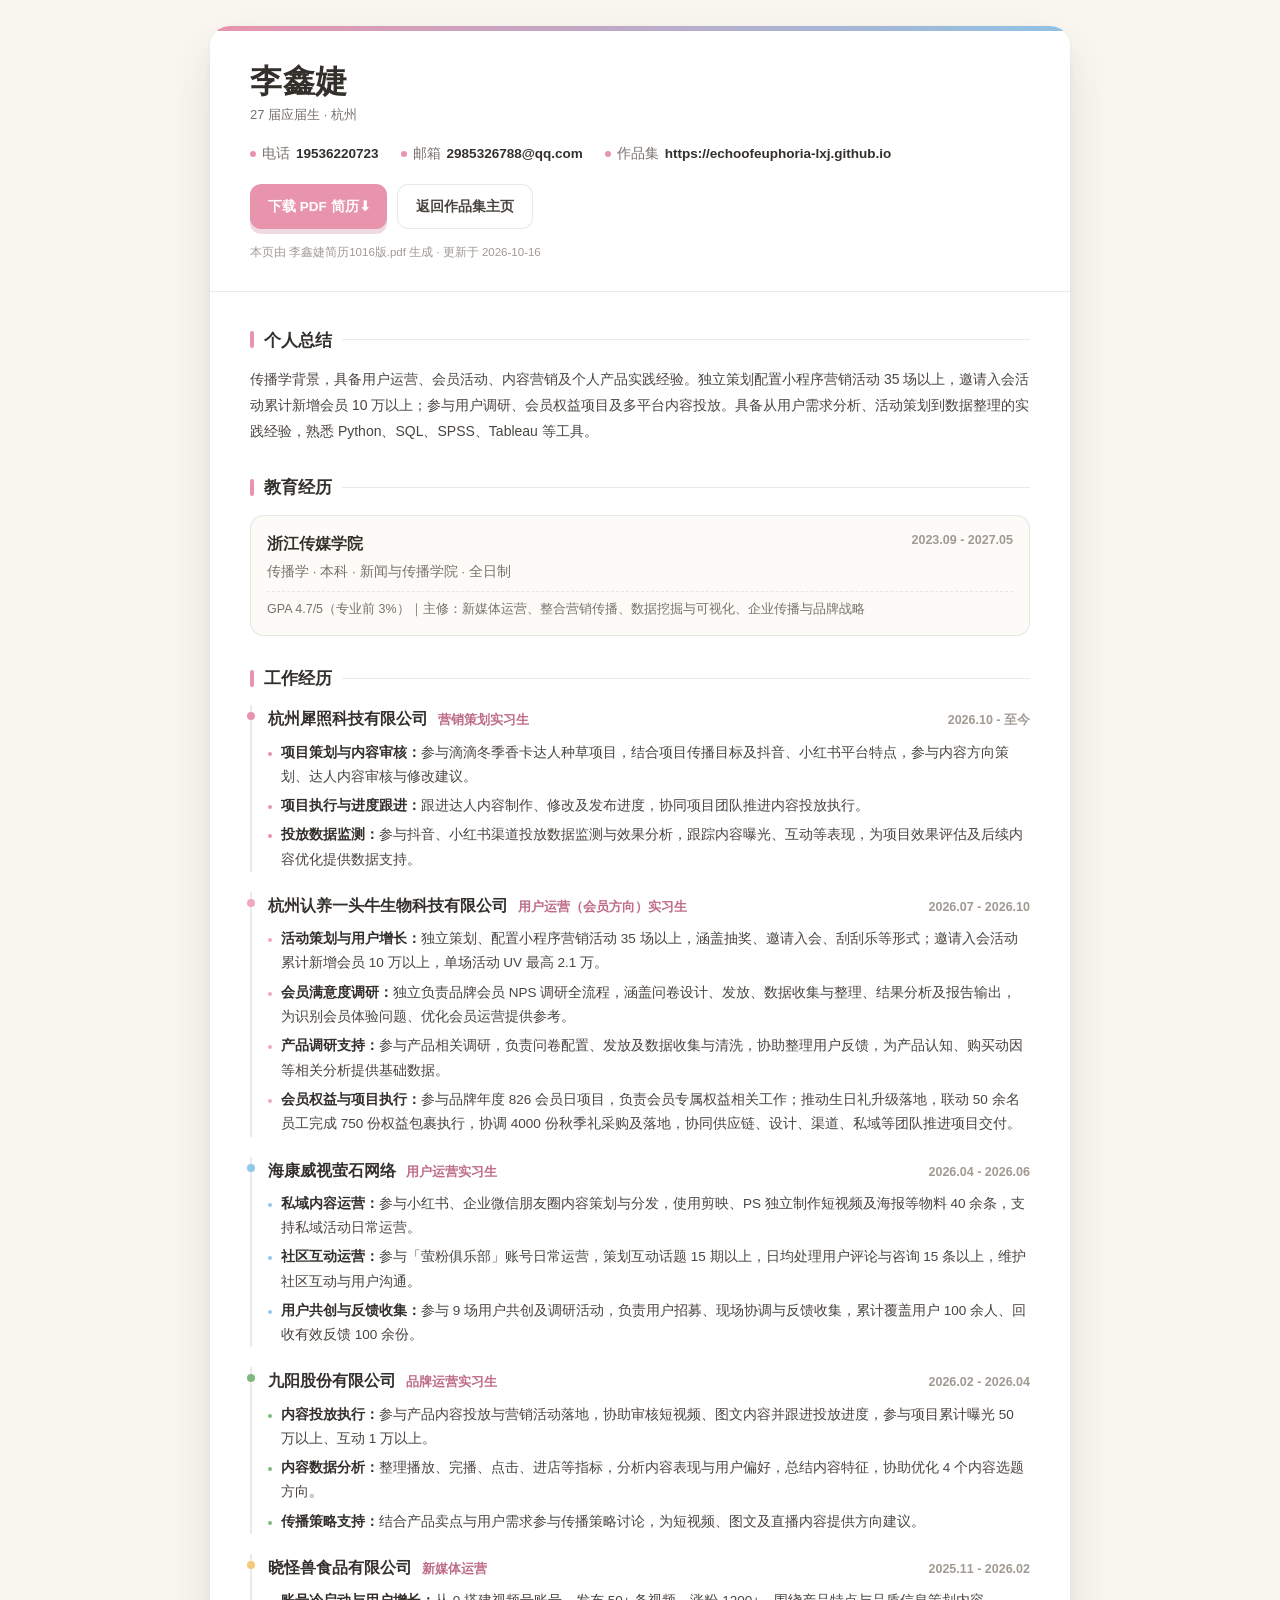
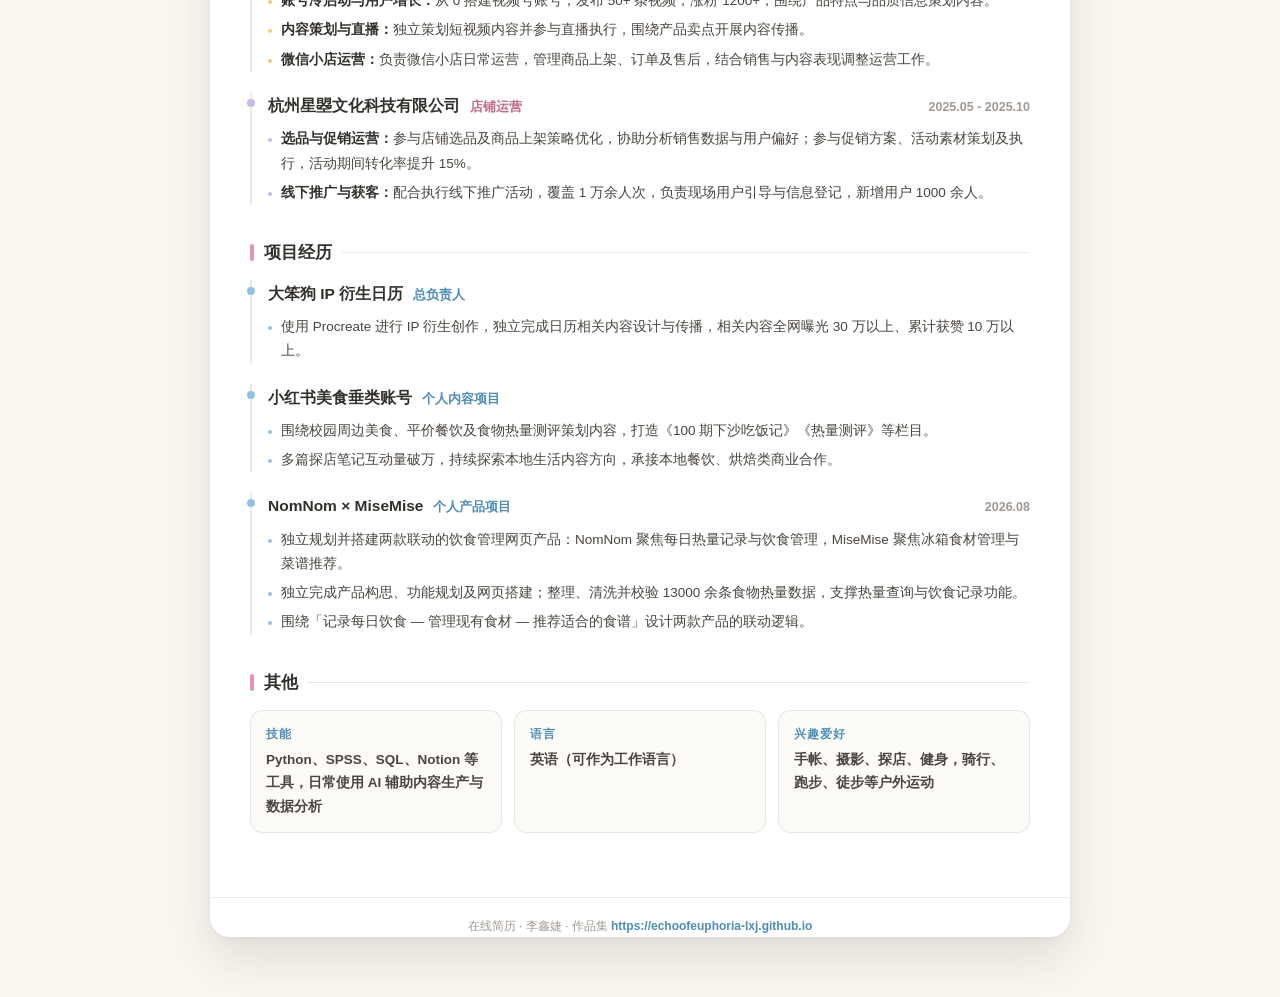
<file: resume.html>
<!DOCTYPE html>
<html lang="zh-CN"><head><meta charset="utf-8">
<meta name="viewport" content="width=device-width, initial-scale=1">
<title>李鑫婕 · 简历</title>
<style>
*{margin:0;padding:0;box-sizing:border-box}
:root{--ink:#33302c;--text:#4a453f;--text2:#78716a;--text3:#a09a92;--line:rgba(51,48,44,.10);
--bg:#faf7f1;--paper:#fff;--pink:#e894ad;--pinkd:#bf6c86;--blue:#8fc2e4;--blued:#4e8db8;
--font:"PingFang SC","Hiragino Sans GB","Microsoft YaHei","Noto Sans SC",-apple-system,sans-serif}
html{-webkit-text-size-adjust:100%}
body{background:var(--bg);color:var(--text);font-family:var(--font);font-size:14.5px;line-height:1.75;padding:26px 14px 60px}
a{color:inherit;text-decoration:none}
.page{max-width:860px;margin:0 auto;background:var(--paper);border-radius:20px;
box-shadow:0 2px 5px rgba(52,45,38,.05),0 22px 48px rgba(52,45,38,.13);overflow:hidden}
.hd{padding:36px 40px 28px;border-bottom:1px solid var(--line);position:relative}
.hd::before{content:"";position:absolute;left:0;top:0;height:5px;width:100%;background:linear-gradient(90deg,var(--pink),var(--blue))}
.name{font-size:32px;font-weight:900;color:var(--ink);letter-spacing:.02em;line-height:1.2}
.meta{font-size:13px;color:var(--text2);margin-top:4px}
.contact{display:flex;flex-wrap:wrap;gap:7px 22px;margin-top:15px;font-size:13.5px;color:var(--text2)}
.contact span{display:inline-flex;align-items:center;gap:6px}
.contact b{color:var(--ink);font-weight:600}
.dot{width:6px;height:6px;border-radius:50%;background:var(--pink);flex:none}
.btns{display:flex;flex-wrap:wrap;gap:10px;margin-top:18px}
.btn{display:inline-flex;align-items:center;gap:6px;font-size:13.5px;font-weight:700;padding:10px 18px;border-radius:11px;transition:transform .15s}
.btn:active{transform:translateY(2px)}
.btn-pink{background:var(--pink);color:#fff;box-shadow:0 5px 0 rgba(191,108,134,.25)}
.btn-ghost{background:var(--paper);color:var(--text);border:1px solid var(--line)}
.srcnote{margin-top:13px;font-size:11.5px;color:var(--text3)}
.body{padding:6px 40px 38px}
.sec{padding-top:28px}
.sec-h{display:flex;align-items:center;gap:10px;margin-bottom:13px}
.sec-h .bar{width:4px;height:17px;border-radius:2px;background:var(--pink);flex:none}
.sec-h h2{font-size:16.5px;font-weight:800;color:var(--ink);white-space:nowrap}
.sec-h::after{content:"";flex:1;height:1px;background:var(--line)}
.summary{font-size:14px;line-height:1.85}
.edu{padding:14px 16px;background:#fdfbf7;border-radius:14px;border:1px solid var(--line)}
.edu .sch{font-size:15.5px;font-weight:800;color:var(--ink)}
.edu .when{float:right;font-size:12.5px;color:var(--text3);font-weight:600}
.edu .mj{font-size:13.5px;color:var(--text2);margin-top:3px}
.edu .ex{font-size:12.5px;color:var(--text2);margin-top:7px;padding-top:7px;border-top:1px dashed var(--line)}
.item{padding-left:16px;border-left:2px solid var(--line);margin-bottom:20px;position:relative}
.item:last-child{margin-bottom:0}
.item::before{content:"";position:absolute;left:-5px;top:7px;width:8px;height:8px;border-radius:50%;background:var(--ac,var(--pink))}
.item-h{display:flex;flex-wrap:wrap;align-items:baseline;gap:4px 10px}
.co{font-size:15.5px;font-weight:800;color:var(--ink)}
.role{font-size:13px;font-weight:700;color:var(--acd,var(--pinkd))}
.when{font-size:12.5px;color:var(--text3);font-weight:600;margin-left:auto}
ul.pts{list-style:none;margin-top:8px}
ul.pts li{font-size:13.5px;line-height:1.8;color:var(--text);margin-bottom:5px;padding-left:13px;position:relative}
ul.pts li::before{content:"";position:absolute;left:0;top:11px;width:4px;height:4px;border-radius:50%;background:var(--ac,var(--pink))}
ul.pts li b{color:var(--ink);font-weight:700}
.others{display:grid;grid-template-columns:repeat(auto-fit,minmax(210px,1fr));gap:12px}
.oth{padding:13px 15px;background:#fdfbf7;border-radius:13px;border:1px solid var(--line)}
.oth .k{font-size:11.5px;font-weight:700;color:var(--blued);letter-spacing:.08em}
.oth .v{font-size:13.5px;color:var(--text);margin-top:4px;font-weight:600}
.ft{margin-top:26px;padding-top:18px;border-top:1px solid var(--line);font-size:12px;color:var(--text3);text-align:center}
.ft a{color:var(--blued);font-weight:600}
@media(max-width:600px){
  .hd,.body{padding-left:20px;padding-right:20px}
  .name{font-size:27px}
  .edu .when{float:none;display:block;margin-top:3px}
  .when{margin-left:0}
}
@media print{
  body{background:#fff;padding:0}
  .page{box-shadow:none;border-radius:0}
  .hd::before{display:none}
  .btns,.srcnote,.ft{display:none}
  .sec{page-break-inside:avoid}
}
</style></head><body><div class="page">
<div class="hd">
<div class="name">李鑫婕</div>
<div class="meta">27 届应届生 · 杭州</div>
<div class="contact">
<span><i class="dot"></i>电话 <b>19536220723</b></span>
<span><i class="dot"></i>邮箱 <b>2985326788@qq.com</b></span>
<span><i class="dot"></i>作品集 <b>https://echoofeuphoria-lxj.github.io</b></span>
</div>
<div class="btns">
<a class="btn btn-pink" href="assets/resume-li-xinjie.pdf" download>下载 PDF 简历 ⬇</a>
<a class="btn btn-ghost" href="/">返回作品集主页</a>
</div>
<div class="srcnote">本页由 李鑫婕简历1016版.pdf 生成 · 更新于 2026-10-16</div>
</div>
<div class="body">
<div class="sec"><div class="sec-h"><span class="bar"></span><h2>个人总结</h2></div>
<p class="summary">传播学背景，具备用户运营、会员活动、内容营销及个人产品实践经验。独立策划配置小程序营销活动 35 场以上，邀请入会活动累计新增会员 10 万以上；参与用户调研、会员权益项目及多平台内容投放。具备从用户需求分析、活动策划到数据整理的实践经验，熟悉 Python、SQL、SPSS、Tableau 等工具。</p></div>
<div class="sec"><div class="sec-h"><span class="bar"></span><h2>教育经历</h2></div>
<div class="edu">
<span class="when">2023.09 - 2027.05</span>
<div class="sch">浙江传媒学院</div>
<div class="mj">传播学 · 本科 · 新闻与传播学院 · 全日制</div>
<div class="ex">GPA 4.7/5（专业前 3%）｜主修：新媒体运营、整合营销传播、数据挖掘与可视化、企业传播与品牌战略</div>
</div>
</div>
<div class="sec"><div class="sec-h"><span class="bar"></span><h2>工作经历</h2></div>
<div class="item" style="--ac:#E894AD;--acd:#bf6c86">
<div class="item-h">
<span class="co">杭州犀照科技有限公司</span>
<span class="role">营销策划实习生</span>
<span class="when">2026.10 - 至今</span>
</div><ul class="pts">
<li><b>项目策划与内容审核：</b>参与滴滴冬季香卡达人种草项目，结合项目传播目标及抖音、小红书平台特点，参与内容方向策划、达人内容审核与修改建议。</li>
<li><b>项目执行与进度跟进：</b>跟进达人内容制作、修改及发布进度，协同项目团队推进内容投放执行。</li>
<li><b>投放数据监测：</b>参与抖音、小红书渠道投放数据监测与效果分析，跟踪内容曝光、互动等表现，为项目效果评估及后续内容优化提供数据支持。</li>
</ul></div>
<div class="item" style="--ac:#F0A8BC;--acd:#bf6c86">
<div class="item-h">
<span class="co">杭州认养一头牛生物科技有限公司</span>
<span class="role">用户运营（会员方向）实习生</span>
<span class="when">2026.07 - 2026.10</span>
</div><ul class="pts">
<li><b>活动策划与用户增长：</b>独立策划、配置小程序营销活动 35 场以上，涵盖抽奖、邀请入会、刮刮乐等形式；邀请入会活动累计新增会员 10 万以上，单场活动 UV 最高 2.1 万。</li>
<li><b>会员满意度调研：</b>独立负责品牌会员 NPS 调研全流程，涵盖问卷设计、发放、数据收集与整理、结果分析及报告输出，为识别会员体验问题、优化会员运营提供参考。</li>
<li><b>产品调研支持：</b>参与产品相关调研，负责问卷配置、发放及数据收集与清洗，协助整理用户反馈，为产品认知、购买动因等相关分析提供基础数据。</li>
<li><b>会员权益与项目执行：</b>参与品牌年度 826 会员日项目，负责会员专属权益相关工作；推动生日礼升级落地，联动 50 余名员工完成 750 份权益包裹执行，协调 4000 份秋季礼采购及落地，协同供应链、设计、渠道、私域等团队推进项目交付。</li>
</ul></div>
<div class="item" style="--ac:#90C8EC;--acd:#bf6c86">
<div class="item-h">
<span class="co">海康威视萤石网络</span>
<span class="role">用户运营实习生</span>
<span class="when">2026.04 - 2026.06</span>
</div><ul class="pts">
<li><b>私域内容运营：</b>参与小红书、企业微信朋友圈内容策划与分发，使用剪映、PS 独立制作短视频及海报等物料 40 余条，支持私域活动日常运营。</li>
<li><b>社区互动运营：</b>参与「萤粉俱乐部」账号日常运营，策划互动话题 15 期以上，日均处理用户评论与咨询 15 条以上，维护社区互动与用户沟通。</li>
<li><b>用户共创与反馈收集：</b>参与 9 场用户共创及调研活动，负责用户招募、现场协调与反馈收集，累计覆盖用户 100 余人、回收有效反馈 100 余份。</li>
</ul></div>
<div class="item" style="--ac:#80B880;--acd:#bf6c86">
<div class="item-h">
<span class="co">九阳股份有限公司</span>
<span class="role">品牌运营实习生</span>
<span class="when">2026.02 - 2026.04</span>
</div><ul class="pts">
<li><b>内容投放执行：</b>参与产品内容投放与营销活动落地，协助审核短视频、图文内容并跟进投放进度，参与项目累计曝光 50 万以上、互动 1 万以上。</li>
<li><b>内容数据分析：</b>整理播放、完播、点击、进店等指标，分析内容表现与用户偏好，总结内容特征，协助优化 4 个内容选题方向。</li>
<li><b>传播策略支持：</b>结合产品卖点与用户需求参与传播策略讨论，为短视频、图文及直播内容提供方向建议。</li>
</ul></div>
<div class="item" style="--ac:#F5C97B;--acd:#bf6c86">
<div class="item-h">
<span class="co">晓怪兽食品有限公司</span>
<span class="role">新媒体运营</span>
<span class="when">2025.11 - 2026.02</span>
</div><ul class="pts">
<li><b>账号冷启动与用户增长：</b>从 0 搭建视频号账号，发布 50+ 条视频，涨粉 1200+，围绕产品特点与品质信息策划内容。</li>
<li><b>内容策划与直播：</b>独立策划短视频内容并参与直播执行，围绕产品卖点开展内容传播。</li>
<li><b>微信小店运营：</b>负责微信小店日常运营，管理商品上架、订单及售后，结合销售与内容表现调整运营工作。</li>
</ul></div>
<div class="item" style="--ac:#C9B8E8;--acd:#bf6c86">
<div class="item-h">
<span class="co">杭州星曌文化科技有限公司</span>
<span class="role">店铺运营</span>
<span class="when">2025.05 - 2025.10</span>
</div><ul class="pts">
<li><b>选品与促销运营：</b>参与店铺选品及商品上架策略优化，协助分析销售数据与用户偏好；参与促销方案、活动素材策划及执行，活动期间转化率提升 15%。</li>
<li><b>线下推广与获客：</b>配合执行线下推广活动，覆盖 1 万余人次，负责现场用户引导与信息登记，新增用户 1000 余人。</li>
</ul></div>
</div>
<div class="sec"><div class="sec-h"><span class="bar"></span><h2>项目经历</h2></div>
<div class="item" style="--ac:var(--blue);--acd:var(--blued)">
<div class="item-h">
<span class="co">大笨狗 IP 衍生日历</span>
<span class="role">总负责人</span>
</div><ul class="pts">
<li>使用 Procreate 进行 IP 衍生创作，独立完成日历相关内容设计与传播，相关内容全网曝光 30 万以上、累计获赞 10 万以上。</li>
</ul></div>
<div class="item" style="--ac:var(--blue);--acd:var(--blued)">
<div class="item-h">
<span class="co">小红书美食垂类账号</span>
<span class="role">个人内容项目</span>
</div><ul class="pts">
<li>围绕校园周边美食、平价餐饮及食物热量测评策划内容，打造《100 期下沙吃饭记》《热量测评》等栏目。</li>
<li>多篇探店笔记互动量破万，持续探索本地生活内容方向，承接本地餐饮、烘焙类商业合作。</li>
</ul></div>
<div class="item" style="--ac:var(--blue);--acd:var(--blued)">
<div class="item-h">
<span class="co">NomNom × MiseMise</span>
<span class="role">个人产品项目</span>
<span class="when">2026.08</span>
</div><ul class="pts">
<li>独立规划并搭建两款联动的饮食管理网页产品：NomNom 聚焦每日热量记录与饮食管理，MiseMise 聚焦冰箱食材管理与菜谱推荐。</li>
<li>独立完成产品构思、功能规划及网页搭建；整理、清洗并校验 13000 余条食物热量数据，支撑热量查询与饮食记录功能。</li>
<li>围绕「记录每日饮食 — 管理现有食材 — 推荐适合的食谱」设计两款产品的联动逻辑。</li>
</ul></div>
</div>
<div class="sec"><div class="sec-h"><span class="bar"></span><h2>其他</h2></div><div class="others">
<div class="oth"><div class="k">技能</div><div class="v">Python、SPSS、SQL、Notion 等工具，日常使用 AI 辅助内容生产与数据分析</div></div>
<div class="oth"><div class="k">语言</div><div class="v">英语（可作为工作语言）</div></div>
<div class="oth"><div class="k">兴趣爱好</div><div class="v">手帐、摄影、探店、健身，骑行、跑步、徒步等户外运动</div></div>
</div></div>
</div>
<div class="ft">在线简历 · 李鑫婕 · 作品集 <a href="/">https://echoofeuphoria-lxj.github.io</a></div>
</div></body></html>
</file>
<file: styles.css>
/* ============================================================
   nomnom 官方独立站 · 样式
   视觉规范：韩系简约 × 三丽鸥 × 奶白粉 × 手帐质感
   配色体系（严格来自 App 设计系统 docs/nomnom-visual-prompt.md）
   ============================================================ */

:root {
  /* ===== v3 视觉升级：奶油白收敛 x 杂志编辑感 x 手帐拼贴 =====
     配色逻辑：大面积一律奶油白 / 纯纸白；颜色只出现在数字、标签、色条等小面积位置。
     色值全部往「暖」的方向收半档，去掉原来的紫灰感。 */

  /* --- 纸与墨 --- */
  --card: #ffffff;        /* 卡片 纯纸白 */
  --paper: #ffffff;
  --bg: #faf7f1;          /* 页面底 奶油白（原奶白粉） */
  --bg-deep: #f2ece2;     /* 深一档奶油：便签底 / 标签底 */
  --text: #33302c;        /* 主墨 暖黑（原紫灰棕） */
  --text-2: #78716a;      /* 次要文字 */
  --text-3: #aea69d;      /* 弱文字 */

  /* --- 强调色：只用于小面积 --- */
  --pink: #e894ad;
  --pink-deep: #bf6c86;
  --pink-soft: #fbeff3;
  --blue: #8fc2e4;
  --blue-deep: #4e8db8;
  --green: #7fb07f;
  --danger: #d9788a;
  --ink: #d4738f;         /* logo 用 */

  /* --- 手帐素材 --- */
  --tape: rgba(232, 148, 173, 0.34);
  --tape-blue: rgba(143, 194, 228, 0.34);
  --line: rgba(51, 48, 44, 0.10);    /* 实线分隔 */
  --line-2: rgba(51, 48, 44, 0.06);
  --dash: rgba(51, 48, 44, 0.18);    /* 虚线分隔（手帐缝线感） */

  /* --- 圆角与投影：v4 纸艺层叠 —— 光从左上，双层影（贴地影 + 环境影），纸要有厚度 --- */
  --radius-lg: 26px;
  --radius-md: 18px;
  --shadow: 0 2px 5px rgba(52, 45, 38, 0.05), 0 22px 48px rgba(52, 45, 38, 0.13);
  --shadow-sm: 0 1px 3px rgba(52, 45, 38, 0.05), 0 10px 24px rgba(52, 45, 38, 0.08);
  /* 纸叠纸：卡片底下露出一条实色「第二张纸」的边，手帐卡纸感的核心手法 */
  --paper-edge: 0 5px 0 -2px var(--bg-deep);
  --paper-lift: inset 0 1px 0 rgba(255, 255, 255, 0.85);

  --font: "PingFang SC", "Hiragino Sans GB", "Microsoft YaHei", "Noto Sans SC", -apple-system, sans-serif;
  --font-se: Georgia, "Times New Roman", "Songti SC", "Noto Serif SC", serif;  /* 英文小字 / 编号 */
  --font-num: ui-monospace, "SF Mono", "Menlo", "Consolas", monospace;         /* 数字 */
}

* { margin: 0; padding: 0; box-sizing: border-box; }

html { scroll-behavior: smooth; -webkit-text-size-adjust: 100%; }

/* 锚点跳转时给吸顶导航（68px 高）留出空间，避免区块标题被盖住 */
[id] { scroll-margin-top: 84px; }

body {
  font-family: var(--font);
  background-color: var(--bg);
  color: var(--text);
  line-height: 1.68;
  overflow-x: hidden;
  /* 底纹 = 极淡点阵纸 + 两团几乎看不见的色晕（原来是明显的粉色光斑） */
  background-image:
    radial-gradient(circle at 1px 1px, rgba(51, 48, 44, 0.05) 1px, transparent 0),
    radial-gradient(circle at 8% -6%, rgba(232, 148, 173, 0.07), transparent 34%),
    radial-gradient(circle at 97% 22%, rgba(143, 194, 228, 0.07), transparent 30%);
  background-size: 24px 24px, 100% 100%, 100% 100%;
}

img { max-width: 100%; display: block; }
a { color: inherit; text-decoration: none; }
ul { list-style: none; }

.container { max-width: 1120px; margin: 0 auto; padding: 0 24px; }
.section { padding: 118px 0; }

/* ============================================================
   杂志编辑感：章节页眉体系
   每个带 .sec-head 的 section 自动获得 01 / 02 编号 + 短分隔线
   （用 :has() 只给有页眉的章节计数，编号不会跳号；不支持则优雅降级为无编号）
   ============================================================ */
main { counter-reset: secno; }
.section:has(> .container > .sec-head) { counter-increment: secno; }

/* ---------- 通用小组件 ---------- */
.tag {
  display: inline-flex; align-items: center; gap: 8px;
  background: var(--paper); color: var(--text);
  border: 1px solid var(--line);
  border-radius: 999px; padding: 7px 16px;
  font-size: 12.5px; font-weight: 700; letter-spacing: 0.12em;
}
.tag::before { content: "✦"; font-size: 11px; color: var(--pink); }

/* --- 章节页眉：编号 + 英文标签 + 大标题 + 收尾短线 --- */
.sec-head { text-align: center; max-width: 680px; margin: 0 auto 64px; position: relative; }
.sec-head::before {
  content: counter(secno, decimal-leading-zero) " — " attr(data-en);
  display: block; font-family: var(--font-se); font-style: italic;
  font-size: 12.5px; font-weight: 700; letter-spacing: .2em;
  color: var(--text-3); text-transform: uppercase; margin-bottom: 16px;
}
.sec-head::after {
  content: ""; display: block; width: 52px; height: 2px; border-radius: 2px;
  background: var(--text); opacity: .75; margin: 24px auto 0;
}
.sec-head h2 {
  font-size: clamp(30px, 4.6vw, 46px);
  font-weight: 900; color: var(--text); letter-spacing: -0.015em;
  margin: 0 0 12px; line-height: 1.2;
}
.sec-head h2 .hl { color: var(--pink-deep); position: relative; white-space: nowrap; }
.sec-head h2 .hl::after {
  content: ""; position: absolute; left: 0; right: 0; bottom: 3px; height: 11px;
  background: rgba(232, 148, 173, 0.28); z-index: -1; border-radius: 5px;
}
.sec-head p { color: var(--text-2); font-size: 15.5px; max-width: 560px; margin: 0 auto; }
.sec-head .tape { margin-bottom: 12px; }

/* 纸胶带 */
.tape {
  display: inline-block; width: 82px; height: 24px;
  background: linear-gradient(90deg, var(--tape), var(--tape-blue), var(--tape));
  clip-path: polygon(3% 0, 100% 0, 97% 100%, 0 100%);
  transform: rotate(-3deg);
  box-shadow: 0 2px 6px rgba(52, 45, 38, 0.10);
}
/* 手帐拼贴：胶带角度交错，别让每一节长得一样 */
main > section:nth-of-type(even) .sec-head .tape { transform: rotate(2.4deg); }
main > section:nth-of-type(3n) .sec-head .tape { width: 96px; transform: rotate(-1.6deg); }

/* 印章 */
.stamp {
  display: inline-flex; align-items: center; justify-content: center;
  width: 74px; height: 74px; border: 2.5px dashed rgba(232, 148, 173, 0.6);
  border-radius: 50%; color: rgba(52, 45, 38, 0.7);
  font-size: 11px; font-weight: 900; letter-spacing: 0.22em; text-align: center;
  transform: rotate(-14deg); line-height: 1.3;
}

/* 按钮 */
.btn {
  display: inline-flex; align-items: center; justify-content: center; gap: 8px;
  border: none; cursor: pointer; font-family: var(--font);
  border-radius: 999px; font-weight: 800; font-size: 15px;
  padding: 15px 30px; transition: transform 0.18s ease, box-shadow 0.18s ease, background 0.18s;
  white-space: nowrap;
}
.btn-pink { background: var(--pink); color: #fff; box-shadow: 0 6px 0 rgba(191, 108, 134, 0.26); }
.btn-pink:hover { transform: translateY(-2px); background: #ec9fb6; box-shadow: 0 8px 0 rgba(191, 108, 134, 0.3); }
.btn-pink:active { transform: translateY(3px); box-shadow: 0 3px 0 rgba(191, 108, 134, 0.26); }
.btn-ghost { background: var(--paper); color: var(--text); border: 1px solid var(--line); }
.btn-ghost:hover { transform: translateY(-2px); border-color: var(--text-3); }
.btn-blue { background: var(--blue); color: #fff; box-shadow: 0 6px 0 rgba(78, 141, 184, 0.24); }
.btn-blue:hover { transform: translateY(-2px); }
.btn-lg { padding: 18px 38px; font-size: 16px; }

/* ---------- 顶部导航 ---------- */
.site-nav {
  position: sticky; top: 0; z-index: 50;
  background: rgba(250, 247, 241, 0.88);
  backdrop-filter: blur(16px); -webkit-backdrop-filter: blur(16px);
  border-bottom: 1px solid var(--line);
}
.nav-inner { display: flex; align-items: center; justify-content: space-between; height: 68px; }
.logo { display: flex; align-items: center; gap: 10px; }
.logo img { width: 38px; height: 38px; border-radius: 12px; }
.logo-name { font-size: 22px; font-weight: 900; letter-spacing: 0.02em; color: var(--ink); font-style: italic; }
.logo-name small { display: block; font-size: 10px; font-weight: 600; color: var(--text-3); letter-spacing: 0.14em; font-style: normal; }
.nav-links { display: flex; align-items: center; gap: 30px; }
.nav-links a { font-size: 14.5px; font-weight: 600; color: var(--text-2); transition: color 0.15s; }
.nav-links a:hover { color: var(--pink-deep); }
.nav-cta { margin-left: 6px; padding: 10px 22px; font-size: 14px; }

.nav-toggle { display: none; background: none; border: none; cursor: pointer; padding: 10px; }
.nav-toggle span { display: block; width: 22px; height: 2.4px; background: var(--pink-deep); border-radius: 2px; margin: 5px 0; transition: 0.2s; }

/* ---------- Hero ---------- */
.hero { position: relative; padding: 88px 0 96px; overflow: hidden; }
.hero-grid { display: grid; grid-template-columns: 1.06fr 0.94fr; gap: 40px; align-items: center; }

.hero-kicker { display: flex; align-items: center; gap: 12px; margin-bottom: 22px; }
.hero-kicker .stamp { width: 58px; height: 58px; font-size: 9px; }
.hero h1 {
  font-size: clamp(34px, 5.4vw, 58px); font-weight: 900; line-height: 1.22;
  letter-spacing: 0.01em; color: var(--text);
}
.hero h1 .hl { color: var(--pink-deep); }
.hero .sub { margin: 26px 0 38px; font-size: 17px; color: var(--text-2); max-width: 440px; }
.hero .sub b { color: var(--text); }
.hero-cta { display: flex; gap: 16px; flex-wrap: wrap; align-items: center; }

/* 首屏价值主张（一句话电梯演讲） */
.hero-pitch {
  display: inline-block; margin: 14px 0 2px; padding: 9px 18px;
  font-size: 14.5px; font-weight: 800; letter-spacing: .2px; color: var(--blue-deep);
  background: linear-gradient(135deg, #eef7fd, #f3edfb);
  border: 1.5px solid rgba(143, 194, 228, .4); border-radius: 999px;
  box-shadow: var(--shadow-sm);
}
.hero-pitch b { color: var(--pink-deep); }
.hero-note { margin-top: 18px; font-size: 13px; color: var(--text-3); }
.hero-note b { color: var(--pink-deep); }

.hero-deco { position: absolute; inset: 0; pointer-events: none; z-index: 0; }
.hero .container { position: relative; z-index: 1; }
.blob { position: absolute; border-radius: 50%; filter: blur(2px); }
.float-emoji {
  position: absolute; font-size: 30px; filter: drop-shadow(0 8px 12px rgba(200,120,144,.18));
  animation: floaty 5s ease-in-out infinite;
}
.float-emoji.e1 { top: 16%; left: -6px; animation-delay: 0s; }
.float-emoji.e2 { bottom: 18%; right: 42%; animation-delay: 1.6s; font-size: 24px; }
.float-emoji.e3 { top: 34%; right: 3%; animation-delay: .8s; }

/* 手机 mockup */
.phone-wrap { position: relative; display: flex; justify-content: center; }
.phone-glow {
  position: absolute; width: 420px; height: 420px; top: 50%; left: 50%;
  transform: translate(-50%, -50%); background: radial-gradient(circle, rgba(240,168,188,.28), transparent 62%);
  z-index: 0; border-radius: 50%;
}
.phone {
  position: relative; z-index: 1; width: 302px; height: 622px; border-radius: 48px;
  background: #fff; padding: 10px;
  box-shadow: 0 30px 70px rgba(52, 45, 38, 0.3), 0 0 0 2px rgba(52, 45, 38, 0.14);
}
.phone-screen {
  width: 100%; height: 100%; border-radius: 39px; overflow: hidden;
  background: var(--bg); display: flex; flex-direction: column; position: relative;
}
.phone-notch { position: absolute; top: 10px; left: 50%; transform: translateX(-50%); width: 106px; height: 26px; background: #fff; border-radius: 999px; z-index: 3; box-shadow: inset 0 1px 2px rgba(0,0,0,.04); }
.screen-status { display: flex; justify-content: space-between; align-items: center; padding: 15px 22px 4px; font-size: 11px; font-weight: 800; color: var(--text); }
.screen-status .pill { background: rgba(255,255,255,.9); border-radius: 999px; padding: 2px 9px; font-size: 10px; color: var(--text-2); }

.screen-body { flex: 1; overflow: hidden; padding: 10px 16px 0; display: flex; flex-direction: column; gap: 12px; }
.screen-hello { display: flex; justify-content: space-between; align-items: baseline; }
.screen-hello h4 { font-size: 15px; font-weight: 800; }
.screen-hello h4 small { display: block; font-size: 10px; color: var(--text-2); font-weight: 500; margin-top: 2px; }
.screen-hello .mini-ava { width: 34px; height: 34px; border-radius: 12px; background: var(--pink-soft); display: flex; align-items: center; justify-content: center; font-size: 17px; }

.ring-card {
  background: #fff; border-radius: 24px; padding: 16px 16px 12px; text-align: center;
  box-shadow: var(--shadow-sm);
}
.ring-title { font-size: 12px; color: var(--text-2); margin-bottom: 4px; letter-spacing: 0.1em; }
.ring-num { font-size: 32px; font-weight: 900; color: var(--text); line-height: 1.1; }
.ring-num small { font-size: 13px; font-weight: 700; color: var(--pink-deep); }
.ring-meta { font-size: 10.5px; color: var(--text-2); margin-top: 4px; }
.ring-meta b { color: var(--text); }

.ring-row { display: flex; align-items: center; justify-content: center; gap: 4px; }
.ring-budget { font-size: 10.5px; color: var(--text-2); margin-top: 8px; }
.ring-budget b { color: var(--green); }
.bar-mini { height: 6px; background: var(--pink-soft); border-radius: 99px; margin-top: 6px; overflow: hidden; }
.bar-mini i { display: block; height: 100%; width: 62%; border-radius: 99px; background: linear-gradient(90deg, var(--pink), var(--blue)); }

.log-row { background: #fff; border-radius: 20px; padding: 10px 14px; display: flex; align-items: center; gap: 12px; box-shadow: var(--shadow-sm); }
.log-row .lg-ico { width: 40px; height: 40px; border-radius: 14px; display: flex; align-items: center; justify-content: center; font-size: 20px; flex: none; }
.log-row .lg-ico.bg-pink { background: var(--pink-soft); }
.log-row .lg-ico.bg-blue { background: #eef7fd; }
.log-row .lg-ico.bg-green { background: #edf6ed; }
.log-row .lg-tx { flex: 1; min-width: 0; }
.log-row .lg-tx .nm { font-size: 13px; font-weight: 800; display: flex; align-items: center; gap: 6px; }
.log-row .lg-tx .nm .meal { font-size: 9px; background: var(--pink-soft); color: var(--pink-deep); border-radius: 6px; padding: 1px 6px; font-weight: 700; }
.log-row .lg-tx .note { font-size: 10.5px; color: var(--text-2); margin-top: 1px; }
.log-row .kcal { font-weight: 900; font-size: 13px; color: var(--text); }
.log-row .kcal small { font-size: 9px; color: var(--text-3); font-weight: 600; }

.screen-add { background: var(--pink); color: #fff; border-radius: 16px; padding: 11px; text-align: center; font-size: 13px; font-weight: 800; box-shadow: 0 5px 0 rgba(200,120,144,.3); margin-top: 2px; }
.screen-tab {
  margin-top: auto; display: flex; justify-content: space-around; align-items: center;
  background: #fff; border-radius: 22px 22px 0 0; padding: 11px 8px 14px;
}
.screen-tab .t { display: flex; flex-direction: column; align-items: center; gap: 3px; font-size: 8.5px; color: var(--text-3); font-weight: 700; }
.screen-tab .t .i { font-size: 16px; }
.screen-tab .t.on { color: var(--pink-deep); }

.phone-sticker { position: absolute; z-index: 2; background: #fff; border-radius: 18px; box-shadow: var(--shadow); padding: 10px 14px; display: flex; align-items: center; gap: 10px; }
.phone-sticker .ps-ico { font-size: 24px; }
.phone-sticker .ps-tx .t1 { font-size: 11px; font-weight: 800; }
.phone-sticker .ps-tx .t2 { font-size: 10px; color: var(--text-2); }
.phone-sticker.ps-1 { top: 64px; right: -34px; transform: rotate(5deg); animation: floaty 6s ease-in-out infinite; }
.phone-sticker.ps-2 { bottom: 120px; left: -40px; transform: rotate(-6deg); animation: floaty 7s ease-in-out infinite 1s; }
.phone-sticker.ps-2 .ps-ico { font-size: 22px; }

/* ---------- 品牌条 ---------- */
.brand-strip { border-block: 1px dashed rgba(232, 148, 173, 0.3); padding: 20px 0; }
.brand-strip p { text-align: center; font-size: 13px; color: var(--text-2); margin-bottom: 12px; letter-spacing: 0.18em; }
.brand-tags { display: flex; flex-wrap: wrap; justify-content: center; gap: 12px; }
.brand-tags span {
  background: #fff; border: 1px solid rgba(232, 148, 173, 0.35); border-radius: 999px;
  padding: 8px 18px; font-size: 13px; font-weight: 700; color: var(--pink-deep); box-shadow: var(--shadow-sm);
}

/* ---------- 功能卡片 ---------- */
.feature-grid { display: grid; grid-template-columns: repeat(3, 1fr); gap: 22px; }
.f-card {
  background: var(--card); border-radius: var(--radius-lg); padding: 30px 28px;
  box-shadow: var(--shadow-sm); position: relative; transition: transform .22s ease, box-shadow .22s ease;
  border: 1px solid rgba(232, 148, 173, 0.12);
}
.f-card:hover { transform: translateY(-7px) rotate(-0.4deg); box-shadow: var(--shadow); }
.f-ico {
  width: 62px; height: 62px; border-radius: 20px; display: flex; align-items: center; justify-content: center;
  font-size: 30px; margin-bottom: 18px;
}
.f-ico.bg-pink { background: var(--pink-soft); }
.f-ico.bg-blue { background: #eef7fd; }
.f-ico.bg-green { background: #edf6ed; }
.f-ico.bg-gold { background: #fdf3e4; }
.f-card h3 { font-size: 18px; font-weight: 900; margin-bottom: 8px; }
.f-card p { font-size: 14px; color: var(--text-2); line-height: 1.75; }
.f-card .f-more { display: inline-flex; align-items: center; gap: 6px; margin-top: 14px; font-size: 12.5px; font-weight: 800; color: var(--pink-deep); }
.f-mini-tag {
  position: absolute; top: 18px; right: 18px; background: var(--pink-soft); color: var(--pink-deep);
  font-size: 10px; font-weight: 800; border-radius: 8px; padding: 3px 9px; transform: rotate(3deg);
}

/* ---------- 三步记录 ---------- */
.steps-bg {
  background: #fff; border-radius: 40px; padding: 60px 48px;
  box-shadow: var(--shadow-sm); border: 1px solid rgba(232, 148, 173, 0.1);
}
.steps-row { display: grid; grid-template-columns: repeat(3, 1fr); gap: 26px; counter-reset: step; }
.step { position: relative; text-align: center; padding: 26px 20px 8px; }
.step::before {
  counter-increment: step; content: "0" counter(step);
  position: absolute; top: -18px; left: 50%; transform: translateX(-50%);
  width: 44px; height: 44px; border-radius: 50%; background: var(--bg-deep);
  display: flex; align-items: center; justify-content: center;
  font-weight: 900; font-size: 15px; color: var(--pink-deep);
  border: 2px dashed rgba(232, 148, 173, 0.55);
}
.step .s-emoji { font-size: 46px; display: block; margin: 6px 0 14px; }
.step h3 { font-size: 18px; font-weight: 900; margin-bottom: 8px; }
.step p { font-size: 14px; color: var(--text-2); line-height: 1.75; }
.step-dash { position: relative; }
.step-dash::after {
  content: ""; position: absolute; top: 6px; left: calc(50% + 46px); width: calc(100% - 92px);
  border-top: 2px dashed rgba(52, 45, 38, 0.28);
}

/* ---------- 目标模式 ---------- */
.goal-grid { display: grid; grid-template-columns: repeat(3, 1fr); gap: 22px; }
.goal-card { border-radius: var(--radius-lg); padding: 34px 30px; position: relative; overflow: hidden; }
.goal-card.g-pink { background: linear-gradient(150deg, #fff, var(--pink-soft)); border: 1.5px solid rgba(240,168,188,.35); }
.goal-card.g-blue { background: linear-gradient(150deg, #fff, #eef7fd); border: 1.5px solid rgba(144,200,236,.4); }
.goal-card.g-green { background: linear-gradient(150deg, #fff, #edf6ed); border: 1.5px solid rgba(128,184,128,.38); }
.goal-card .g-emoji { font-size: 40px; display: block; margin-bottom: 14px; }
.goal-card h3 { font-size: 19px; font-weight: 900; margin-bottom: 8px; }
.goal-card p { font-size: 14px; color: var(--text-2); line-height: 1.75; }
.goal-card .g-stats { display: flex; gap: 14px; margin-top: 18px; }
.goal-card .g-stats .st { flex: 1; background: rgba(255,255,255,.85); border-radius: 14px; padding: 10px 8px; text-align: center; }
.goal-card .g-stats .st .n { font-size: 16px; font-weight: 900; color: var(--text); display: block; }
.goal-card .g-stats .st .l { font-size: 10.5px; color: var(--text-2); }

/* ---------- 好友链 / 社交 ---------- */
.social-sec { background: linear-gradient(180deg, var(--bg) 0%, #fff 100%); }
.social-grid { display: grid; grid-template-columns: 1fr 1fr; gap: 56px; align-items: center; }
.social-copy .tag { margin-bottom: 8px; }
.social-copy h2 { font-size: clamp(26px, 3.6vw, 38px); font-weight: 900; line-height: 1.32; margin: 14px 0 16px; }
.social-copy h2 .hl { color: var(--blue-deep); }
.social-copy p { color: var(--text-2); font-size: 15.5px; max-width: 460px; }
.social-list { margin-top: 26px; display: grid; gap: 14px; }
.social-list li { display: flex; gap: 12px; align-items: flex-start; }
.social-list .c-ico { width: 42px; height: 42px; border-radius: 14px; background: #eef7fd; flex: none; display: flex; align-items: center; justify-content: center; font-size: 20px; }
.social-list b { font-size: 15px; display: block; }
.social-list span { font-size: 13px; color: var(--text-2); }

.friend-cards { position: relative; }
.friend-phone {
  background: #fff; border-radius: 34px; padding: 18px 20px; box-shadow: var(--shadow);
  border: 1px solid rgba(144, 200, 236, 0.25); max-width: 380px; margin-left: auto;
}
.fp-head { display: flex; align-items: center; gap: 12px; margin-bottom: 14px; }
.fp-head .ava { width: 46px; height: 46px; border-radius: 16px; background: #eef7fd; display: flex; align-items: center; justify-content: center; font-size: 23px; }
.fp-head b { display: block; font-size: 15px; }
.fp-head span { font-size: 11.5px; color: var(--text-2); }
.fp-head .f-ok { margin-left: auto; background: #edf6ed; color: var(--green); font-size: 11px; font-weight: 800; padding: 4px 10px; border-radius: 999px; }
.fp-row { display: flex; align-items: center; gap: 10px; background: var(--bg); border-radius: 16px; padding: 10px 12px; margin-bottom: 10px; }
.fp-row .r-emoji { font-size: 22px; }
.fp-row .r-tx { flex: 1; }
.fp-row .r-tx b { font-size: 13px; display: flex; gap: 6px; align-items: center; }
.fp-row .r-tx b i { font-style: normal; font-size: 9px; background: var(--pink-soft); color: var(--pink-deep); border-radius: 6px; padding: 1px 6px; }
.fp-row .r-tx span { font-size: 10.5px; color: var(--text-2); display: block; }
.fp-row .r-kcal { font-weight: 900; font-size: 12.5px; }
.fp-mini {
  position: absolute; left: -10px; bottom: 30px; background: #fff; border-radius: 18px; box-shadow: var(--shadow);
  padding: 12px 16px; border: 1px dashed rgba(144, 200, 236, 0.4); max-width: 210px; transform: rotate(-3deg);
}
.fp-mini b { font-size: 12.5px; color: var(--blue-deep); display: flex; gap: 6px; align-items: center; }
.fp-mini span { font-size: 11px; color: var(--text-2); }

/* ---------- 下载区 ---------- */
.dl-sec { position: relative; }
.dl-card-wrap { background: linear-gradient(160deg, #fff, var(--pink-soft)); border-radius: 44px; padding: 66px 56px; box-shadow: var(--shadow-sm); border: 1.5px solid rgba(232, 148, 173, 0.3); position: relative; overflow: hidden; }
.dl-card-wrap::after {
  content: ""; position: absolute; width: 320px; height: 320px; border-radius: 50%;
  background: radial-gradient(circle, rgba(232, 148, 173, 0.22), transparent 70%);
  right: -80px; top: -100px; pointer-events: none;
}
.dl-head { display: flex; align-items: center; gap: 18px; margin-bottom: 40px; position: relative; z-index: 1; }
.dl-logo { width: 84px; height: 84px; flex: none; border-radius: 24px; box-shadow: var(--shadow); }
.dl-head h2 { font-size: clamp(24px, 3.4vw, 36px); font-weight: 900; }
.dl-head p { color: var(--text-2); font-size: 14.5px; }
.plat-grid { display: grid; grid-template-columns: repeat(3, 1fr); gap: 20px; position: relative; z-index: 1; }
.plat-card { background: #fff; border-radius: 26px; padding: 28px 24px; text-align: center; box-shadow: var(--shadow-sm); display: flex; flex-direction: column; align-items: center; transition: transform .2s; }
.plat-card:hover { transform: translateY(-5px); }
.plat-ico { width: 58px; height: 58px; border-radius: 18px; display: flex; align-items: center; justify-content: center; font-size: 30px; margin-bottom: 14px; }
.plat-card h3 { font-size: 17px; font-weight: 900; }
.plat-card .st { font-size: 12px; color: var(--green); font-weight: 700; margin: 3px 0 6px; display: inline-flex; align-items: center; gap: 5px; }
.plat-card .st.wait { color: var(--text-3); }
.plat-card p { font-size: 12.5px; color: var(--text-2); line-height: 1.7; margin-bottom: 16px; }
.store-badge {
  display: inline-flex; align-items: center; gap: 9px; border-radius: 13px; padding: 9px 16px;
  background: #2f2a2e; color: #fff; font-size: 12px; font-weight: 800;
}
.store-badge .sb-t small { display: block; font-size: 9px; font-weight: 500; opacity: .75; letter-spacing: .04em; }
.store-badge.wait { background: #eee6ea; color: var(--text-2); }
.btn-sm { padding: 11px 22px; font-size: 13.5px; }

/* ---------- FAQ ---------- */
.faq-list { max-width: 760px; margin: 0 auto; display: grid; gap: 14px; }
.faq-item { background: #fff; border-radius: 20px; box-shadow: var(--shadow-sm); border: 1px solid rgba(232, 148, 173, 0.14); overflow: hidden; }
.faq-item summary {
  list-style: none; cursor: pointer; padding: 22px 26px; display: flex; justify-content: space-between; align-items: center;
  font-weight: 800; font-size: 15.5px;
}
.faq-item summary::-webkit-details-marker { display: none; }
.faq-item summary::after {
  content: "+"; font-size: 22px; font-weight: 700; color: var(--pink-deep); flex: none;
  width: 30px; height: 30px; border-radius: 50%; background: var(--pink-soft);
  display: flex; align-items: center; justify-content: center; transition: transform .2s;
}
.faq-item[open] summary::after { transform: rotate(45deg); }
.faq-item .faq-a { padding: 0 26px 22px; color: var(--text-2); font-size: 14.5px; line-height: 1.85; }
.faq-item .faq-a b { color: var(--text); }

/* ---------- CTA ---------- */
.cta-band { text-align: center; padding: 40px 0 10px; }
.cta-band .stamp { margin: 0 auto 22px; display: flex; }
.cta-band h2 { font-size: clamp(26px, 4vw, 40px); font-weight: 900; margin-bottom: 14px; }
.cta-band p { color: var(--text-2); margin-bottom: 30px; font-size: 16px; }

/* ---------- footer ---------- */
.site-footer { border-top: 1px dashed rgba(232, 148, 173, 0.35); margin-top: 60px; padding: 44px 0 34px; }
.footer-grid { display: flex; justify-content: space-between; gap: 32px; flex-wrap: wrap; align-items: flex-start; }
.footer-brand { max-width: 320px; }
.footer-brand .logo { margin-bottom: 12px; }
.footer-brand p { font-size: 13px; color: var(--text-2); }
.footer-cols { display: flex; gap: 64px; flex-wrap: wrap; }
.footer-cols .col h4 { font-size: 13px; color: var(--text-3); letter-spacing: .12em; margin-bottom: 14px; }
.footer-cols .col a { display: block; font-size: 14px; color: var(--text-2); margin-bottom: 9px; }
.footer-cols .col a:hover { color: var(--pink-deep); }
.footer-bottom { margin-top: 40px; padding-top: 22px; border-top: 1px dashed rgba(232, 148, 173, 0.25); display: flex; justify-content: space-between; gap: 12px; flex-wrap: wrap; font-size: 12.5px; color: var(--text-3); }
.footer-bottom .love { color: var(--pink-deep); }

/* ---------- 滚动显现 ---------- */
.reveal { opacity: 0; transform: translateY(26px); transition: opacity .7s ease, transform .7s ease; }
.reveal.in { opacity: 1; transform: none; }

@keyframes floaty { 0%,100% { transform: translateY(0) rotate(0deg); } 50% { transform: translateY(-12px) rotate(2deg); } }

/* ============================================================
   个人站（金金）扩展组件 —— 复用上方全部变量与基础件
   ============================================================ */

/* --- 贴纸头像卡 --- */
.profile-wrap { position: relative; display: flex; justify-content: center; }
.profile-card {
  position: relative; width: 330px; max-width: 88%; background: #fff;
  border-radius: 34px; padding: 34px 30px 26px; text-align: center;
  box-shadow: var(--shadow); transform: rotate(1.6deg);
  border: 1px solid rgba(232, 148, 173, 0.16);
}
.profile-card .tape-lg {
  position: absolute; top: -13px; left: 50%; transform: translateX(-50%) rotate(-3deg);
  width: 130px; height: 28px;
  background: linear-gradient(90deg, rgba(232, 148, 173, 0.4), rgba(144, 200, 236, 0.36), rgba(232, 148, 173, 0.4));
  clip-path: polygon(3% 0, 100% 0, 97% 100%, 0 100%);
  box-shadow: 0 2px 6px rgba(52, 45, 38, 0.18);
}
.avatar {
  width: 128px; height: 128px; margin: 6px auto 16px; border-radius: 44px;
  background: linear-gradient(145deg, var(--pink-soft), #fff);
  border: 2.5px dashed rgba(232, 148, 173, 0.5);
  display: flex; align-items: center; justify-content: center; font-size: 62px;
  box-shadow: inset 0 0 0 8px #fff, 0 10px 26px rgba(143, 194, 228, .28);
}
.profile-card .p-name { font-size: 24px; font-weight: 900; }
.profile-card .p-name em { font-style: normal; color: var(--pink-deep); }
.profile-card .p-sub { font-size: 13px; color: var(--text-2); margin-top: 4px; }
.p-chips { display: flex; flex-wrap: wrap; gap: 8px; justify-content: center; margin-top: 16px; }
.p-chips span {
  background: var(--pink-soft); color: var(--pink-deep); font-size: 11.5px; font-weight: 800;
  border-radius: 999px; padding: 5px 13px;
}
.p-chips span.alt { background: #eef7fd; color: var(--blue-deep); }
.profile-mini {
  position: absolute; z-index: 2; background: #fff; border-radius: 16px; box-shadow: var(--shadow);
  padding: 10px 14px; display: flex; align-items: center; gap: 9px; font-size: 12px; font-weight: 800;
}
.profile-mini .m-ico { font-size: 20px; }
.profile-mini.pm-1 { top: 26px; left: 4%; transform: rotate(-5deg); animation: floaty 6s ease-in-out infinite; }
.profile-mini.pm-2 { bottom: 30px; right: 6%; transform: rotate(4deg); animation: floaty 7s ease-in-out infinite 1.2s; }
.profile-mini span { font-weight: 600; color: var(--text-2); font-size: 11px; display: block; }

/* --- 关于我卡片 --- */
.about-grid { display: grid; grid-template-columns: repeat(3, 1fr); gap: 22px; }
.about-card { background: #fff; border-radius: var(--radius-lg); padding: 30px 26px; box-shadow: var(--shadow-sm); border: 1px solid rgba(232, 148, 173, 0.12); }
.about-card .a-ico { width: 54px; height: 54px; border-radius: 18px; display: flex; align-items: center; justify-content: center; font-size: 26px; margin-bottom: 14px; }
.about-card h3 { font-size: 17px; font-weight: 900; margin-bottom: 6px; }
.about-card p { font-size: 13.5px; color: var(--text-2); line-height: 1.75; }
.about-card p b { color: var(--text); }

/* --- 在做的事 --- */
.work-grid { display: grid; grid-template-columns: 1.35fr 1fr; gap: 22px; }
.work-hero {
  background: linear-gradient(150deg, #fff 30%, var(--pink-soft)); border-radius: var(--radius-lg);
  padding: 36px 34px; box-shadow: var(--shadow-sm); border: 1.5px solid rgba(232, 148, 173, 0.3);
  position: relative; overflow: hidden; display: flex; flex-direction: column;
}
.work-hero .wh-tag { align-self: flex-start; }
.work-hero h3 { font-size: 26px; font-weight: 900; margin: 16px 0 8px; }
.work-hero h3 em { font-style: italic; color: var(--pink-deep); }
.work-hero > p { font-size: 14.5px; color: var(--text-2); line-height: 1.8; max-width: 400px; }
.wh-ring { position: absolute; right: -34px; bottom: -38px; opacity: 0.9; }
.work-hero .wh-cta { margin-top: auto; padding-top: 22px; display: flex; gap: 12px; flex-wrap: wrap; }
.work-col { display: grid; gap: 22px; }
.work-mini { background: #fff; border-radius: var(--radius-lg); padding: 26px 28px; box-shadow: var(--shadow-sm); border: 1px solid rgba(232, 148, 173, 0.12); display: flex; gap: 16px; align-items: flex-start; }
.work-mini .w-ico { width: 52px; height: 52px; flex: none; border-radius: 17px; display: flex; align-items: center; justify-content: center; font-size: 25px; background: #eef7fd; }
.work-mini h3 { font-size: 16.5px; font-weight: 900; display: flex; align-items: center; gap: 8px; }
.work-mini .w-st { font-size: 10px; font-weight: 800; border-radius: 7px; padding: 2px 8px; }
.work-mini .w-st.doing { background: #fdf3e4; color: #b98436; }
.work-mini .w-st.self { background: #edf6ed; color: var(--green); }
.work-mini .w-st.new { background: var(--pink-soft); color: var(--pink-deep); }
.work-mini p { font-size: 13px; color: var(--text-2); line-height: 1.7; margin-top: 4px; }

/* --- 正在进行 时间线 --- */
.tl-card { background: #fff; border-radius: 40px; padding: 54px 52px; box-shadow: var(--shadow-sm); border: 1px solid rgba(232, 148, 173, 0.1); }
.tl { position: relative; max-width: 640px; margin: 0 auto; padding-left: 30px; }
.tl::before { content: ""; position: absolute; left: 7px; top: 8px; bottom: 8px; border-left: 2px dashed rgba(232, 148, 173, 0.45); }
.tl-item { position: relative; padding-bottom: 30px; }
.tl-item:last-child { padding-bottom: 0; }
.tl-item::before {
  content: ""; position: absolute; left: -30px; top: 5px; width: 16px; height: 16px;
  border-radius: 50%; background: #fff; border: 3.5px solid var(--pink);
  box-shadow: 0 0 0 4px var(--pink-soft);
}
.tl-item .tl-date { font-size: 11.5px; font-weight: 800; color: var(--text-3); letter-spacing: 0.08em; }
.tl-item h4 { font-size: 16.5px; font-weight: 900; margin: 3px 0 4px; }
.tl-item h4 .hl { color: var(--pink-deep); }
.tl-item p { font-size: 13.5px; color: var(--text-2); line-height: 1.7; }
.tl-count {
  display: inline-flex; align-items: baseline; gap: 6px; background: var(--pink-soft);
  border-radius: 12px; padding: 3px 12px; margin-left: 8px; vertical-align: 2px;
}
.tl-count b { font-size: 15px; color: var(--pink-deep); font-weight: 900; }
.tl-count span { font-size: 10.5px; color: var(--text-2); font-weight: 700; }

/* --- 小红书 / 社交 --- */
.sns-grid { display: grid; grid-template-columns: repeat(2, 1fr); gap: 22px; max-width: 780px; margin: 0 auto; }
.sns-card { background: #fff; border-radius: var(--radius-lg); padding: 32px 30px; text-align: center; box-shadow: var(--shadow-sm); border: 1px solid rgba(232, 148, 173, 0.14); transition: transform .2s; position: relative; }
.sns-card:hover { transform: translateY(-6px) rotate(-0.5deg); }
.sns-card .s-avatar { width: 76px; height: 76px; margin: 0 auto 14px; border-radius: 26px; display: flex; align-items: center; justify-content: center; font-size: 38px; }
.sns-card .s-avatar.bg-pink { background: var(--pink-soft); }
.sns-card .s-avatar.bg-blue { background: #eef7fd; }
.sns-card h3 { font-size: 18px; font-weight: 900; }
.sns-card .s-role { display: inline-block; font-size: 11px; font-weight: 800; border-radius: 999px; padding: 4px 12px; margin: 8px 0 10px; }
.sns-card .s-role.main { background: var(--pink-soft); color: var(--pink-deep); }
.sns-card .s-role.incub { background: #fdf3e4; color: #b98436; }
.sns-card p { font-size: 13px; color: var(--text-2); line-height: 1.7; }
.sns-card .s-find { margin-top: 14px; font-size: 12px; font-weight: 800; color: var(--blue-deep); }

@media (max-width: 1020px) {
  .about-grid { grid-template-columns: repeat(2, 1fr); }
  .work-grid { grid-template-columns: 1fr; }
  .profile-mini.pm-1 { left: 0; }
  .profile-mini.pm-2 { right: 0; }
}
@media (max-width: 660px) {
  .about-grid, .sns-grid { grid-template-columns: 1fr; }
  .tl-card { padding: 40px 24px; border-radius: 30px; }
  .profile-card { width: 300px; }
}

/* ============================================================
   v2 · 艺术感求职作品集扩展 —— 多彩层次 × 手帐拼贴
   ============================================================ */
:root {
  --purple: #c9b8e8;      /* 淡紫 */
  --purple-soft: #f1ecf9;
  --yellow: #f5c97b;      /* 杏黄 */
  --yellow-soft: #fdf3e4;
  --yellow-deep: #b98436;
  --mint-soft: #edf6ed;
  --blue-soft: #eaf4fb;
}

/* --- 全宽 section 交替底色：奶油白系只染极淡一层，边界用细线收口 --- */
.sec-blue, .sec-green, .sec-yellow {
  border-top: 1px solid var(--line-2); border-bottom: 1px solid var(--line-2);
}
.sec-blue  { background: linear-gradient(180deg, rgba(143, 194, 228, 0.11), rgba(143, 194, 228, 0.04)); }
.sec-green { background: linear-gradient(180deg, rgba(127, 176, 127, 0.11), rgba(127, 176, 127, 0.035)); }
.sec-yellow{ background: linear-gradient(180deg, rgba(229, 185, 106, 0.13), rgba(229, 185, 106, 0.05)); }

/* --- Hero 大名字：彩色字块拼贴 --- */
.name-display {
  display: flex; flex-wrap: wrap; gap: 10px; margin: 6px 0 4px;
  font-size: clamp(40px, 6.6vw, 68px); font-weight: 900; line-height: 1.1;
}
.name-display .z {
  display: inline-flex; align-items: center; justify-content: center;
  padding: 4px 18px 8px; border-radius: 24px; color: #fff;
  box-shadow: 0 12px 26px rgba(52, 45, 38, 0.16);
}
.name-display .z1 { background: var(--pink); transform: rotate(-2.5deg); }
.name-display .z2 { background: var(--blue); transform: rotate(1.8deg); }
.name-display .z3 { background: var(--purple); transform: rotate(-1.6deg); }
.name-display .z4 { background: var(--yellow); transform: rotate(2.2deg); color: #7a5518; }
.name-pinyin { letter-spacing: 0.42em; color: var(--text-3); font-weight: 800; font-size: 13px; margin: 14px 0 18px; }
.alias-line { display: flex; gap: 9px; flex-wrap: wrap; margin-bottom: 6px; }
.alias-line span {
  background: #fff; border: 1.5px dashed rgba(232, 148, 173, 0.5); color: var(--pink-deep);
  font-size: 12px; font-weight: 800; border-radius: 999px; padding: 5px 13px;
}
.alias-line span.b { border-color: rgba(144, 200, 236, 0.6); color: var(--blue-deep); }
.alias-line span.p { border-color: rgba(201, 184, 232, 0.7); color: #8a74b8; }

/* --- 数据带 --- */
.stats-band {
  display: grid; grid-template-columns: repeat(5, 1fr); gap: 16px;
  margin-top: 54px; position: relative; z-index: 1;
}
.stat-chip {
  background: #fff; border-radius: 22px; padding: 20px 12px; text-align: center;
  box-shadow: var(--shadow-sm); border-bottom: 5px solid var(--sc, var(--pink));
}
.stat-chip .n { font-size: clamp(20px, 2.6vw, 30px); font-weight: 900; color: var(--sc, var(--pink-deep)); display: block; line-height: 1.2; }
.stat-chip .n small { font-size: 0.55em; font-weight: 800; }
.stat-chip .l { font-size: 12px; color: var(--text-2); font-weight: 700; margin-top: 3px; display: block; }

/* --- 实习经历：彩色交错卡 --- */
.exp-list { display: grid; gap: 26px; max-width: 860px; margin: 0 auto; }
.exp-card {
  position: relative; background: #fff; border-radius: 26px; padding: 28px 30px 24px;
  box-shadow: var(--shadow-sm); border-top: 7px solid var(--ac, var(--pink));
}
.exp-card:nth-child(odd)  { transform: rotate(-0.4deg); }
.exp-card:nth-child(even) { transform: rotate(0.4deg); }
.exp-card .tape-top {
  position: absolute; top: -11px; left: 42px; width: 92px; height: 22px;
  background: var(--ac, var(--pink)); opacity: 0.4;
  clip-path: polygon(3% 0, 100% 0, 97% 100%, 0 100%); transform: rotate(-4deg);
}
.exp-head { display: flex; align-items: flex-start; gap: 12px; flex-wrap: wrap; margin-bottom: 12px; }
.exp-head .co { font-size: 18px; font-weight: 900; }
.exp-head .role-tag {
  font-size: 11px; font-weight: 800; border-radius: 999px; padding: 4px 12px;
  background: color-mix(in srgb, var(--ac, var(--pink)) 14%, #fff); color: var(--acd, var(--pink-deep));
}
.exp-head .when { margin-left: auto; font-size: 12.5px; font-weight: 800; color: var(--text-3); }
.exp-points { display: grid; gap: 7px; }
.exp-points li {
  position: relative; padding-left: 20px; font-size: 13.5px; color: var(--text-2); line-height: 1.72;
}
.exp-points li b { color: var(--text); }
.exp-points li::before {
  content: ""; position: absolute; left: 2px; top: 9px; width: 8px; height: 8px;
  border-radius: 50%; background: var(--ac, var(--pink));
}

/* --- 作品集：多彩渐变大卡 --- */
.pf-grid { display: grid; grid-template-columns: repeat(2, 1fr); gap: 22px; }
.pf-card {
  border-radius: 30px; padding: 32px 30px; position: relative; overflow: hidden;
  box-shadow: var(--shadow-sm); transition: transform .22s ease, box-shadow .22s ease;
  display: flex; flex-direction: column; min-height: 250px;
}
.pf-card:hover { transform: translateY(-7px) rotate(-0.4deg); box-shadow: var(--shadow); }
.pf-card.g-pinkblue { background: linear-gradient(140deg, #fff 0%, var(--pink-soft) 55%, #eef7fd 100%); border: 1.5px solid rgba(232, 148, 173, 0.35); }
.pf-card.g-bluegreen { background: linear-gradient(140deg, #fff 0%, #eef7fd 55%, var(--mint-soft) 100%); border: 1.5px solid rgba(144, 200, 236, 0.4); }
.pf-card.g-yellowpink { background: linear-gradient(140deg, #fff 0%, var(--yellow-soft) 55%, var(--pink-soft) 100%); border: 1.5px solid rgba(245, 201, 123, 0.5); }
.pf-card.g-purple { background: linear-gradient(140deg, #fff 0%, var(--purple-soft) 55%, #eef7fd 100%); border: 1.5px solid rgba(201, 184, 232, 0.5); }
.pf-emoji { font-size: 44px; margin-bottom: 14px; }
.pf-card h3 { font-size: 20px; font-weight: 900; margin-bottom: 4px; }
.pf-card .pf-role { font-size: 11.5px; font-weight: 800; color: var(--text-2); letter-spacing: 0.06em; margin-bottom: 12px; display: block; }
.pf-card p { font-size: 13.5px; color: var(--text-2); line-height: 1.78; }
.pf-metrics { display: flex; gap: 10px; flex-wrap: wrap; margin-top: auto; padding-top: 18px; }
.pf-metrics span {
  background: rgba(255, 255, 255, 0.92); border-radius: 12px; padding: 7px 13px;
  font-size: 12px; font-weight: 900; color: var(--text); box-shadow: 0 3px 10px rgba(52, 45, 38, 0.1);
}
.pf-metrics span i { font-style: normal; color: var(--pink-deep); }
.pf-link { margin-top: 14px; font-size: 13px; font-weight: 800; color: var(--blue-deep); display: inline-flex; align-items: center; gap: 6px; }
.pf-card .corner-emoji { position: absolute; right: 18px; top: 18px; font-size: 26px; opacity: 0.5; transform: rotate(8deg); }

/* --- 技能 --- */
.skill-groups { display: grid; grid-template-columns: repeat(3, 1fr); gap: 22px; max-width: 900px; margin: 0 auto; }
.skill-group { background: #fff; border-radius: 26px; padding: 28px 26px; box-shadow: var(--shadow-sm); }
.skill-group h3 { font-size: 15.5px; font-weight: 900; margin-bottom: 14px; display: flex; align-items: center; gap: 8px; }
.skill-chips { display: flex; flex-wrap: wrap; gap: 9px; }
.skill-chips span { font-size: 12.5px; font-weight: 800; border-radius: 999px; padding: 7px 15px; }
.skill-chips span.c-pink { background: var(--pink-soft); color: var(--pink-deep); }
.skill-chips span.c-blue { background: #eef7fd; color: var(--blue-deep); }
.skill-chips span.c-green { background: var(--mint-soft); color: #4f7d4f; }
.skill-chips span.c-yellow { background: var(--yellow-soft); color: var(--yellow-deep); }
.skill-chips span.c-purple { background: var(--purple-soft); color: #8a74b8; }
.skill-group p { font-size: 13px; color: var(--text-2); line-height: 1.7; margin-top: 12px; }

/* --- 联系卡 --- */
.contact-card {
  background: linear-gradient(150deg, #fff 20%, var(--pink-soft) 70%, #eef7fd 100%);
  border: 1.5px solid rgba(232, 148, 173, 0.35); border-radius: 40px;
  padding: 56px 52px; box-shadow: var(--shadow-sm); position: relative; overflow: hidden;
}
.contact-card::after {
  content: ""; position: absolute; width: 300px; height: 300px; border-radius: 50%;
  background: radial-gradient(circle, rgba(144, 200, 236, 0.18), transparent 70%);
  right: -70px; bottom: -110px; pointer-events: none;
}
.contact-grid { display: grid; grid-template-columns: 1.1fr 0.9fr; gap: 40px; align-items: center; position: relative; z-index: 1; }
.contact-copy h2 { font-size: clamp(24px, 3.4vw, 36px); font-weight: 900; margin: 14px 0 10px; }
.contact-copy > p { color: var(--text-2); font-size: 15px; margin-bottom: 24px; }
.contact-rows { display: grid; gap: 12px; }
.c-row { display: flex; align-items: center; gap: 12px; background: rgba(255, 255, 255, 0.9); border-radius: 16px; padding: 13px 18px; box-shadow: 0 3px 12px rgba(52, 45, 38, 0.08); }
.c-row .ci { width: 38px; height: 38px; border-radius: 12px; flex: none; display: flex; align-items: center; justify-content: center; font-size: 18px; }
.c-row b { font-size: 14px; display: block; }
.c-row span { font-size: 11.5px; color: var(--text-2); display: block; }
.c-row a:hover b { color: var(--pink-deep); }
.contact-actions { display: grid; gap: 14px; justify-items: center; }
.contact-actions .resume-note { font-size: 12px; color: var(--text-2); }

/* v2 响应式 */
@media (max-width: 1020px) {
  .stats-band { grid-template-columns: repeat(3, 1fr); }
  .pf-grid { grid-template-columns: 1fr; }
  .skill-groups { grid-template-columns: 1fr; max-width: 560px; }
  .contact-grid { grid-template-columns: 1fr; gap: 30px; }
}
@media (max-width: 660px) {
  .stats-band { grid-template-columns: repeat(2, 1fr); gap: 12px; }
  .exp-card { padding: 24px 20px 20px; }
  .contact-card { padding: 40px 24px; border-radius: 30px; }
  .exp-head .when { margin-left: 0; width: 100%; }
}

/* hero 内大名字字号覆盖（优先于 .hero h1 基础规则） */
.hero h1.name-display { font-size: clamp(40px, 6.6vw, 68px); }

/* ---------- 响应式 ---------- */
@media (max-width: 1020px) {
  .hero-grid { grid-template-columns: 1fr; gap: 64px; }
  .phone-wrap { order: -1; }
  .feature-grid { grid-template-columns: repeat(2, 1fr); }
  .goal-grid { grid-template-columns: repeat(2, 1fr); }
  .social-grid { grid-template-columns: 1fr; gap: 44px; }
  .friend-phone { margin: 0 auto; }
  .plat-grid { grid-template-columns: 1fr; max-width: 420px; margin: 0 auto; }
  .steps-row { grid-template-columns: 1fr; }
  .step-dash::after { display: none; }
}
@media (max-width: 660px) {
  .section { padding: 64px 0; }
  .steps-bg { padding: 44px 22px; border-radius: 30px; }
  .dl-card-wrap { padding: 44px 24px; border-radius: 32px; }
  .feature-grid, .goal-grid { grid-template-columns: 1fr; }
  .nav-links {
    display: none; position: absolute; top: 68px; left: 0; right: 0; flex-direction: column;
    background: rgba(255, 245, 249, 0.98); backdrop-filter: blur(14px);
    padding: 18px 26px 24px; gap: 18px; align-items: flex-start;
    border-bottom: 1px solid rgba(232, 148, 173, 0.2); box-shadow: var(--shadow-sm);
  }
  .nav-links.open { display: flex; }
  .nav-toggle { display: block; }
  .nav-cta.desktop-only { display: none; }
  .phone-sticker.ps-1 { right: -6px; }
  .phone-sticker.ps-2 { left: -6px; }
  .hero { padding: 44px 0 60px; }
}

/* ============================================================
   v3 · 视觉升级：奶油白收敛 × 杂志编辑感 × 手帐拼贴
   原则：大面积只用奶油白/纯纸白；颜色退到数字、标签、色条这些小面积；
        层次靠「字号跳跃 + 留白 + 细线 + 错位拼贴」而不是靠加饱和度。
   ============================================================ */

/* --- 数字一律等宽：指标对齐更整齐，是编辑感最容易被忽略的细节 --- */
.stat-chip .n, .pf-stat b, .cap-num-cell b, .zync-cell b, .case-num b,
.goal-card .g-stats .st .n, .tl-count b, .pf-metrics span i, .bar-val, .ring-num {
  font-variant-numeric: tabular-nums; font-feature-settings: "tnum" 1;
}

/* --- 标题：收紧字距，靠字号跳跃拉开层级 --- */
.hero h1, .pf-hero h1, .cta-band h2, .contact-copy h2, .dl-head h2,
.social-copy h2, .cap-head h2, .case-card h3, .proj-head h4, .sub-head h3 {
  letter-spacing: -0.02em; line-height: 1.2;
}

/* --- 细线边框：彩边退成中性细线，卡片之间不再靠饱和度区分 --- */
.f-card, .about-card, .skill-group, .sns-card, .work-mini, .method-card,
.mod-card, .case-num, .map-card, .exp-card, .student-card {
  border: 1px solid var(--line);
}
.f-card { border-top: 1px solid var(--line); }

/* --- 拼贴：卡片轻微错位，鼠标移上去归位（手帐贴纸的呼吸感） --- */
.map-card:nth-child(3n+2) { transform: rotate(-0.5deg); }
.map-card:nth-child(3n)   { transform: rotate(0.5deg); }
.map-card:hover { transform: translateY(-5px) rotate(0deg); box-shadow: var(--shadow); }
.about-card:nth-child(2) { transform: rotate(-0.4deg); }
.about-card:nth-child(3) { transform: rotate(0.4deg); }
.about-card:hover { transform: rotate(0deg); }
.method-card:nth-child(even) { transform: rotate(-0.35deg); }
.method-card:nth-child(even):hover { transform: translateY(-4px) rotate(0deg); }

/* --- 便签纸：项目卡内容格改成贴在纸上的便签 --- */
.proj-cell { background: var(--paper); border: 1px dashed var(--dash); }
.cap-num-cell { background: var(--paper); border: 1px solid var(--line); border-left: 3px solid var(--ac, var(--pink)); border-radius: 12px; }

/* --- 首页作品卡：大面积渐变收敛为「一角染色 + 顶部色条」 --- */
.pf-card { border: 1px solid var(--line); }
.pf-card::before { content: ""; position: absolute; top: 0; left: 0; right: 0; height: 4px; background: var(--ac, var(--pink)); }
.pf-card.g-pinkblue   { --ac: var(--pink);  background: linear-gradient(155deg, var(--paper) 42%, rgba(232, 148, 173, 0.10)); }
.pf-card.g-bluegreen  { --ac: var(--blue);  background: linear-gradient(155deg, var(--paper) 42%, rgba(143, 194, 228, 0.11)); }
.pf-card.g-yellowpink { --ac: #e5b96a;      background: linear-gradient(155deg, var(--paper) 42%, rgba(229, 185, 106, 0.12)); }
.pf-card.g-purple     { --ac: #b9a6dc;      background: linear-gradient(155deg, var(--paper) 42%, rgba(185, 166, 220, 0.12)); }
.pf-metrics span i { color: var(--ac, var(--pink-deep)); }
.pf-metrics span { background: var(--paper); border: 1px solid var(--line-2); box-shadow: none; }

/* --- 其它大渐变区块一并收敛 --- */
.contact-card { background: linear-gradient(150deg, var(--paper) 30%, rgba(232, 148, 173, 0.10) 68%, rgba(143, 194, 228, 0.10)); border: 1px solid var(--line); }
.contact-band { background: linear-gradient(135deg, rgba(232, 148, 173, 0.10), rgba(185, 166, 220, 0.09) 52%, rgba(143, 194, 228, 0.10)); }
.contact-band::before { background: rgba(255, 255, 255, 0.6); }
.dl-card-wrap { background: linear-gradient(160deg, var(--paper) 42%, rgba(232, 148, 173, 0.09)); border: 1px solid var(--line); }
.work-hero { background: linear-gradient(150deg, var(--paper) 42%, rgba(232, 148, 173, 0.10)); border: 1px solid var(--line); }
.goal-card.g-pink  { background: linear-gradient(150deg, var(--paper) 45%, rgba(232, 148, 173, 0.11)); border: 1px solid var(--line); }
.goal-card.g-blue  { background: linear-gradient(150deg, var(--paper) 45%, rgba(143, 194, 228, 0.12)); border: 1px solid var(--line); }
.goal-card.g-green { background: linear-gradient(150deg, var(--paper) 45%, rgba(127, 176, 127, 0.11)); border: 1px solid var(--line); }
.social-sec { background: linear-gradient(180deg, transparent, rgba(143, 194, 228, 0.05)); }
.tl-card { border: 1px solid var(--line); }

/* --- 手帐批注：说明类小字用衬线斜体（英文/数字好看，中文自动回落黑体） --- */
.band-note { font-family: var(--font-se); font-style: italic; letter-spacing: .02em; }

/* --- 页脚收口 --- */
.site-footer { border-top: 1px solid var(--line); }
.footer-bottom { border-top: 1px dashed var(--dash); }

/* --- v3 响应式 --- */
@media (max-width: 1020px) {
  .section { padding: 92px 0; }
}
@media (max-width: 660px) {
  .section { padding: 66px 0; }
  .sec-head { margin-bottom: 44px; }
  .sec-head::before { font-size: 11.5px; letter-spacing: .16em; }
  .sec-head::after { margin-top: 18px; }
  .map-card:nth-child(3n+2), .map-card:nth-child(3n), .about-card:nth-child(2), .about-card:nth-child(3), .method-card:nth-child(even) { transform: none; }
}

/* ============================================================
   v4.5 · 主页纸艺层叠（2026-10-13）
   把 portfolio v4 的手法带给主页：纸叠纸 / 便利贴 / 空心编号 / 底色节奏。
   只动主页（index.html）用到的 class —— nomnom.html / privacy.html 不受影响。
   原则不变：颜色只出现在小面积，层次靠「纸的厚度 + 错位 + 字号跳跃」。
   ============================================================ */

/* --- 全部主页卡片：底下露出第二张纸的边 + 纸面高光（纸叠纸的核心） --- */
.stat-chip, .exp-card, .pf-card, .skill-group, .about-card,
.contact-card, .profile-card, .profile-mini {
  box-shadow: var(--paper-lift), var(--shadow-sm), var(--paper-edge);
}

/* --- hero 大水印：衬线斜体大字压在标题后面（杂志封面感） --- */
.hero-wm {
  position: absolute; top: 50%; left: 50%;
  transform: translate(-50%, -50%) rotate(-3deg);
  font-family: var(--font-se); font-style: italic; font-weight: 900;
  font-size: clamp(110px, 20vw, 250px); line-height: 1;
  color: rgba(51, 48, 44, 0.05);
  pointer-events: none; user-select: none; white-space: nowrap;
}

/* --- 便利贴化：hero 数字卡交错 + 顶部小胶带（对齐 portfolio 的 pf-stat） --- */
.stat-chip { position: relative; transition: transform .22s ease, box-shadow .22s ease; }
.stat-chip:nth-child(odd)  { transform: rotate(-1.1deg); }
.stat-chip:nth-child(even) { transform: rotate(0.9deg); }
.stat-chip:hover { transform: translateY(-4px) rotate(0deg); box-shadow: var(--paper-lift), var(--shadow), var(--paper-edge); }
.stat-chip::before {
  content: ""; position: absolute; top: -7px; left: 50%;
  width: 54px; height: 15px; transform: translateX(-50%) rotate(-2.5deg);
  background: var(--tape); clip-path: polygon(4% 0, 100% 0, 96% 100%, 0 100%);
  box-shadow: 0 1px 3px rgba(52, 45, 38, 0.12);
}

/* --- 实习卡：空心大编号（杂志编辑感）+ 偶数卡暖奶油纸底色节奏 --- */
.exp-list { counter-reset: expno; }
.exp-card { counter-increment: expno; transition: transform .22s ease, box-shadow .22s ease; }
.exp-card:nth-child(even) { background: linear-gradient(180deg, #fdfaf2 0%, #ffffff 34%); }
.exp-card:hover { transform: translateY(-4px) rotate(0deg); box-shadow: var(--paper-lift), var(--shadow), var(--paper-edge); }
.exp-card::after {
  content: counter(expno, decimal-leading-zero);
  position: absolute; right: 20px; top: 12px;
  font-family: var(--font-se); font-size: 62px; font-weight: 900; line-height: 1;
  color: transparent; letter-spacing: -2px;
  -webkit-text-stroke: 2px color-mix(in srgb, var(--ac, var(--pink)) 26%, transparent);
  pointer-events: none;
}
/* 编号别压住日期 */
.exp-head .when { position: relative; z-index: 1; margin-right: 74px; }
@media (max-width: 660px) {
  .exp-card::after { font-size: 44px; right: 14px; top: 8px; }
  .exp-head .when { margin-right: 0; }
}

/* --- 作品卡：收敛成 v4 口径 —— 纸白 + 顶部色条 + 一角极淡染色 + 细边 --- */
.pf-card { --ac: var(--pink); background: var(--paper); border: 1px solid var(--line); }
.pf-card.g-bluegreen  { --ac: var(--blue); }
.pf-card.g-yellowpink { --ac: #e0b268; }
.pf-card.g-purple     { --ac: #bfaede; }
.pf-card::before {
  content: ""; position: absolute; left: 0; right: 0; top: 0; height: 6px;
  background: linear-gradient(90deg, var(--ac), color-mix(in srgb, var(--ac) 40%, transparent));
}
.pf-card::after {
  content: ""; position: absolute; right: -56px; top: -56px; width: 180px; height: 180px;
  border-radius: 50%; background: color-mix(in srgb, var(--ac) 9%, transparent); pointer-events: none;
}
.pf-metrics span { box-shadow: 0 1px 4px rgba(52, 45, 38, 0.08); }

/* --- 技能 / 关于卡：轻微交错（手帐拼贴感），hover 归位 --- */
.skill-group:nth-child(odd)  { transform: rotate(-0.45deg); }
.skill-group:nth-child(even) { transform: rotate(0.4deg); }
.skill-group { transition: transform .22s ease, box-shadow .22s ease; }
.skill-group:hover { transform: rotate(0deg) translateY(-4px); box-shadow: var(--paper-lift), var(--shadow), var(--paper-edge); }
.about-card { transition: transform .22s ease, box-shadow .22s ease; }
.about-card:hover { transform: rotate(0deg) translateY(-4px); box-shadow: var(--paper-lift), var(--shadow), var(--paper-edge); }

/* --- 联系卡：从大渐变收敛成「纸白 + 顶部三色条」 --- */
.contact-card {
  background: var(--paper);
  border: 1px solid var(--line);
  box-shadow: var(--paper-lift), var(--shadow), var(--paper-edge);
}
.contact-card::before {
  content: ""; position: absolute; left: 0; right: 0; top: 0; height: 6px;
  background: linear-gradient(90deg, var(--pink), var(--blue) 50%, #c9b8e8);
}
.c-row { border: 1px solid var(--line-2); }

/* --- 作品墙：点开看大图（lightbox） --- */
.gal-item { cursor: zoom-in; }
.lb {
  position: fixed; inset: 0; z-index: 99; display: none;
  align-items: center; justify-content: center;
  background: rgba(38, 33, 28, 0.8); padding: 34px; cursor: zoom-out;
}
.lb.open { display: flex; }
.lb img {
  max-width: min(1100px, 92vw); max-height: 86vh; display: block;
  border-radius: 10px; background: #fff; padding: 8px;
  box-shadow: 0 30px 80px rgba(0, 0, 0, 0.5);
}
.lb figcaption {
  position: fixed; left: 50%; bottom: 22px; transform: translateX(-50%);
  color: rgba(255, 255, 255, 0.92); font-size: 13.5px; font-weight: 700;
  text-shadow: 0 1px 6px rgba(0, 0, 0, 0.6); max-width: 88vw; text-align: center;
}
.lb .lb-x { position: fixed; top: 14px; right: 24px; color: #fff; font-size: 34px; line-height: 1; opacity: 0.8; }

/* ============================================================
   v4.6 · 视觉加码（2026-10-13）
   进度条 / 进页淡入 / 首屏 stagger / lightbox 杂志化（翻页 + 白底图注条）。
   ============================================================ */

/* --- 顶部阅读进度条：3px 细线，粉→蓝 --- */
.scroll-progress {
  position: fixed; top: 0; left: 0; height: 3px; width: 0;
  background: linear-gradient(90deg, var(--pink), var(--blue));
  border-radius: 0 3px 3px 0;
  z-index: 999; pointer-events: none;
  transition: width .1s linear;
}

/* --- 进页淡入（只动 opacity，不碰 fixed 定位）--- */
@keyframes pageIn { from { opacity: 0; } }
body { animation: pageIn .55s ease both; }

/* --- 首屏 stagger 入场：依次浮起（水印单独用纯淡入，避免覆盖定位 transform）--- */
@keyframes heroIn { from { opacity: 0; transform: translateY(14px); } }
@keyframes wmIn { from { opacity: 0; } }
.hero-kicker, .hero h1, .hero-pitch, .hero .sub, .hero-cta, .hero-note {
  animation: heroIn .7s cubic-bezier(.2, .7, .2, 1) backwards;
}
.hero-kicker { animation-delay: .05s; }
.hero h1    { animation-delay: .14s; }
.hero-pitch { animation-delay: .19s; }
.hero .sub  { animation-delay: .23s; }
.hero-cta   { animation-delay: .32s; }
.hero-note  { animation-delay: .4s; }
.hero-wm    { animation: wmIn 1.1s ease backwards .1s; }

/* --- lightbox 杂志化 --- */
.lb { backdrop-filter: blur(8px); -webkit-backdrop-filter: blur(8px); }
.lb figure { margin: 0; display: flex; flex-direction: column; align-items: center; }
.lb img {
  max-width: min(1080px, 90vw); max-height: 78vh;
  border-radius: 6px; padding: 10px;
  animation: lbIn .38s cubic-bezier(.2, .8, .25, 1);
}
@keyframes lbIn { from { opacity: 0; transform: scale(.95) translateY(10px); } }
.lb figcaption {
  position: static; transform: none; text-shadow: none;
  margin-top: 18px; padding: 13px 26px;
  background: rgba(255, 255, 255, .95); color: var(--text);
  border-radius: 999px; font-size: 13.5px; font-weight: 600;
  box-shadow: 0 8px 30px rgba(0, 0, 0, .35);
  max-width: 86vw; text-align: center;
}
.lb figcaption b {
  font-family: var(--font-se); font-size: 16px; font-weight: 900; margin-right: 10px;
}
.lb-nav {
  position: fixed; top: 50%; transform: translateY(-50%);
  width: 46px; height: 46px; border-radius: 50%;
  background: rgba(255, 255, 255, .14); color: #fff;
  border: 1px solid rgba(255, 255, 255, .35);
  font-size: 20px; line-height: 1; cursor: pointer; z-index: 100;
  display: flex; align-items: center; justify-content: center;
  transition: background .2s ease, transform .2s ease;
}
.lb-nav:hover { background: rgba(255, 255, 255, .3); }
.lb-prev { left: 22px; }
.lb-next { right: 22px; }

/* ===== v4.7 MiseMise 子页主题 + 产品界面画廊 ===== */
/* 天蓝印章（misemise 用） */
.stamp-blue {
  border-color: rgba(78, 141, 184, 0.55) !important;
  color: var(--blue-deep) !important;
}
.tape-solid-blue { background: var(--tape-blue); }

/* 产品界面画廊：参考推文图的卡片（竖长截图 + 图注条），可点开放大 */
.shot-grid { display: grid; grid-template-columns: repeat(4, 1fr); gap: 18px; }
.shot-item { cursor: zoom-in; }
.shot-img {
  border-radius: 18px; overflow: hidden; background: var(--bg-deep);
  border: 1px solid var(--line); position: relative;
  box-shadow: var(--shadow-sm);
  transition: transform 0.2s ease, box-shadow 0.2s ease;
}
.shot-item:hover .shot-img { transform: translateY(-4px); box-shadow: var(--shadow); }
.shot-img img { width: 100%; display: block; }
.shot-cap { margin-top: 10px; display: flex; align-items: baseline; justify-content: center; gap: 7px; flex-wrap: wrap; }
.shot-cap b { font-size: 13.5px; color: var(--text); }
.shot-cap span { font-size: 12px; color: var(--text-2); }
.shot-tag {
  display: inline-block; padding: 2px 10px; border-radius: 999px; font-size: 11px; font-weight: 700;
}
.shot-tag.nn { background: var(--pink-soft); color: var(--pink-deep); }
.shot-tag.mm { background: rgba(143, 194, 228, 0.18); color: var(--blue-deep); }
@media (max-width: 900px) { .shot-grid { grid-template-columns: repeat(2, 1fr); } }

/* ===== 爱好展示（手帐拼贴 / 健身 / 徒步 + 探店 / 摄影） ===== */
.sec-hobby { background: linear-gradient(180deg, rgba(201,184,232,0.09), rgba(143,194,228,0.04)); }

.hobby-grid { display: grid; grid-template-columns: repeat(3, 1fr); gap: 22px; margin-bottom: 30px; }
.hobby-card {
  background: #fff; border-radius: var(--radius-lg); padding: 30px 28px;
  box-shadow: var(--shadow-sm); border: 1px solid rgba(232, 148, 173, 0.12);
  position: relative; transition: transform .22s ease, box-shadow .22s ease;
}
.hobby-card:hover { transform: translateY(-6px) rotate(-0.3deg); box-shadow: var(--shadow); }
.hobby-ico {
  width: 60px; height: 60px; border-radius: 20px; display: flex; align-items: center; justify-content: center;
  font-size: 30px; margin-bottom: 16px;
}
.hobby-ico.bg-pink { background: var(--pink-soft); }
.hobby-ico.bg-blue { background: #eef7fd; }
.hobby-ico.bg-green { background: var(--mint-soft); }
.hobby-card h3 { font-size: 18px; font-weight: 900; margin-bottom: 2px; }
.hobby-card h3 small { display: block; font-size: 11px; font-weight: 700; color: var(--text-3); letter-spacing: .08em; margin-top: 3px; }
.hobby-card p { font-size: 13.5px; color: var(--text-2); line-height: 1.78; margin: 12px 0 16px; }
.hobby-photos { display: grid; grid-template-columns: repeat(2, 1fr); gap: 10px; }
.hobby-photos .ph { aspect-ratio: 4 / 3; }

/* 图文混排：探店 */
.hobby-feature {
  background: #fff; border-radius: var(--radius-lg); padding: 30px;
  box-shadow: var(--shadow-sm); border: 1px solid var(--line); margin-bottom: 22px;
}
.hobby-feature .hf-head { display: flex; align-items: center; gap: 14px; margin-bottom: 20px; }
.hobby-feature .hf-ico { width: 54px; height: 54px; border-radius: 18px; display: flex; align-items: center; justify-content: center; font-size: 26px; }
.hobby-feature .hf-ico.bg-pink { background: var(--pink-soft); }
.hobby-feature .hf-ico.bg-blue { background: #eef7fd; }
.hobby-feature h3 { font-size: 19px; font-weight: 900; }
.hobby-feature h3 small { display: block; font-size: 11px; color: var(--text-3); letter-spacing: .08em; margin-top: 2px; }

.tan-row { display: grid; grid-template-columns: 1fr 1.45fr; gap: 26px; align-items: center; }
.tan-text p { font-size: 14px; color: var(--text-2); line-height: 1.85; }
.tan-tags { display: flex; gap: 8px; flex-wrap: wrap; margin-top: 16px; }
.tan-tags span { font-size: 12px; font-weight: 800; color: var(--pink-deep); background: var(--pink-soft); border-radius: 999px; padding: 5px 14px; }
.tan-photos { display: grid; grid-template-columns: repeat(3, 1fr); gap: 10px; }
.tan-photos .ph { aspect-ratio: 1 / 1; }

/* 摄影网格 */
.photo-grid { display: grid; grid-template-columns: repeat(4, 1fr); gap: 12px; }
.photo-grid .ph { aspect-ratio: 1 / 1; }
.photo-grid .ph.wide { grid-column: span 2; aspect-ratio: 2 / 1; }

/* 照片占位：替换真实照片时，把整块 .ph 换成 <img class="ph" src="..." alt="..."> 即可 */
.ph {
  border-radius: 14px; display: flex; flex-direction: column; align-items: center; justify-content: center;
  gap: 6px; color: var(--text-3); font-size: 12px; text-align: center; position: relative; overflow: hidden;
  border: 1px dashed rgba(51,48,44,0.16);
}
.ph span { font-size: 26px; opacity: .65; }
.ph small { font-weight: 800; letter-spacing: .05em; }
.ph.p-pink   { background: linear-gradient(135deg, var(--pink-soft), #fff); }
.ph.p-blue   { background: linear-gradient(135deg, #eef7fd, #fff); }
.ph.p-green  { background: linear-gradient(135deg, var(--mint-soft), #fff); }
.ph.p-yellow { background: linear-gradient(135deg, var(--yellow-soft), #fff); }
.ph.p-purple { background: linear-gradient(135deg, var(--purple-soft), #fff); }

.hobby-tags { display: flex; gap: 8px; flex-wrap: wrap; margin-top: 2px; }
.hobby-tags span { font-size: 11.5px; font-weight: 800; color: var(--text-2); background: var(--bg-deep); border-radius: 999px; padding: 4px 12px; }
.hobby-note {
  margin: 30px auto 0; max-width: 720px; text-align: center;
  font-size: 14.5px; color: var(--text-2); line-height: 1.9;
  background: #fff; border: 1px solid var(--line); border-radius: var(--radius-md);
  padding: 22px 30px; box-shadow: var(--shadow-sm); position: relative;
}
.hobby-note::before {
  content: "✶"; position: absolute; top: -13px; left: 50%; transform: translateX(-50%);
  width: 30px; height: 26px; background: var(--pink-soft); color: var(--pink-deep);
  border-radius: 999px; display: flex; align-items: center; justify-content: center;
  font-size: 13px; font-weight: 900; box-shadow: var(--shadow-sm);
}
.hobby-note b { color: var(--pink-deep); }
.ph { transition: transform .2s ease, box-shadow .2s ease; }
.ph:hover { transform: translateY(-3px); box-shadow: var(--shadow-sm); }

@media (max-width: 860px) {
  .hobby-grid { grid-template-columns: 1fr; }
  .tan-row { grid-template-columns: 1fr; }
  .photo-grid { grid-template-columns: repeat(2, 1fr); }
}
</file>
